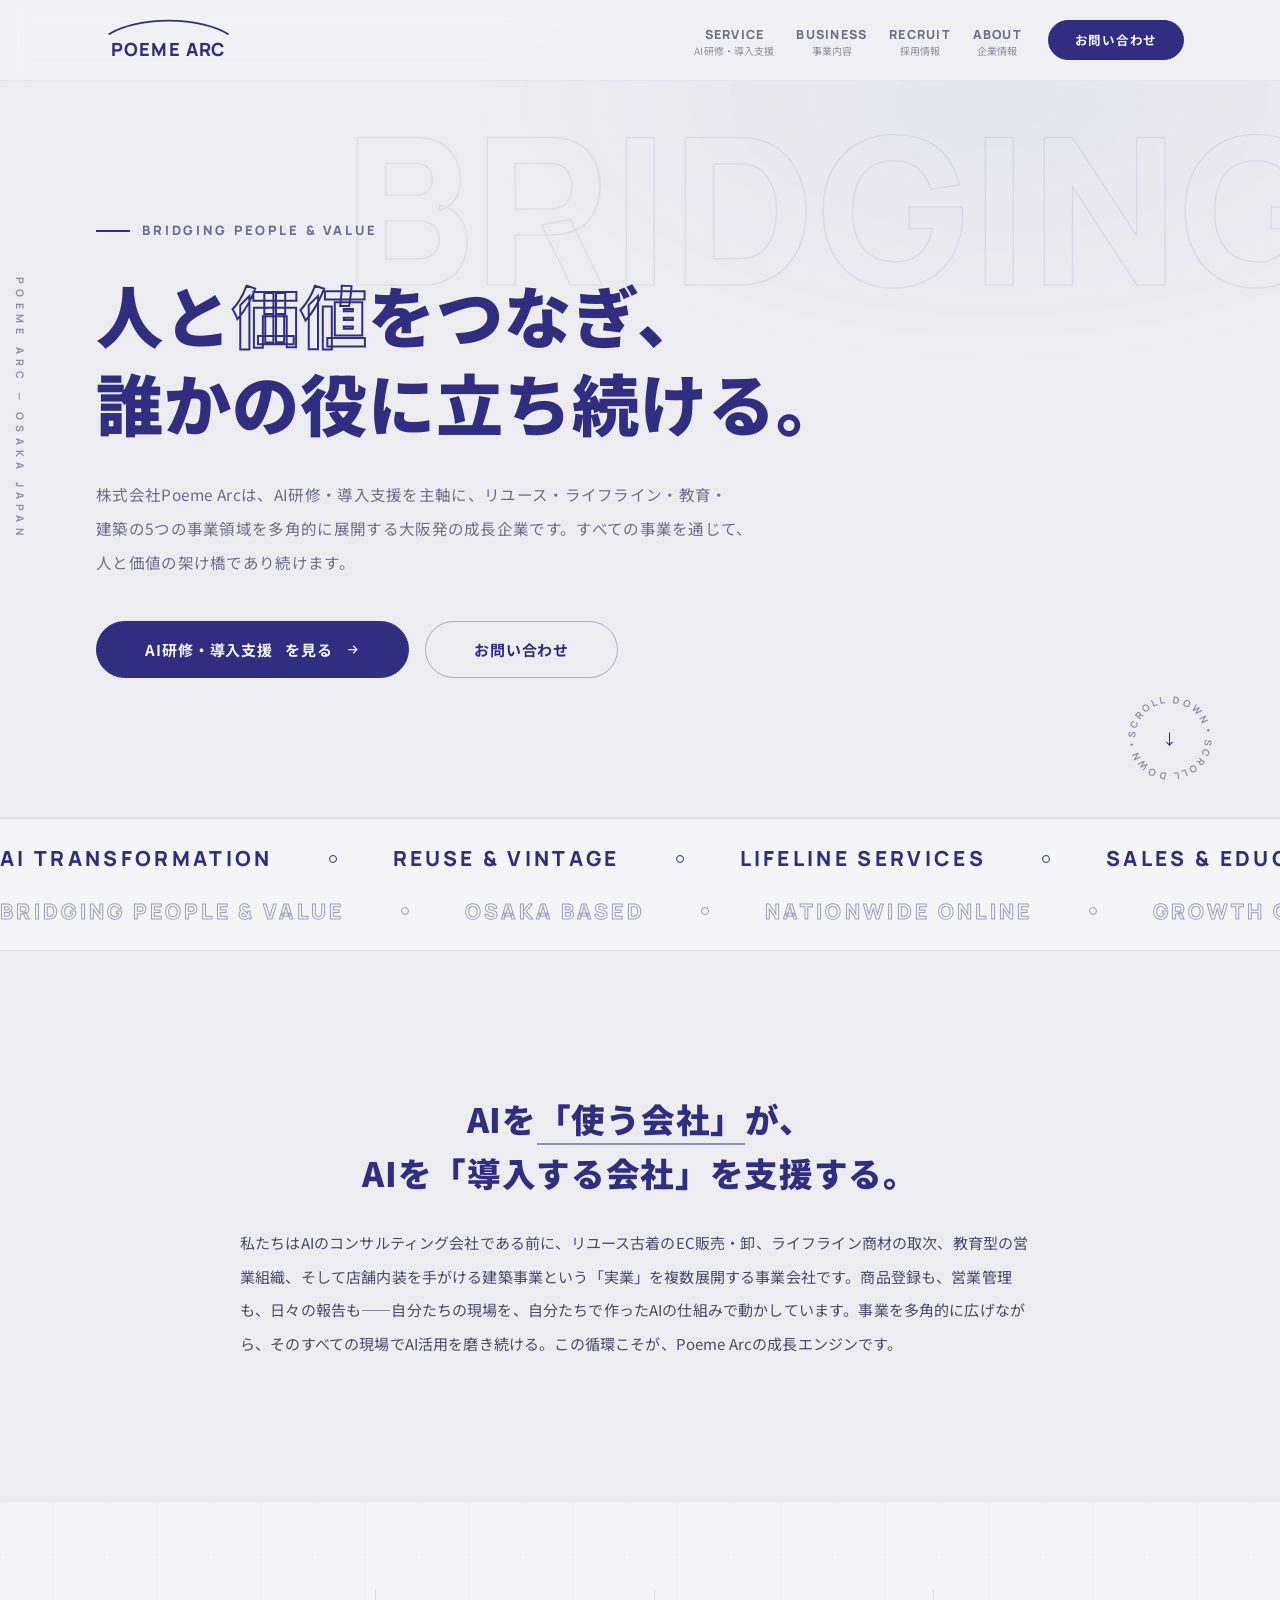
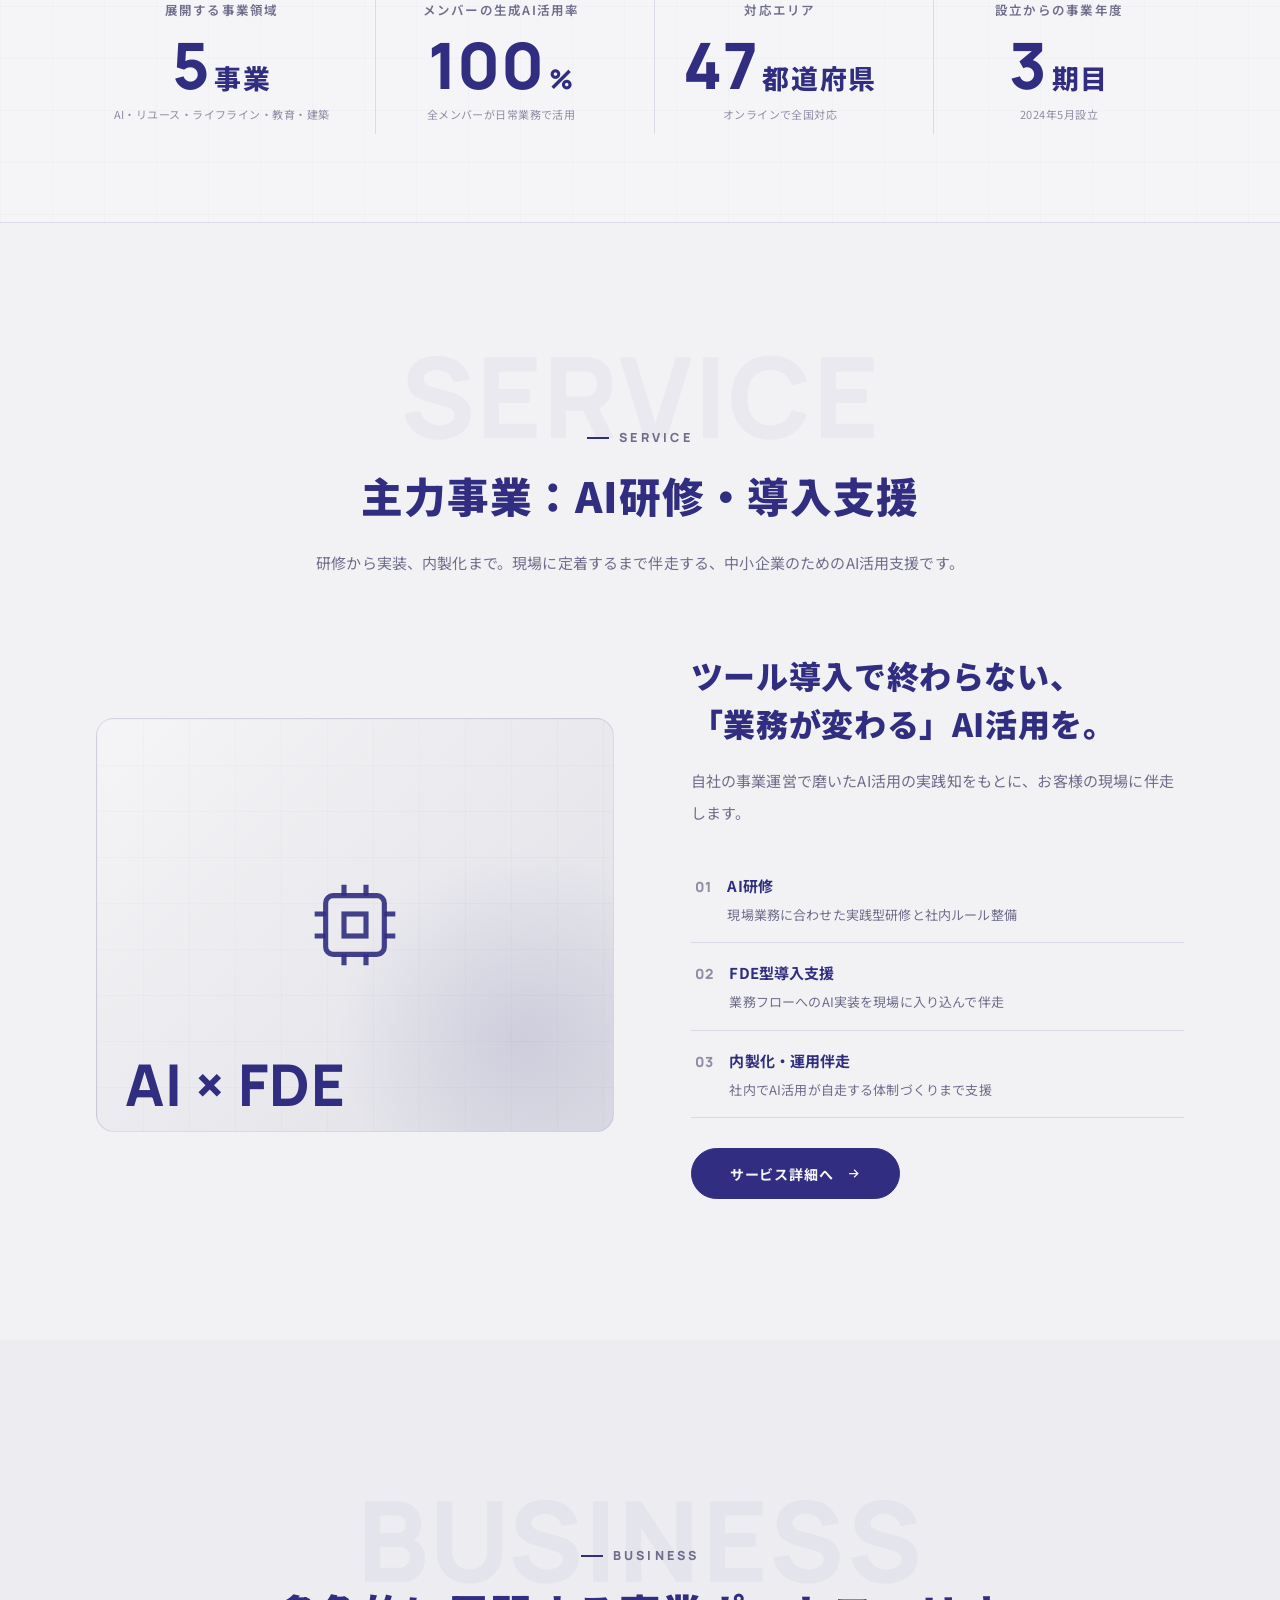
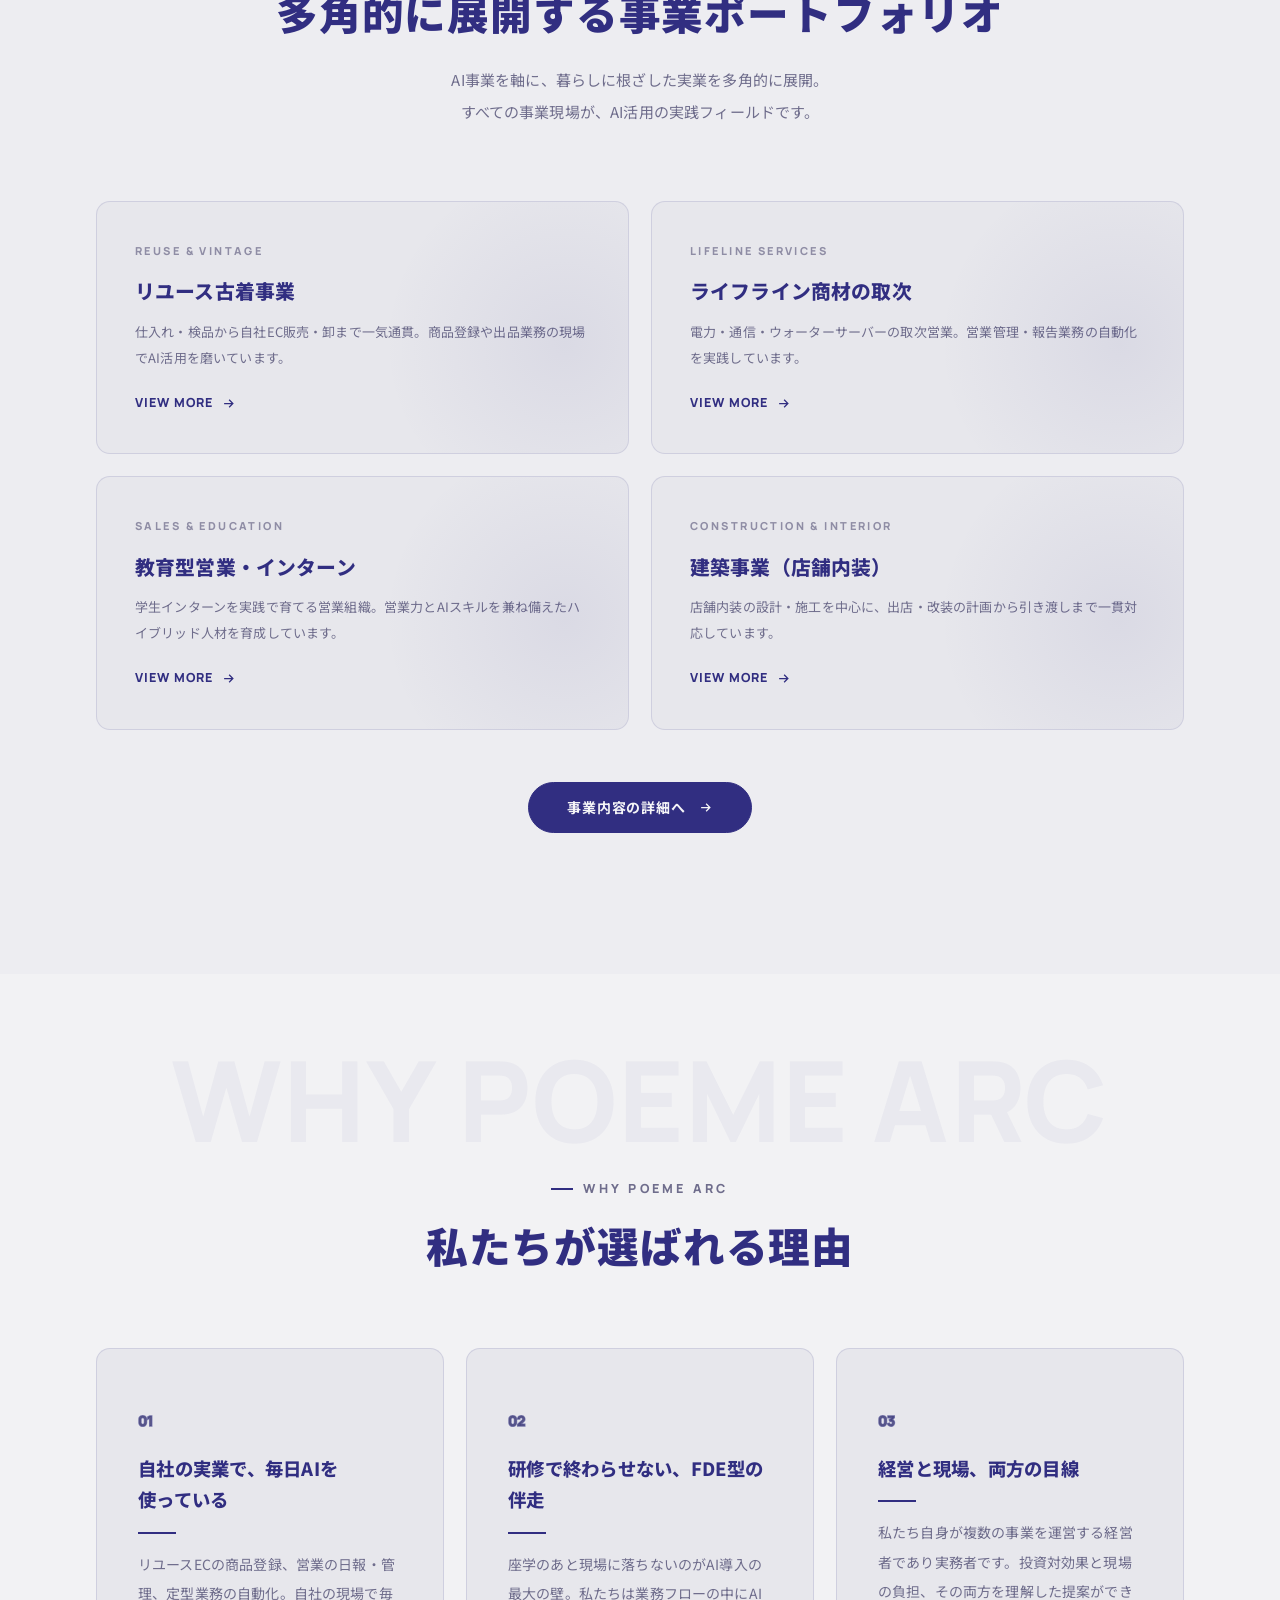
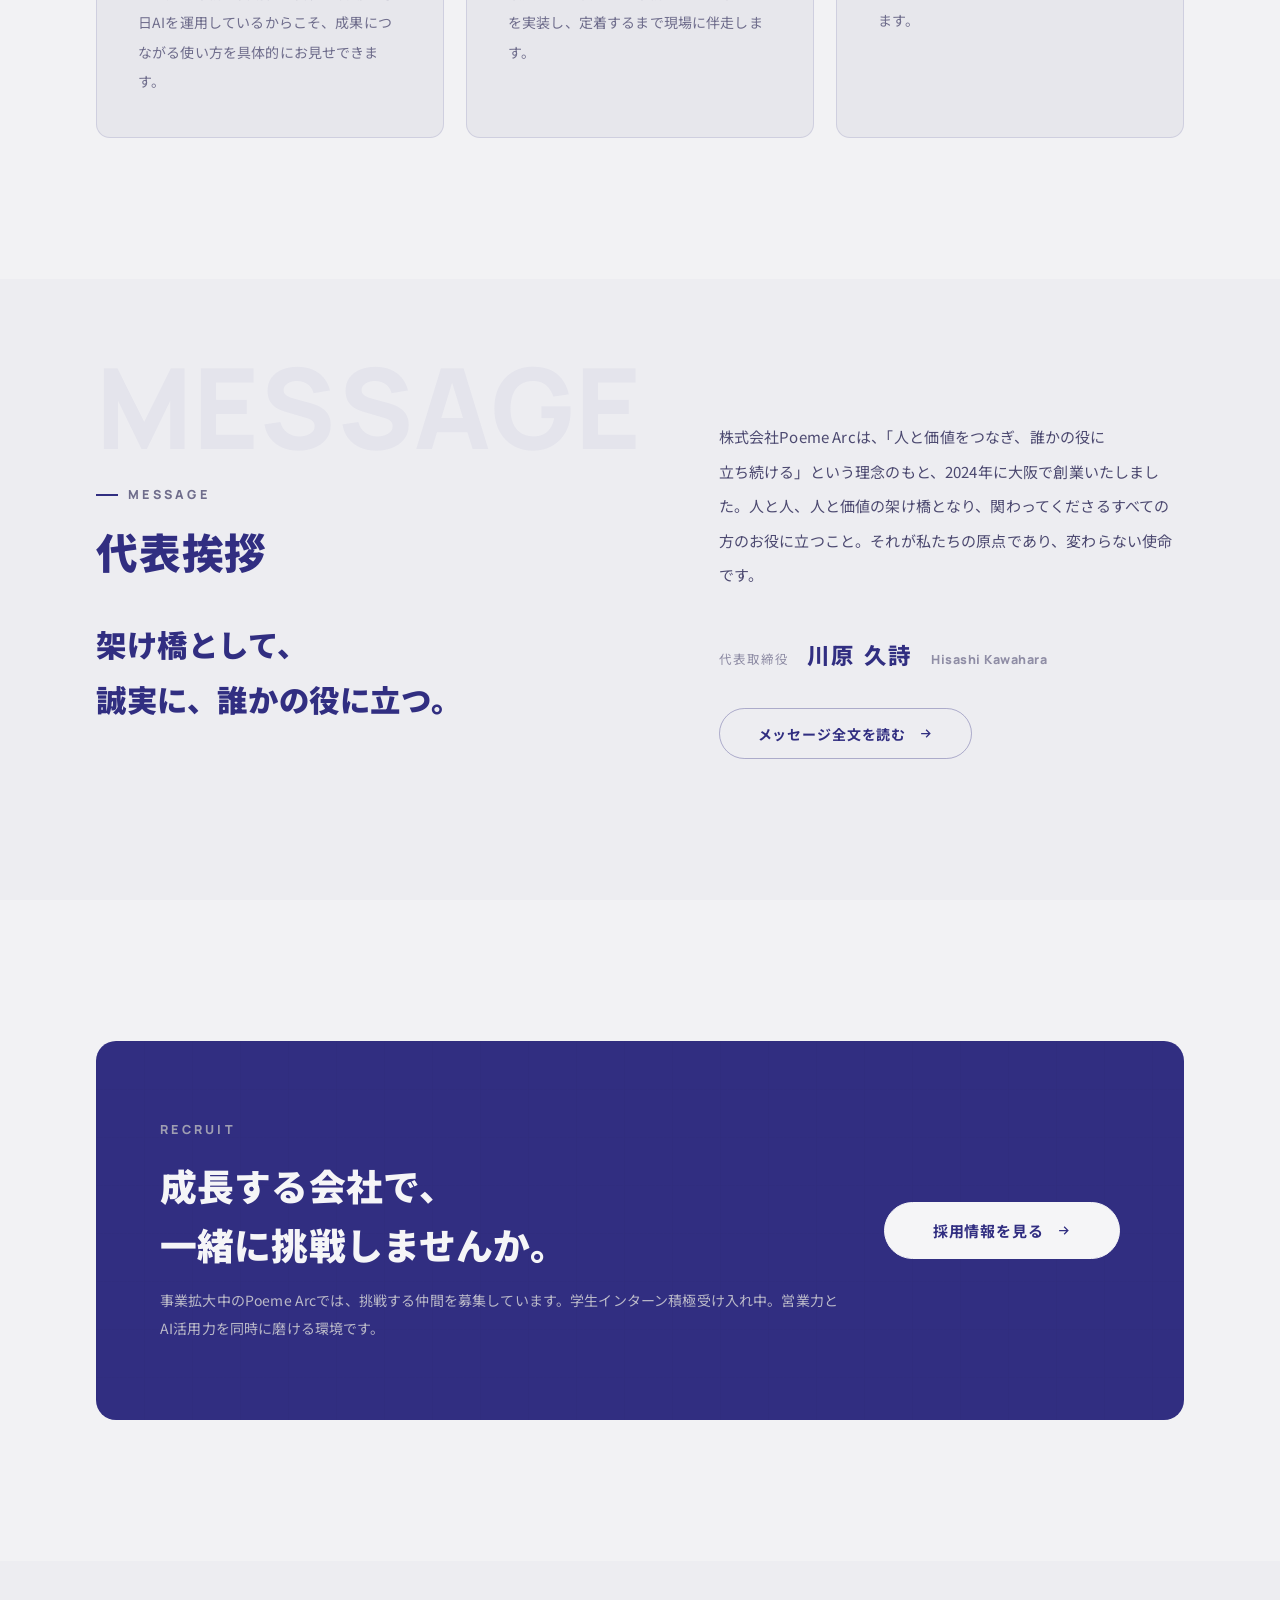
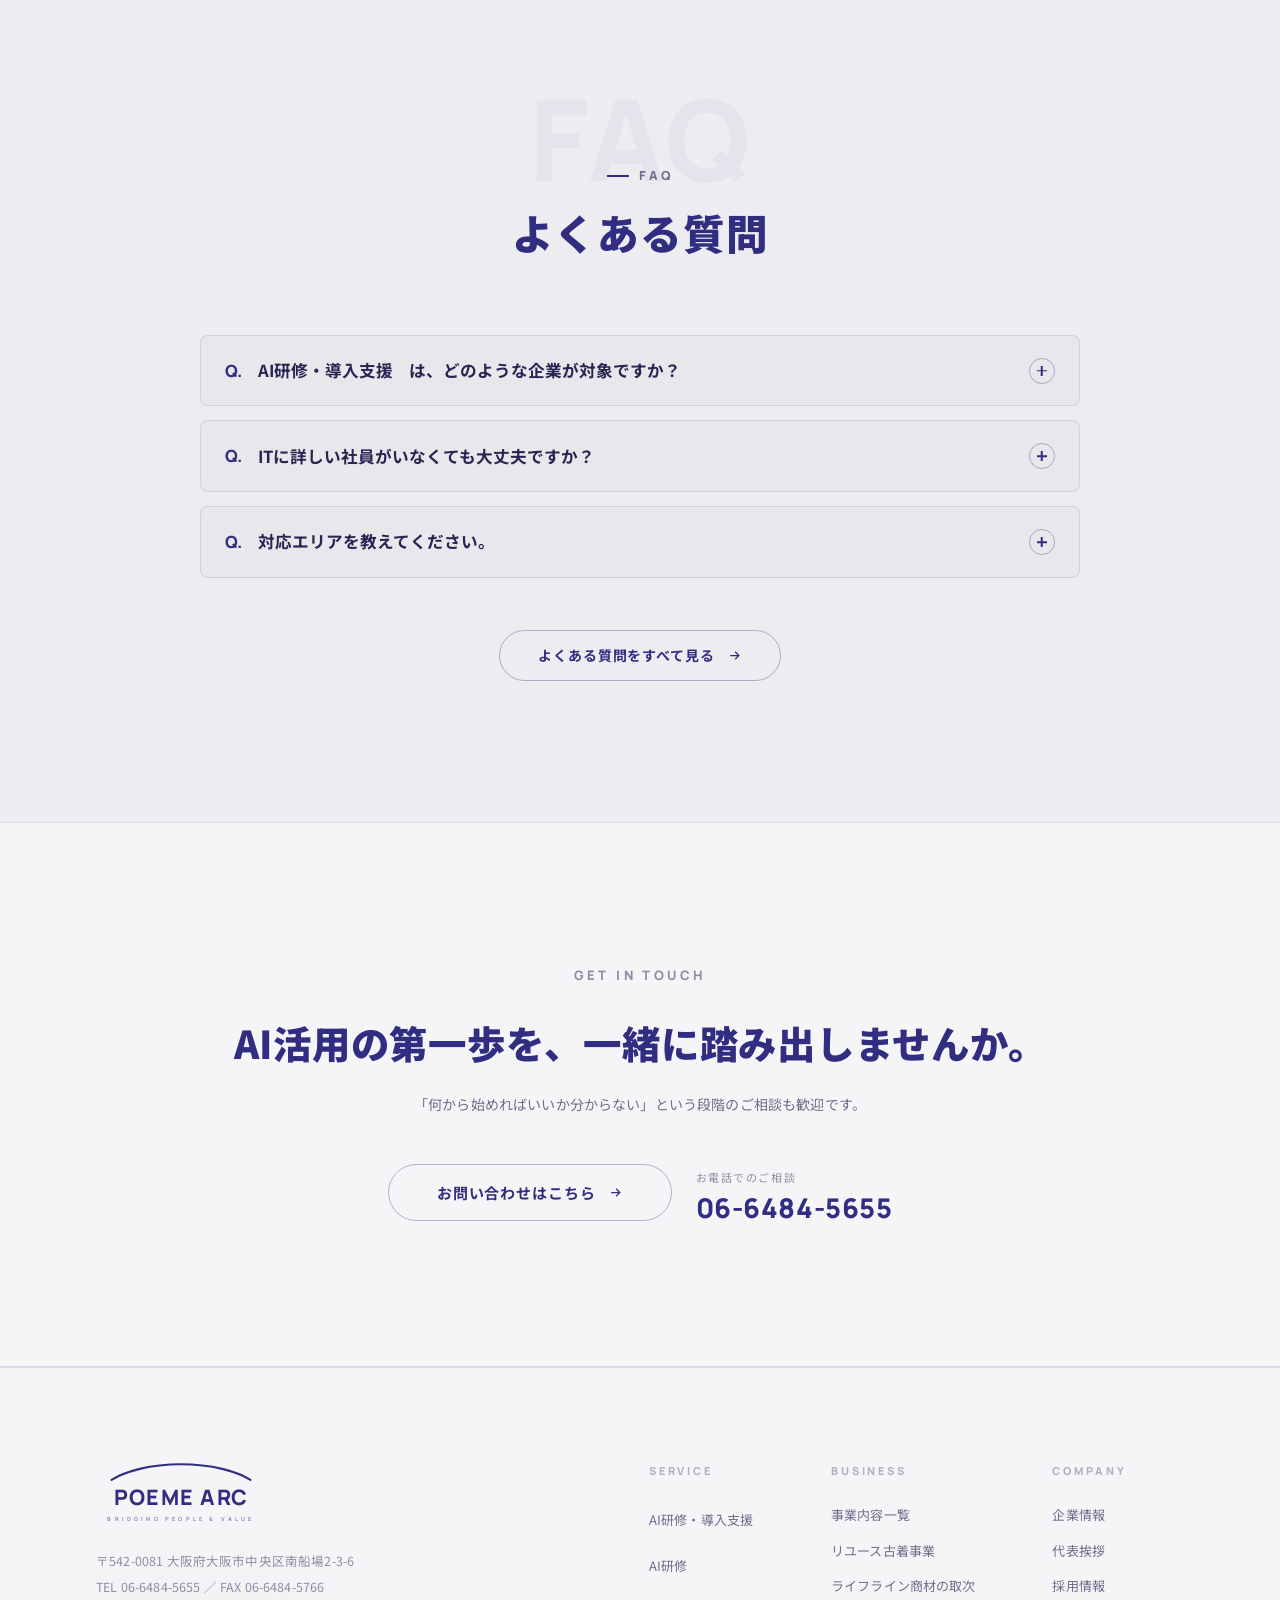
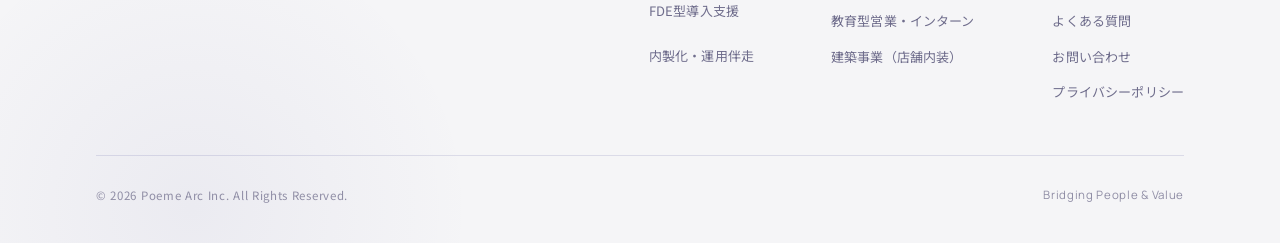
<file: index.html>
<!DOCTYPE html>
<html lang="ja">
<head>
  <meta charset="UTF-8" />
  <meta name="viewport" content="width=device-width, initial-scale=1.0" />
  <meta name="theme-color" content="#ededf1" />
  <link rel="icon" type="image/svg+xml" href="assets/favicon.svg" />
  <link rel="apple-touch-icon" href="assets/apple-touch-icon.png" />

  <title>株式会社Poeme Arc｜人と価値をつなぎ、誰かの役に立ち続ける</title>
  <meta name="description" content="株式会社Poeme Arcは、AI研修・FDE型導入支援を主軸に、リユース古着・ライフライン・教育型営業・店舗内装建築の5つの事業領域を多角的に展開する大阪発の成長企業です。" />
  <meta name="robots" content="index, follow" />
  <link rel="canonical" href="https://poeme-arc.com/" />

  <meta property="og:type" content="website" />
  <meta property="og:site_name" content="株式会社Poeme Arc" />
  <meta property="og:title" content="株式会社Poeme Arc｜人と価値をつなぎ、誰かの役に立ち続ける" />
  <meta property="og:description" content="株式会社Poeme Arcは、AI研修・FDE型導入支援を主軸に、リユース古着・ライフライン・教育型営業・店舗内装建築の5つの事業領域を多角的に展開する大阪発の成長企業です。" />
  <meta property="og:url" content="https://poeme-arc.com/" />
  <meta property="og:locale" content="ja_JP" />
  <meta property="og:image" content="https://poeme-arc.com/assets/ogp.png" />
  <meta property="og:image:width" content="1200" />
  <meta property="og:image:height" content="630" />
  <meta property="og:image:alt" content="株式会社Poeme Arc｜人と価値をつなぎ、誰かの役に立ち続ける。" />
  <meta name="twitter:card" content="summary_large_image" />

  <link rel="preconnect" href="https://fonts.googleapis.com" />
  <link rel="preconnect" href="https://fonts.gstatic.com" crossorigin />
  <link href="https://fonts.googleapis.com/css2?family=Manrope:wght@500;700;800&family=Noto+Sans+JP:wght@400;500;700;900&display=swap" rel="stylesheet" />
  <link rel="stylesheet" href="css/style.css" />

  <script type="application/ld+json">
  {
    "@context": "https://schema.org",
    "@type": "Organization",
    "name": "株式会社Poeme Arc",
    "alternateName": "Poeme Arc Inc.",
    "url": "https://poeme-arc.com/",
    "slogan": "Bridging People & Value",
    "description": "AI研修・FDE型導入支援を主軸に、リユース古着・ライフライン・教育型営業・店舗内装建築の5つの事業領域を多角的に展開する大阪の成長企業。",
    "foundingDate": "2024-05-10",
    "founder": { "@type": "Person", "name": "川原久詩" },
    "telephone": "+81-6-6484-5655",
    "faxNumber": "+81-6-6484-5766",
    "address": {
      "@type": "PostalAddress",
      "postalCode": "542-0081",
      "addressRegion": "大阪府",
      "addressLocality": "大阪市中央区",
      "streetAddress": "南船場2-3-6"
    }
  }
  </script>
</head>

<body>
  <a href="#main" class="skip-link">本文へスキップ</a>

  <!-- ===== HEADER ===== -->
  <header class="header" id="header">
    <div class="container header__inner">
      <a href="index.html" class="brand" aria-label="Poeme Arc ホーム">
        <svg class="brand__logo" viewBox="0 0 240 76" aria-hidden="true"><path d="M22 28 a120 52 0 0 1 196 0" fill="none" stroke="currentColor" stroke-width="3" stroke-linecap="round"/><text x="120" y="64" text-anchor="middle" font-family="Manrope, sans-serif" font-size="30" font-weight="800" letter-spacing="2" fill="currentColor">POEME ARC</text></svg>
      </a>
      <nav class="nav" aria-label="グローバルナビゲーション">
        <ul class="nav__list">
          <li><a href="service.html" class="nav__link"><span class="en">SERVICE</span><span class="jp"><span class="nowrap">AI研修・導入支援</span></span></a></li>
          <li><a href="fields.html" class="nav__link"><span class="en">BUSINESS</span><span class="jp">事業内容</span></a></li>
          <li><a href="recruit.html" class="nav__link"><span class="en">RECRUIT</span><span class="jp">採用情報</span></a></li>
          <li><a href="about.html" class="nav__link"><span class="en">ABOUT</span><span class="jp">企業情報</span></a></li>
        </ul>
        <a href="contact.html" class="btn nav__cta">お問い合わせ</a>
      </nav>
      <button class="nav-toggle" id="navToggle" aria-label="メニューを開く" aria-expanded="false"><span></span><span></span></button>
    </div>
  </header>

  <!-- ===== MOBILE MENU ===== -->
  <div class="mobile-menu" id="mobileMenu">
    <a href="index.html" class="m-link" data-menu-close><span class="en">01</span>ホーム</a>
    <a href="service.html" class="m-link" data-menu-close><span class="en">02</span><span class="nowrap">AI研修・導入支援</span></a>
    <a href="fields.html" class="m-link" data-menu-close><span class="en">03</span>事業内容</a>
    <a href="business-reuse.html" class="m-link" data-menu-close><span class="en">—</span>リユース古着事業</a>
    <a href="business-lifeline.html" class="m-link" data-menu-close><span class="en">—</span>ライフライン商材の取次</a>
    <a href="business-education.html" class="m-link" data-menu-close><span class="en">—</span>教育型営業・インターン</a>
    <a href="business-construction.html" class="m-link" data-menu-close><span class="en">—</span>建築事業（店舗内装）</a>
    <a href="recruit.html" class="m-link" data-menu-close><span class="en">04</span>採用情報</a>
    <a href="about.html" class="m-link" data-menu-close><span class="en">05</span>企業情報</a>
    <a href="faq.html" class="m-link" data-menu-close><span class="en">06</span>よくある質問</a>
    <a href="contact.html" class="m-link" data-menu-close><span class="en">07</span>お問い合わせ</a>
    <div class="m-foot">
      <a href="contact.html" class="btn btn--lg" data-menu-close>お問い合わせ</a>
    </div>
  </div>

  <main id="main">
    <span id="top"></span>

    <!-- ===== HERO ===== -->
    <section class="hero" aria-label="ファーストビュー">
      <p class="hero__deco" aria-hidden="true">BRIDGING</p>
      <div class="container">
        <div class="hero__inner reveal">
          <p class="hero__eyebrow">Bridging People &amp; Value</p>
          <h1 class="hero__title">人と<span class="stroke">価値</span>をつなぎ、<br>誰かの役に<span class="nowrap">立ち続ける</span>。</h1>
          <p class="hero__sub">株式会社<span class="nowrap">Poeme Arc</span>は、<span class="nowrap">AI研修・導入支援</span>を主軸に、リユース・ライフライン・教育・建築の<span class="nowrap">5つ</span>の事業領域を多角的に展開する大阪発の成長企業です。すべての事業を通じて、人と価値の架け橋であり続けます。</p>
          <div class="hero__actions">
            <a href="service.html" class="btn btn--lg"><span class="nowrap">AI研修・導入支援</span>を見る<svg width="15" height="15" viewBox="0 0 24 24" fill="none" stroke="currentColor" stroke-width="2"><path d="M5 12h14M13 6l6 6-6 6"/></svg></a>
            <a href="contact.html" class="btn btn--ghost btn--lg">お問い合わせ</a>
          </div>
        </div>
      </div>
      <p class="hero__side" aria-hidden="true">Poeme Arc — Osaka Japan</p>
      <div class="scroll-badge" aria-hidden="true">
        <svg viewBox="0 0 100 100"><defs><path id="circlePath" d="M50,50 m-38,0 a38,38 0 1,1 76,0 a38,38 0 1,1 -76,0"/></defs><text><textPath href="#circlePath">SCROLL DOWN・SCROLL DOWN・</textPath></text></svg>
        <span class="dot">↓</span>
      </div>
    </section>

    <!-- ===== MARQUEE ===== -->
    <div class="marquee" aria-hidden="true">
      <div class="marquee__track">
        <div class="marquee__seq"><span>AI Transformation</span><span>Reuse &amp; Vintage</span><span>Lifeline Services</span><span>Sales &amp; Education</span><span>Construction &amp; Interior</span></div>
        <div class="marquee__seq"><span>AI Transformation</span><span>Reuse &amp; Vintage</span><span>Lifeline Services</span><span>Sales &amp; Education</span><span>Construction &amp; Interior</span></div>
      </div>
      <div class="marquee__track marquee__track--rev">
        <div class="marquee__seq"><span>Bridging People &amp; Value</span><span>Osaka Based</span><span>Nationwide Online</span><span>Growth Company</span></div>
        <div class="marquee__seq"><span>Bridging People &amp; Value</span><span>Osaka Based</span><span>Nationwide Online</span><span>Growth Company</span></div>
      </div>
    </div>

    <!-- ===== ABOUT ===== -->
    <section class="section" aria-label="私たちについて">
      <div class="container">
        <div class="intro reveal">
          <h2>AIを<span class="blue">「使う会社」</span>が、<br>AIを「導入する会社」を支援する。</h2>
          <p>私たちはAIのコンサルティング会社である前に、リユース古着の<span class="nowrap">EC販売</span>・卸、ライフライン商材の取次、教育型の営業組織、そして店舗内装を手がける建築事業という「実業」を複数展開する事業会社です。商品登録も、営業管理も、日々の報告も——自分たちの現場を、自分たちで作ったAIの仕組みで動かしています。事業を多角的に広げながら、そのすべての現場で<span class="nowrap">AI活用</span>を磨き続ける。この循環こそが、<span class="nowrap">Poeme Arc</span>の成長エンジンです。</p>
        </div>
      </div>
    </section>

    <!-- ===== STATS ===== -->
    <div class="stats-band" aria-label="数字で見るPoeme Arc">
      <div class="container">
        <div class="stats reveal" data-stagger>
          <div class="stat">
            <span class="stat__label">展開する事業領域</span>
            <span class="stat__value"><span data-count="5">5</span><small>事業</small></span>
            <span class="stat__note">AI・リユース・ライフライン・教育・建築</span>
          </div>
          <div class="stat">
            <span class="stat__label">メンバーの<span class="nowrap">生成AI</span>活用率</span>
            <span class="stat__value"><span data-count="100">100</span><small>%</small></span>
            <span class="stat__note">全メンバーが日常業務で活用</span>
          </div>
          <div class="stat">
            <span class="stat__label">対応エリア</span>
            <span class="stat__value"><span data-count="47">47</span><small>都道府県</small></span>
            <span class="stat__note">オンラインで全国対応</span>
          </div>
          <div class="stat">
            <span class="stat__label">設立からの事業年度</span>
            <span class="stat__value"><span data-count="3">3</span><small>期目</small></span>
            <span class="stat__note"><span class="nowrap">2024年5月設立</span></span>
          </div>
        </div>
      </div>
    </div>

    <!-- ===== SERVICE（主力事業） ===== -->
    <section class="section section--soft" id="service" aria-label="主力事業">
      <div class="container">
        <div class="sec-head sec-head--center reveal">
          <span class="sec-ghost" aria-hidden="true">Service</span>
          <p class="sec-tag">Service</p>
          <h2 class="sec-title">主力事業：<span class="nowrap">AI研修・導入支援</span></h2>
          <p class="sec-lead">研修から実装、内製化まで。現場に定着するまで伴走する、中小企業のための<span class="nowrap">AI活用</span>支援です。</p>
        </div>
        <div class="feature reveal">
          <div class="feature__panel">
            <span class="icon" aria-hidden="true"><svg viewBox="0 0 24 24" fill="none" stroke="currentColor" stroke-width="1.4"><rect x="4" y="4" width="16" height="16" rx="2"/><rect x="9" y="9" width="6" height="6"/><path d="M9 1v3M15 1v3M9 20v3M15 20v3M1 9h3M1 15h3M20 9h3M20 15h3"/></svg></span>
            <span class="big" aria-hidden="true">AI &times; FDE</span>
          </div>
          <div class="feature__body">
            <h3>ツール導入で終わらない、<br>「業務が変わる」<span class="nowrap">AI活用</span>を。</h3>
            <p>自社の事業運営で磨いた<span class="nowrap">AI活用</span>の実践知をもとに、お客様の現場に伴走します。</p>
            <ul class="feature__menu">
              <li><span class="no">01</span><span class="t"><span class="nowrap">AI研修</span><span class="d">現場業務に合わせた実践型研修と社内ルール整備</span></span></li>
              <li><span class="no">02</span><span class="t"><span class="nowrap">FDE型導入支援</span><span class="d">業務フローへの<span class="nowrap">AI実装</span>を現場に入り込んで伴走</span></span></li>
              <li><span class="no">03</span><span class="t"><span class="nowrap">内製化・運用伴走</span><span class="d">社内で<span class="nowrap">AI活用</span>が自走する体制づくりまで支援</span></span></li>
            </ul>
            <div style="margin-top:30px;">
              <a href="service.html" class="btn">サービス詳細へ<svg width="15" height="15" viewBox="0 0 24 24" fill="none" stroke="currentColor" stroke-width="2"><path d="M5 12h14M13 6l6 6-6 6"/></svg></a>
            </div>
          </div>
        </div>
      </div>
    </section>

    <!-- ===== BUSINESS ===== -->
    <section class="section" id="business" aria-label="事業内容">
      <div class="container">
        <div class="sec-head sec-head--center reveal">
          <span class="sec-ghost" aria-hidden="true">Business</span>
          <p class="sec-tag">Business</p>
          <h2 class="sec-title">多角的に展開する事業ポートフォリオ</h2>
          <p class="sec-lead">AI事業を軸に、暮らしに根ざした実業を多角的に展開。すべての事業現場が、<span class="nowrap">AI活用</span>の実践フィールドです。</p>
        </div>
        <div class="fields reveal" data-stagger>
          <a href="business-reuse.html" class="field-card">
            <span class="field-card__en">Reuse &amp; Vintage</span>
            <h3>リユース古着事業</h3>
            <p>仕入れ・検品から自社<span class="nowrap">EC販売</span>・卸まで一気通貫。商品登録や出品業務の現場で<span class="nowrap">AI活用</span>を磨いています。</p>
            <span class="card__link">VIEW MORE <svg width="15" height="15" viewBox="0 0 24 24" fill="none" stroke="currentColor" stroke-width="2"><path d="M5 12h14M13 6l6 6-6 6"/></svg></span>
          </a>
          <a href="business-lifeline.html" class="field-card">
            <span class="field-card__en">Lifeline Services</span>
            <h3>ライフライン商材の取次</h3>
            <p>電力・通信・ウォーターサーバーの取次営業。営業管理・報告業務の自動化を実践しています。</p>
            <span class="card__link">VIEW MORE <svg width="15" height="15" viewBox="0 0 24 24" fill="none" stroke="currentColor" stroke-width="2"><path d="M5 12h14M13 6l6 6-6 6"/></svg></span>
          </a>
          <a href="business-education.html" class="field-card">
            <span class="field-card__en">Sales &amp; Education</span>
            <h3>教育型営業・インターン</h3>
            <p>学生インターンを実践で育てる営業組織。営業力と<span class="nowrap">AIスキル</span>を兼ね備えたハイブリッド人材を育成しています。</p>
            <span class="card__link">VIEW MORE <svg width="15" height="15" viewBox="0 0 24 24" fill="none" stroke="currentColor" stroke-width="2"><path d="M5 12h14M13 6l6 6-6 6"/></svg></span>
          </a>
          <a href="business-construction.html" class="field-card">
            <span class="field-card__en">Construction &amp; Interior</span>
            <h3>建築事業（店舗内装）</h3>
            <p>店舗内装の設計・施工を中心に、出店・改装の計画から引き渡しまで一貫対応しています。</p>
            <span class="card__link">VIEW MORE <svg width="15" height="15" viewBox="0 0 24 24" fill="none" stroke="currentColor" stroke-width="2"><path d="M5 12h14M13 6l6 6-6 6"/></svg></span>
          </a>
        </div>
        <div class="sec-more reveal">
          <a href="fields.html" class="btn">事業内容の詳細へ<svg width="15" height="15" viewBox="0 0 24 24" fill="none" stroke="currentColor" stroke-width="2"><path d="M5 12h14M13 6l6 6-6 6"/></svg></a>
        </div>
      </div>
    </section>

    <!-- ===== WHY ===== -->
    <section class="section section--soft" id="why" aria-label="選ばれる理由">
      <div class="container">
        <div class="sec-head sec-head--center reveal">
          <span class="sec-ghost" aria-hidden="true">Why Poeme Arc</span>
          <p class="sec-tag">Why Poeme Arc</p>
          <h2 class="sec-title">私たちが選ばれる理由</h2>
        </div>
        <div class="strengths reveal" data-stagger>
          <div class="strength">
            <p class="strength__no">01</p>
            <h3>自社の実業で、毎日AIを使っている</h3>
            <p>リユースECの商品登録、営業の日報・管理、定型業務の自動化。自社の現場で毎日AIを運用しているからこそ、成果につながる使い方を具体的にお見せできます。</p>
          </div>
          <div class="strength">
            <p class="strength__no">02</p>
            <h3>研修で終わらせない、<span class="nowrap">FDE型</span>の伴走</h3>
            <p>座学のあと現場に落ちないのが<span class="nowrap">AI導入</span>の最大の壁。私たちは業務フローの中にAIを実装し、定着するまで現場に伴走します。</p>
          </div>
          <div class="strength">
            <p class="strength__no">03</p>
            <h3>経営と現場、両方の目線</h3>
            <p>私たち自身が複数の事業を運営する経営者であり実務者です。投資対効果と現場の負担、その両方を理解した提案ができます。</p>
          </div>
        </div>
      </div>
    </section>

    <!-- ===== MESSAGE digest ===== -->
    <section class="section" id="message" aria-label="代表挨拶">
      <div class="container">
        <div class="message">
          <div class="message__head reveal">
            <div class="sec-head">
              <span class="sec-ghost" aria-hidden="true">Message</span>
              <p class="sec-tag">Message</p>
              <h2 class="sec-title">代表挨拶</h2>
            </div>
            <p class="message__title">架け橋として、<br>誠実に、誰かの役に立つ。</p>
          </div>
          <div class="message__body reveal">
            <p>株式会社<span class="nowrap">Poeme Arc</span>は、「人と価値をつなぎ、誰かの役に<span class="nowrap">立ち続ける</span>」という理念のもと、<span class="nowrap">2024年</span>に大阪で創業いたしました。人と人、人と価値の架け橋となり、関わってくださるすべての方のお役に立つこと。それが私たちの原点であり、変わらない使命です。</p>
            <div class="sign">
              <span class="sign__role">代表取締役</span>
              <span class="sign__name">川原 久詩</span>
              <span class="sign__en">Hisashi Kawahara</span>
            </div>
            <div style="margin-top:32px;">
              <a href="about.html#message" class="btn btn--ghost">メッセージ全文を読む<svg width="15" height="15" viewBox="0 0 24 24" fill="none" stroke="currentColor" stroke-width="2"><path d="M5 12h14M13 6l6 6-6 6"/></svg></a>
            </div>
          </div>
        </div>
      </div>
    </section>

    <!-- ===== RECRUIT ===== -->
    <section class="section section--soft" id="recruit" aria-label="採用情報">
      <div class="container">
        <div class="recruit-band reveal">
          <div>
            <p class="recruit-band__en">Recruit</p>
            <h2 class="recruit-band__title">成長する会社で、<br class="sp-only">一緒に挑戦しませんか。</h2>
            <p class="recruit-band__text">事業拡大中の<span class="nowrap">Poeme Arc</span>では、挑戦する仲間を募集しています。学生インターン積極受け入れ中。営業力と<span class="nowrap">AI活用力</span>を同時に磨ける環境です。</p>
          </div>
          <div class="recruit-band__action">
            <a href="recruit.html" class="btn btn--light btn--lg">採用情報を見る<svg width="15" height="15" viewBox="0 0 24 24" fill="none" stroke="currentColor" stroke-width="2"><path d="M5 12h14M13 6l6 6-6 6"/></svg></a>
          </div>
        </div>
      </div>
    </section>

    <!-- ===== FAQ digest ===== -->
    <section class="section" id="faq" aria-label="よくある質問">
      <div class="container">
        <div class="sec-head sec-head--center reveal">
          <span class="sec-ghost" aria-hidden="true">FAQ</span>
          <p class="sec-tag">FAQ</p>
          <h2 class="sec-title">よくある質問</h2>
        </div>
        <div class="faq reveal">
          <div class="faq__item">
            <button class="faq__q" aria-expanded="false"><span class="qm">Q.</span><span class="nowrap">AI研修・導入支援</span>は、どのような企業が対象ですか？<span class="faq__toggle" aria-hidden="true"></span></button>
            <div class="faq__a"><div class="faq__a-inner">業種・規模を問わずご相談いただけます。専任の<span class="nowrap">IT担当</span>がいない中小企業様でも、現場の業務内容に合わせて<span class="nowrap">AI活用</span>の設計から研修・定着までを伴走してご支援します。</div></div>
          </div>
          <div class="faq__item">
            <button class="faq__q" aria-expanded="false"><span class="qm">Q.</span>ITに詳しい社員がいなくても大丈夫ですか？<span class="faq__toggle" aria-hidden="true"></span></button>
            <div class="faq__a"><div class="faq__a-inner">はい。ツールの操作研修だけでなく、業務への落とし込みから社内に定着するまでを一緒に進めますのでご安心ください。</div></div>
          </div>
          <div class="faq__item">
            <button class="faq__q" aria-expanded="false"><span class="qm">Q.</span>対応エリアを教えてください。<span class="faq__toggle" aria-hidden="true"></span></button>
            <div class="faq__a"><div class="faq__a-inner">大阪を拠点としていますが、オンラインでのお打ち合わせ・ご支援に対応しており、全国からご相談いただけます。</div></div>
          </div>
        </div>
        <div class="sec-more reveal">
          <a href="faq.html" class="btn btn--ghost">よくある質問をすべて見る<svg width="15" height="15" viewBox="0 0 24 24" fill="none" stroke="currentColor" stroke-width="2"><path d="M5 12h14M13 6l6 6-6 6"/></svg></a>
        </div>
      </div>
    </section>

    <!-- ===== CTA BAND ===== -->
    <section class="section section--dark cta-band" aria-label="ご相談はこちら">
      <div class="container">
        <p class="cta-band__en reveal">Get in Touch</p>
        <h2 class="cta-band__title reveal"><span class="nowrap">AI活用</span>の第一歩を、<br class="sp-only">一緒に踏み出しませんか。</h2>
        <p class="cta-band__sub reveal">「何から始めればいいか分からない」という段階のご相談も歓迎です。</p>
        <div class="cta-band__actions reveal">
          <a href="contact.html" class="btn btn--light btn--lg">お問い合わせはこちら<svg width="15" height="15" viewBox="0 0 24 24" fill="none" stroke="currentColor" stroke-width="2"><path d="M5 12h14M13 6l6 6-6 6"/></svg></a>
          <p class="cta-band__tel">
            <span class="label">お電話でのご相談</span>
            <a href="tel:0664845655" class="num">06-6484-5655</a>
          </p>
        </div>
      </div>
    </section>
  </main>

  <!-- ===== FOOTER ===== -->
  <footer class="footer">
    <div class="container">
      <div class="footer__top">
        <div class="footer__brand">
          <a href="index.html" class="brand">
            <svg class="brand__logo brand__logo--full" viewBox="0 0 240 96" aria-hidden="true"><path d="M22 28 a120 52 0 0 1 196 0" fill="none" stroke="currentColor" stroke-width="3" stroke-linecap="round"/><text x="120" y="64" text-anchor="middle" font-family="Manrope, sans-serif" font-size="30" font-weight="800" letter-spacing="2" fill="currentColor">POEME ARC</text><text x="120" y="86" text-anchor="middle" font-family="Manrope, sans-serif" font-size="8" font-weight="700" letter-spacing="4.5" fill="currentColor" opacity=".55">BRIDGING PEOPLE &amp; VALUE</text></svg>
          </a>
          <p class="footer__info">〒542-0081 大阪府大阪市中央区南船場2-3-6<br>TEL 06-6484-5655 ／ FAX 06-6484-5766</p>
        </div>
        <div class="footer__cols">
          <div class="footer__col">
            <h4>Service</h4>
            <a href="service.html"><span class="nowrap">AI研修・導入支援</span></a>
            <a href="service.html#training"><span class="nowrap">AI研修</span></a>
            <a href="service.html#fde"><span class="nowrap">FDE型導入支援</span></a>
            <a href="service.html#internal"><span class="nowrap">内製化・運用伴走</span></a>
          </div>
          <div class="footer__col">
            <h4>Business</h4>
            <a href="fields.html">事業内容一覧</a>
            <a href="business-reuse.html">リユース古着事業</a>
            <a href="business-lifeline.html">ライフライン商材の取次</a>
            <a href="business-education.html">教育型営業・インターン</a>
            <a href="business-construction.html">建築事業（店舗内装）</a>
          </div>
          <div class="footer__col">
            <h4>Company</h4>
            <a href="about.html">企業情報</a>
            <a href="about.html#message">代表挨拶</a>
            <a href="recruit.html">採用情報</a>
            <a href="faq.html">よくある質問</a>
            <a href="contact.html">お問い合わせ</a>
            <a href="privacy.html">プライバシーポリシー</a>
          </div>
        </div>
      </div>
      <div class="footer__bottom">
        <small>&copy; 2026 Poeme Arc Inc. All Rights Reserved.</small>
        <small class="en">Bridging People &amp; Value</small>
      </div>
    </div>
  </footer>

  <button class="to-top" id="toTop" aria-label="ページ上部へ戻る"><svg width="18" height="18" viewBox="0 0 24 24" fill="none" stroke="currentColor" stroke-width="2"><path d="M12 19V5M5 12l7-7 7 7"/></svg></button>

  <script src="js/main.js" defer></script>
</body>
</html>
</file>
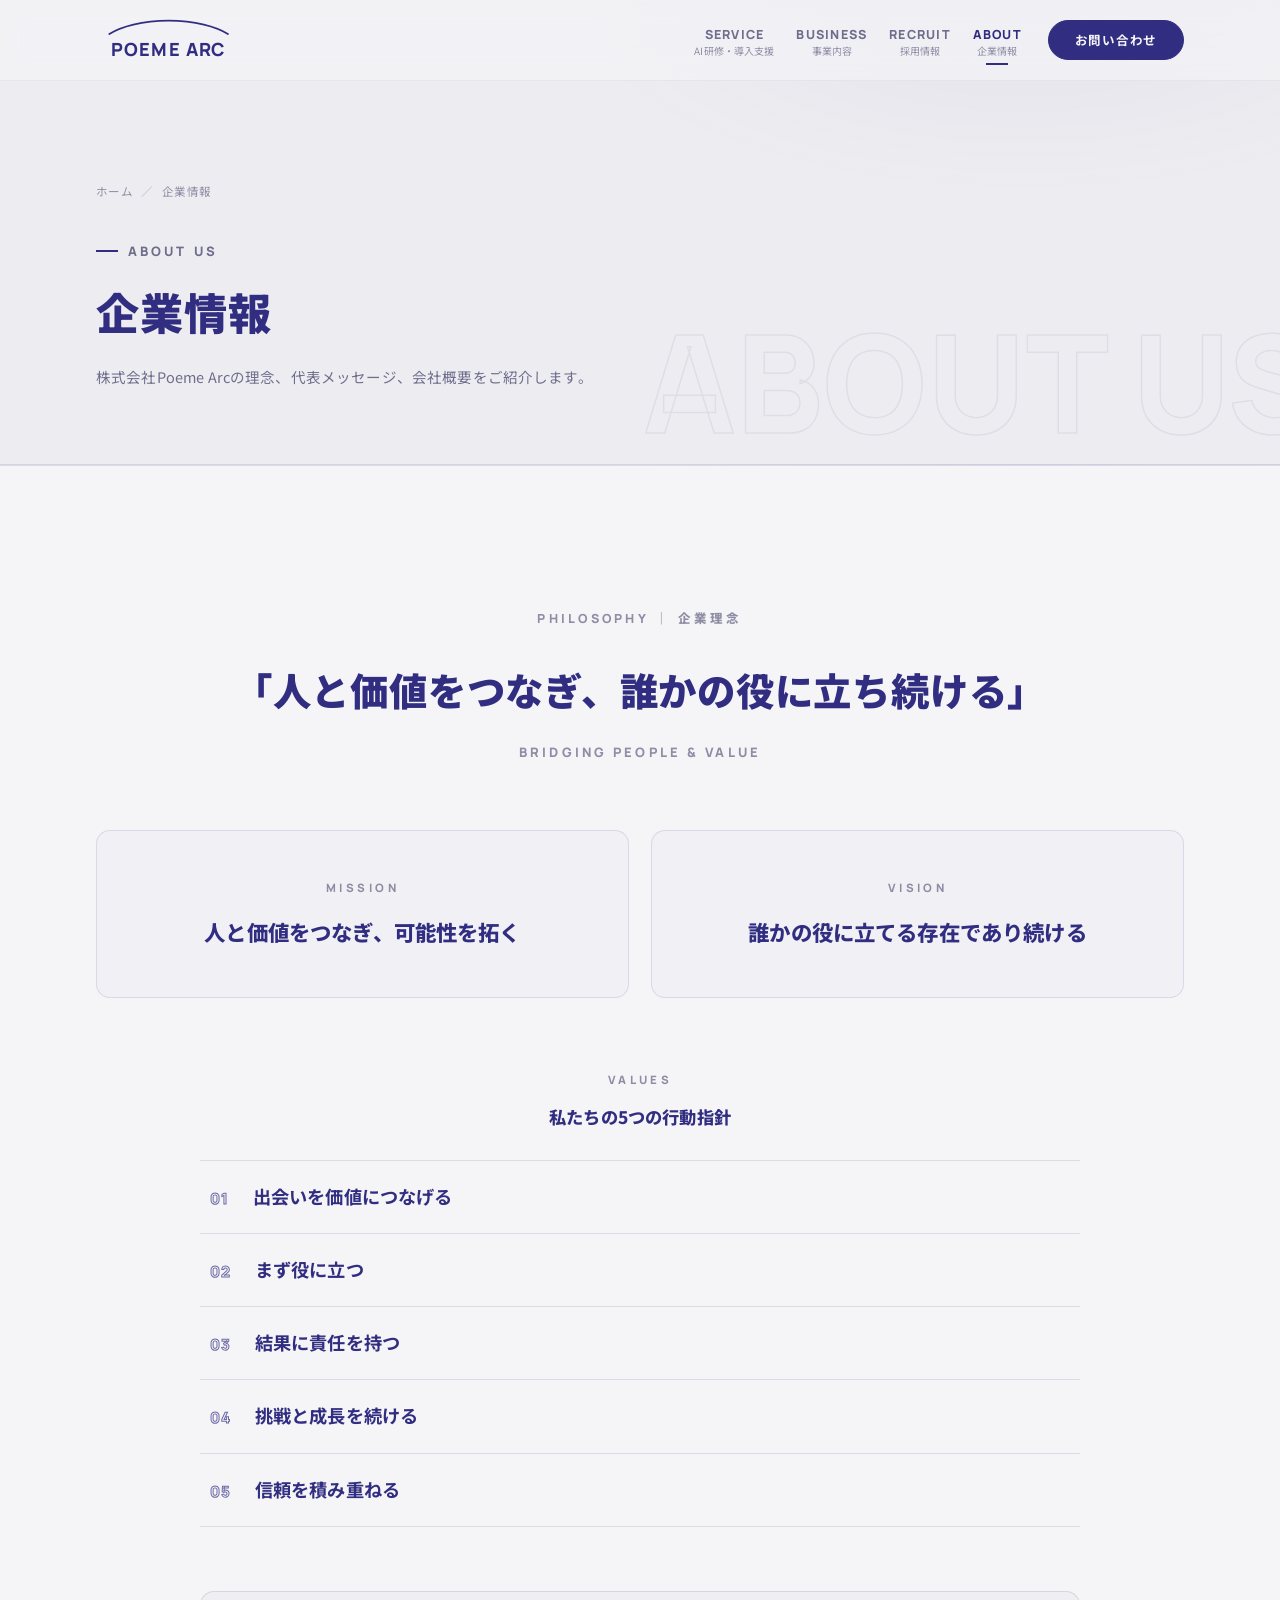
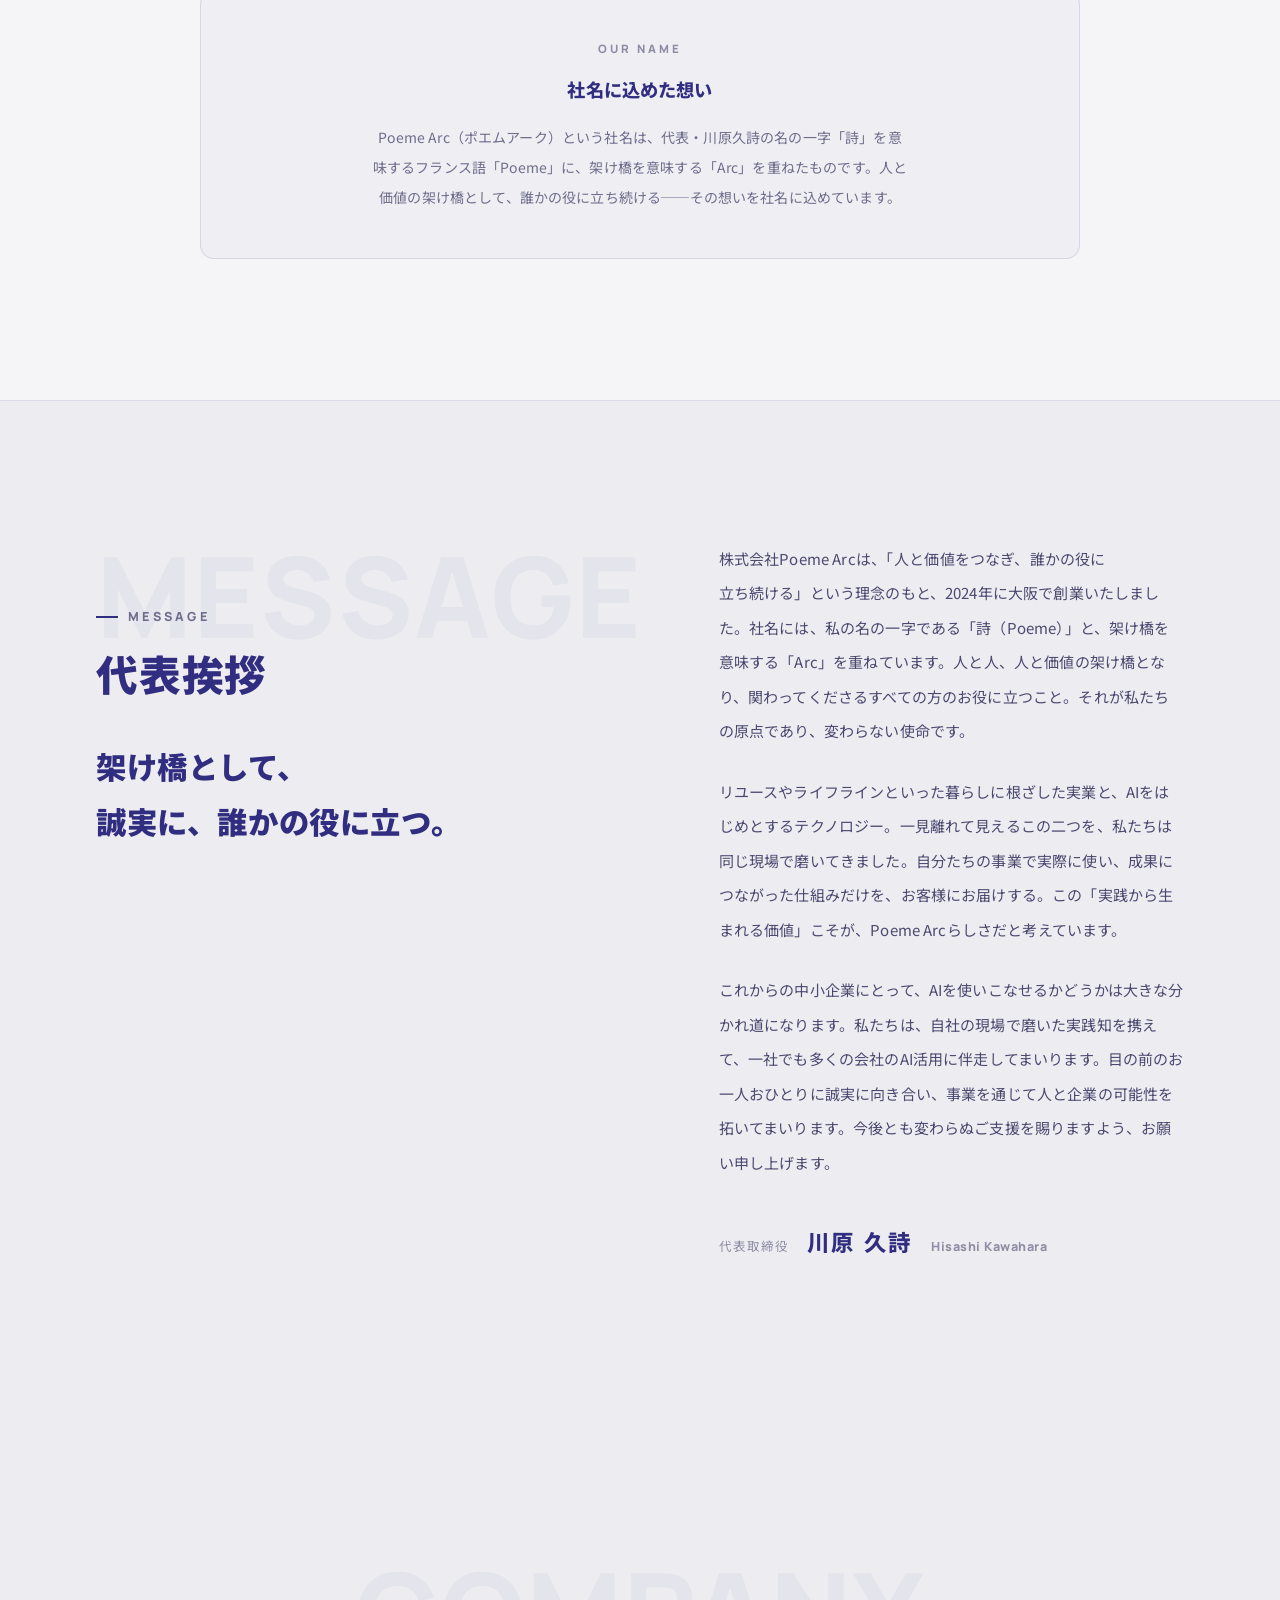
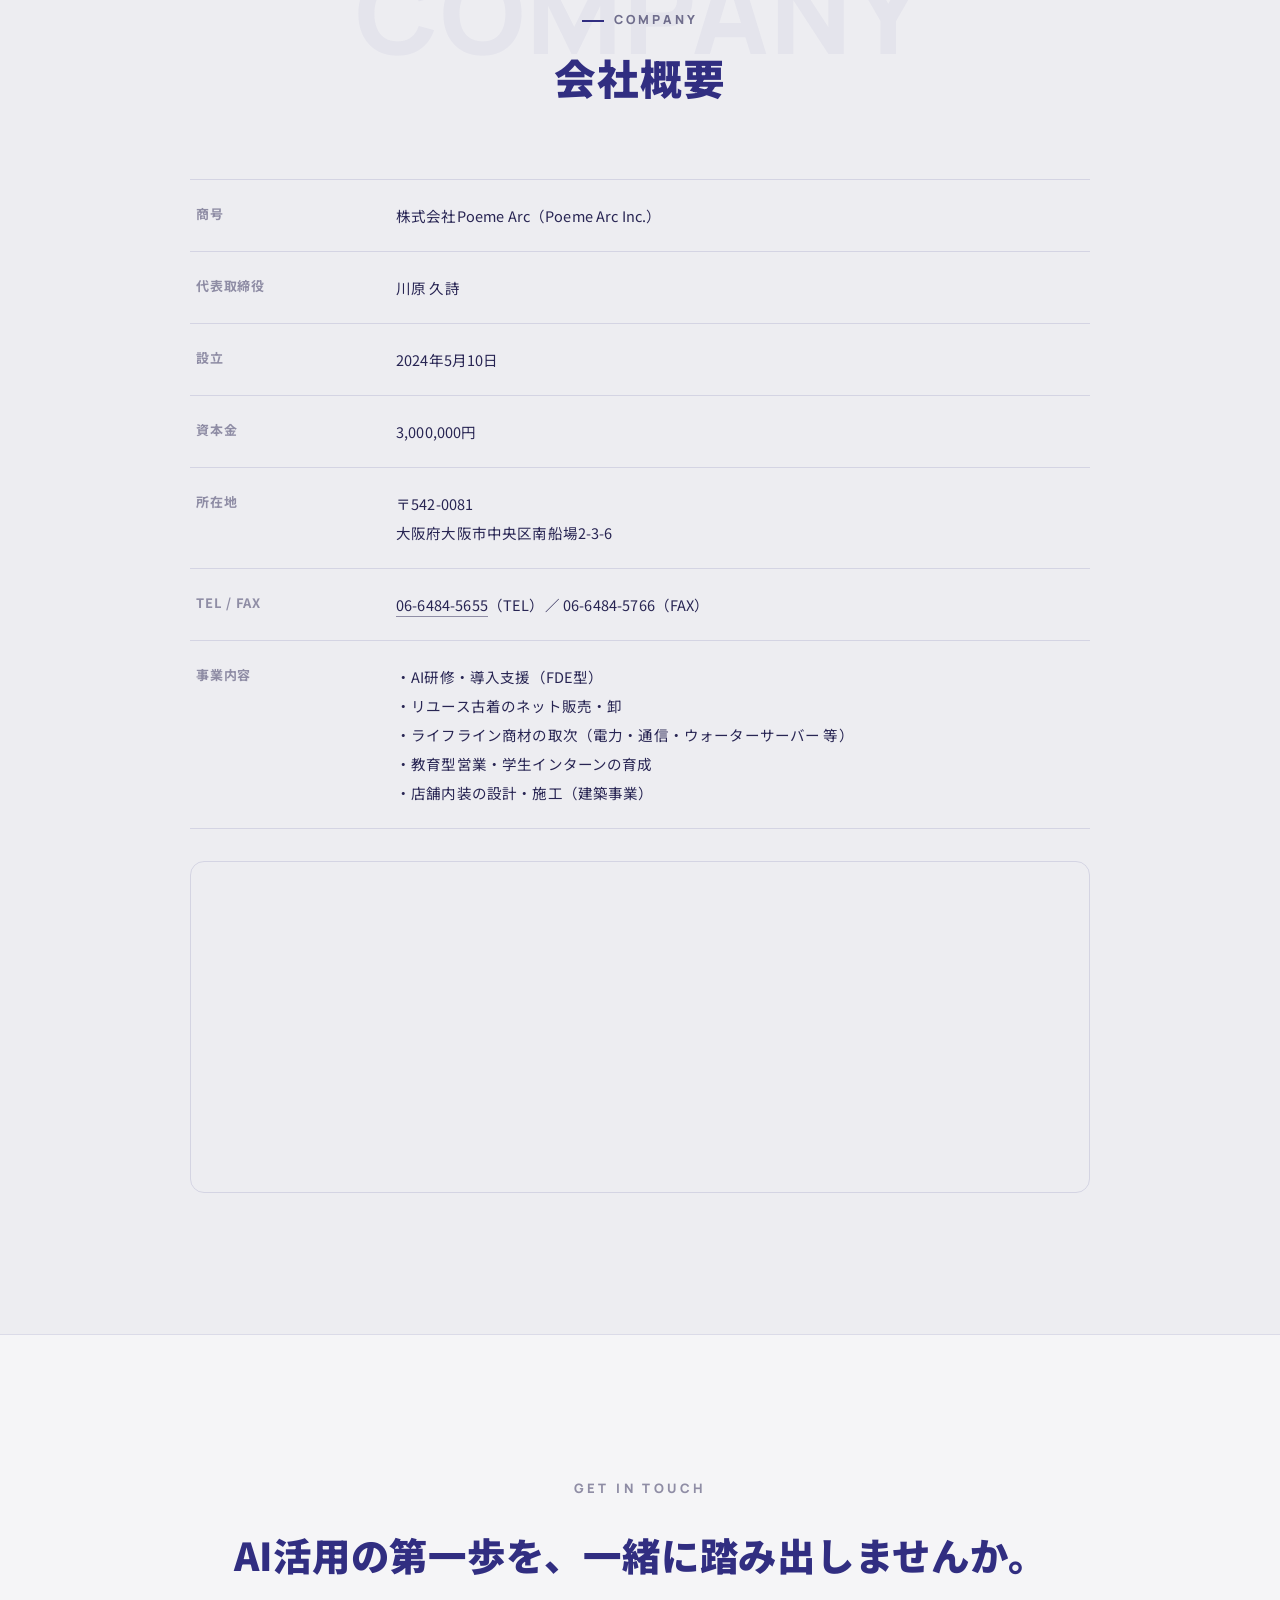
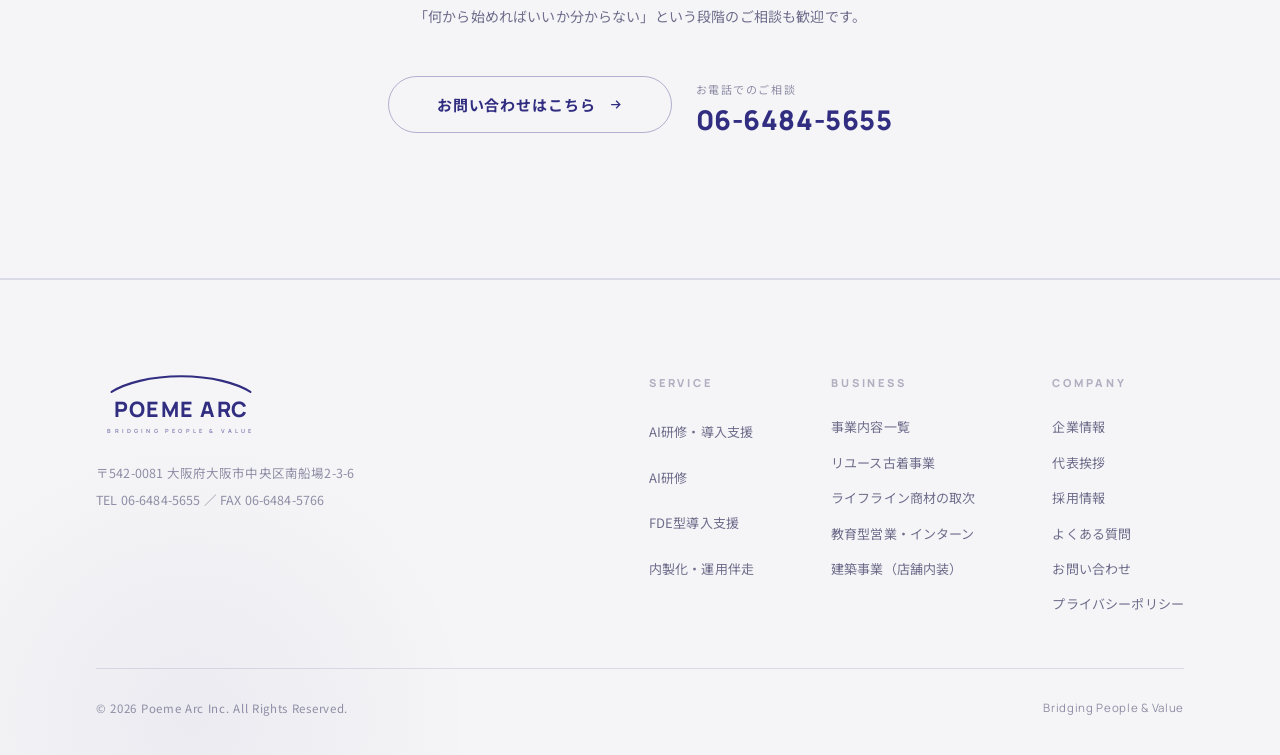
<file: about.html>
<!DOCTYPE html>
<html lang="ja">
<head>
  <meta charset="UTF-8" />
  <meta name="viewport" content="width=device-width, initial-scale=1.0" />
  <meta name="theme-color" content="#ededf1" />
  <link rel="icon" type="image/svg+xml" href="assets/favicon.svg" />
  <link rel="apple-touch-icon" href="assets/apple-touch-icon.png" />

  <title>企業情報｜株式会社Poeme Arc</title>
  <meta name="description" content="株式会社Poeme Arcの企業理念・代表挨拶・会社概要。理念「人と価値をつなぎ、誰かの役に立ち続ける」のもと、AIを軸とした事業を展開しています。" />
  <meta name="robots" content="index, follow" />
  <link rel="canonical" href="https://poeme-arc.com/about.html" />

  <meta property="og:type" content="website" />
  <meta property="og:site_name" content="株式会社Poeme Arc" />
  <meta property="og:title" content="企業情報｜株式会社Poeme Arc" />
  <meta property="og:description" content="株式会社Poeme Arcの企業理念・代表挨拶・会社概要。理念「人と価値をつなぎ、誰かの役に立ち続ける」のもと、AIを軸とした事業を展開しています。" />
  <meta property="og:url" content="https://poeme-arc.com/about.html" />
  <meta property="og:locale" content="ja_JP" />
  <meta property="og:image" content="https://poeme-arc.com/assets/ogp.png" />
  <meta property="og:image:width" content="1200" />
  <meta property="og:image:height" content="630" />
  <meta property="og:image:alt" content="株式会社Poeme Arc｜人と価値をつなぎ、誰かの役に立ち続ける。" />
  <meta name="twitter:card" content="summary_large_image" />

  <link rel="preconnect" href="https://fonts.googleapis.com" />
  <link rel="preconnect" href="https://fonts.gstatic.com" crossorigin />
  <link href="https://fonts.googleapis.com/css2?family=Manrope:wght@500;700;800&family=Noto+Sans+JP:wght@400;500;700;900&display=swap" rel="stylesheet" />
  <link rel="stylesheet" href="css/style.css" />

  <script type="application/ld+json">
  {
    "@context": "https://schema.org",
    "@type": "Organization",
    "name": "株式会社Poeme Arc",
    "alternateName": "Poeme Arc Inc.",
    "url": "https://poeme-arc.com/",
    "slogan": "Bridging People & Value",
    "description": "AI研修・FDE型導入支援を主軸に、リユース古着・ライフライン・教育型営業・店舗内装建築の5つの事業領域を多角的に展開する大阪の成長企業。",
    "foundingDate": "2024-05-10",
    "founder": { "@type": "Person", "name": "川原久詩" },
    "telephone": "+81-6-6484-5655",
    "faxNumber": "+81-6-6484-5766",
    "address": {
      "@type": "PostalAddress",
      "postalCode": "542-0081",
      "addressRegion": "大阪府",
      "addressLocality": "大阪市中央区",
      "streetAddress": "南船場2-3-6"
    }
  }
  </script>
</head>

<body>
  <a href="#main" class="skip-link">本文へスキップ</a>

  <!-- ===== HEADER ===== -->
  <header class="header" id="header">
    <div class="container header__inner">
      <a href="index.html" class="brand" aria-label="Poeme Arc ホーム">
        <svg class="brand__logo" viewBox="0 0 240 76" aria-hidden="true"><path d="M22 28 a120 52 0 0 1 196 0" fill="none" stroke="currentColor" stroke-width="3" stroke-linecap="round"/><text x="120" y="64" text-anchor="middle" font-family="Manrope, sans-serif" font-size="30" font-weight="800" letter-spacing="2" fill="currentColor">POEME ARC</text></svg>
      </a>
      <nav class="nav" aria-label="グローバルナビゲーション">
        <ul class="nav__list">
          <li><a href="service.html" class="nav__link"><span class="en">SERVICE</span><span class="jp"><span class="nowrap">AI研修・導入支援</span></span></a></li>
          <li><a href="fields.html" class="nav__link"><span class="en">BUSINESS</span><span class="jp">事業内容</span></a></li>
          <li><a href="recruit.html" class="nav__link"><span class="en">RECRUIT</span><span class="jp">採用情報</span></a></li>
          <li><a href="about.html" class="nav__link is-active"><span class="en">ABOUT</span><span class="jp">企業情報</span></a></li>
        </ul>
        <a href="contact.html" class="btn nav__cta">お問い合わせ</a>
      </nav>
      <button class="nav-toggle" id="navToggle" aria-label="メニューを開く" aria-expanded="false"><span></span><span></span></button>
    </div>
  </header>

  <!-- ===== MOBILE MENU ===== -->
  <div class="mobile-menu" id="mobileMenu">
    <a href="index.html" class="m-link" data-menu-close><span class="en">01</span>ホーム</a>
    <a href="service.html" class="m-link" data-menu-close><span class="en">02</span><span class="nowrap">AI研修・導入支援</span></a>
    <a href="fields.html" class="m-link" data-menu-close><span class="en">03</span>事業内容</a>
    <a href="business-reuse.html" class="m-link" data-menu-close><span class="en">—</span>リユース古着事業</a>
    <a href="business-lifeline.html" class="m-link" data-menu-close><span class="en">—</span>ライフライン商材の取次</a>
    <a href="business-education.html" class="m-link" data-menu-close><span class="en">—</span>教育型営業・インターン</a>
    <a href="business-construction.html" class="m-link" data-menu-close><span class="en">—</span>建築事業（店舗内装）</a>
    <a href="recruit.html" class="m-link" data-menu-close><span class="en">04</span>採用情報</a>
    <a href="about.html" class="m-link" data-menu-close><span class="en">05</span>企業情報</a>
    <a href="faq.html" class="m-link" data-menu-close><span class="en">06</span>よくある質問</a>
    <a href="contact.html" class="m-link" data-menu-close><span class="en">07</span>お問い合わせ</a>
    <div class="m-foot">
      <a href="contact.html" class="btn btn--lg" data-menu-close>お問い合わせ</a>
    </div>
  </div>

  <main id="main">
    <span id="top"></span>

    <!-- ===== PAGE HERO ===== -->
    <section class="page-hero" aria-label="ページタイトル">
      <p class="page-hero__ghost" aria-hidden="true">About Us</p>
      <div class="container">
        <nav class="breadcrumb" aria-label="パンくずリスト"><a href="index.html">ホーム</a><span class="sep">／</span><span>企業情報</span></nav>
        <p class="page-hero__en">About Us</p>
        <h1 class="page-hero__title">企業情報</h1>
        <p class="page-hero__lead">株式会社<span class="nowrap">Poeme Arc</span>の理念、代表メッセージ、会社概要をご紹介します。</p>
      </div>
    </section>

    <!-- ===== PHILOSOPHY ===== -->
    <section class="section section--dark" id="philosophy" aria-label="企業理念">
      <div class="container">
        <div class="creed reveal">
          <p class="creed__label">Philosophy ｜ 企業理念</p>
          <p class="creed__jp">「人と価値をつなぎ、<br class="sp-only">誰かの役に<span class="nowrap">立ち続ける</span>」</p>
          <p class="creed__en">Bridging People &amp; Value</p>
        </div>
        <div class="mvv reveal" data-stagger>
          <div class="mvv__card">
            <p class="mvv__label">MISSION</p>
            <p class="mvv__text">人と価値をつなぎ、可能性を拓く</p>
          </div>
          <div class="mvv__card">
            <p class="mvv__label">VISION</p>
            <p class="mvv__text">誰かの役に立てる存在であり続ける</p>
          </div>
        </div>
        <div class="values reveal">
          <div class="values__head">
            <span class="en">VALUES</span>
            <span class="jp">私たちの<span class="nowrap">5つ</span>の行動指針</span>
          </div>
          <ul data-stagger>
            <li><span class="no">01</span><span class="txt">出会いを価値につなげる</span></li>
            <li><span class="no">02</span><span class="txt">まず役に立つ</span></li>
            <li><span class="no">03</span><span class="txt">結果に責任を持つ</span></li>
            <li><span class="no">04</span><span class="txt">挑戦と成長を続ける</span></li>
            <li><span class="no">05</span><span class="txt">信頼を積み重ねる</span></li>
          </ul>
        </div>
        <div class="origin reveal">
          <p class="origin__label">OUR NAME</p>
          <p class="origin__title">社名に込めた想い</p>
          <p class="origin__text">Poeme Arc（ポエムアーク）という社名は、代表・川原久詩の名の一字「詩」を意味するフランス語「Poeme」に、架け橋を意味する「Arc」を重ねたものです。人と価値の架け橋として、誰かの役に<span class="nowrap">立ち続ける</span>──その想いを社名に込めています。</p>
        </div>
      </div>
    </section>

    <!-- ===== MESSAGE ===== -->
    <section class="section" id="message" aria-label="代表挨拶">
      <div class="container">
        <div class="message">
          <div class="message__head reveal">
            <div class="sec-head">
              <span class="sec-ghost" aria-hidden="true">Message</span>
              <p class="sec-tag">Message</p>
              <h2 class="sec-title">代表挨拶</h2>
            </div>
            <p class="message__title">架け橋として、<br>誠実に、誰かの役に立つ。</p>
          </div>
          <div class="message__body reveal">
            <p>株式会社<span class="nowrap">Poeme Arc</span>は、「人と価値をつなぎ、誰かの役に<span class="nowrap">立ち続ける</span>」という理念のもと、<span class="nowrap">2024年</span>に大阪で創業いたしました。社名には、私の名の一字である「詩（Poeme）」と、架け橋を意味する「Arc」を重ねています。人と人、人と価値の架け橋となり、関わってくださるすべての方のお役に立つこと。それが私たちの原点であり、変わらない使命です。</p>
            <p>リユースやライフラインといった暮らしに根ざした実業と、AIをはじめとするテクノロジー。一見離れて見えるこの二つを、私たちは同じ現場で磨いてきました。自分たちの事業で実際に使い、成果につながった仕組みだけを、お客様にお届けする。この「実践から生まれる価値」こそが、<span class="nowrap">Poeme Arc</span>らしさだと考えています。</p>
            <p>これからの中小企業にとって、AIを使いこなせるかどうかは大きな分かれ道になります。私たちは、自社の現場で磨いた実践知を携えて、一社でも多くの会社の<span class="nowrap">AI活用</span>に伴走してまいります。目の前のお一人おひとりに誠実に向き合い、事業を通じて人と企業の可能性を拓いてまいります。今後とも変わらぬご支援を賜りますよう、お願い申し上げます。</p>
            <div class="sign">
              <span class="sign__role">代表取締役</span>
              <span class="sign__name">川原 久詩</span>
              <span class="sign__en">Hisashi Kawahara</span>
            </div>
          </div>
        </div>
      </div>
    </section>

    <!-- ===== COMPANY ===== -->
    <section class="section" id="company" aria-label="会社概要">
      <div class="container">
        <div class="sec-head sec-head--center reveal">
          <span class="sec-ghost" aria-hidden="true">Company</span>
          <p class="sec-tag">Company</p>
          <h2 class="sec-title">会社概要</h2>
        </div>
        <div class="company reveal">
          <div class="datatable">
            <dl><dt>商号</dt><dd>株式会社Poeme Arc（Poeme Arc Inc.）</dd></dl>
            <dl><dt>代表取締役</dt><dd>川原 久詩</dd></dl>
            <dl><dt>設立</dt><dd><span class="nowrap">2024年5月10日</span></dd></dl>
            <dl><dt>資本金</dt><dd>3,000,000円</dd></dl>
            <dl><dt>所在地</dt><dd>〒542-0081<br>大阪府大阪市中央区南船場2-3-6</dd></dl>
            <dl><dt>TEL / FAX</dt><dd><a href="tel:0664845655">06-6484-5655</a>（TEL）／ 06-6484-5766（FAX）</dd></dl>
            <dl><dt>事業内容</dt><dd>・<span class="nowrap">AI研修・導入支援</span>（<span class="nowrap">FDE型</span>）<br>・リユース古着のネット販売・卸<br>・ライフライン商材の取次（電力・通信・ウォーターサーバー 等）<br>・教育型営業・学生インターンの育成<br>・店舗内装の設計・施工（建築事業）</dd></dl>
          </div>
          <div class="map">
            <iframe src="https://www.google.com/maps?q=%E5%A4%A7%E9%98%AA%E5%BA%9C%E5%A4%A7%E9%98%AA%E5%B8%82%E4%B8%AD%E5%A4%AE%E5%8C%BA%E5%8D%97%E8%88%B9%E5%A0%B42-3-6&output=embed" title="株式会社Poeme Arc 所在地の地図" loading="lazy" referrerpolicy="no-referrer-when-downgrade"></iframe>
          </div>
        </div>
      </div>
    </section>

    <!-- ===== CTA BAND ===== -->
    <section class="section section--dark cta-band" aria-label="ご相談はこちら">
      <div class="container">
        <p class="cta-band__en reveal">Get in Touch</p>
        <h2 class="cta-band__title reveal"><span class="nowrap">AI活用</span>の第一歩を、<br class="sp-only">一緒に踏み出しませんか。</h2>
        <p class="cta-band__sub reveal">「何から始めればいいか分からない」という段階のご相談も歓迎です。</p>
        <div class="cta-band__actions reveal">
          <a href="contact.html" class="btn btn--light btn--lg">お問い合わせはこちら<svg width="15" height="15" viewBox="0 0 24 24" fill="none" stroke="currentColor" stroke-width="2"><path d="M5 12h14M13 6l6 6-6 6"/></svg></a>
          <p class="cta-band__tel">
            <span class="label">お電話でのご相談</span>
            <a href="tel:0664845655" class="num">06-6484-5655</a>
          </p>
        </div>
      </div>
    </section>
  </main>

  <!-- ===== FOOTER ===== -->
  <footer class="footer">
    <div class="container">
      <div class="footer__top">
        <div class="footer__brand">
          <a href="index.html" class="brand">
            <svg class="brand__logo brand__logo--full" viewBox="0 0 240 96" aria-hidden="true"><path d="M22 28 a120 52 0 0 1 196 0" fill="none" stroke="currentColor" stroke-width="3" stroke-linecap="round"/><text x="120" y="64" text-anchor="middle" font-family="Manrope, sans-serif" font-size="30" font-weight="800" letter-spacing="2" fill="currentColor">POEME ARC</text><text x="120" y="86" text-anchor="middle" font-family="Manrope, sans-serif" font-size="8" font-weight="700" letter-spacing="4.5" fill="currentColor" opacity=".55">BRIDGING PEOPLE &amp; VALUE</text></svg>
          </a>
          <p class="footer__info">〒542-0081 大阪府大阪市中央区南船場2-3-6<br>TEL 06-6484-5655 ／ FAX 06-6484-5766</p>
        </div>
        <div class="footer__cols">
          <div class="footer__col">
            <h4>Service</h4>
            <a href="service.html"><span class="nowrap">AI研修・導入支援</span></a>
            <a href="service.html#training"><span class="nowrap">AI研修</span></a>
            <a href="service.html#fde"><span class="nowrap">FDE型導入支援</span></a>
            <a href="service.html#internal"><span class="nowrap">内製化・運用伴走</span></a>
          </div>
          <div class="footer__col">
            <h4>Business</h4>
            <a href="fields.html">事業内容一覧</a>
            <a href="business-reuse.html">リユース古着事業</a>
            <a href="business-lifeline.html">ライフライン商材の取次</a>
            <a href="business-education.html">教育型営業・インターン</a>
            <a href="business-construction.html">建築事業（店舗内装）</a>
          </div>
          <div class="footer__col">
            <h4>Company</h4>
            <a href="about.html">企業情報</a>
            <a href="about.html#message">代表挨拶</a>
            <a href="recruit.html">採用情報</a>
            <a href="faq.html">よくある質問</a>
            <a href="contact.html">お問い合わせ</a>
            <a href="privacy.html">プライバシーポリシー</a>
          </div>
        </div>
      </div>
      <div class="footer__bottom">
        <small>&copy; 2026 Poeme Arc Inc. All Rights Reserved.</small>
        <small class="en">Bridging People &amp; Value</small>
      </div>
    </div>
  </footer>

  <button class="to-top" id="toTop" aria-label="ページ上部へ戻る"><svg width="18" height="18" viewBox="0 0 24 24" fill="none" stroke="currentColor" stroke-width="2"><path d="M12 19V5M5 12l7-7 7 7"/></svg></button>

  <script src="js/main.js" defer></script>
</body>
</html>
</file>
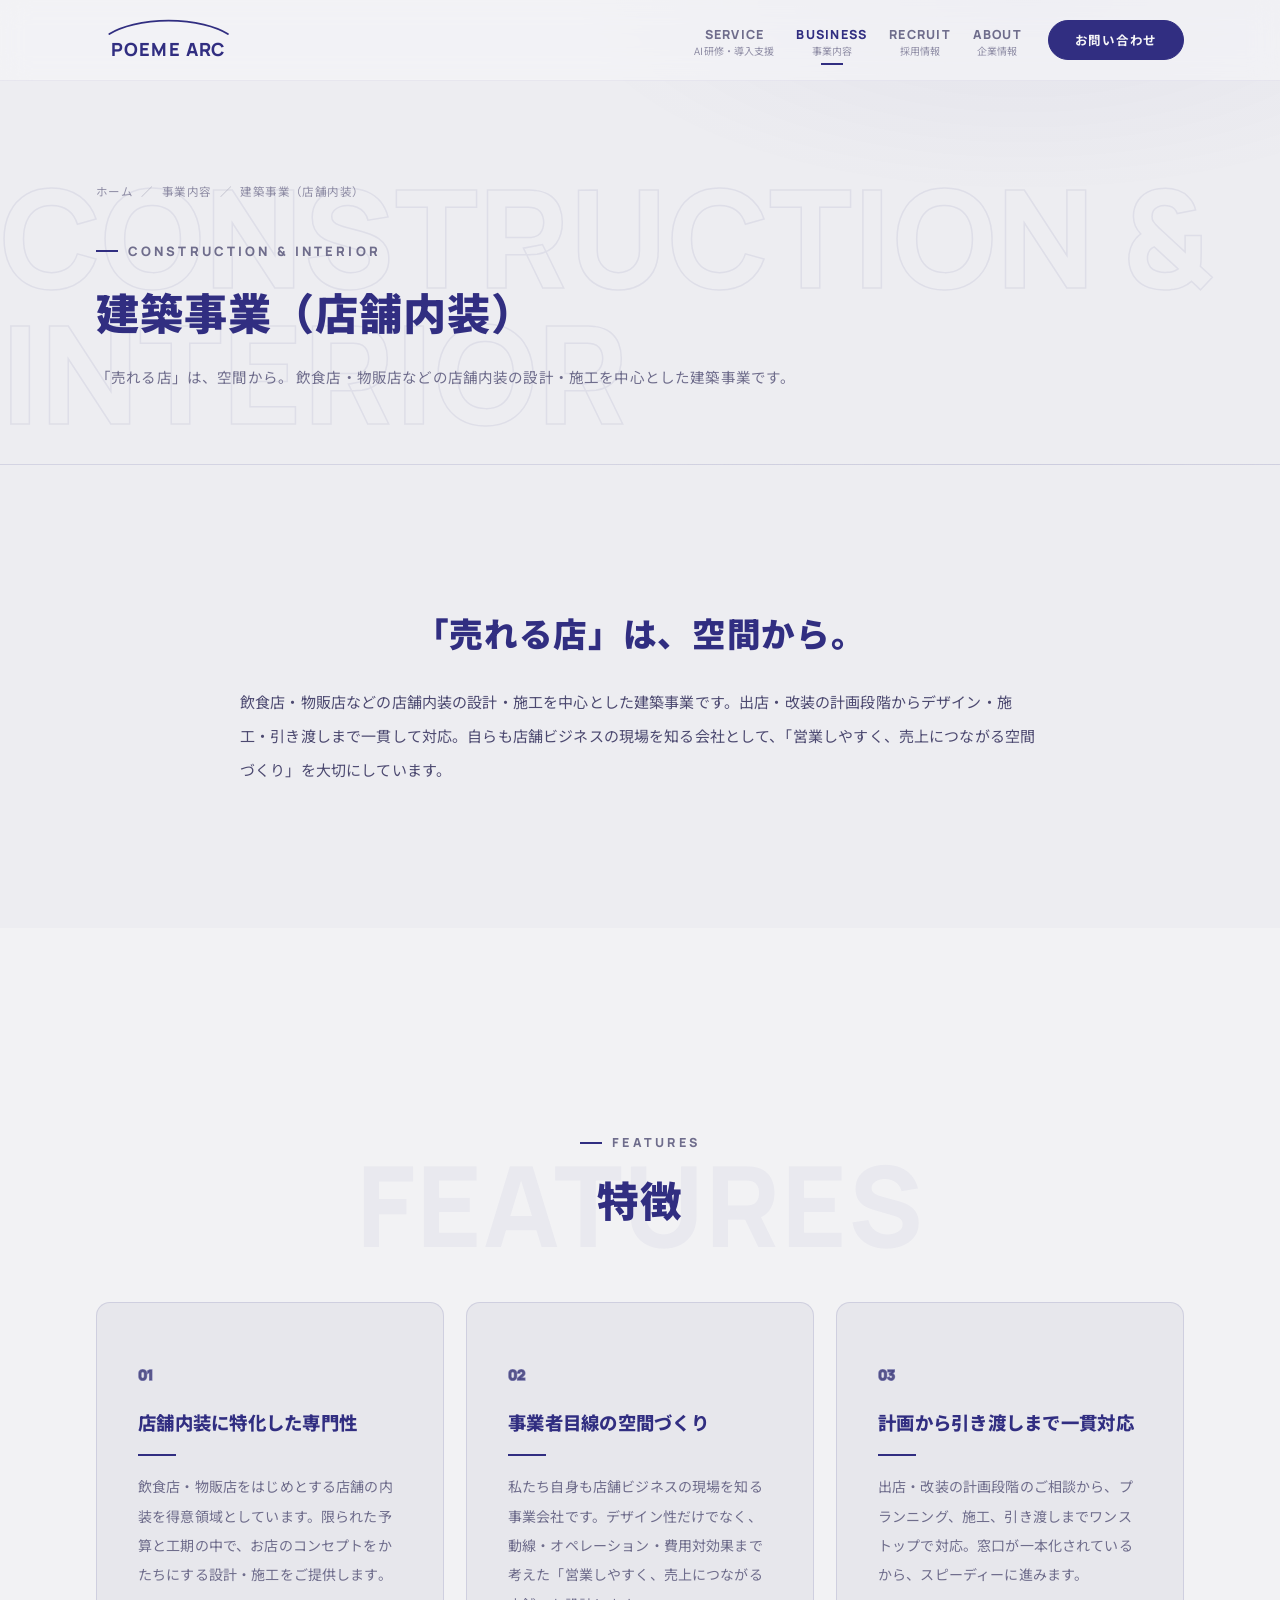
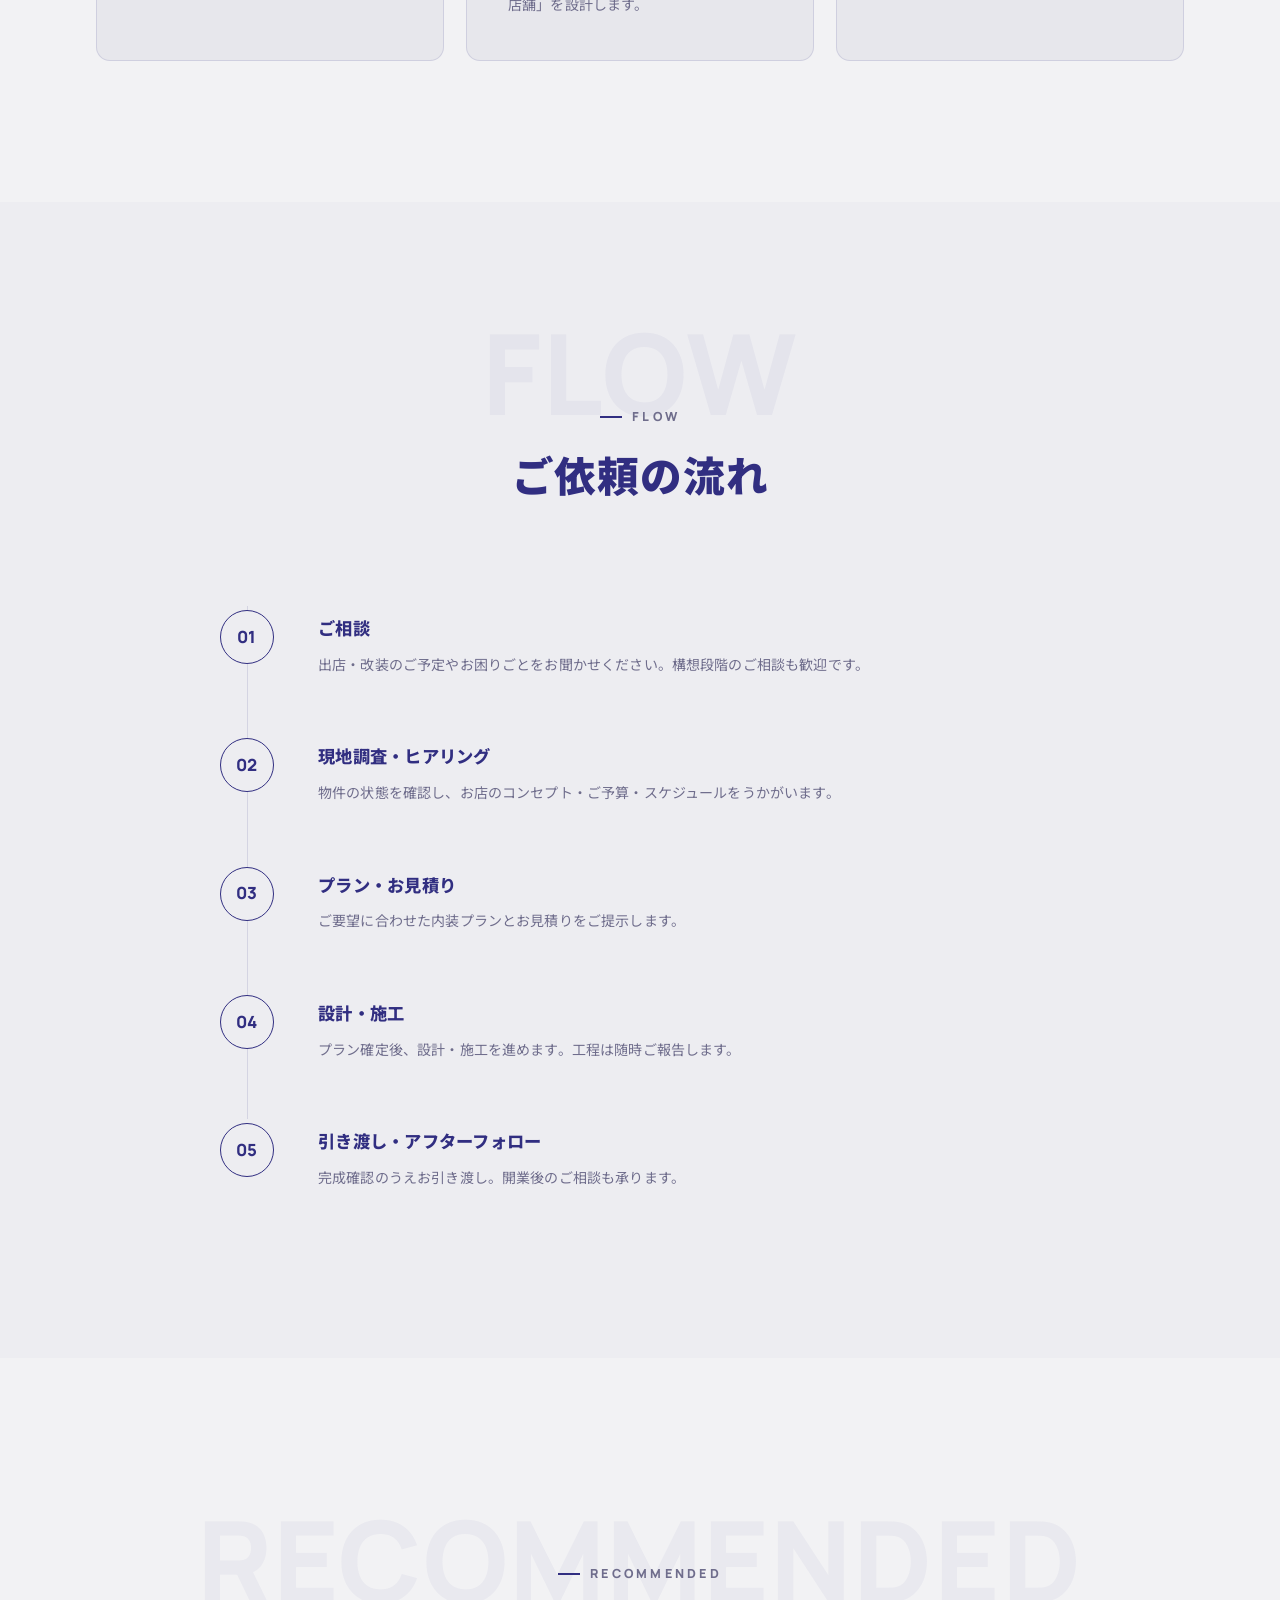
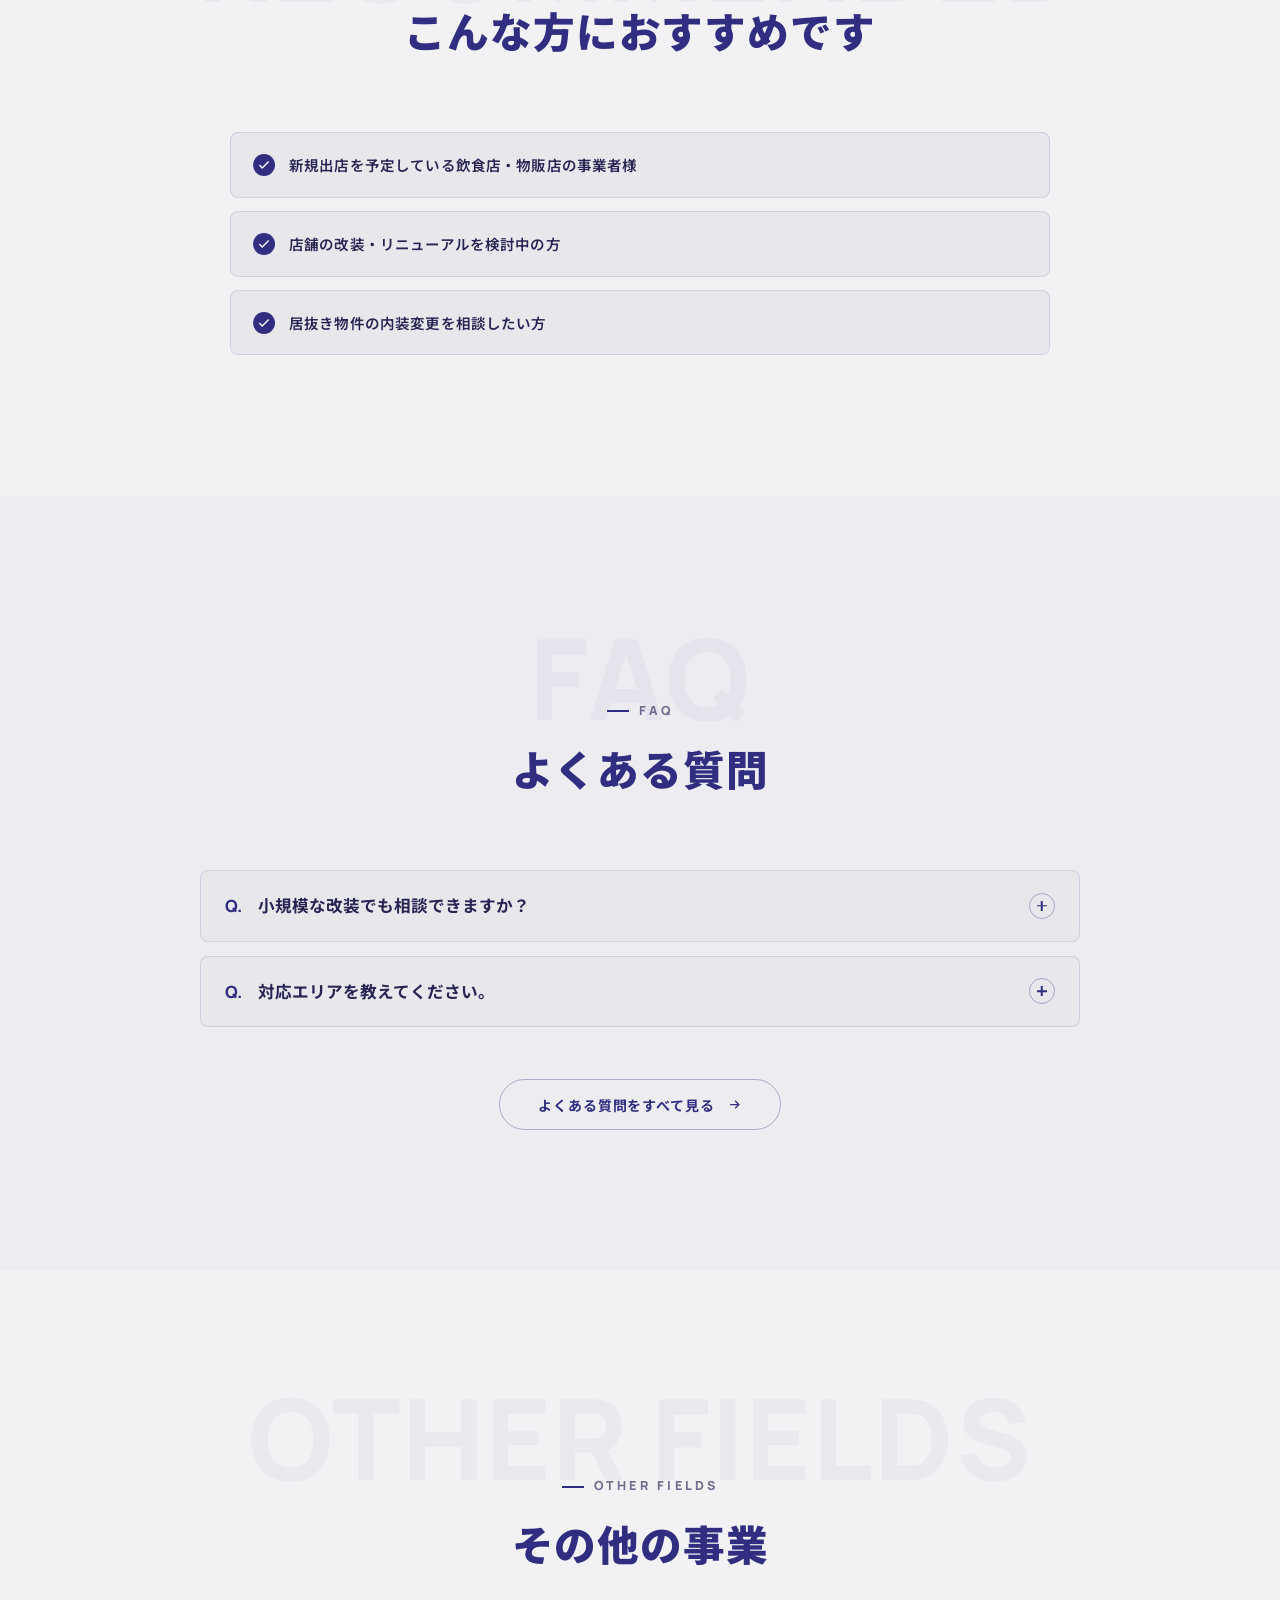
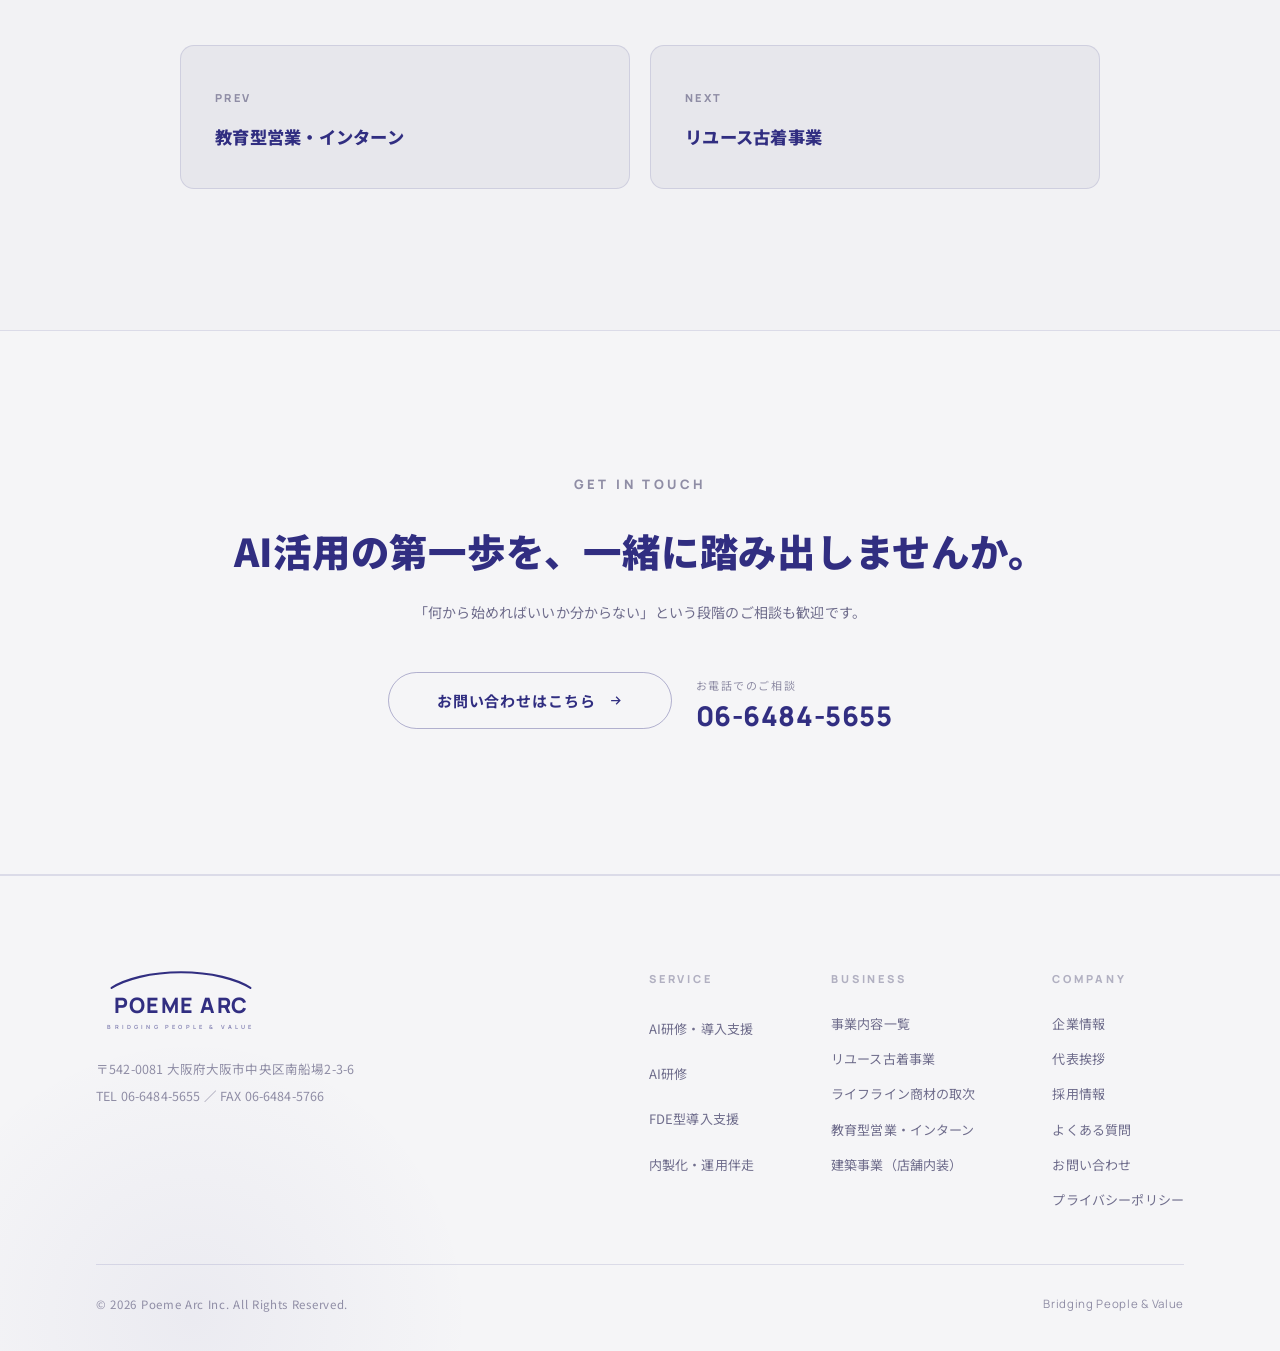
<file: business-construction.html>
<!DOCTYPE html>
<html lang="ja">
<head>
  <meta charset="UTF-8" />
  <meta name="viewport" content="width=device-width, initial-scale=1.0" />
  <meta name="theme-color" content="#ededf1" />
  <link rel="icon" type="image/svg+xml" href="assets/favicon.svg" />
  <link rel="apple-touch-icon" href="assets/apple-touch-icon.png" />

  <title>建築事業（店舗内装の設計・施工）｜株式会社Poeme Arc</title>
  <meta name="description" content="飲食店・物販店などの店舗内装の設計・施工を中心とした建築事業。出店・改装の計画から引き渡しまで一貫対応。事業者目線の「売れる店舗」づくりをご提案します。" />
  <meta name="robots" content="index, follow" />
  <link rel="canonical" href="https://poeme-arc.com/business-construction.html" />

  <meta property="og:type" content="website" />
  <meta property="og:site_name" content="株式会社Poeme Arc" />
  <meta property="og:title" content="建築事業（店舗内装の設計・施工）｜株式会社Poeme Arc" />
  <meta property="og:description" content="飲食店・物販店などの店舗内装の設計・施工を中心とした建築事業。出店・改装の計画から引き渡しまで一貫対応。事業者目線の「売れる店舗」づくりをご提案します。" />
  <meta property="og:url" content="https://poeme-arc.com/business-construction.html" />
  <meta property="og:locale" content="ja_JP" />
  <meta property="og:image" content="https://poeme-arc.com/assets/ogp.png" />
  <meta property="og:image:width" content="1200" />
  <meta property="og:image:height" content="630" />
  <meta property="og:image:alt" content="株式会社Poeme Arc｜人と価値をつなぎ、誰かの役に立ち続ける。" />
  <meta name="twitter:card" content="summary_large_image" />

  <link rel="preconnect" href="https://fonts.googleapis.com" />
  <link rel="preconnect" href="https://fonts.gstatic.com" crossorigin />
  <link href="https://fonts.googleapis.com/css2?family=Manrope:wght@500;700;800&family=Noto+Sans+JP:wght@400;500;700;900&display=swap" rel="stylesheet" />
  <link rel="stylesheet" href="css/style.css" />
</head>

<body>
  <a href="#main" class="skip-link">本文へスキップ</a>

  <!-- ===== HEADER ===== -->
  <header class="header" id="header">
    <div class="container header__inner">
      <a href="index.html" class="brand" aria-label="Poeme Arc ホーム">
        <svg class="brand__logo" viewBox="0 0 240 76" aria-hidden="true"><path d="M22 28 a120 52 0 0 1 196 0" fill="none" stroke="currentColor" stroke-width="3" stroke-linecap="round"/><text x="120" y="64" text-anchor="middle" font-family="Manrope, sans-serif" font-size="30" font-weight="800" letter-spacing="2" fill="currentColor">POEME ARC</text></svg>
      </a>
      <nav class="nav" aria-label="グローバルナビゲーション">
        <ul class="nav__list">
          <li><a href="service.html" class="nav__link"><span class="en">SERVICE</span><span class="jp"><span class="nowrap">AI研修・導入支援</span></span></a></li>
          <li><a href="fields.html" class="nav__link is-active"><span class="en">BUSINESS</span><span class="jp">事業内容</span></a></li>
          <li><a href="recruit.html" class="nav__link"><span class="en">RECRUIT</span><span class="jp">採用情報</span></a></li>
          <li><a href="about.html" class="nav__link"><span class="en">ABOUT</span><span class="jp">企業情報</span></a></li>
        </ul>
        <a href="contact.html" class="btn nav__cta">お問い合わせ</a>
      </nav>
      <button class="nav-toggle" id="navToggle" aria-label="メニューを開く" aria-expanded="false"><span></span><span></span></button>
    </div>
  </header>

  <!-- ===== MOBILE MENU ===== -->
  <div class="mobile-menu" id="mobileMenu">
    <a href="index.html" class="m-link" data-menu-close><span class="en">01</span>ホーム</a>
    <a href="service.html" class="m-link" data-menu-close><span class="en">02</span><span class="nowrap">AI研修・導入支援</span></a>
    <a href="fields.html" class="m-link" data-menu-close><span class="en">03</span>事業内容</a>
    <a href="business-reuse.html" class="m-link" data-menu-close><span class="en">—</span>リユース古着事業</a>
    <a href="business-lifeline.html" class="m-link" data-menu-close><span class="en">—</span>ライフライン商材の取次</a>
    <a href="business-education.html" class="m-link" data-menu-close><span class="en">—</span>教育型営業・インターン</a>
    <a href="business-construction.html" class="m-link" data-menu-close><span class="en">—</span>建築事業（店舗内装）</a>
    <a href="recruit.html" class="m-link" data-menu-close><span class="en">04</span>採用情報</a>
    <a href="about.html" class="m-link" data-menu-close><span class="en">05</span>企業情報</a>
    <a href="faq.html" class="m-link" data-menu-close><span class="en">06</span>よくある質問</a>
    <a href="contact.html" class="m-link" data-menu-close><span class="en">07</span>お問い合わせ</a>
    <div class="m-foot">
      <a href="contact.html" class="btn btn--lg" data-menu-close>お問い合わせ</a>
    </div>
  </div>

  <main id="main">
    <span id="top"></span>

    <!-- ===== PAGE HERO ===== -->
    <section class="page-hero" aria-label="ページタイトル">
      <p class="page-hero__ghost" aria-hidden="true">Construction & Interior</p>
      <div class="container">
        <nav class="breadcrumb" aria-label="パンくずリスト"><a href="index.html">ホーム</a><span class="sep">／</span><a href="fields.html">事業内容</a><span class="sep">／</span><span>建築事業（店舗内装）</span></nav>
        <p class="page-hero__en">Construction & Interior</p>
        <h1 class="page-hero__title">建築事業（店舗内装）</h1>
        <p class="page-hero__lead">「売れる店」は、空間から。 飲食店・物販店などの店舗内装の設計・施工を中心とした建築事業です。</p>
      </div>
    </section>

    <!-- ===== INTRO ===== -->
    <section class="section" aria-label="概要">
      <div class="container">
        <div class="intro reveal">
          <h2>「売れる店」は、空間から。</h2>
          <p>飲食店・物販店などの店舗内装の設計・施工を中心とした建築事業です。出店・改装の計画段階からデザイン・施工・引き渡しまで一貫して対応。自らも店舗ビジネスの現場を知る会社として、「営業しやすく、売上につながる空間づくり」を大切にしています。</p>
        </div>
      </div>
    </section>

    <!-- ===== FEATURES ===== -->
    <section class="section section--soft" aria-label="特徴">
      <div class="container">
        <div class="sec-head sec-head--center reveal">
          <span class="sec-ghost" aria-hidden="true">Features</span>
          <p class="sec-tag">Features</p>
          <h2 class="sec-title">特徴</h2>
        </div>
        <div class="strengths reveal" data-stagger>
          <div class="strength">
            <p class="strength__no">01</p>
            <h3>店舗内装に特化した専門性</h3>
            <p>飲食店・物販店をはじめとする店舗の内装を得意領域としています。限られた予算と工期の中で、お店のコンセプトをかたちにする設計・施工をご提供します。</p>
          </div>
          <div class="strength">
            <p class="strength__no">02</p>
            <h3>事業者目線の空間づくり</h3>
            <p>私たち自身も店舗ビジネスの現場を知る事業会社です。デザイン性だけでなく、動線・オペレーション・費用対効果まで考えた「営業しやすく、売上につながる店舗」を設計します。</p>
          </div>
          <div class="strength">
            <p class="strength__no">03</p>
            <h3>計画から引き渡しまで一貫対応</h3>
            <p>出店・改装の計画段階のご相談から、プランニング、施工、引き渡しまでワンストップで対応。窓口が一本化されているから、スピーディーに進みます。</p>
          </div>
        </div>
      </div>
    </section>

    <!-- ===== FLOW ===== -->
    <section class="section" aria-label="ご依頼の流れ">
      <div class="container">
        <div class="sec-head sec-head--center reveal">
          <span class="sec-ghost" aria-hidden="true">Flow</span>
          <p class="sec-tag">Flow</p>
          <h2 class="sec-title">ご依頼の流れ</h2>
        </div>
        <ol class="flow reveal" data-stagger>
          <li>
            <p class="no">01</p>
            <div>
              <h3>ご相談</h3>
              <p>出店・改装のご予定やお困りごとをお聞かせください。構想段階のご相談も歓迎です。</p>
            </div>
          </li>
          <li>
            <p class="no">02</p>
            <div>
              <h3>現地調査・ヒアリング</h3>
              <p>物件の状態を確認し、お店のコンセプト・ご予算・スケジュールをうかがいます。</p>
            </div>
          </li>
          <li>
            <p class="no">03</p>
            <div>
              <h3>プラン・お見積り</h3>
              <p>ご要望に合わせた内装プランとお見積りをご提示します。</p>
            </div>
          </li>
          <li>
            <p class="no">04</p>
            <div>
              <h3>設計・施工</h3>
              <p>プラン確定後、設計・施工を進めます。工程は随時ご報告します。</p>
            </div>
          </li>
          <li>
            <p class="no">05</p>
            <div>
              <h3>引き渡し・アフターフォロー</h3>
              <p>完成確認のうえお引き渡し。開業後のご相談も承ります。</p>
            </div>
          </li>
        </ol>
      </div>
    </section>

    <!-- ===== TARGET ===== -->
    <section class="section section--soft" aria-label="こんな方へ">
      <div class="container">
        <div class="sec-head sec-head--center reveal">
          <span class="sec-ghost" aria-hidden="true">Recommended</span>
          <p class="sec-tag">Recommended</p>
          <h2 class="sec-title">こんな方におすすめです</h2>
        </div>
        <ul class="target reveal" data-stagger>
          <li><svg viewBox="0 0 24 24" fill="none" stroke="currentColor" stroke-width="2.4"><path d="M20 6L9 17l-5-5"/></svg>新規出店を予定している飲食店・物販店の事業者様</li>
          <li><svg viewBox="0 0 24 24" fill="none" stroke="currentColor" stroke-width="2.4"><path d="M20 6L9 17l-5-5"/></svg>店舗の改装・リニューアルを検討中の方</li>
          <li><svg viewBox="0 0 24 24" fill="none" stroke="currentColor" stroke-width="2.4"><path d="M20 6L9 17l-5-5"/></svg>居抜き物件の内装変更を相談したい方</li>
        </ul>
      </div>
    </section>

    <!-- ===== FAQ ===== -->
    <section class="section" aria-label="よくある質問">
      <div class="container">
        <div class="sec-head sec-head--center reveal">
          <span class="sec-ghost" aria-hidden="true">FAQ</span>
          <p class="sec-tag">FAQ</p>
          <h2 class="sec-title">よくある質問</h2>
        </div>
        <div class="faq reveal">
          <div class="faq__item">
            <button class="faq__q" aria-expanded="false"><span class="qm">Q.</span>小規模な改装でも相談できますか？<span class="faq__toggle" aria-hidden="true"></span></button>
            <div class="faq__a"><div class="faq__a-inner">はい。部分的な改装や修繕のご相談も承っています。まずはご希望の内容をお聞かせください。</div></div>
          </div>
          <div class="faq__item">
            <button class="faq__q" aria-expanded="false"><span class="qm">Q.</span>対応エリアを教えてください。<span class="faq__toggle" aria-hidden="true"></span></button>
            <div class="faq__a"><div class="faq__a-inner">大阪を中心に対応しています。その他のエリアについては、内容に応じてご相談ください。</div></div>
          </div>
        </div>
        <div class="sec-more reveal">
          <a href="faq.html" class="btn btn--ghost">よくある質問をすべて見る<svg width="15" height="15" viewBox="0 0 24 24" fill="none" stroke="currentColor" stroke-width="2"><path d="M5 12h14M13 6l6 6-6 6"/></svg></a>
        </div>
      </div>
    </section>

    <!-- ===== NEXT ===== -->
    <section class="section section--soft" aria-label="その他の事業">
      <div class="container">
        <div class="sec-head sec-head--center reveal">
          <span class="sec-ghost" aria-hidden="true">Other Fields</span>
          <p class="sec-tag">Other Fields</p>
          <h2 class="sec-title">その他の事業</h2>
        </div>
        <div class="next-nav reveal">
          <a href="business-education.html">
            <span class="dir">Prev</span>
            <span class="ttl">教育型営業・インターン</span>
          </a>
          <a href="business-reuse.html">
            <span class="dir">Next</span>
            <span class="ttl">リユース古着事業</span>
          </a>
        </div>
      </div>
    </section>

    <!-- ===== CTA BAND ===== -->
    <section class="section section--dark cta-band" aria-label="ご相談はこちら">
      <div class="container">
        <p class="cta-band__en reveal">Get in Touch</p>
        <h2 class="cta-band__title reveal"><span class="nowrap">AI活用</span>の第一歩を、<br class="sp-only">一緒に踏み出しませんか。</h2>
        <p class="cta-band__sub reveal">「何から始めればいいか分からない」という段階のご相談も歓迎です。</p>
        <div class="cta-band__actions reveal">
          <a href="contact.html" class="btn btn--light btn--lg">お問い合わせはこちら<svg width="15" height="15" viewBox="0 0 24 24" fill="none" stroke="currentColor" stroke-width="2"><path d="M5 12h14M13 6l6 6-6 6"/></svg></a>
          <p class="cta-band__tel">
            <span class="label">お電話でのご相談</span>
            <a href="tel:0664845655" class="num">06-6484-5655</a>
          </p>
        </div>
      </div>
    </section>
  </main>

  <!-- ===== FOOTER ===== -->
  <footer class="footer">
    <div class="container">
      <div class="footer__top">
        <div class="footer__brand">
          <a href="index.html" class="brand">
            <svg class="brand__logo brand__logo--full" viewBox="0 0 240 96" aria-hidden="true"><path d="M22 28 a120 52 0 0 1 196 0" fill="none" stroke="currentColor" stroke-width="3" stroke-linecap="round"/><text x="120" y="64" text-anchor="middle" font-family="Manrope, sans-serif" font-size="30" font-weight="800" letter-spacing="2" fill="currentColor">POEME ARC</text><text x="120" y="86" text-anchor="middle" font-family="Manrope, sans-serif" font-size="8" font-weight="700" letter-spacing="4.5" fill="currentColor" opacity=".55">BRIDGING PEOPLE &amp; VALUE</text></svg>
          </a>
          <p class="footer__info">〒542-0081 大阪府大阪市中央区南船場2-3-6<br>TEL 06-6484-5655 ／ FAX 06-6484-5766</p>
        </div>
        <div class="footer__cols">
          <div class="footer__col">
            <h4>Service</h4>
            <a href="service.html"><span class="nowrap">AI研修・導入支援</span></a>
            <a href="service.html#training"><span class="nowrap">AI研修</span></a>
            <a href="service.html#fde"><span class="nowrap">FDE型導入支援</span></a>
            <a href="service.html#internal"><span class="nowrap">内製化・運用伴走</span></a>
          </div>
          <div class="footer__col">
            <h4>Business</h4>
            <a href="fields.html">事業内容一覧</a>
            <a href="business-reuse.html">リユース古着事業</a>
            <a href="business-lifeline.html">ライフライン商材の取次</a>
            <a href="business-education.html">教育型営業・インターン</a>
            <a href="business-construction.html">建築事業（店舗内装）</a>
          </div>
          <div class="footer__col">
            <h4>Company</h4>
            <a href="about.html">企業情報</a>
            <a href="about.html#message">代表挨拶</a>
            <a href="recruit.html">採用情報</a>
            <a href="faq.html">よくある質問</a>
            <a href="contact.html">お問い合わせ</a>
            <a href="privacy.html">プライバシーポリシー</a>
          </div>
        </div>
      </div>
      <div class="footer__bottom">
        <small>&copy; 2026 Poeme Arc Inc. All Rights Reserved.</small>
        <small class="en">Bridging People &amp; Value</small>
      </div>
    </div>
  </footer>

  <button class="to-top" id="toTop" aria-label="ページ上部へ戻る"><svg width="18" height="18" viewBox="0 0 24 24" fill="none" stroke="currentColor" stroke-width="2"><path d="M12 19V5M5 12l7-7 7 7"/></svg></button>

  <script src="js/main.js" defer></script>
</body>
</html>
</file>
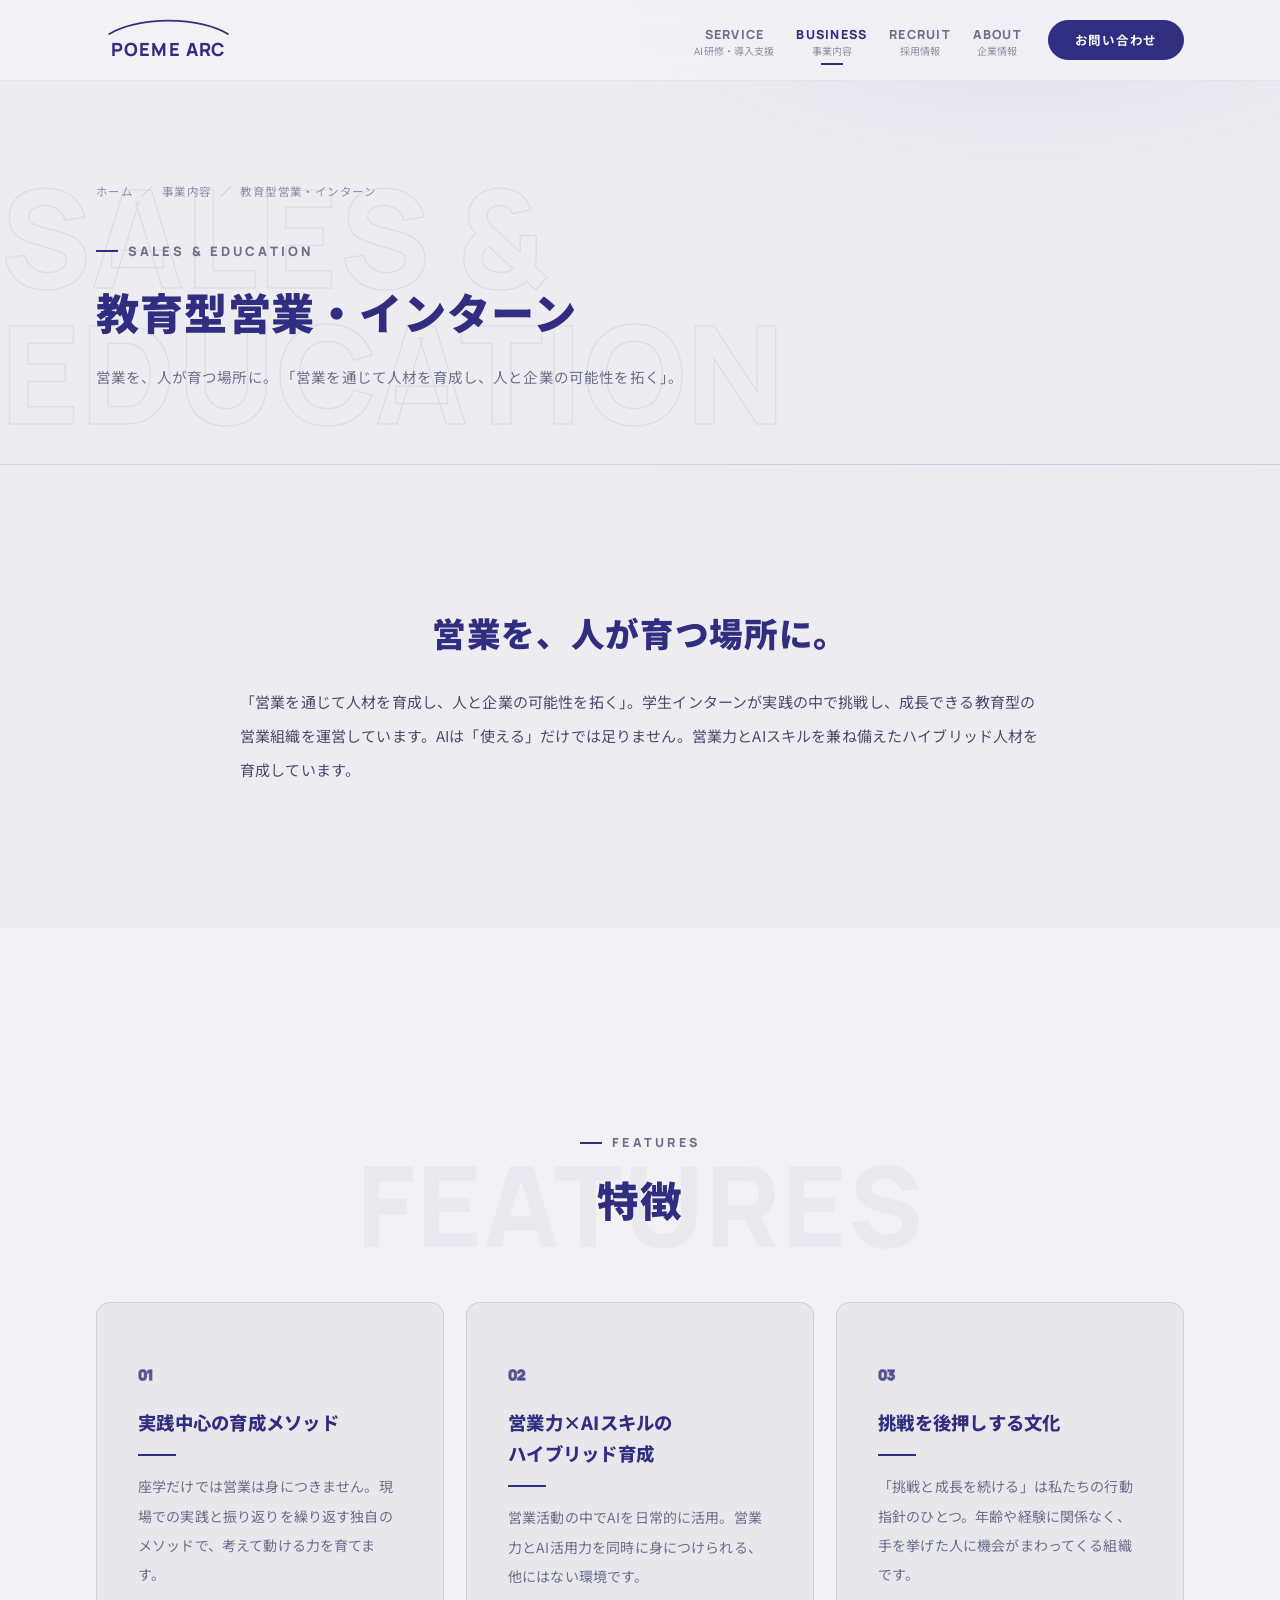
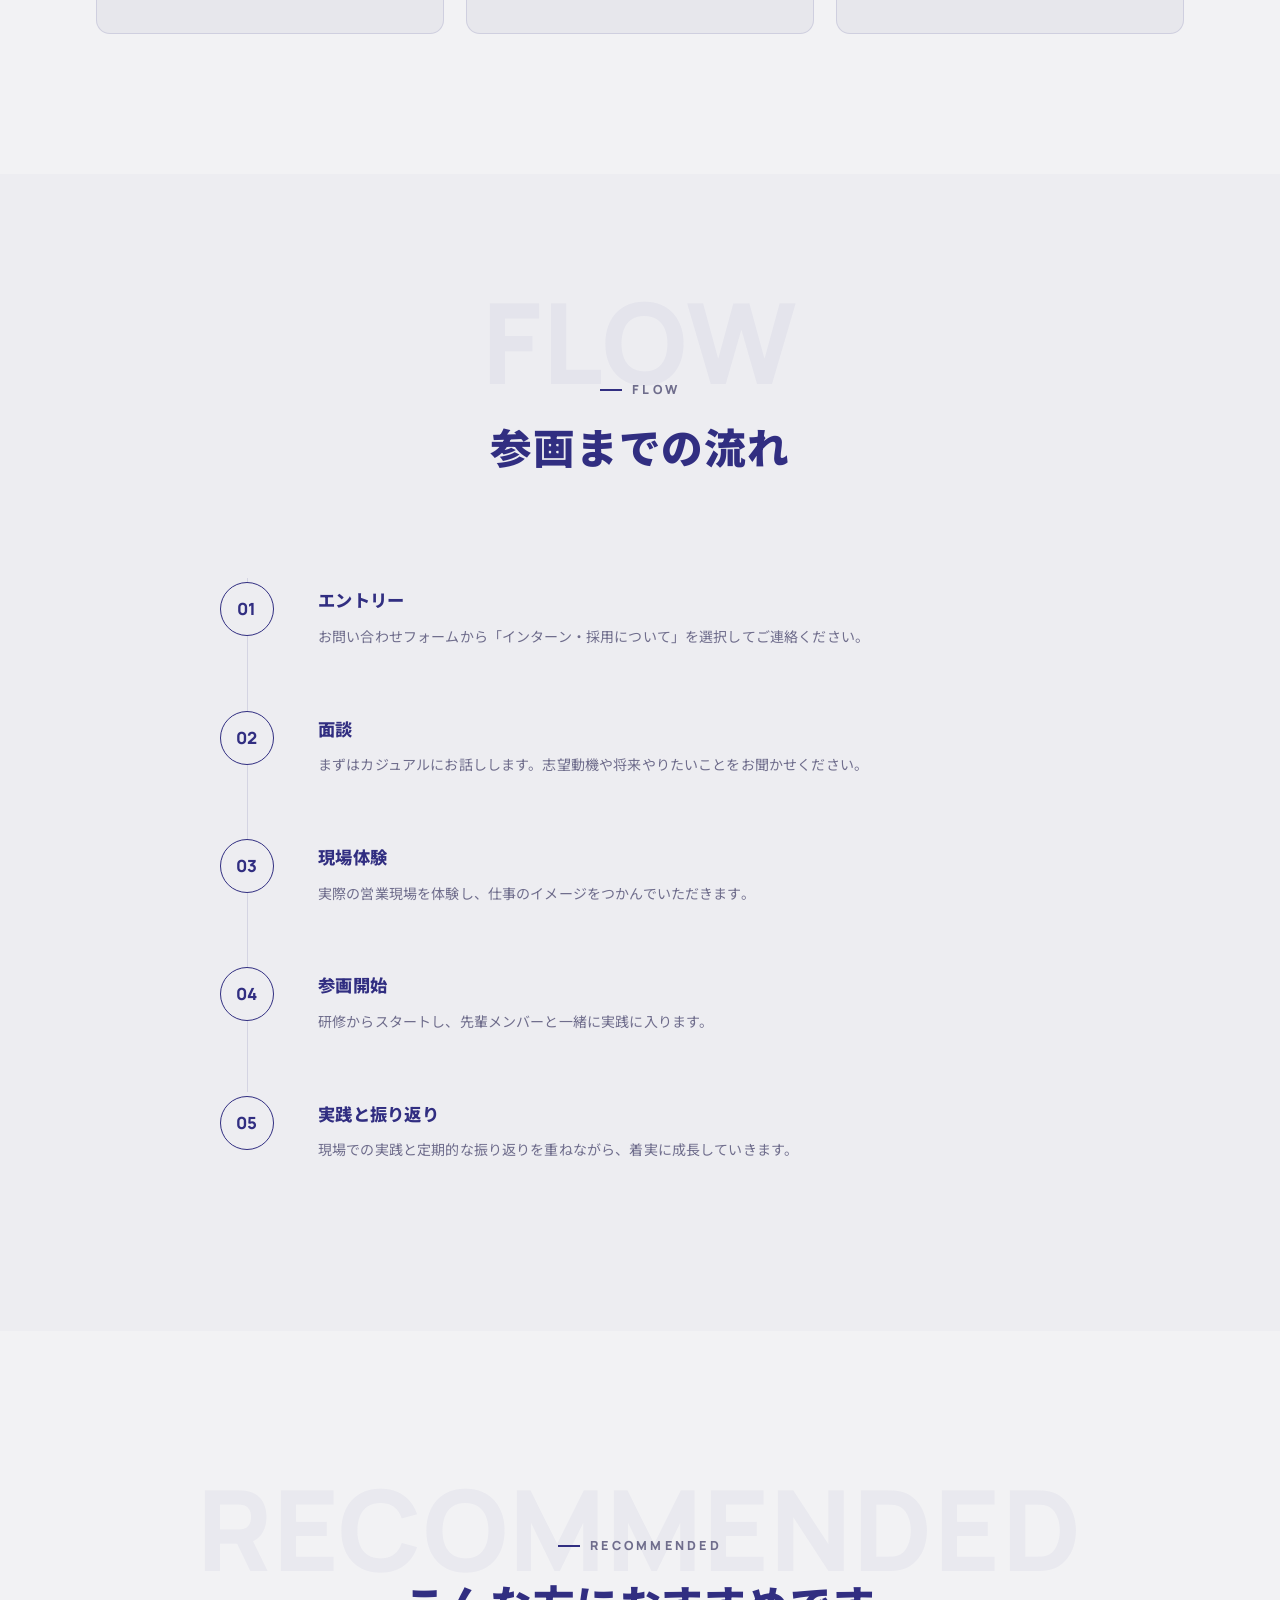
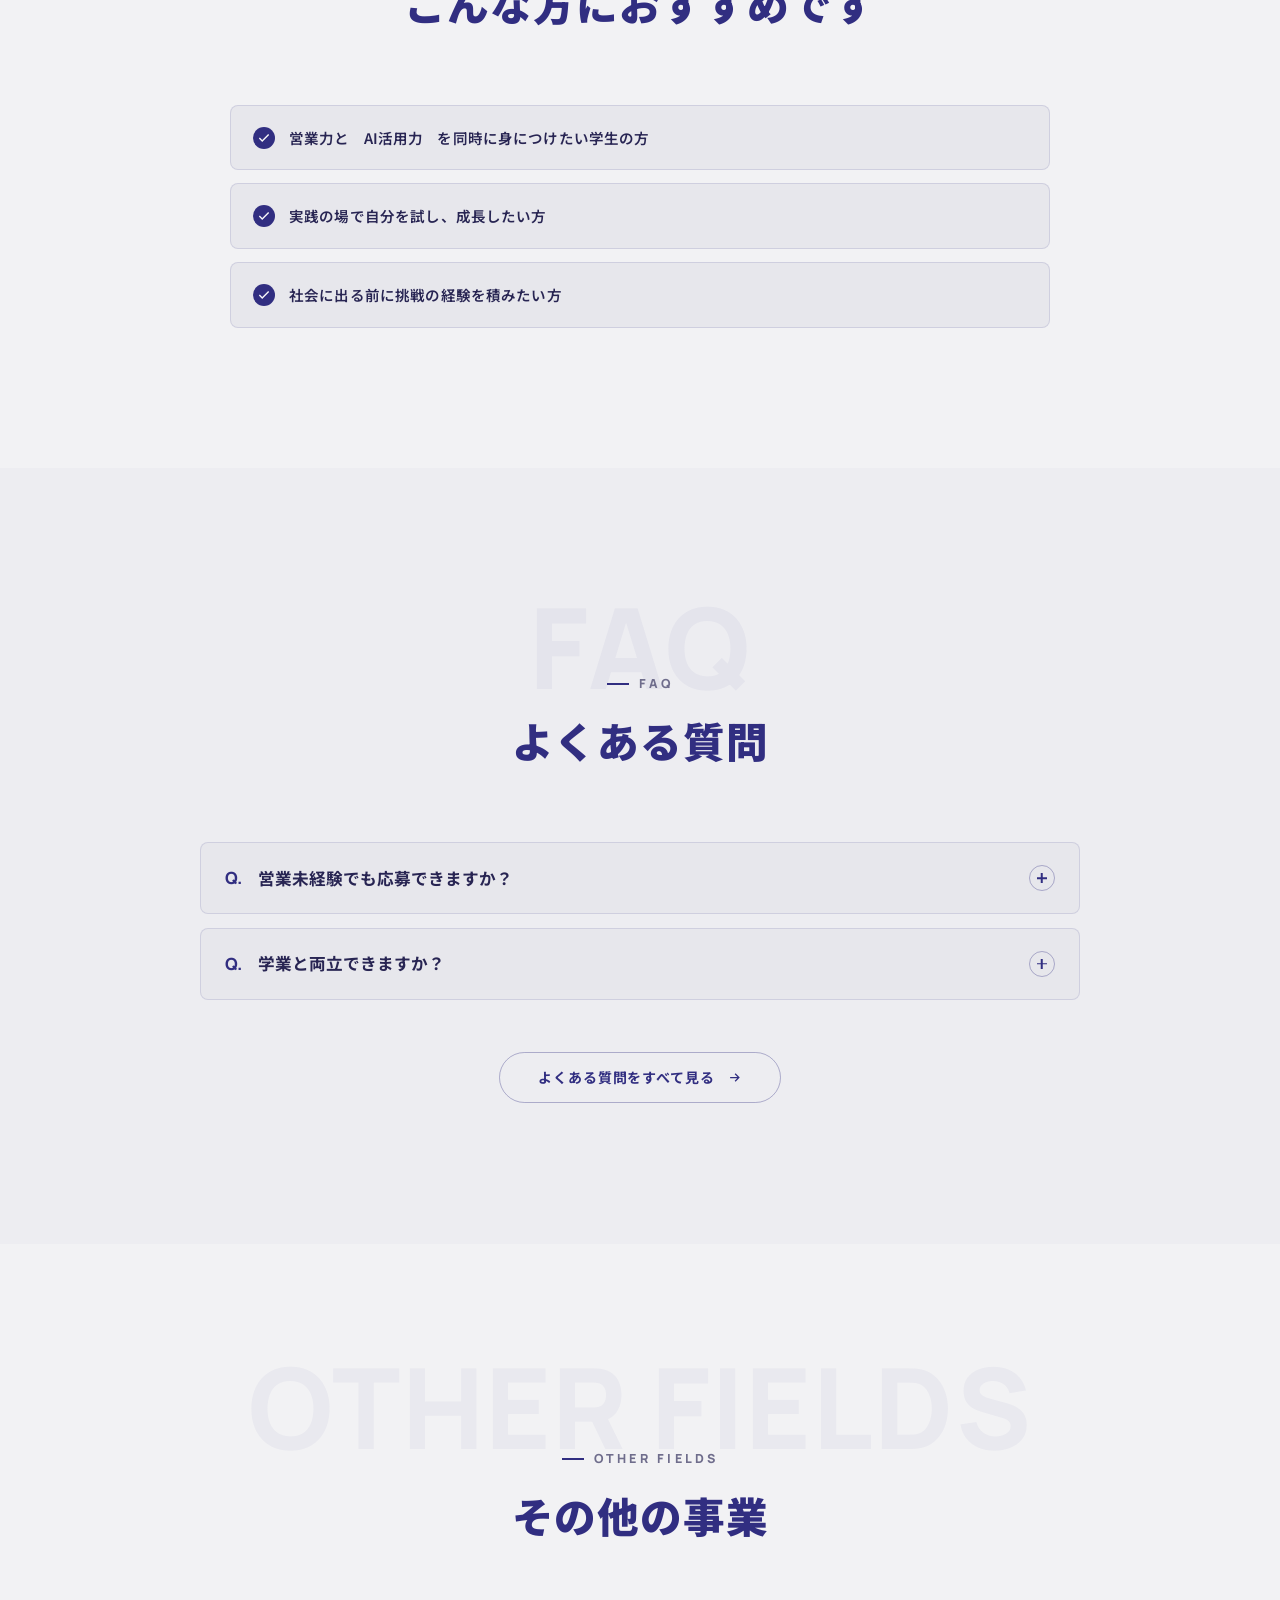
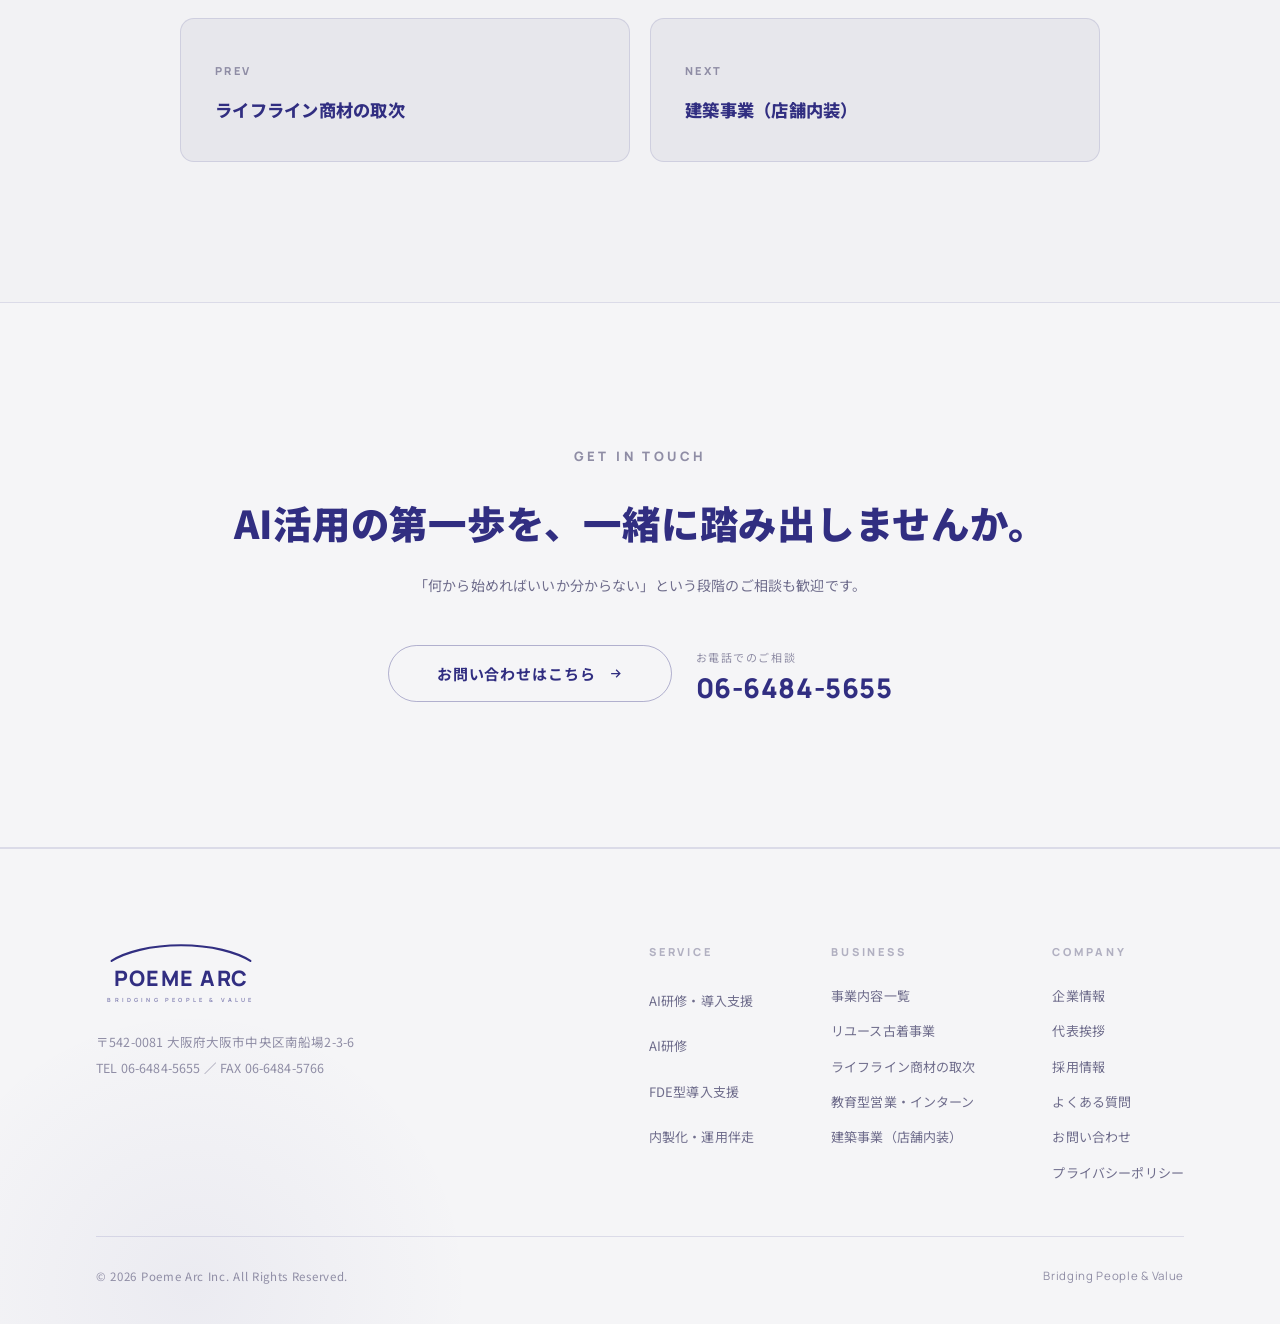
<file: business-education.html>
<!DOCTYPE html>
<html lang="ja">
<head>
  <meta charset="UTF-8" />
  <meta name="viewport" content="width=device-width, initial-scale=1.0" />
  <meta name="theme-color" content="#ededf1" />
  <link rel="icon" type="image/svg+xml" href="assets/favicon.svg" />
  <link rel="apple-touch-icon" href="assets/apple-touch-icon.png" />

  <title>教育型営業・インターン｜株式会社Poeme Arc</title>
  <meta name="description" content="「営業を通じて人材を育成し、人と企業の可能性を拓く」。営業力とAIスキルを兼ね備えたハイブリッド人材を実践の中で育てる、教育型の営業組織です。インターン募集中。" />
  <meta name="robots" content="index, follow" />
  <link rel="canonical" href="https://poeme-arc.com/business-education.html" />

  <meta property="og:type" content="website" />
  <meta property="og:site_name" content="株式会社Poeme Arc" />
  <meta property="og:title" content="教育型営業・インターン｜株式会社Poeme Arc" />
  <meta property="og:description" content="「営業を通じて人材を育成し、人と企業の可能性を拓く」。営業力とAIスキルを兼ね備えたハイブリッド人材を実践の中で育てる、教育型の営業組織です。インターン募集中。" />
  <meta property="og:url" content="https://poeme-arc.com/business-education.html" />
  <meta property="og:locale" content="ja_JP" />
  <meta property="og:image" content="https://poeme-arc.com/assets/ogp.png" />
  <meta property="og:image:width" content="1200" />
  <meta property="og:image:height" content="630" />
  <meta property="og:image:alt" content="株式会社Poeme Arc｜人と価値をつなぎ、誰かの役に立ち続ける。" />
  <meta name="twitter:card" content="summary_large_image" />

  <link rel="preconnect" href="https://fonts.googleapis.com" />
  <link rel="preconnect" href="https://fonts.gstatic.com" crossorigin />
  <link href="https://fonts.googleapis.com/css2?family=Manrope:wght@500;700;800&family=Noto+Sans+JP:wght@400;500;700;900&display=swap" rel="stylesheet" />
  <link rel="stylesheet" href="css/style.css" />
</head>

<body>
  <a href="#main" class="skip-link">本文へスキップ</a>

  <!-- ===== HEADER ===== -->
  <header class="header" id="header">
    <div class="container header__inner">
      <a href="index.html" class="brand" aria-label="Poeme Arc ホーム">
        <svg class="brand__logo" viewBox="0 0 240 76" aria-hidden="true"><path d="M22 28 a120 52 0 0 1 196 0" fill="none" stroke="currentColor" stroke-width="3" stroke-linecap="round"/><text x="120" y="64" text-anchor="middle" font-family="Manrope, sans-serif" font-size="30" font-weight="800" letter-spacing="2" fill="currentColor">POEME ARC</text></svg>
      </a>
      <nav class="nav" aria-label="グローバルナビゲーション">
        <ul class="nav__list">
          <li><a href="service.html" class="nav__link"><span class="en">SERVICE</span><span class="jp"><span class="nowrap">AI研修・導入支援</span></span></a></li>
          <li><a href="fields.html" class="nav__link is-active"><span class="en">BUSINESS</span><span class="jp">事業内容</span></a></li>
          <li><a href="recruit.html" class="nav__link"><span class="en">RECRUIT</span><span class="jp">採用情報</span></a></li>
          <li><a href="about.html" class="nav__link"><span class="en">ABOUT</span><span class="jp">企業情報</span></a></li>
        </ul>
        <a href="contact.html" class="btn nav__cta">お問い合わせ</a>
      </nav>
      <button class="nav-toggle" id="navToggle" aria-label="メニューを開く" aria-expanded="false"><span></span><span></span></button>
    </div>
  </header>

  <!-- ===== MOBILE MENU ===== -->
  <div class="mobile-menu" id="mobileMenu">
    <a href="index.html" class="m-link" data-menu-close><span class="en">01</span>ホーム</a>
    <a href="service.html" class="m-link" data-menu-close><span class="en">02</span><span class="nowrap">AI研修・導入支援</span></a>
    <a href="fields.html" class="m-link" data-menu-close><span class="en">03</span>事業内容</a>
    <a href="business-reuse.html" class="m-link" data-menu-close><span class="en">—</span>リユース古着事業</a>
    <a href="business-lifeline.html" class="m-link" data-menu-close><span class="en">—</span>ライフライン商材の取次</a>
    <a href="business-education.html" class="m-link" data-menu-close><span class="en">—</span>教育型営業・インターン</a>
    <a href="business-construction.html" class="m-link" data-menu-close><span class="en">—</span>建築事業（店舗内装）</a>
    <a href="recruit.html" class="m-link" data-menu-close><span class="en">04</span>採用情報</a>
    <a href="about.html" class="m-link" data-menu-close><span class="en">05</span>企業情報</a>
    <a href="faq.html" class="m-link" data-menu-close><span class="en">06</span>よくある質問</a>
    <a href="contact.html" class="m-link" data-menu-close><span class="en">07</span>お問い合わせ</a>
    <div class="m-foot">
      <a href="contact.html" class="btn btn--lg" data-menu-close>お問い合わせ</a>
    </div>
  </div>

  <main id="main">
    <span id="top"></span>

    <!-- ===== PAGE HERO ===== -->
    <section class="page-hero" aria-label="ページタイトル">
      <p class="page-hero__ghost" aria-hidden="true">Sales & Education</p>
      <div class="container">
        <nav class="breadcrumb" aria-label="パンくずリスト"><a href="index.html">ホーム</a><span class="sep">／</span><a href="fields.html">事業内容</a><span class="sep">／</span><span>教育型営業・インターン</span></nav>
        <p class="page-hero__en">Sales & Education</p>
        <h1 class="page-hero__title">教育型営業・インターン</h1>
        <p class="page-hero__lead">営業を、人が育つ場所に。 「営業を通じて人材を育成し、人と企業の可能性を拓く」。</p>
      </div>
    </section>

    <!-- ===== INTRO ===== -->
    <section class="section" aria-label="概要">
      <div class="container">
        <div class="intro reveal">
          <h2>営業を、人が育つ場所に。</h2>
          <p>「営業を通じて人材を育成し、人と企業の可能性を拓く」。学生インターンが実践の中で挑戦し、成長できる教育型の営業組織を運営しています。AIは「使える」だけでは足りません。営業力と<span class="nowrap">AIスキル</span>を兼ね備えたハイブリッド人材を育成しています。</p>
        </div>
      </div>
    </section>

    <!-- ===== FEATURES ===== -->
    <section class="section section--soft" aria-label="特徴">
      <div class="container">
        <div class="sec-head sec-head--center reveal">
          <span class="sec-ghost" aria-hidden="true">Features</span>
          <p class="sec-tag">Features</p>
          <h2 class="sec-title">特徴</h2>
        </div>
        <div class="strengths reveal" data-stagger>
          <div class="strength">
            <p class="strength__no">01</p>
            <h3>実践中心の育成メソッド</h3>
            <p>座学だけでは営業は身につきません。現場での実践と振り返りを繰り返す独自のメソッドで、考えて動ける力を育てます。</p>
          </div>
          <div class="strength">
            <p class="strength__no">02</p>
            <h3>営業力×AIスキルのハイブリッド育成</h3>
            <p>営業活動の中でAIを日常的に活用。営業力と<span class="nowrap">AI活用力</span>を同時に身につけられる、他にはない環境です。</p>
          </div>
          <div class="strength">
            <p class="strength__no">03</p>
            <h3>挑戦を後押しする文化</h3>
            <p>「挑戦と成長を続ける」は私たちの行動指針のひとつ。年齢や経験に関係なく、手を挙げた人に機会がまわってくる組織です。</p>
          </div>
        </div>
      </div>
    </section>

    <!-- ===== FLOW ===== -->
    <section class="section" aria-label="参画までの流れ">
      <div class="container">
        <div class="sec-head sec-head--center reveal">
          <span class="sec-ghost" aria-hidden="true">Flow</span>
          <p class="sec-tag">Flow</p>
          <h2 class="sec-title">参画までの流れ</h2>
        </div>
        <ol class="flow reveal" data-stagger>
          <li>
            <p class="no">01</p>
            <div>
              <h3>エントリー</h3>
              <p>お問い合わせフォームから「インターン・採用について」を選択してご連絡ください。</p>
            </div>
          </li>
          <li>
            <p class="no">02</p>
            <div>
              <h3>面談</h3>
              <p>まずはカジュアルにお話しします。志望動機や将来やりたいことをお聞かせください。</p>
            </div>
          </li>
          <li>
            <p class="no">03</p>
            <div>
              <h3>現場体験</h3>
              <p>実際の営業現場を体験し、仕事のイメージをつかんでいただきます。</p>
            </div>
          </li>
          <li>
            <p class="no">04</p>
            <div>
              <h3>参画開始</h3>
              <p>研修からスタートし、先輩メンバーと一緒に実践に入ります。</p>
            </div>
          </li>
          <li>
            <p class="no">05</p>
            <div>
              <h3>実践と振り返り</h3>
              <p>現場での実践と定期的な振り返りを重ねながら、着実に成長していきます。</p>
            </div>
          </li>
        </ol>
      </div>
    </section>

    <!-- ===== TARGET ===== -->
    <section class="section section--soft" aria-label="こんな方へ">
      <div class="container">
        <div class="sec-head sec-head--center reveal">
          <span class="sec-ghost" aria-hidden="true">Recommended</span>
          <p class="sec-tag">Recommended</p>
          <h2 class="sec-title">こんな方におすすめです</h2>
        </div>
        <ul class="target reveal" data-stagger>
          <li><svg viewBox="0 0 24 24" fill="none" stroke="currentColor" stroke-width="2.4"><path d="M20 6L9 17l-5-5"/></svg>営業力と<span class="nowrap">AI活用力</span>を同時に身につけたい学生の方</li>
          <li><svg viewBox="0 0 24 24" fill="none" stroke="currentColor" stroke-width="2.4"><path d="M20 6L9 17l-5-5"/></svg>実践の場で自分を試し、成長したい方</li>
          <li><svg viewBox="0 0 24 24" fill="none" stroke="currentColor" stroke-width="2.4"><path d="M20 6L9 17l-5-5"/></svg>社会に出る前に挑戦の経験を積みたい方</li>
        </ul>
      </div>
    </section>

    <!-- ===== FAQ ===== -->
    <section class="section" aria-label="よくある質問">
      <div class="container">
        <div class="sec-head sec-head--center reveal">
          <span class="sec-ghost" aria-hidden="true">FAQ</span>
          <p class="sec-tag">FAQ</p>
          <h2 class="sec-title">よくある質問</h2>
        </div>
        <div class="faq reveal">
          <div class="faq__item">
            <button class="faq__q" aria-expanded="false"><span class="qm">Q.</span>営業未経験でも応募できますか？<span class="faq__toggle" aria-hidden="true"></span></button>
            <div class="faq__a"><div class="faq__a-inner">はい。研修と現場でのサポート体制がありますので、未経験の方も安心してスタートできます。</div></div>
          </div>
          <div class="faq__item">
            <button class="faq__q" aria-expanded="false"><span class="qm">Q.</span>学業と両立できますか？<span class="faq__toggle" aria-hidden="true"></span></button>
            <div class="faq__a"><div class="faq__a-inner">学業との両立を前提に参画いただいています。稼働の仕方は面談時にご相談ください。</div></div>
          </div>
        </div>
        <div class="sec-more reveal">
          <a href="faq.html" class="btn btn--ghost">よくある質問をすべて見る<svg width="15" height="15" viewBox="0 0 24 24" fill="none" stroke="currentColor" stroke-width="2"><path d="M5 12h14M13 6l6 6-6 6"/></svg></a>
        </div>
      </div>
    </section>

    <!-- ===== NEXT ===== -->
    <section class="section section--soft" aria-label="その他の事業">
      <div class="container">
        <div class="sec-head sec-head--center reveal">
          <span class="sec-ghost" aria-hidden="true">Other Fields</span>
          <p class="sec-tag">Other Fields</p>
          <h2 class="sec-title">その他の事業</h2>
        </div>
        <div class="next-nav reveal">
          <a href="business-lifeline.html">
            <span class="dir">Prev</span>
            <span class="ttl">ライフライン商材の取次</span>
          </a>
          <a href="business-construction.html">
            <span class="dir">Next</span>
            <span class="ttl">建築事業（店舗内装）</span>
          </a>
        </div>
      </div>
    </section>

    <!-- ===== CTA BAND ===== -->
    <section class="section section--dark cta-band" aria-label="ご相談はこちら">
      <div class="container">
        <p class="cta-band__en reveal">Get in Touch</p>
        <h2 class="cta-band__title reveal"><span class="nowrap">AI活用</span>の第一歩を、<br class="sp-only">一緒に踏み出しませんか。</h2>
        <p class="cta-band__sub reveal">「何から始めればいいか分からない」という段階のご相談も歓迎です。</p>
        <div class="cta-band__actions reveal">
          <a href="contact.html" class="btn btn--light btn--lg">お問い合わせはこちら<svg width="15" height="15" viewBox="0 0 24 24" fill="none" stroke="currentColor" stroke-width="2"><path d="M5 12h14M13 6l6 6-6 6"/></svg></a>
          <p class="cta-band__tel">
            <span class="label">お電話でのご相談</span>
            <a href="tel:0664845655" class="num">06-6484-5655</a>
          </p>
        </div>
      </div>
    </section>
  </main>

  <!-- ===== FOOTER ===== -->
  <footer class="footer">
    <div class="container">
      <div class="footer__top">
        <div class="footer__brand">
          <a href="index.html" class="brand">
            <svg class="brand__logo brand__logo--full" viewBox="0 0 240 96" aria-hidden="true"><path d="M22 28 a120 52 0 0 1 196 0" fill="none" stroke="currentColor" stroke-width="3" stroke-linecap="round"/><text x="120" y="64" text-anchor="middle" font-family="Manrope, sans-serif" font-size="30" font-weight="800" letter-spacing="2" fill="currentColor">POEME ARC</text><text x="120" y="86" text-anchor="middle" font-family="Manrope, sans-serif" font-size="8" font-weight="700" letter-spacing="4.5" fill="currentColor" opacity=".55">BRIDGING PEOPLE &amp; VALUE</text></svg>
          </a>
          <p class="footer__info">〒542-0081 大阪府大阪市中央区南船場2-3-6<br>TEL 06-6484-5655 ／ FAX 06-6484-5766</p>
        </div>
        <div class="footer__cols">
          <div class="footer__col">
            <h4>Service</h4>
            <a href="service.html"><span class="nowrap">AI研修・導入支援</span></a>
            <a href="service.html#training"><span class="nowrap">AI研修</span></a>
            <a href="service.html#fde"><span class="nowrap">FDE型導入支援</span></a>
            <a href="service.html#internal"><span class="nowrap">内製化・運用伴走</span></a>
          </div>
          <div class="footer__col">
            <h4>Business</h4>
            <a href="fields.html">事業内容一覧</a>
            <a href="business-reuse.html">リユース古着事業</a>
            <a href="business-lifeline.html">ライフライン商材の取次</a>
            <a href="business-education.html">教育型営業・インターン</a>
            <a href="business-construction.html">建築事業（店舗内装）</a>
          </div>
          <div class="footer__col">
            <h4>Company</h4>
            <a href="about.html">企業情報</a>
            <a href="about.html#message">代表挨拶</a>
            <a href="recruit.html">採用情報</a>
            <a href="faq.html">よくある質問</a>
            <a href="contact.html">お問い合わせ</a>
            <a href="privacy.html">プライバシーポリシー</a>
          </div>
        </div>
      </div>
      <div class="footer__bottom">
        <small>&copy; 2026 Poeme Arc Inc. All Rights Reserved.</small>
        <small class="en">Bridging People &amp; Value</small>
      </div>
    </div>
  </footer>

  <button class="to-top" id="toTop" aria-label="ページ上部へ戻る"><svg width="18" height="18" viewBox="0 0 24 24" fill="none" stroke="currentColor" stroke-width="2"><path d="M12 19V5M5 12l7-7 7 7"/></svg></button>

  <script src="js/main.js" defer></script>
</body>
</html>
</file>
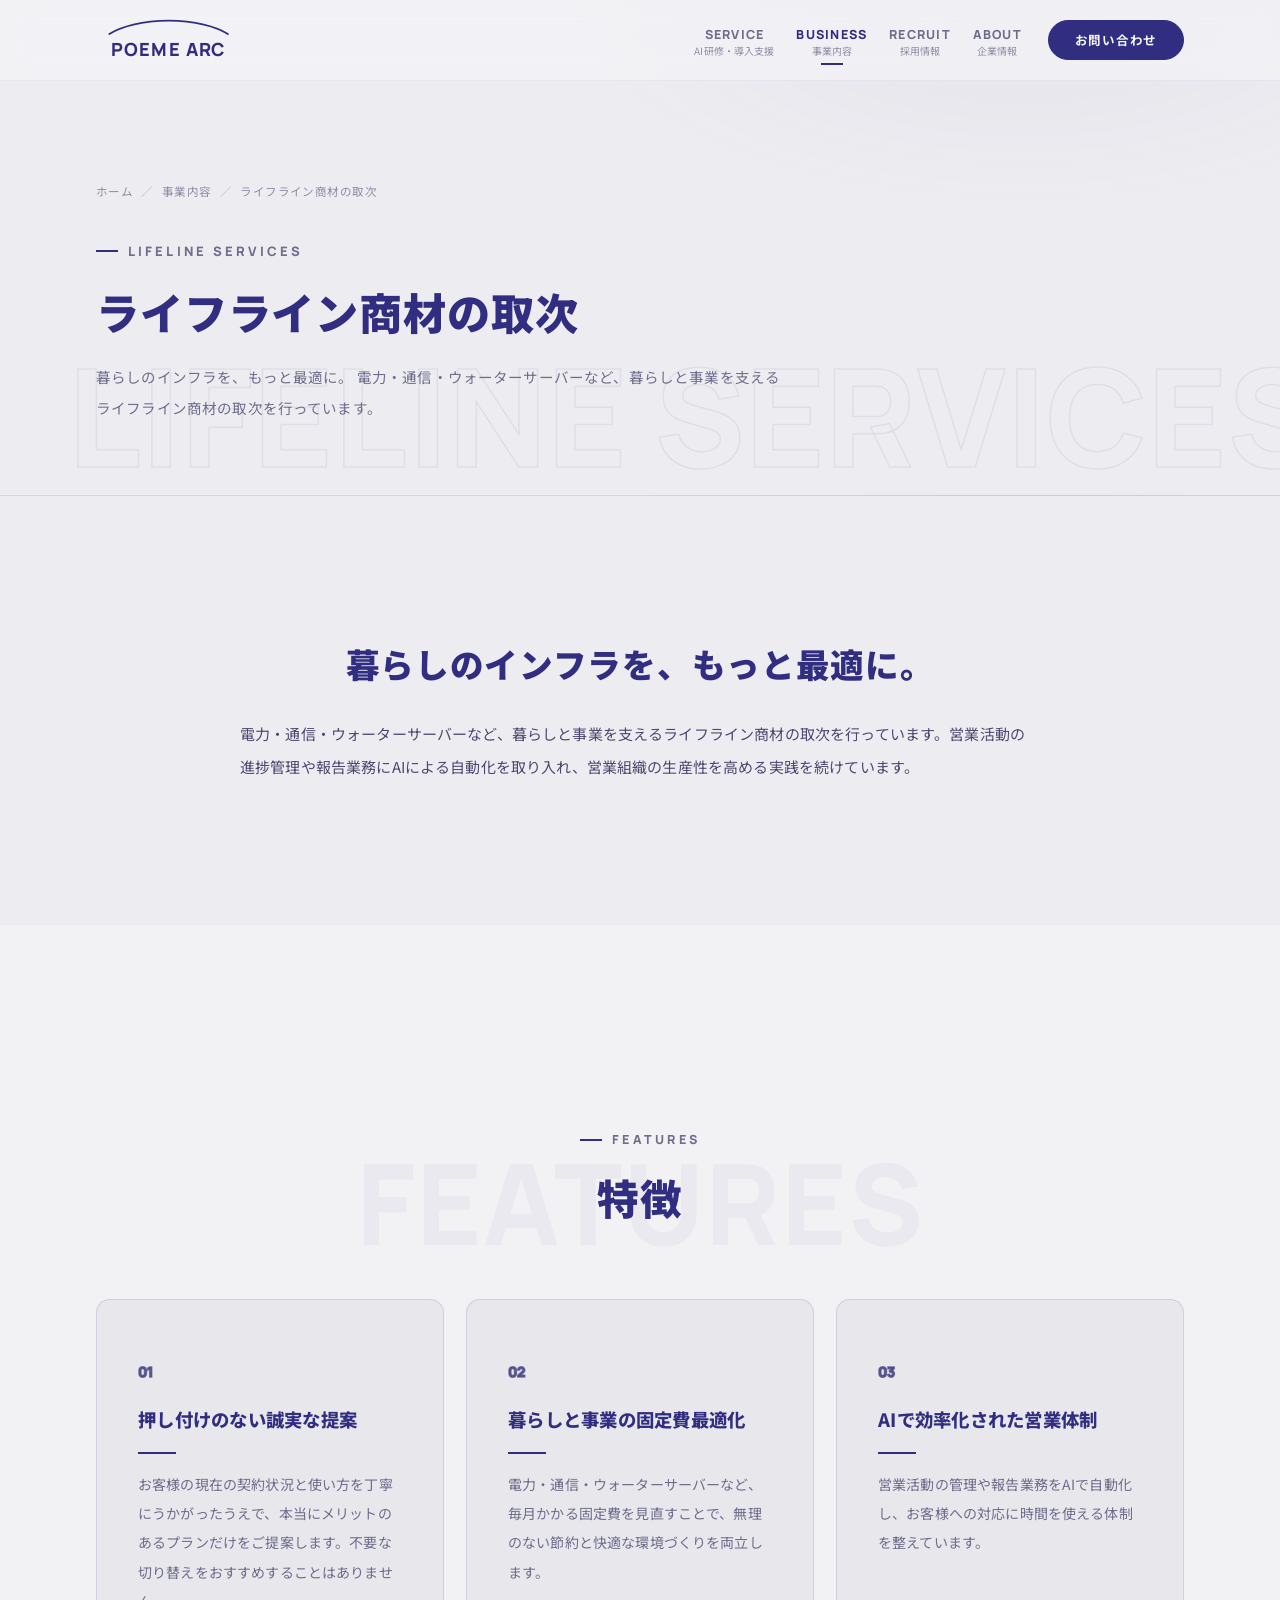
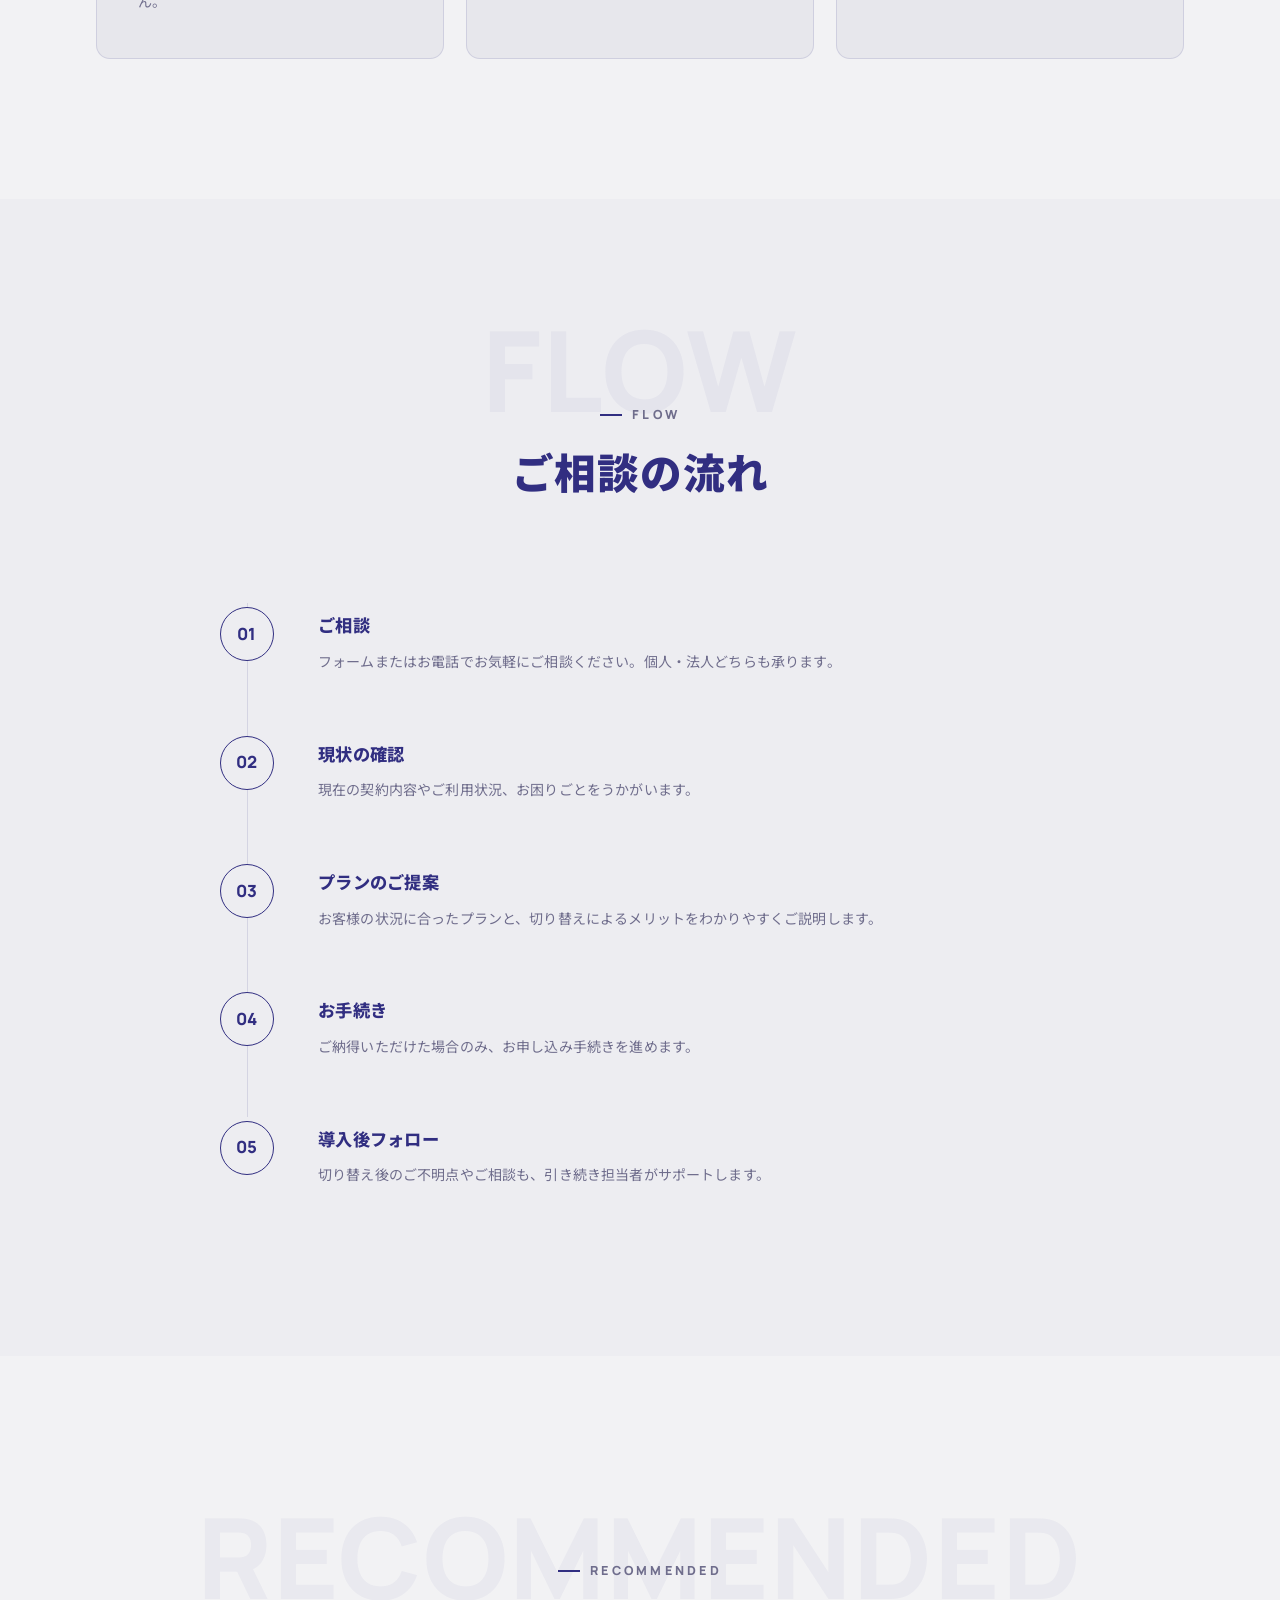
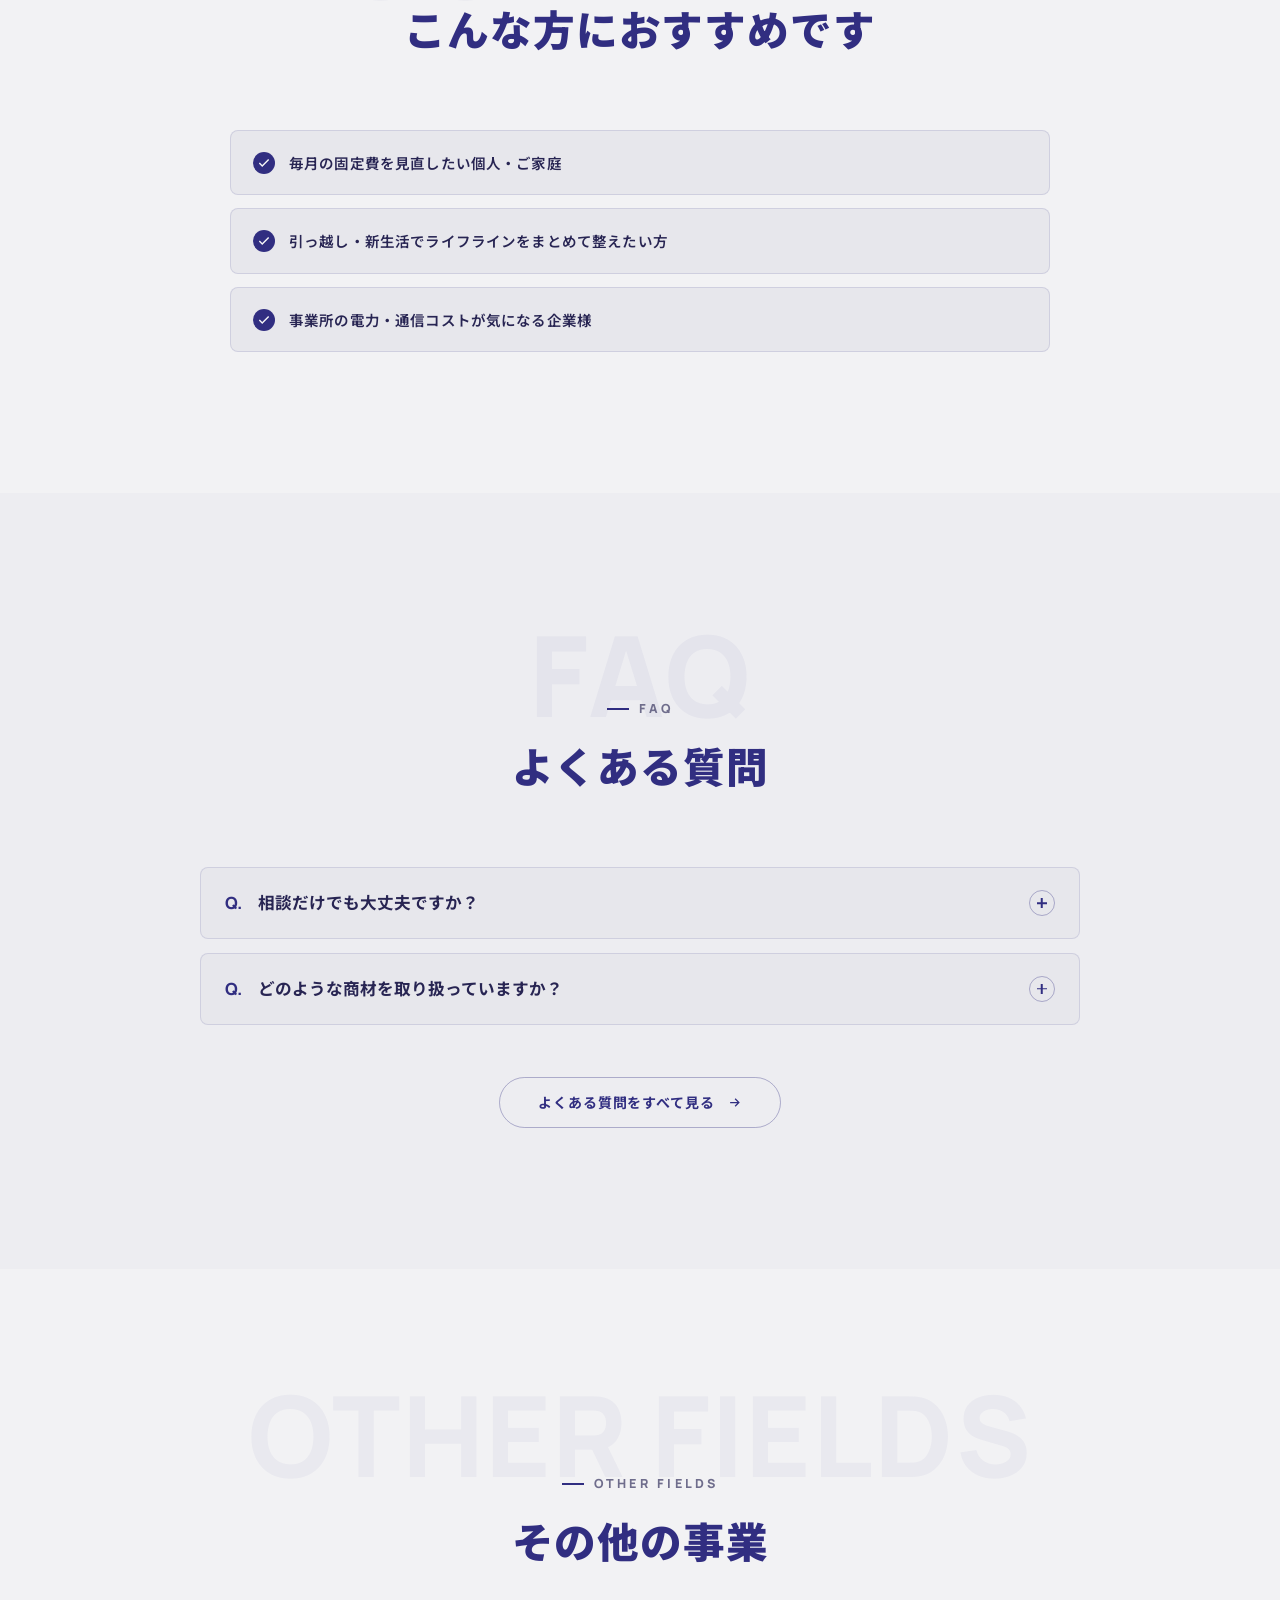
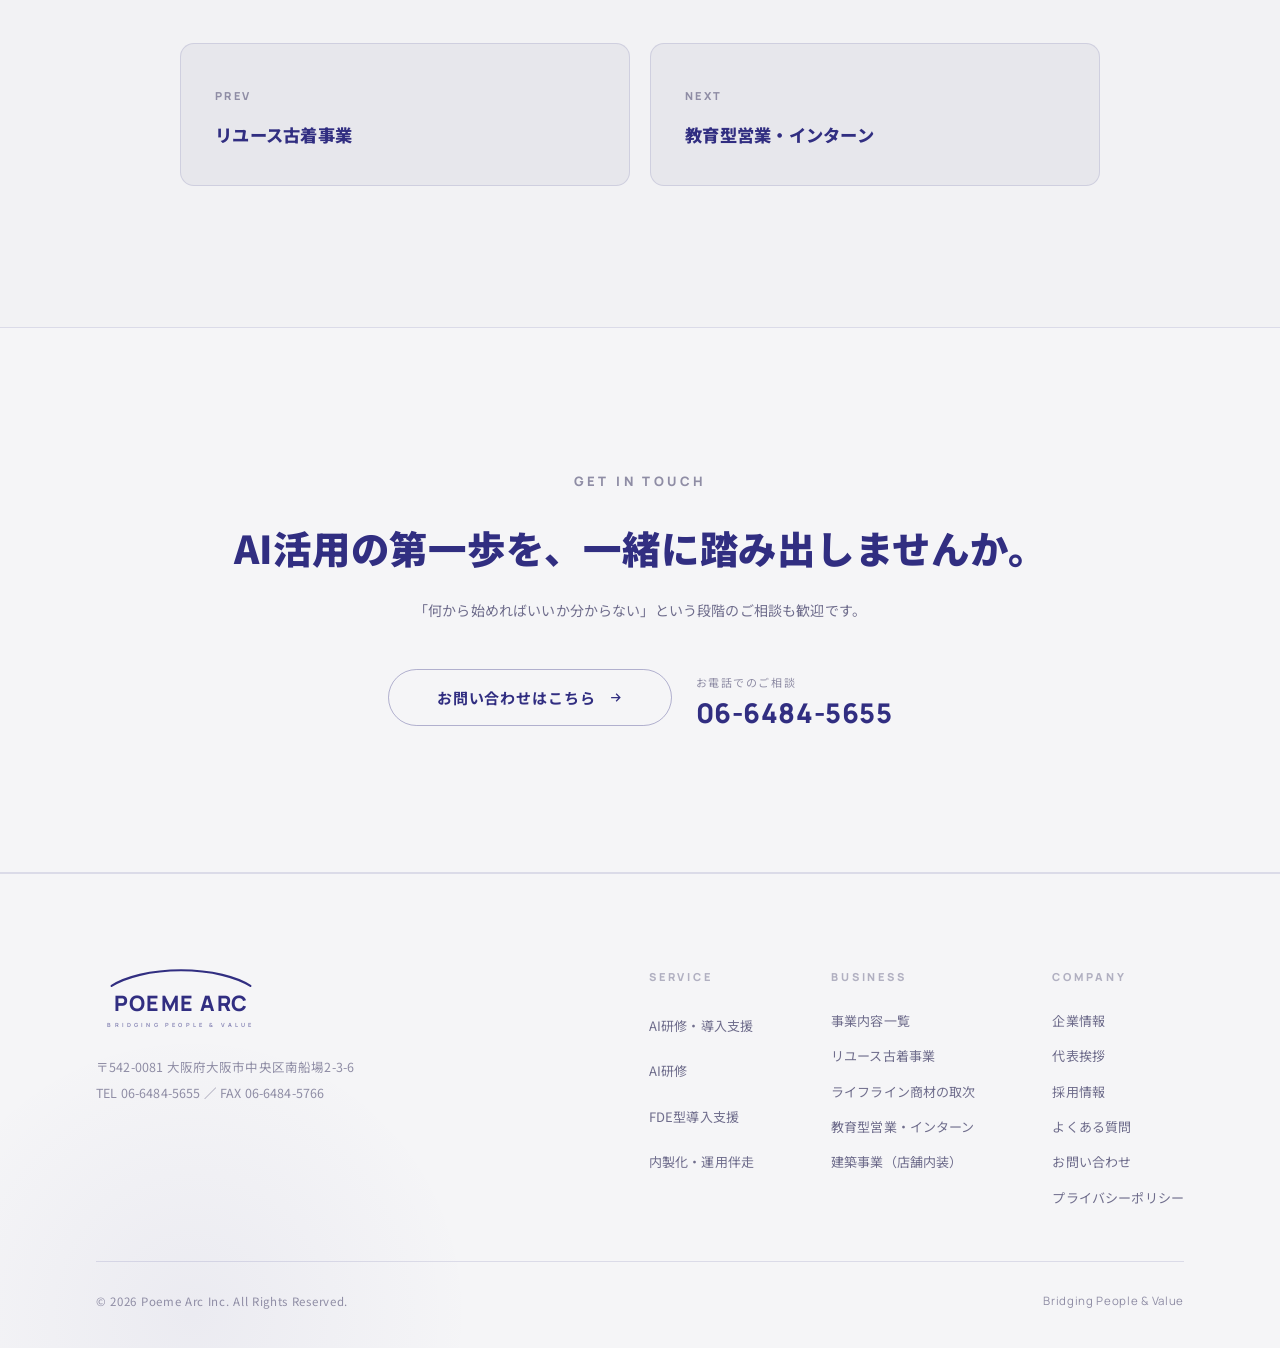
<file: business-lifeline.html>
<!DOCTYPE html>
<html lang="ja">
<head>
  <meta charset="UTF-8" />
  <meta name="viewport" content="width=device-width, initial-scale=1.0" />
  <meta name="theme-color" content="#ededf1" />
  <link rel="icon" type="image/svg+xml" href="assets/favicon.svg" />
  <link rel="apple-touch-icon" href="assets/apple-touch-icon.png" />

  <title>ライフライン商材の取次｜株式会社Poeme Arc</title>
  <meta name="description" content="電力・通信・ウォーターサーバーなど、暮らしと事業を支えるライフライン商材の取次。固定費の見直しから導入後のフォローまで、誠実にご提案します。" />
  <meta name="robots" content="index, follow" />
  <link rel="canonical" href="https://poeme-arc.com/business-lifeline.html" />

  <meta property="og:type" content="website" />
  <meta property="og:site_name" content="株式会社Poeme Arc" />
  <meta property="og:title" content="ライフライン商材の取次｜株式会社Poeme Arc" />
  <meta property="og:description" content="電力・通信・ウォーターサーバーなど、暮らしと事業を支えるライフライン商材の取次。固定費の見直しから導入後のフォローまで、誠実にご提案します。" />
  <meta property="og:url" content="https://poeme-arc.com/business-lifeline.html" />
  <meta property="og:locale" content="ja_JP" />
  <meta property="og:image" content="https://poeme-arc.com/assets/ogp.png" />
  <meta property="og:image:width" content="1200" />
  <meta property="og:image:height" content="630" />
  <meta property="og:image:alt" content="株式会社Poeme Arc｜人と価値をつなぎ、誰かの役に立ち続ける。" />
  <meta name="twitter:card" content="summary_large_image" />

  <link rel="preconnect" href="https://fonts.googleapis.com" />
  <link rel="preconnect" href="https://fonts.gstatic.com" crossorigin />
  <link href="https://fonts.googleapis.com/css2?family=Manrope:wght@500;700;800&family=Noto+Sans+JP:wght@400;500;700;900&display=swap" rel="stylesheet" />
  <link rel="stylesheet" href="css/style.css" />
</head>

<body>
  <a href="#main" class="skip-link">本文へスキップ</a>

  <!-- ===== HEADER ===== -->
  <header class="header" id="header">
    <div class="container header__inner">
      <a href="index.html" class="brand" aria-label="Poeme Arc ホーム">
        <svg class="brand__logo" viewBox="0 0 240 76" aria-hidden="true"><path d="M22 28 a120 52 0 0 1 196 0" fill="none" stroke="currentColor" stroke-width="3" stroke-linecap="round"/><text x="120" y="64" text-anchor="middle" font-family="Manrope, sans-serif" font-size="30" font-weight="800" letter-spacing="2" fill="currentColor">POEME ARC</text></svg>
      </a>
      <nav class="nav" aria-label="グローバルナビゲーション">
        <ul class="nav__list">
          <li><a href="service.html" class="nav__link"><span class="en">SERVICE</span><span class="jp"><span class="nowrap">AI研修・導入支援</span></span></a></li>
          <li><a href="fields.html" class="nav__link is-active"><span class="en">BUSINESS</span><span class="jp">事業内容</span></a></li>
          <li><a href="recruit.html" class="nav__link"><span class="en">RECRUIT</span><span class="jp">採用情報</span></a></li>
          <li><a href="about.html" class="nav__link"><span class="en">ABOUT</span><span class="jp">企業情報</span></a></li>
        </ul>
        <a href="contact.html" class="btn nav__cta">お問い合わせ</a>
      </nav>
      <button class="nav-toggle" id="navToggle" aria-label="メニューを開く" aria-expanded="false"><span></span><span></span></button>
    </div>
  </header>

  <!-- ===== MOBILE MENU ===== -->
  <div class="mobile-menu" id="mobileMenu">
    <a href="index.html" class="m-link" data-menu-close><span class="en">01</span>ホーム</a>
    <a href="service.html" class="m-link" data-menu-close><span class="en">02</span><span class="nowrap">AI研修・導入支援</span></a>
    <a href="fields.html" class="m-link" data-menu-close><span class="en">03</span>事業内容</a>
    <a href="business-reuse.html" class="m-link" data-menu-close><span class="en">—</span>リユース古着事業</a>
    <a href="business-lifeline.html" class="m-link" data-menu-close><span class="en">—</span>ライフライン商材の取次</a>
    <a href="business-education.html" class="m-link" data-menu-close><span class="en">—</span>教育型営業・インターン</a>
    <a href="business-construction.html" class="m-link" data-menu-close><span class="en">—</span>建築事業（店舗内装）</a>
    <a href="recruit.html" class="m-link" data-menu-close><span class="en">04</span>採用情報</a>
    <a href="about.html" class="m-link" data-menu-close><span class="en">05</span>企業情報</a>
    <a href="faq.html" class="m-link" data-menu-close><span class="en">06</span>よくある質問</a>
    <a href="contact.html" class="m-link" data-menu-close><span class="en">07</span>お問い合わせ</a>
    <div class="m-foot">
      <a href="contact.html" class="btn btn--lg" data-menu-close>お問い合わせ</a>
    </div>
  </div>

  <main id="main">
    <span id="top"></span>

    <!-- ===== PAGE HERO ===== -->
    <section class="page-hero" aria-label="ページタイトル">
      <p class="page-hero__ghost" aria-hidden="true">Lifeline Services</p>
      <div class="container">
        <nav class="breadcrumb" aria-label="パンくずリスト"><a href="index.html">ホーム</a><span class="sep">／</span><a href="fields.html">事業内容</a><span class="sep">／</span><span>ライフライン商材の取次</span></nav>
        <p class="page-hero__en">Lifeline Services</p>
        <h1 class="page-hero__title">ライフライン商材の取次</h1>
        <p class="page-hero__lead">暮らしのインフラを、もっと最適に。 電力・通信・ウォーターサーバーなど、暮らしと事業を支えるライフライン商材の取次を行っています。</p>
      </div>
    </section>

    <!-- ===== INTRO ===== -->
    <section class="section" aria-label="概要">
      <div class="container">
        <div class="intro reveal">
          <h2>暮らしのインフラを、もっと最適に。</h2>
          <p>電力・通信・ウォーターサーバーなど、暮らしと事業を支えるライフライン商材の取次を行っています。営業活動の進捗管理や報告業務にAIによる自動化を取り入れ、営業組織の生産性を高める実践を続けています。</p>
        </div>
      </div>
    </section>

    <!-- ===== FEATURES ===== -->
    <section class="section section--soft" aria-label="特徴">
      <div class="container">
        <div class="sec-head sec-head--center reveal">
          <span class="sec-ghost" aria-hidden="true">Features</span>
          <p class="sec-tag">Features</p>
          <h2 class="sec-title">特徴</h2>
        </div>
        <div class="strengths reveal" data-stagger>
          <div class="strength">
            <p class="strength__no">01</p>
            <h3>押し付けのない誠実な提案</h3>
            <p>お客様の現在の契約状況と使い方を丁寧にうかがったうえで、本当にメリットのあるプランだけをご提案します。不要な切り替えをおすすめすることはありません。</p>
          </div>
          <div class="strength">
            <p class="strength__no">02</p>
            <h3>暮らしと事業の固定費最適化</h3>
            <p>電力・通信・ウォーターサーバーなど、毎月かかる固定費を見直すことで、無理のない節約と快適な環境づくりを両立します。</p>
          </div>
          <div class="strength">
            <p class="strength__no">03</p>
            <h3>AIで効率化された営業体制</h3>
            <p>営業活動の管理や報告業務をAIで自動化し、お客様への対応に時間を使える体制を整えています。</p>
          </div>
        </div>
      </div>
    </section>

    <!-- ===== FLOW ===== -->
    <section class="section" aria-label="ご相談の流れ">
      <div class="container">
        <div class="sec-head sec-head--center reveal">
          <span class="sec-ghost" aria-hidden="true">Flow</span>
          <p class="sec-tag">Flow</p>
          <h2 class="sec-title">ご相談の流れ</h2>
        </div>
        <ol class="flow reveal" data-stagger>
          <li>
            <p class="no">01</p>
            <div>
              <h3>ご相談</h3>
              <p>フォームまたはお電話でお気軽にご相談ください。個人・法人どちらも承ります。</p>
            </div>
          </li>
          <li>
            <p class="no">02</p>
            <div>
              <h3>現状の確認</h3>
              <p>現在の契約内容やご利用状況、お困りごとをうかがいます。</p>
            </div>
          </li>
          <li>
            <p class="no">03</p>
            <div>
              <h3>プランのご提案</h3>
              <p>お客様の状況に合ったプランと、切り替えによるメリットをわかりやすくご説明します。</p>
            </div>
          </li>
          <li>
            <p class="no">04</p>
            <div>
              <h3>お手続き</h3>
              <p>ご納得いただけた場合のみ、お申し込み手続きを進めます。</p>
            </div>
          </li>
          <li>
            <p class="no">05</p>
            <div>
              <h3>導入後フォロー</h3>
              <p>切り替え後のご不明点やご相談も、引き続き担当者がサポートします。</p>
            </div>
          </li>
        </ol>
      </div>
    </section>

    <!-- ===== TARGET ===== -->
    <section class="section section--soft" aria-label="こんな方へ">
      <div class="container">
        <div class="sec-head sec-head--center reveal">
          <span class="sec-ghost" aria-hidden="true">Recommended</span>
          <p class="sec-tag">Recommended</p>
          <h2 class="sec-title">こんな方におすすめです</h2>
        </div>
        <ul class="target reveal" data-stagger>
          <li><svg viewBox="0 0 24 24" fill="none" stroke="currentColor" stroke-width="2.4"><path d="M20 6L9 17l-5-5"/></svg>毎月の固定費を見直したい個人・ご家庭</li>
          <li><svg viewBox="0 0 24 24" fill="none" stroke="currentColor" stroke-width="2.4"><path d="M20 6L9 17l-5-5"/></svg>引っ越し・新生活でライフラインをまとめて整えたい方</li>
          <li><svg viewBox="0 0 24 24" fill="none" stroke="currentColor" stroke-width="2.4"><path d="M20 6L9 17l-5-5"/></svg>事業所の電力・通信コストが気になる企業様</li>
        </ul>
      </div>
    </section>

    <!-- ===== FAQ ===== -->
    <section class="section" aria-label="よくある質問">
      <div class="container">
        <div class="sec-head sec-head--center reveal">
          <span class="sec-ghost" aria-hidden="true">FAQ</span>
          <p class="sec-tag">FAQ</p>
          <h2 class="sec-title">よくある質問</h2>
        </div>
        <div class="faq reveal">
          <div class="faq__item">
            <button class="faq__q" aria-expanded="false"><span class="qm">Q.</span>相談だけでも大丈夫ですか？<span class="faq__toggle" aria-hidden="true"></span></button>
            <div class="faq__a"><div class="faq__a-inner">はい。現状の確認とご提案までお気軽にご相談いただけます。ご納得いただけない場合に契約を進めることはありません。</div></div>
          </div>
          <div class="faq__item">
            <button class="faq__q" aria-expanded="false"><span class="qm">Q.</span>どのような商材を取り扱っていますか？<span class="faq__toggle" aria-hidden="true"></span></button>
            <div class="faq__a"><div class="faq__a-inner">電力・通信・ウォーターサーバーを中心に、暮らしと事業を支えるライフライン商材を取り扱っています。詳細はお問い合わせください。</div></div>
          </div>
        </div>
        <div class="sec-more reveal">
          <a href="faq.html" class="btn btn--ghost">よくある質問をすべて見る<svg width="15" height="15" viewBox="0 0 24 24" fill="none" stroke="currentColor" stroke-width="2"><path d="M5 12h14M13 6l6 6-6 6"/></svg></a>
        </div>
      </div>
    </section>

    <!-- ===== NEXT ===== -->
    <section class="section section--soft" aria-label="その他の事業">
      <div class="container">
        <div class="sec-head sec-head--center reveal">
          <span class="sec-ghost" aria-hidden="true">Other Fields</span>
          <p class="sec-tag">Other Fields</p>
          <h2 class="sec-title">その他の事業</h2>
        </div>
        <div class="next-nav reveal">
          <a href="business-reuse.html">
            <span class="dir">Prev</span>
            <span class="ttl">リユース古着事業</span>
          </a>
          <a href="business-education.html">
            <span class="dir">Next</span>
            <span class="ttl">教育型営業・インターン</span>
          </a>
        </div>
      </div>
    </section>

    <!-- ===== CTA BAND ===== -->
    <section class="section section--dark cta-band" aria-label="ご相談はこちら">
      <div class="container">
        <p class="cta-band__en reveal">Get in Touch</p>
        <h2 class="cta-band__title reveal"><span class="nowrap">AI活用</span>の第一歩を、<br class="sp-only">一緒に踏み出しませんか。</h2>
        <p class="cta-band__sub reveal">「何から始めればいいか分からない」という段階のご相談も歓迎です。</p>
        <div class="cta-band__actions reveal">
          <a href="contact.html" class="btn btn--light btn--lg">お問い合わせはこちら<svg width="15" height="15" viewBox="0 0 24 24" fill="none" stroke="currentColor" stroke-width="2"><path d="M5 12h14M13 6l6 6-6 6"/></svg></a>
          <p class="cta-band__tel">
            <span class="label">お電話でのご相談</span>
            <a href="tel:0664845655" class="num">06-6484-5655</a>
          </p>
        </div>
      </div>
    </section>
  </main>

  <!-- ===== FOOTER ===== -->
  <footer class="footer">
    <div class="container">
      <div class="footer__top">
        <div class="footer__brand">
          <a href="index.html" class="brand">
            <svg class="brand__logo brand__logo--full" viewBox="0 0 240 96" aria-hidden="true"><path d="M22 28 a120 52 0 0 1 196 0" fill="none" stroke="currentColor" stroke-width="3" stroke-linecap="round"/><text x="120" y="64" text-anchor="middle" font-family="Manrope, sans-serif" font-size="30" font-weight="800" letter-spacing="2" fill="currentColor">POEME ARC</text><text x="120" y="86" text-anchor="middle" font-family="Manrope, sans-serif" font-size="8" font-weight="700" letter-spacing="4.5" fill="currentColor" opacity=".55">BRIDGING PEOPLE &amp; VALUE</text></svg>
          </a>
          <p class="footer__info">〒542-0081 大阪府大阪市中央区南船場2-3-6<br>TEL 06-6484-5655 ／ FAX 06-6484-5766</p>
        </div>
        <div class="footer__cols">
          <div class="footer__col">
            <h4>Service</h4>
            <a href="service.html"><span class="nowrap">AI研修・導入支援</span></a>
            <a href="service.html#training"><span class="nowrap">AI研修</span></a>
            <a href="service.html#fde"><span class="nowrap">FDE型導入支援</span></a>
            <a href="service.html#internal"><span class="nowrap">内製化・運用伴走</span></a>
          </div>
          <div class="footer__col">
            <h4>Business</h4>
            <a href="fields.html">事業内容一覧</a>
            <a href="business-reuse.html">リユース古着事業</a>
            <a href="business-lifeline.html">ライフライン商材の取次</a>
            <a href="business-education.html">教育型営業・インターン</a>
            <a href="business-construction.html">建築事業（店舗内装）</a>
          </div>
          <div class="footer__col">
            <h4>Company</h4>
            <a href="about.html">企業情報</a>
            <a href="about.html#message">代表挨拶</a>
            <a href="recruit.html">採用情報</a>
            <a href="faq.html">よくある質問</a>
            <a href="contact.html">お問い合わせ</a>
            <a href="privacy.html">プライバシーポリシー</a>
          </div>
        </div>
      </div>
      <div class="footer__bottom">
        <small>&copy; 2026 Poeme Arc Inc. All Rights Reserved.</small>
        <small class="en">Bridging People &amp; Value</small>
      </div>
    </div>
  </footer>

  <button class="to-top" id="toTop" aria-label="ページ上部へ戻る"><svg width="18" height="18" viewBox="0 0 24 24" fill="none" stroke="currentColor" stroke-width="2"><path d="M12 19V5M5 12l7-7 7 7"/></svg></button>

  <script src="js/main.js" defer></script>
</body>
</html>
</file>
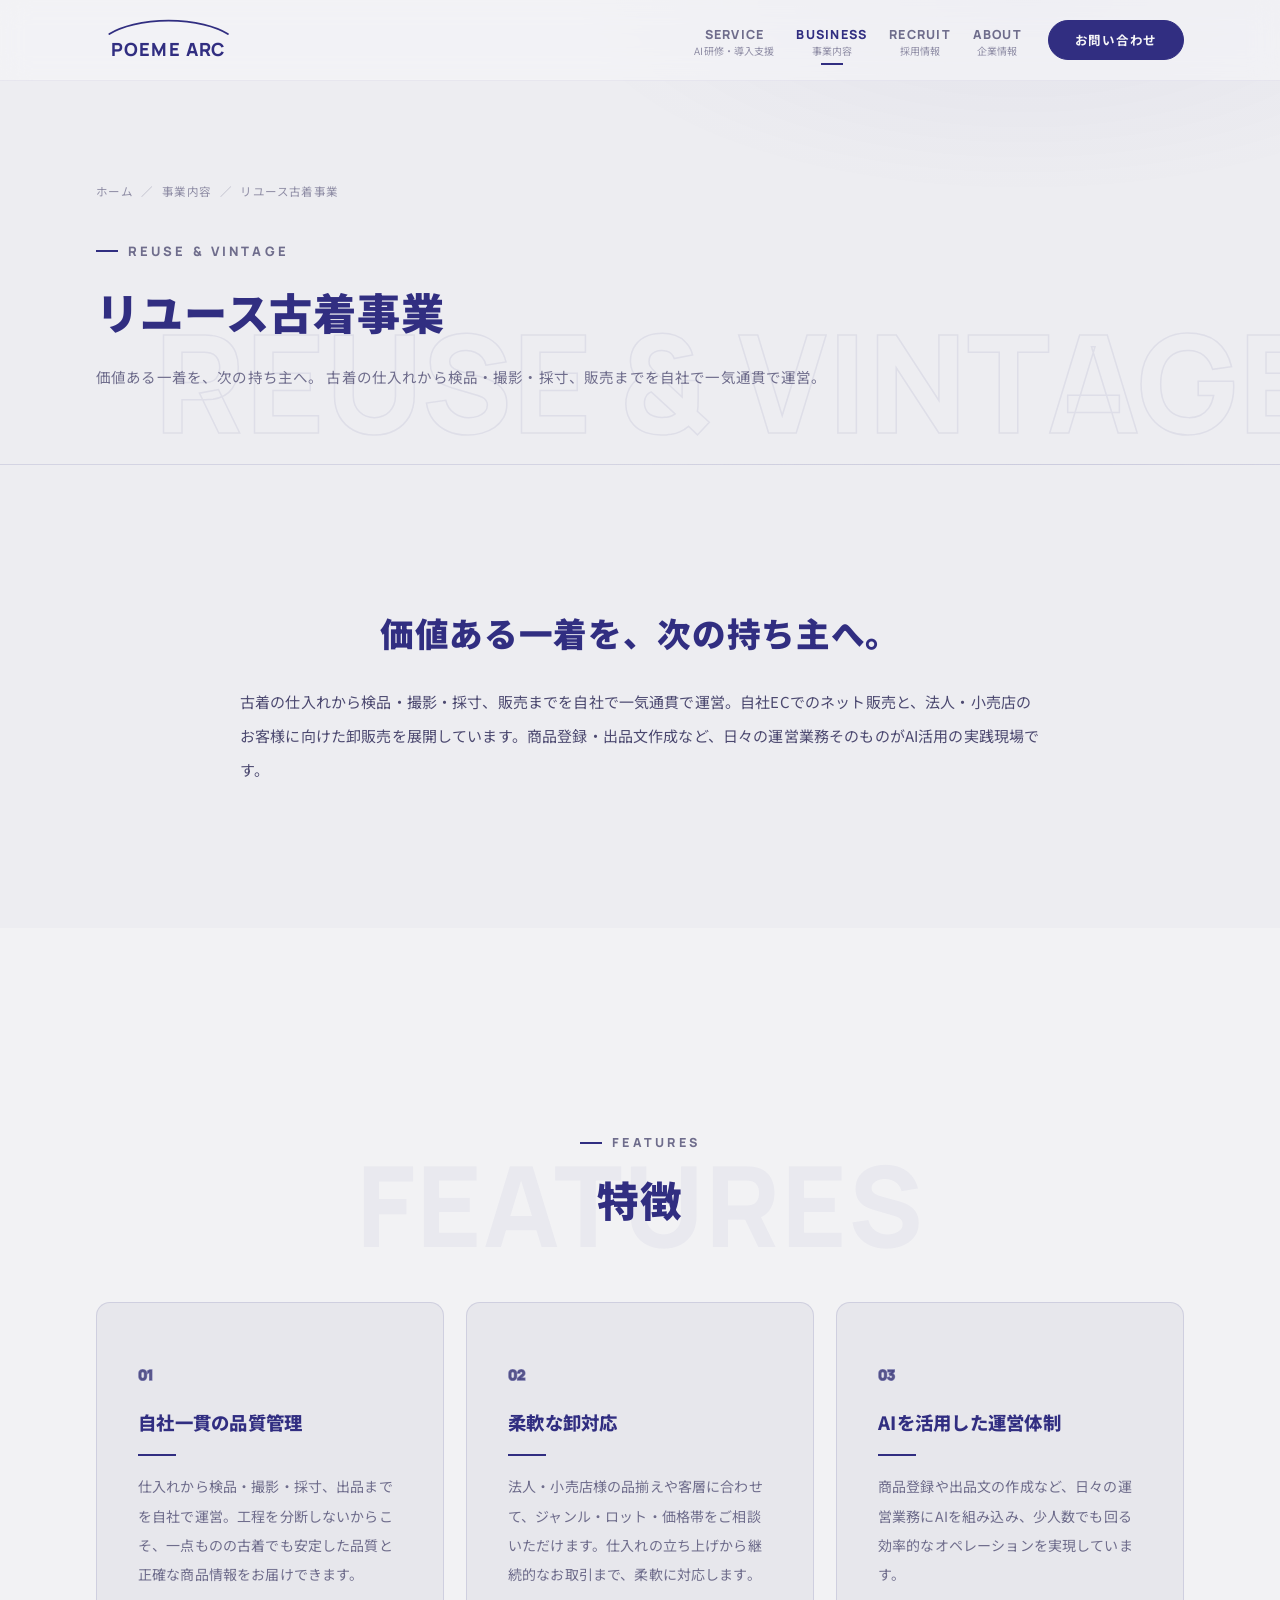
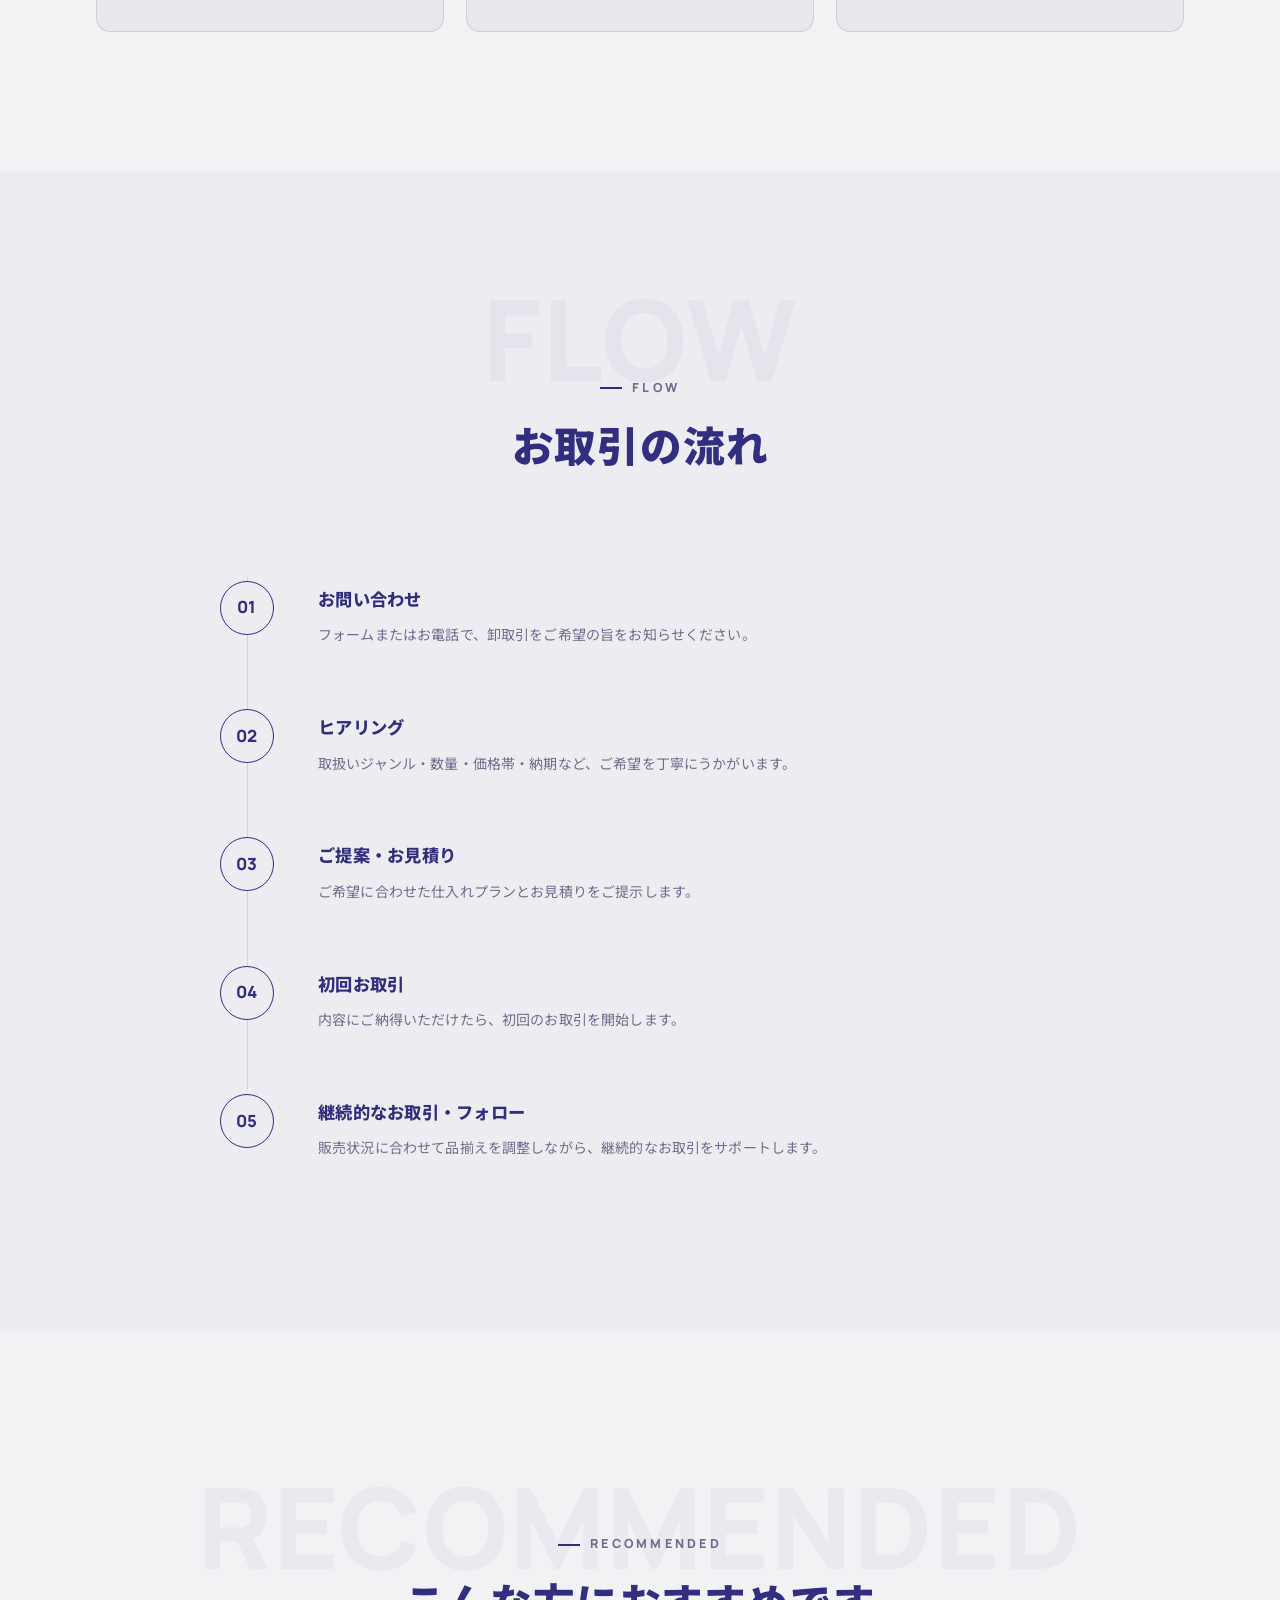
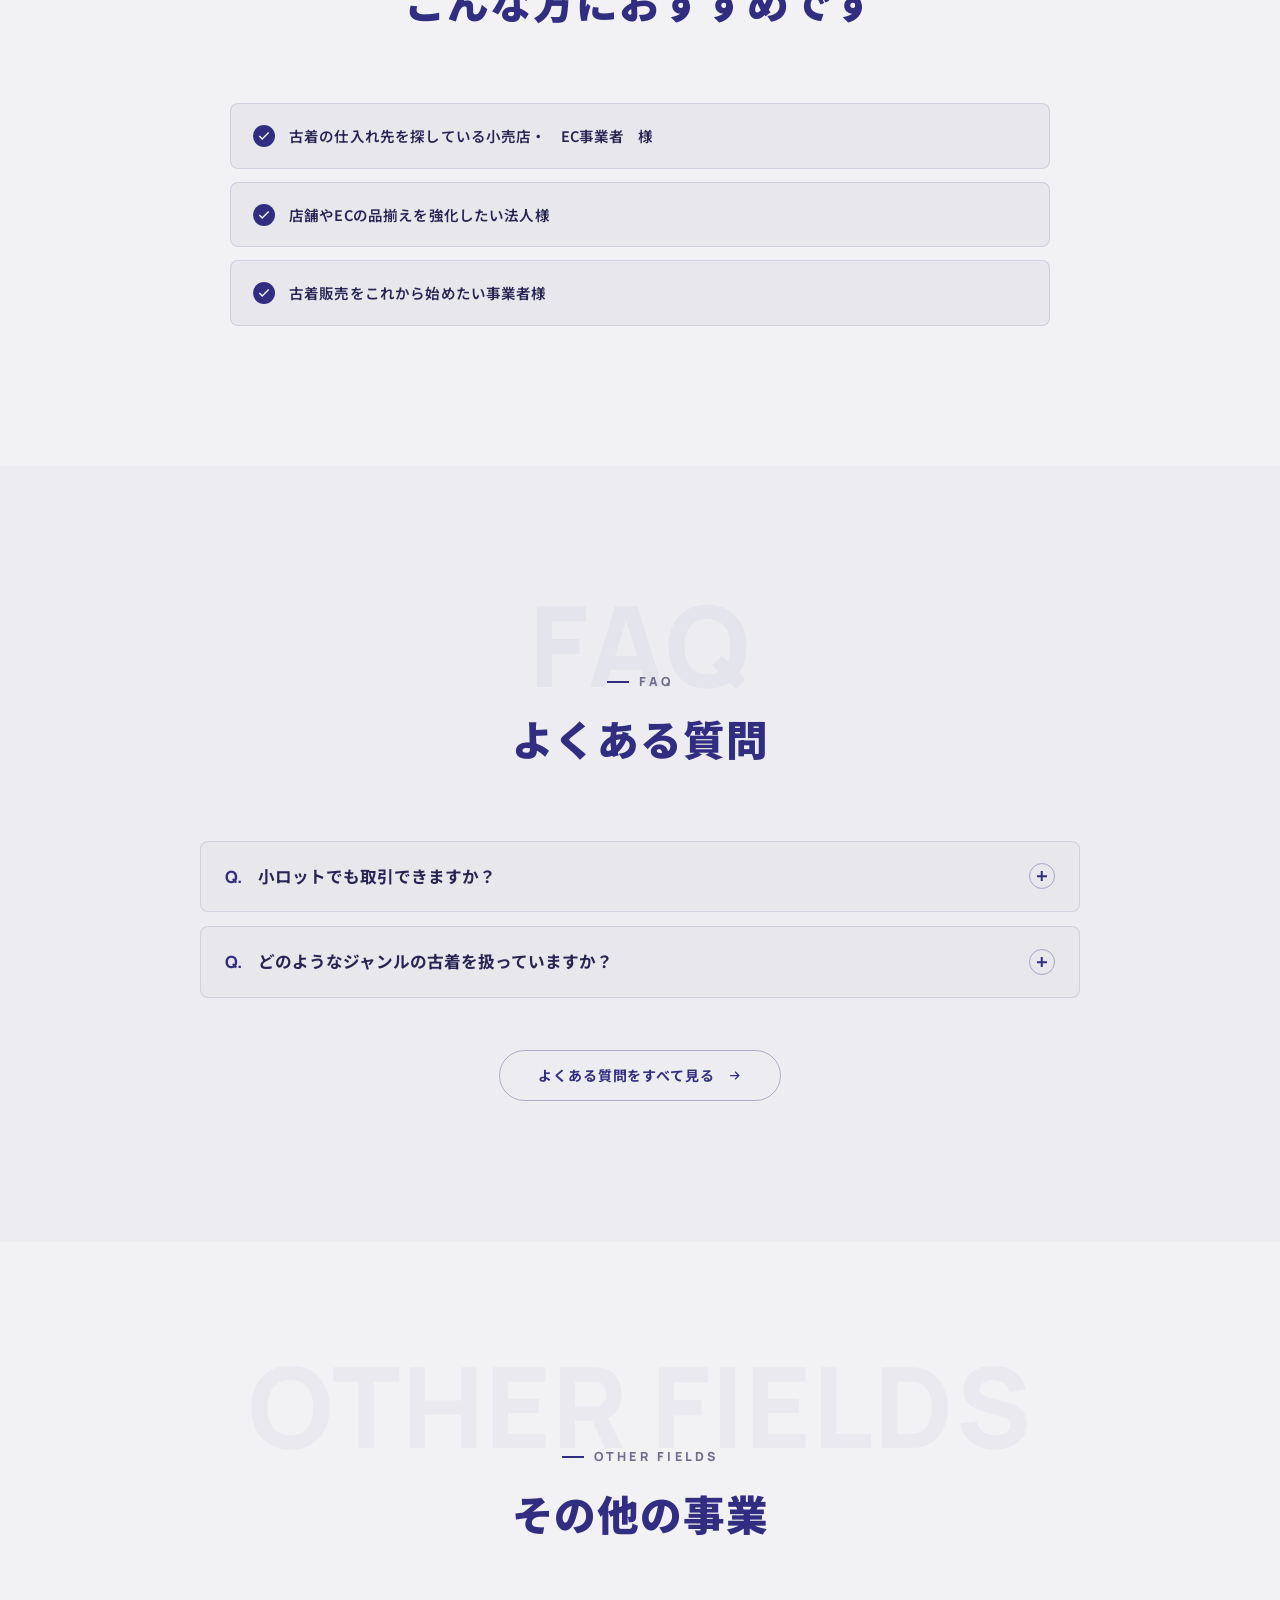
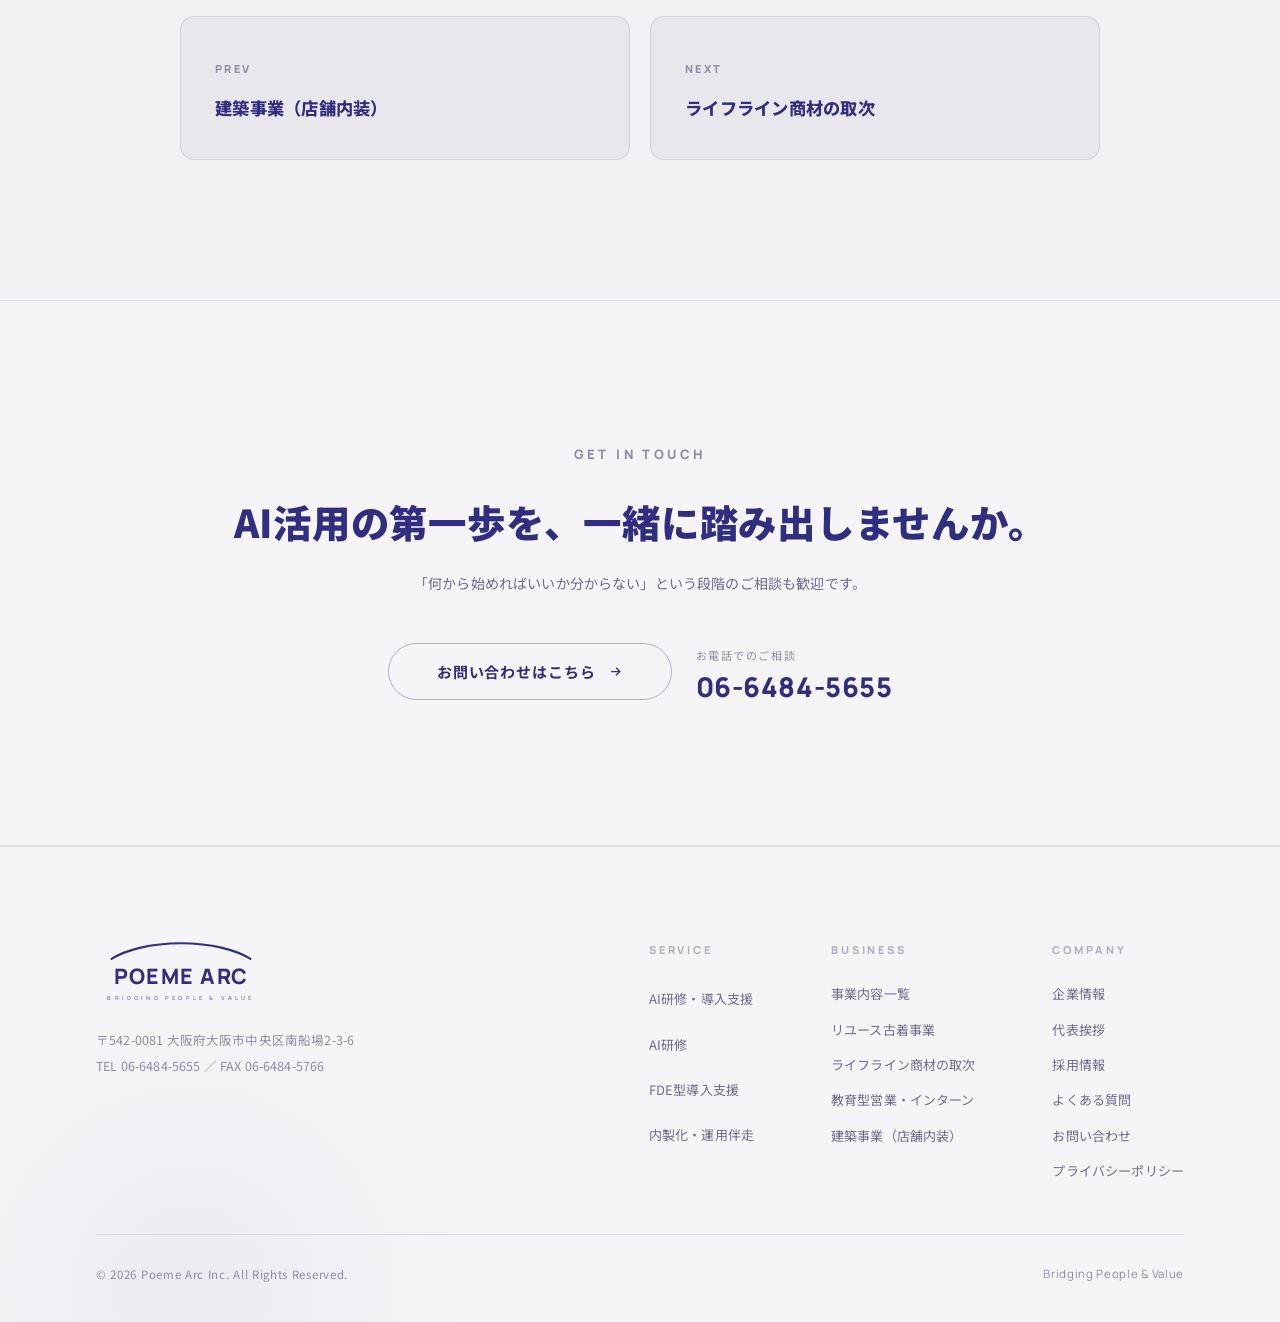
<file: business-reuse.html>
<!DOCTYPE html>
<html lang="ja">
<head>
  <meta charset="UTF-8" />
  <meta name="viewport" content="width=device-width, initial-scale=1.0" />
  <meta name="theme-color" content="#ededf1" />
  <link rel="icon" type="image/svg+xml" href="assets/favicon.svg" />
  <link rel="apple-touch-icon" href="assets/apple-touch-icon.png" />

  <title>リユース古着事業（ネット販売・卸）｜株式会社Poeme Arc</title>
  <meta name="description" content="古着の仕入れから検品・撮影・採寸、販売までを自社で一気通貫。自社ECでのネット販売と、法人・小売店様向けの卸販売を展開しています。卸取引のご相談を承ります。" />
  <meta name="robots" content="index, follow" />
  <link rel="canonical" href="https://poeme-arc.com/business-reuse.html" />

  <meta property="og:type" content="website" />
  <meta property="og:site_name" content="株式会社Poeme Arc" />
  <meta property="og:title" content="リユース古着事業（ネット販売・卸）｜株式会社Poeme Arc" />
  <meta property="og:description" content="古着の仕入れから検品・撮影・採寸、販売までを自社で一気通貫。自社ECでのネット販売と、法人・小売店様向けの卸販売を展開しています。卸取引のご相談を承ります。" />
  <meta property="og:url" content="https://poeme-arc.com/business-reuse.html" />
  <meta property="og:locale" content="ja_JP" />
  <meta property="og:image" content="https://poeme-arc.com/assets/ogp.png" />
  <meta property="og:image:width" content="1200" />
  <meta property="og:image:height" content="630" />
  <meta property="og:image:alt" content="株式会社Poeme Arc｜人と価値をつなぎ、誰かの役に立ち続ける。" />
  <meta name="twitter:card" content="summary_large_image" />

  <link rel="preconnect" href="https://fonts.googleapis.com" />
  <link rel="preconnect" href="https://fonts.gstatic.com" crossorigin />
  <link href="https://fonts.googleapis.com/css2?family=Manrope:wght@500;700;800&family=Noto+Sans+JP:wght@400;500;700;900&display=swap" rel="stylesheet" />
  <link rel="stylesheet" href="css/style.css" />
</head>

<body>
  <a href="#main" class="skip-link">本文へスキップ</a>

  <!-- ===== HEADER ===== -->
  <header class="header" id="header">
    <div class="container header__inner">
      <a href="index.html" class="brand" aria-label="Poeme Arc ホーム">
        <svg class="brand__logo" viewBox="0 0 240 76" aria-hidden="true"><path d="M22 28 a120 52 0 0 1 196 0" fill="none" stroke="currentColor" stroke-width="3" stroke-linecap="round"/><text x="120" y="64" text-anchor="middle" font-family="Manrope, sans-serif" font-size="30" font-weight="800" letter-spacing="2" fill="currentColor">POEME ARC</text></svg>
      </a>
      <nav class="nav" aria-label="グローバルナビゲーション">
        <ul class="nav__list">
          <li><a href="service.html" class="nav__link"><span class="en">SERVICE</span><span class="jp"><span class="nowrap">AI研修・導入支援</span></span></a></li>
          <li><a href="fields.html" class="nav__link is-active"><span class="en">BUSINESS</span><span class="jp">事業内容</span></a></li>
          <li><a href="recruit.html" class="nav__link"><span class="en">RECRUIT</span><span class="jp">採用情報</span></a></li>
          <li><a href="about.html" class="nav__link"><span class="en">ABOUT</span><span class="jp">企業情報</span></a></li>
        </ul>
        <a href="contact.html" class="btn nav__cta">お問い合わせ</a>
      </nav>
      <button class="nav-toggle" id="navToggle" aria-label="メニューを開く" aria-expanded="false"><span></span><span></span></button>
    </div>
  </header>

  <!-- ===== MOBILE MENU ===== -->
  <div class="mobile-menu" id="mobileMenu">
    <a href="index.html" class="m-link" data-menu-close><span class="en">01</span>ホーム</a>
    <a href="service.html" class="m-link" data-menu-close><span class="en">02</span><span class="nowrap">AI研修・導入支援</span></a>
    <a href="fields.html" class="m-link" data-menu-close><span class="en">03</span>事業内容</a>
    <a href="business-reuse.html" class="m-link" data-menu-close><span class="en">—</span>リユース古着事業</a>
    <a href="business-lifeline.html" class="m-link" data-menu-close><span class="en">—</span>ライフライン商材の取次</a>
    <a href="business-education.html" class="m-link" data-menu-close><span class="en">—</span>教育型営業・インターン</a>
    <a href="business-construction.html" class="m-link" data-menu-close><span class="en">—</span>建築事業（店舗内装）</a>
    <a href="recruit.html" class="m-link" data-menu-close><span class="en">04</span>採用情報</a>
    <a href="about.html" class="m-link" data-menu-close><span class="en">05</span>企業情報</a>
    <a href="faq.html" class="m-link" data-menu-close><span class="en">06</span>よくある質問</a>
    <a href="contact.html" class="m-link" data-menu-close><span class="en">07</span>お問い合わせ</a>
    <div class="m-foot">
      <a href="contact.html" class="btn btn--lg" data-menu-close>お問い合わせ</a>
    </div>
  </div>

  <main id="main">
    <span id="top"></span>

    <!-- ===== PAGE HERO ===== -->
    <section class="page-hero" aria-label="ページタイトル">
      <p class="page-hero__ghost" aria-hidden="true">Reuse & Vintage</p>
      <div class="container">
        <nav class="breadcrumb" aria-label="パンくずリスト"><a href="index.html">ホーム</a><span class="sep">／</span><a href="fields.html">事業内容</a><span class="sep">／</span><span>リユース古着事業</span></nav>
        <p class="page-hero__en">Reuse & Vintage</p>
        <h1 class="page-hero__title">リユース古着事業</h1>
        <p class="page-hero__lead">価値ある一着を、次の持ち主へ。 古着の仕入れから検品・撮影・採寸、販売までを自社で一気通貫で運営。</p>
      </div>
    </section>

    <!-- ===== INTRO ===== -->
    <section class="section" aria-label="概要">
      <div class="container">
        <div class="intro reveal">
          <h2>価値ある一着を、次の持ち主へ。</h2>
          <p>古着の仕入れから検品・撮影・採寸、販売までを自社で一気通貫で運営。自社ECでのネット販売と、法人・小売店のお客様に向けた卸販売を展開しています。商品登録・出品文作成など、日々の運営業務そのものが<span class="nowrap">AI活用</span>の実践現場です。</p>
        </div>
      </div>
    </section>

    <!-- ===== FEATURES ===== -->
    <section class="section section--soft" aria-label="特徴">
      <div class="container">
        <div class="sec-head sec-head--center reveal">
          <span class="sec-ghost" aria-hidden="true">Features</span>
          <p class="sec-tag">Features</p>
          <h2 class="sec-title">特徴</h2>
        </div>
        <div class="strengths reveal" data-stagger>
          <div class="strength">
            <p class="strength__no">01</p>
            <h3>自社一貫の品質管理</h3>
            <p>仕入れから検品・撮影・採寸、出品までを自社で運営。工程を分断しないからこそ、一点ものの古着でも安定した品質と正確な商品情報をお届けできます。</p>
          </div>
          <div class="strength">
            <p class="strength__no">02</p>
            <h3>柔軟な卸対応</h3>
            <p>法人・小売店様の品揃えや客層に合わせて、ジャンル・ロット・価格帯をご相談いただけます。仕入れの立ち上げから継続的なお取引まで、柔軟に対応します。</p>
          </div>
          <div class="strength">
            <p class="strength__no">03</p>
            <h3>AIを活用した運営体制</h3>
            <p>商品登録や出品文の作成など、日々の運営業務にAIを組み込み、少人数でも回る効率的なオペレーションを実現しています。</p>
          </div>
        </div>
      </div>
    </section>

    <!-- ===== FLOW ===== -->
    <section class="section" aria-label="お取引の流れ">
      <div class="container">
        <div class="sec-head sec-head--center reveal">
          <span class="sec-ghost" aria-hidden="true">Flow</span>
          <p class="sec-tag">Flow</p>
          <h2 class="sec-title">お取引の流れ</h2>
        </div>
        <ol class="flow reveal" data-stagger>
          <li>
            <p class="no">01</p>
            <div>
              <h3>お問い合わせ</h3>
              <p>フォームまたはお電話で、卸取引をご希望の旨をお知らせください。</p>
            </div>
          </li>
          <li>
            <p class="no">02</p>
            <div>
              <h3>ヒアリング</h3>
              <p>取扱いジャンル・数量・価格帯・納期など、ご希望を丁寧にうかがいます。</p>
            </div>
          </li>
          <li>
            <p class="no">03</p>
            <div>
              <h3>ご提案・お見積り</h3>
              <p>ご希望に合わせた仕入れプランとお見積りをご提示します。</p>
            </div>
          </li>
          <li>
            <p class="no">04</p>
            <div>
              <h3>初回お取引</h3>
              <p>内容にご納得いただけたら、初回のお取引を開始します。</p>
            </div>
          </li>
          <li>
            <p class="no">05</p>
            <div>
              <h3>継続的なお取引・フォロー</h3>
              <p>販売状況に合わせて品揃えを調整しながら、継続的なお取引をサポートします。</p>
            </div>
          </li>
        </ol>
      </div>
    </section>

    <!-- ===== TARGET ===== -->
    <section class="section section--soft" aria-label="こんな方へ">
      <div class="container">
        <div class="sec-head sec-head--center reveal">
          <span class="sec-ghost" aria-hidden="true">Recommended</span>
          <p class="sec-tag">Recommended</p>
          <h2 class="sec-title">こんな方におすすめです</h2>
        </div>
        <ul class="target reveal" data-stagger>
          <li><svg viewBox="0 0 24 24" fill="none" stroke="currentColor" stroke-width="2.4"><path d="M20 6L9 17l-5-5"/></svg>古着の仕入れ先を探している小売店・<span class="nowrap">EC事業者</span>様</li>
          <li><svg viewBox="0 0 24 24" fill="none" stroke="currentColor" stroke-width="2.4"><path d="M20 6L9 17l-5-5"/></svg>店舗やECの品揃えを強化したい法人様</li>
          <li><svg viewBox="0 0 24 24" fill="none" stroke="currentColor" stroke-width="2.4"><path d="M20 6L9 17l-5-5"/></svg>古着販売をこれから始めたい事業者様</li>
        </ul>
      </div>
    </section>

    <!-- ===== FAQ ===== -->
    <section class="section" aria-label="よくある質問">
      <div class="container">
        <div class="sec-head sec-head--center reveal">
          <span class="sec-ghost" aria-hidden="true">FAQ</span>
          <p class="sec-tag">FAQ</p>
          <h2 class="sec-title">よくある質問</h2>
        </div>
        <div class="faq reveal">
          <div class="faq__item">
            <button class="faq__q" aria-expanded="false"><span class="qm">Q.</span>小ロットでも取引できますか？<span class="faq__toggle" aria-hidden="true"></span></button>
            <div class="faq__a"><div class="faq__a-inner">数量・ジャンル・価格帯に応じて柔軟にご相談を承っています。まずはご希望の規模感をお問い合わせフォームからお知らせください。</div></div>
          </div>
          <div class="faq__item">
            <button class="faq__q" aria-expanded="false"><span class="qm">Q.</span>どのようなジャンルの古着を扱っていますか？<span class="faq__toggle" aria-hidden="true"></span></button>
            <div class="faq__a"><div class="faq__a-inner">メンズ・レディースを中心に幅広く取り扱っています。詳しい在庫状況やジャンルは、お問い合わせの際にご案内いたします。</div></div>
          </div>
        </div>
        <div class="sec-more reveal">
          <a href="faq.html" class="btn btn--ghost">よくある質問をすべて見る<svg width="15" height="15" viewBox="0 0 24 24" fill="none" stroke="currentColor" stroke-width="2"><path d="M5 12h14M13 6l6 6-6 6"/></svg></a>
        </div>
      </div>
    </section>

    <!-- ===== NEXT ===== -->
    <section class="section section--soft" aria-label="その他の事業">
      <div class="container">
        <div class="sec-head sec-head--center reveal">
          <span class="sec-ghost" aria-hidden="true">Other Fields</span>
          <p class="sec-tag">Other Fields</p>
          <h2 class="sec-title">その他の事業</h2>
        </div>
        <div class="next-nav reveal">
          <a href="business-construction.html">
            <span class="dir">Prev</span>
            <span class="ttl">建築事業（店舗内装）</span>
          </a>
          <a href="business-lifeline.html">
            <span class="dir">Next</span>
            <span class="ttl">ライフライン商材の取次</span>
          </a>
        </div>
      </div>
    </section>

    <!-- ===== CTA BAND ===== -->
    <section class="section section--dark cta-band" aria-label="ご相談はこちら">
      <div class="container">
        <p class="cta-band__en reveal">Get in Touch</p>
        <h2 class="cta-band__title reveal"><span class="nowrap">AI活用</span>の第一歩を、<br class="sp-only">一緒に踏み出しませんか。</h2>
        <p class="cta-band__sub reveal">「何から始めればいいか分からない」という段階のご相談も歓迎です。</p>
        <div class="cta-band__actions reveal">
          <a href="contact.html" class="btn btn--light btn--lg">お問い合わせはこちら<svg width="15" height="15" viewBox="0 0 24 24" fill="none" stroke="currentColor" stroke-width="2"><path d="M5 12h14M13 6l6 6-6 6"/></svg></a>
          <p class="cta-band__tel">
            <span class="label">お電話でのご相談</span>
            <a href="tel:0664845655" class="num">06-6484-5655</a>
          </p>
        </div>
      </div>
    </section>
  </main>

  <!-- ===== FOOTER ===== -->
  <footer class="footer">
    <div class="container">
      <div class="footer__top">
        <div class="footer__brand">
          <a href="index.html" class="brand">
            <svg class="brand__logo brand__logo--full" viewBox="0 0 240 96" aria-hidden="true"><path d="M22 28 a120 52 0 0 1 196 0" fill="none" stroke="currentColor" stroke-width="3" stroke-linecap="round"/><text x="120" y="64" text-anchor="middle" font-family="Manrope, sans-serif" font-size="30" font-weight="800" letter-spacing="2" fill="currentColor">POEME ARC</text><text x="120" y="86" text-anchor="middle" font-family="Manrope, sans-serif" font-size="8" font-weight="700" letter-spacing="4.5" fill="currentColor" opacity=".55">BRIDGING PEOPLE &amp; VALUE</text></svg>
          </a>
          <p class="footer__info">〒542-0081 大阪府大阪市中央区南船場2-3-6<br>TEL 06-6484-5655 ／ FAX 06-6484-5766</p>
        </div>
        <div class="footer__cols">
          <div class="footer__col">
            <h4>Service</h4>
            <a href="service.html"><span class="nowrap">AI研修・導入支援</span></a>
            <a href="service.html#training"><span class="nowrap">AI研修</span></a>
            <a href="service.html#fde"><span class="nowrap">FDE型導入支援</span></a>
            <a href="service.html#internal"><span class="nowrap">内製化・運用伴走</span></a>
          </div>
          <div class="footer__col">
            <h4>Business</h4>
            <a href="fields.html">事業内容一覧</a>
            <a href="business-reuse.html">リユース古着事業</a>
            <a href="business-lifeline.html">ライフライン商材の取次</a>
            <a href="business-education.html">教育型営業・インターン</a>
            <a href="business-construction.html">建築事業（店舗内装）</a>
          </div>
          <div class="footer__col">
            <h4>Company</h4>
            <a href="about.html">企業情報</a>
            <a href="about.html#message">代表挨拶</a>
            <a href="recruit.html">採用情報</a>
            <a href="faq.html">よくある質問</a>
            <a href="contact.html">お問い合わせ</a>
            <a href="privacy.html">プライバシーポリシー</a>
          </div>
        </div>
      </div>
      <div class="footer__bottom">
        <small>&copy; 2026 Poeme Arc Inc. All Rights Reserved.</small>
        <small class="en">Bridging People &amp; Value</small>
      </div>
    </div>
  </footer>

  <button class="to-top" id="toTop" aria-label="ページ上部へ戻る"><svg width="18" height="18" viewBox="0 0 24 24" fill="none" stroke="currentColor" stroke-width="2"><path d="M12 19V5M5 12l7-7 7 7"/></svg></button>

  <script src="js/main.js" defer></script>
</body>
</html>
</file>
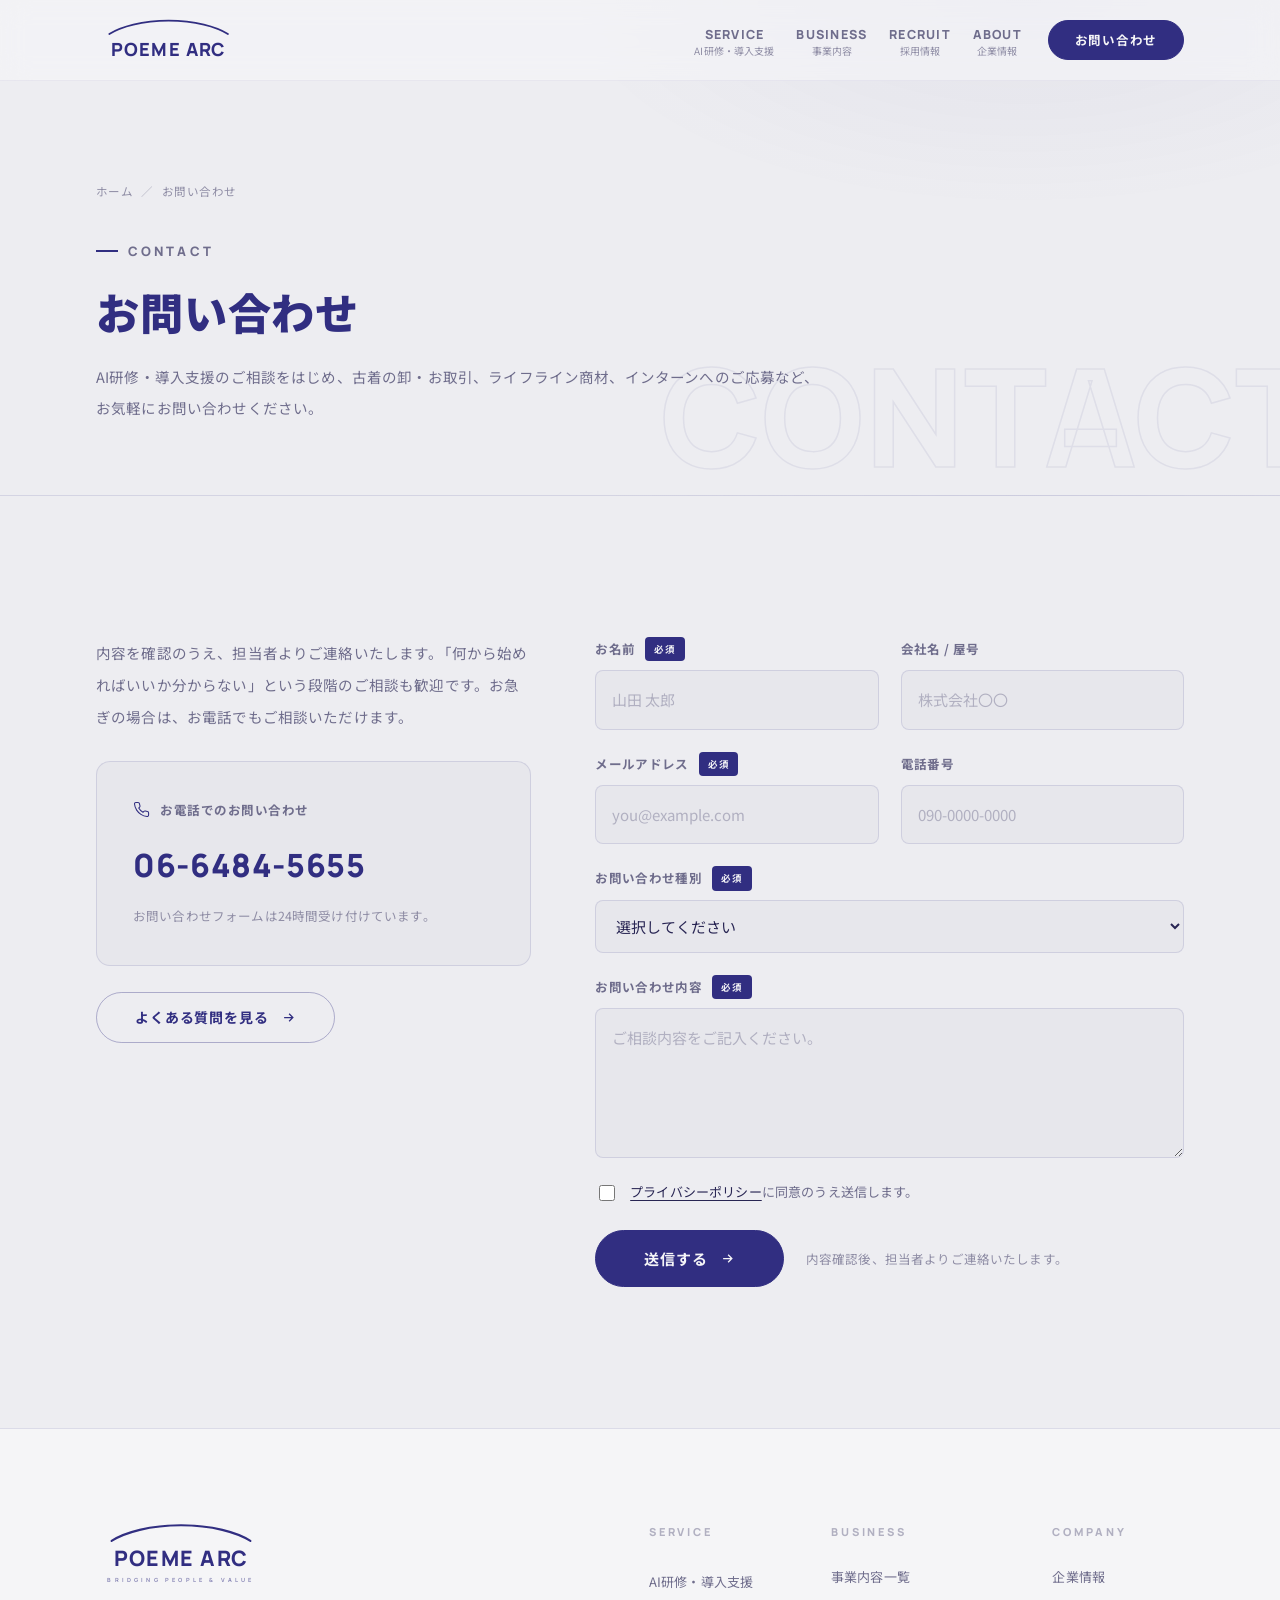
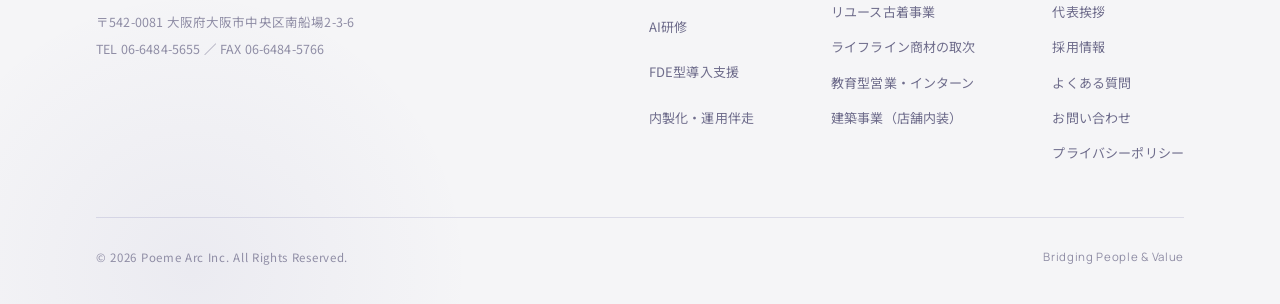
<file: contact.html>
<!DOCTYPE html>
<html lang="ja">
<head>
  <meta charset="UTF-8" />
  <meta name="viewport" content="width=device-width, initial-scale=1.0" />
  <meta name="theme-color" content="#ededf1" />
  <link rel="icon" type="image/svg+xml" href="assets/favicon.svg" />
  <link rel="apple-touch-icon" href="assets/apple-touch-icon.png" />

  <title>お問い合わせ｜株式会社Poeme Arc</title>
  <meta name="description" content="株式会社Poeme Arcへのお問い合わせ。AI研修・導入支援のご相談、古着の卸・お取引、ライフライン商材、インターンへのご応募など、お気軽にご相談ください。" />
  <meta name="robots" content="index, follow" />
  <link rel="canonical" href="https://poeme-arc.com/contact.html" />

  <meta property="og:type" content="website" />
  <meta property="og:site_name" content="株式会社Poeme Arc" />
  <meta property="og:title" content="お問い合わせ｜株式会社Poeme Arc" />
  <meta property="og:description" content="株式会社Poeme Arcへのお問い合わせ。AI研修・導入支援のご相談、古着の卸・お取引、ライフライン商材、インターンへのご応募など、お気軽にご相談ください。" />
  <meta property="og:url" content="https://poeme-arc.com/contact.html" />
  <meta property="og:locale" content="ja_JP" />
  <meta property="og:image" content="https://poeme-arc.com/assets/ogp.png" />
  <meta property="og:image:width" content="1200" />
  <meta property="og:image:height" content="630" />
  <meta property="og:image:alt" content="株式会社Poeme Arc｜人と価値をつなぎ、誰かの役に立ち続ける。" />
  <meta name="twitter:card" content="summary_large_image" />

  <link rel="preconnect" href="https://fonts.googleapis.com" />
  <link rel="preconnect" href="https://fonts.gstatic.com" crossorigin />
  <link href="https://fonts.googleapis.com/css2?family=Manrope:wght@500;700;800&family=Noto+Sans+JP:wght@400;500;700;900&display=swap" rel="stylesheet" />
  <link rel="stylesheet" href="css/style.css" />
</head>

<body>
  <a href="#main" class="skip-link">本文へスキップ</a>

  <!-- ===== HEADER ===== -->
  <header class="header" id="header">
    <div class="container header__inner">
      <a href="index.html" class="brand" aria-label="Poeme Arc ホーム">
        <svg class="brand__logo" viewBox="0 0 240 76" aria-hidden="true"><path d="M22 28 a120 52 0 0 1 196 0" fill="none" stroke="currentColor" stroke-width="3" stroke-linecap="round"/><text x="120" y="64" text-anchor="middle" font-family="Manrope, sans-serif" font-size="30" font-weight="800" letter-spacing="2" fill="currentColor">POEME ARC</text></svg>
      </a>
      <nav class="nav" aria-label="グローバルナビゲーション">
        <ul class="nav__list">
          <li><a href="service.html" class="nav__link"><span class="en">SERVICE</span><span class="jp"><span class="nowrap">AI研修・導入支援</span></span></a></li>
          <li><a href="fields.html" class="nav__link"><span class="en">BUSINESS</span><span class="jp">事業内容</span></a></li>
          <li><a href="recruit.html" class="nav__link"><span class="en">RECRUIT</span><span class="jp">採用情報</span></a></li>
          <li><a href="about.html" class="nav__link"><span class="en">ABOUT</span><span class="jp">企業情報</span></a></li>
        </ul>
        <a href="contact.html" class="btn nav__cta">お問い合わせ</a>
      </nav>
      <button class="nav-toggle" id="navToggle" aria-label="メニューを開く" aria-expanded="false"><span></span><span></span></button>
    </div>
  </header>

  <!-- ===== MOBILE MENU ===== -->
  <div class="mobile-menu" id="mobileMenu">
    <a href="index.html" class="m-link" data-menu-close><span class="en">01</span>ホーム</a>
    <a href="service.html" class="m-link" data-menu-close><span class="en">02</span><span class="nowrap">AI研修・導入支援</span></a>
    <a href="fields.html" class="m-link" data-menu-close><span class="en">03</span>事業内容</a>
    <a href="business-reuse.html" class="m-link" data-menu-close><span class="en">—</span>リユース古着事業</a>
    <a href="business-lifeline.html" class="m-link" data-menu-close><span class="en">—</span>ライフライン商材の取次</a>
    <a href="business-education.html" class="m-link" data-menu-close><span class="en">—</span>教育型営業・インターン</a>
    <a href="business-construction.html" class="m-link" data-menu-close><span class="en">—</span>建築事業（店舗内装）</a>
    <a href="recruit.html" class="m-link" data-menu-close><span class="en">04</span>採用情報</a>
    <a href="about.html" class="m-link" data-menu-close><span class="en">05</span>企業情報</a>
    <a href="faq.html" class="m-link" data-menu-close><span class="en">06</span>よくある質問</a>
    <a href="contact.html" class="m-link" data-menu-close><span class="en">07</span>お問い合わせ</a>
    <div class="m-foot">
      <a href="contact.html" class="btn btn--lg" data-menu-close>お問い合わせ</a>
    </div>
  </div>

  <main id="main">
    <span id="top"></span>

    <!-- ===== PAGE HERO ===== -->
    <section class="page-hero" aria-label="ページタイトル">
      <p class="page-hero__ghost" aria-hidden="true">Contact</p>
      <div class="container">
        <nav class="breadcrumb" aria-label="パンくずリスト"><a href="index.html">ホーム</a><span class="sep">／</span><span>お問い合わせ</span></nav>
        <p class="page-hero__en">Contact</p>
        <h1 class="page-hero__title">お問い合わせ</h1>
        <p class="page-hero__lead"><span class="nowrap">AI研修・導入支援</span>のご相談をはじめ、古着の卸・お取引、ライフライン商材、インターンへのご応募など、お気軽にお問い合わせください。</p>
      </div>
    </section>

    <section class="section" aria-label="お問い合わせフォーム">
      <div class="container">
        <div class="contact-grid reveal">
          <div class="contact-info">
            <p class="contact-info__lead">内容を確認のうえ、担当者よりご連絡いたします。「何から始めればいいか分からない」という段階のご相談も歓迎です。お急ぎの場合は、お電話でもご相談いただけます。</p>
            <div class="tel-card">
              <p class="tel-card__label"><svg viewBox="0 0 24 24" fill="none" stroke="currentColor" stroke-width="1.5"><path d="M22 16.92v3a2 2 0 0 1-2.18 2 19.79 19.79 0 0 1-8.63-3.07 19.5 19.5 0 0 1-6-6 19.79 19.79 0 0 1-3.07-8.67A2 2 0 0 1 4.11 2h3a2 2 0 0 1 2 1.72c.13.96.36 1.9.7 2.81a2 2 0 0 1-.45 2.11L8.09 9.91a16 16 0 0 0 6 6l1.27-1.27a2 2 0 0 1 2.11-.45c.91.34 1.85.57 2.81.7A2 2 0 0 1 22 16.92z"/></svg>お電話でのお問い合わせ</p>
              <a href="tel:0664845655" class="tel-card__number">06-6484-5655</a>
              <p class="tel-card__note">お問い合わせフォームは24時間受け付けています。</p>
            </div>
            <div style="margin-top:26px;">
              <a href="faq.html" class="btn btn--ghost">よくある質問を見る<svg width="15" height="15" viewBox="0 0 24 24" fill="none" stroke="currentColor" stroke-width="2"><path d="M5 12h14M13 6l6 6-6 6"/></svg></a>
            </div>
          </div>

          <form class="form" id="contactForm" action="https://formsubmit.co/ajax/k.hisashi0134@gmail.com" method="POST">
            <!-- FormSubmit 設定（宛先はform actionのメールアドレス） -->
            <input type="hidden" name="_subject" value="【Poeme Arc】ホームページからのお問い合わせ" />
            <input type="hidden" name="_template" value="table" />
            <input type="text" name="_honey" tabindex="-1" style="display:none;" aria-hidden="true" />

            <div class="form__row">
              <div class="field">
                <label for="name">お名前 <span class="req">必須</span></label>
                <input type="text" id="name" name="name" placeholder="山田 太郎" autocomplete="name" required />
              </div>
              <div class="field">
                <label for="company">会社名 / 屋号</label>
                <input type="text" id="company" name="company" placeholder="株式会社〇〇" autocomplete="organization" />
              </div>
            </div>
            <div class="form__row">
              <div class="field">
                <label for="email">メールアドレス <span class="req">必須</span></label>
                <input type="email" id="email" name="email" placeholder="you@example.com" autocomplete="email" required />
              </div>
              <div class="field">
                <label for="tel">電話番号</label>
                <input type="tel" id="tel" name="tel" placeholder="090-0000-0000" autocomplete="tel" />
              </div>
            </div>
            <div class="field">
              <label for="type">お問い合わせ種別 <span class="req">必須</span></label>
              <select id="type" name="type" required>
                <option value="" disabled selected>選択してください</option>
                <option><span class="nowrap">AI研修・導入支援</span>について</option>
                <option>古着の卸・お取引について</option>
                <option>ライフライン商材について</option>
                <option>店舗内装・建築について</option>
                <option>インターン・採用について</option>
                <option>その他</option>
              </select>
            </div>
            <div class="field">
              <label for="message">お問い合わせ内容 <span class="req">必須</span></label>
              <textarea id="message" name="message" placeholder="ご相談内容をご記入ください。" required></textarea>
            </div>
            <label class="consent">
              <input type="checkbox" id="consent" required />
              <span><a href="privacy.html">プライバシーポリシー</a>に同意のうえ送信します。</span>
            </label>
            <div class="form__submit">
              <button type="submit" class="btn btn--lg" id="submitBtn">送信する<svg width="15" height="15" viewBox="0 0 24 24" fill="none" stroke="currentColor" stroke-width="2"><path d="M5 12h14M13 6l6 6-6 6"/></svg></button>
              <p class="form__note">内容確認後、担当者よりご連絡いたします。</p>
            </div>
            <p class="form__status" id="formStatus" role="status" aria-live="polite"></p>
          </form>
        </div>
      </div>
    </section>
  </main>

  <!-- ===== FOOTER ===== -->
  <footer class="footer">
    <div class="container">
      <div class="footer__top">
        <div class="footer__brand">
          <a href="index.html" class="brand">
            <svg class="brand__logo brand__logo--full" viewBox="0 0 240 96" aria-hidden="true"><path d="M22 28 a120 52 0 0 1 196 0" fill="none" stroke="currentColor" stroke-width="3" stroke-linecap="round"/><text x="120" y="64" text-anchor="middle" font-family="Manrope, sans-serif" font-size="30" font-weight="800" letter-spacing="2" fill="currentColor">POEME ARC</text><text x="120" y="86" text-anchor="middle" font-family="Manrope, sans-serif" font-size="8" font-weight="700" letter-spacing="4.5" fill="currentColor" opacity=".55">BRIDGING PEOPLE &amp; VALUE</text></svg>
          </a>
          <p class="footer__info">〒542-0081 大阪府大阪市中央区南船場2-3-6<br>TEL 06-6484-5655 ／ FAX 06-6484-5766</p>
        </div>
        <div class="footer__cols">
          <div class="footer__col">
            <h4>Service</h4>
            <a href="service.html"><span class="nowrap">AI研修・導入支援</span></a>
            <a href="service.html#training"><span class="nowrap">AI研修</span></a>
            <a href="service.html#fde"><span class="nowrap">FDE型導入支援</span></a>
            <a href="service.html#internal"><span class="nowrap">内製化・運用伴走</span></a>
          </div>
          <div class="footer__col">
            <h4>Business</h4>
            <a href="fields.html">事業内容一覧</a>
            <a href="business-reuse.html">リユース古着事業</a>
            <a href="business-lifeline.html">ライフライン商材の取次</a>
            <a href="business-education.html">教育型営業・インターン</a>
            <a href="business-construction.html">建築事業（店舗内装）</a>
          </div>
          <div class="footer__col">
            <h4>Company</h4>
            <a href="about.html">企業情報</a>
            <a href="about.html#message">代表挨拶</a>
            <a href="recruit.html">採用情報</a>
            <a href="faq.html">よくある質問</a>
            <a href="contact.html">お問い合わせ</a>
            <a href="privacy.html">プライバシーポリシー</a>
          </div>
        </div>
      </div>
      <div class="footer__bottom">
        <small>&copy; 2026 Poeme Arc Inc. All Rights Reserved.</small>
        <small class="en">Bridging People &amp; Value</small>
      </div>
    </div>
  </footer>

  <button class="to-top" id="toTop" aria-label="ページ上部へ戻る"><svg width="18" height="18" viewBox="0 0 24 24" fill="none" stroke="currentColor" stroke-width="2"><path d="M12 19V5M5 12l7-7 7 7"/></svg></button>

  <script src="js/main.js" defer></script>
</body>
</html>
</file>
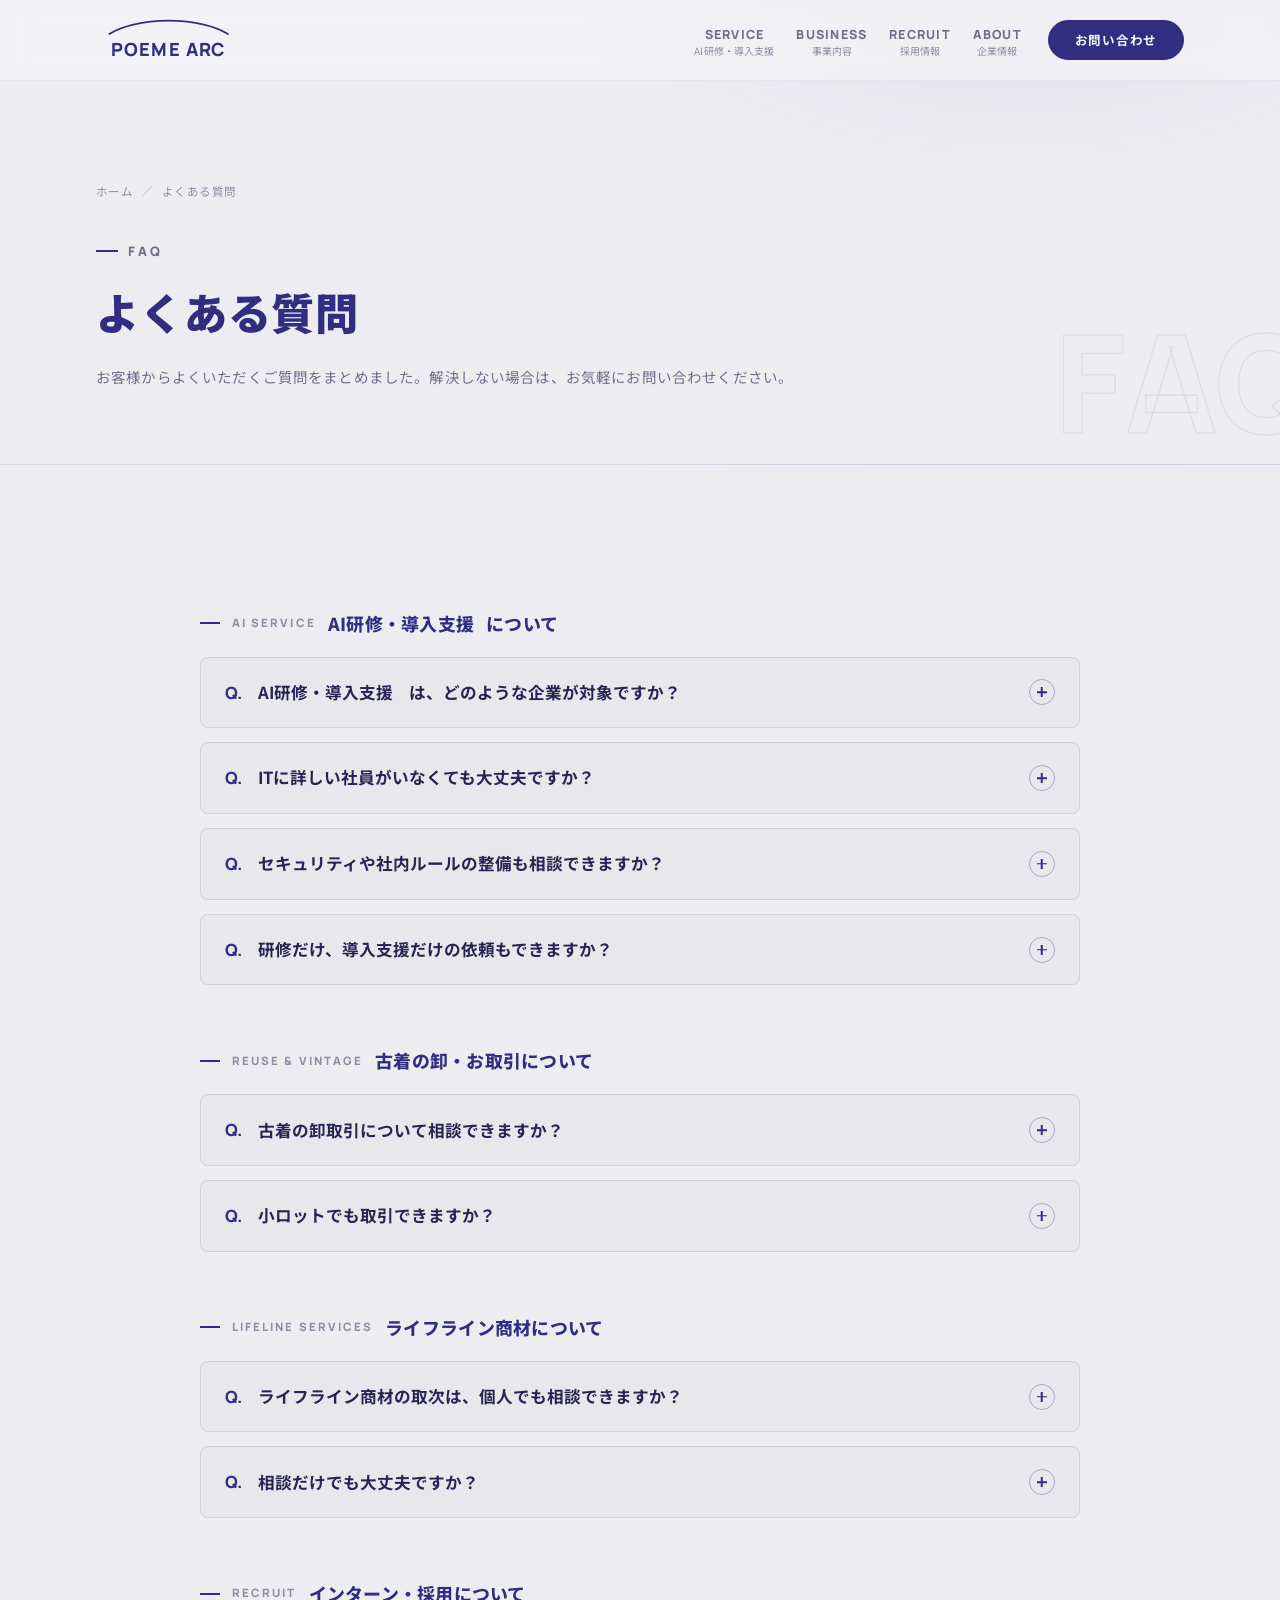
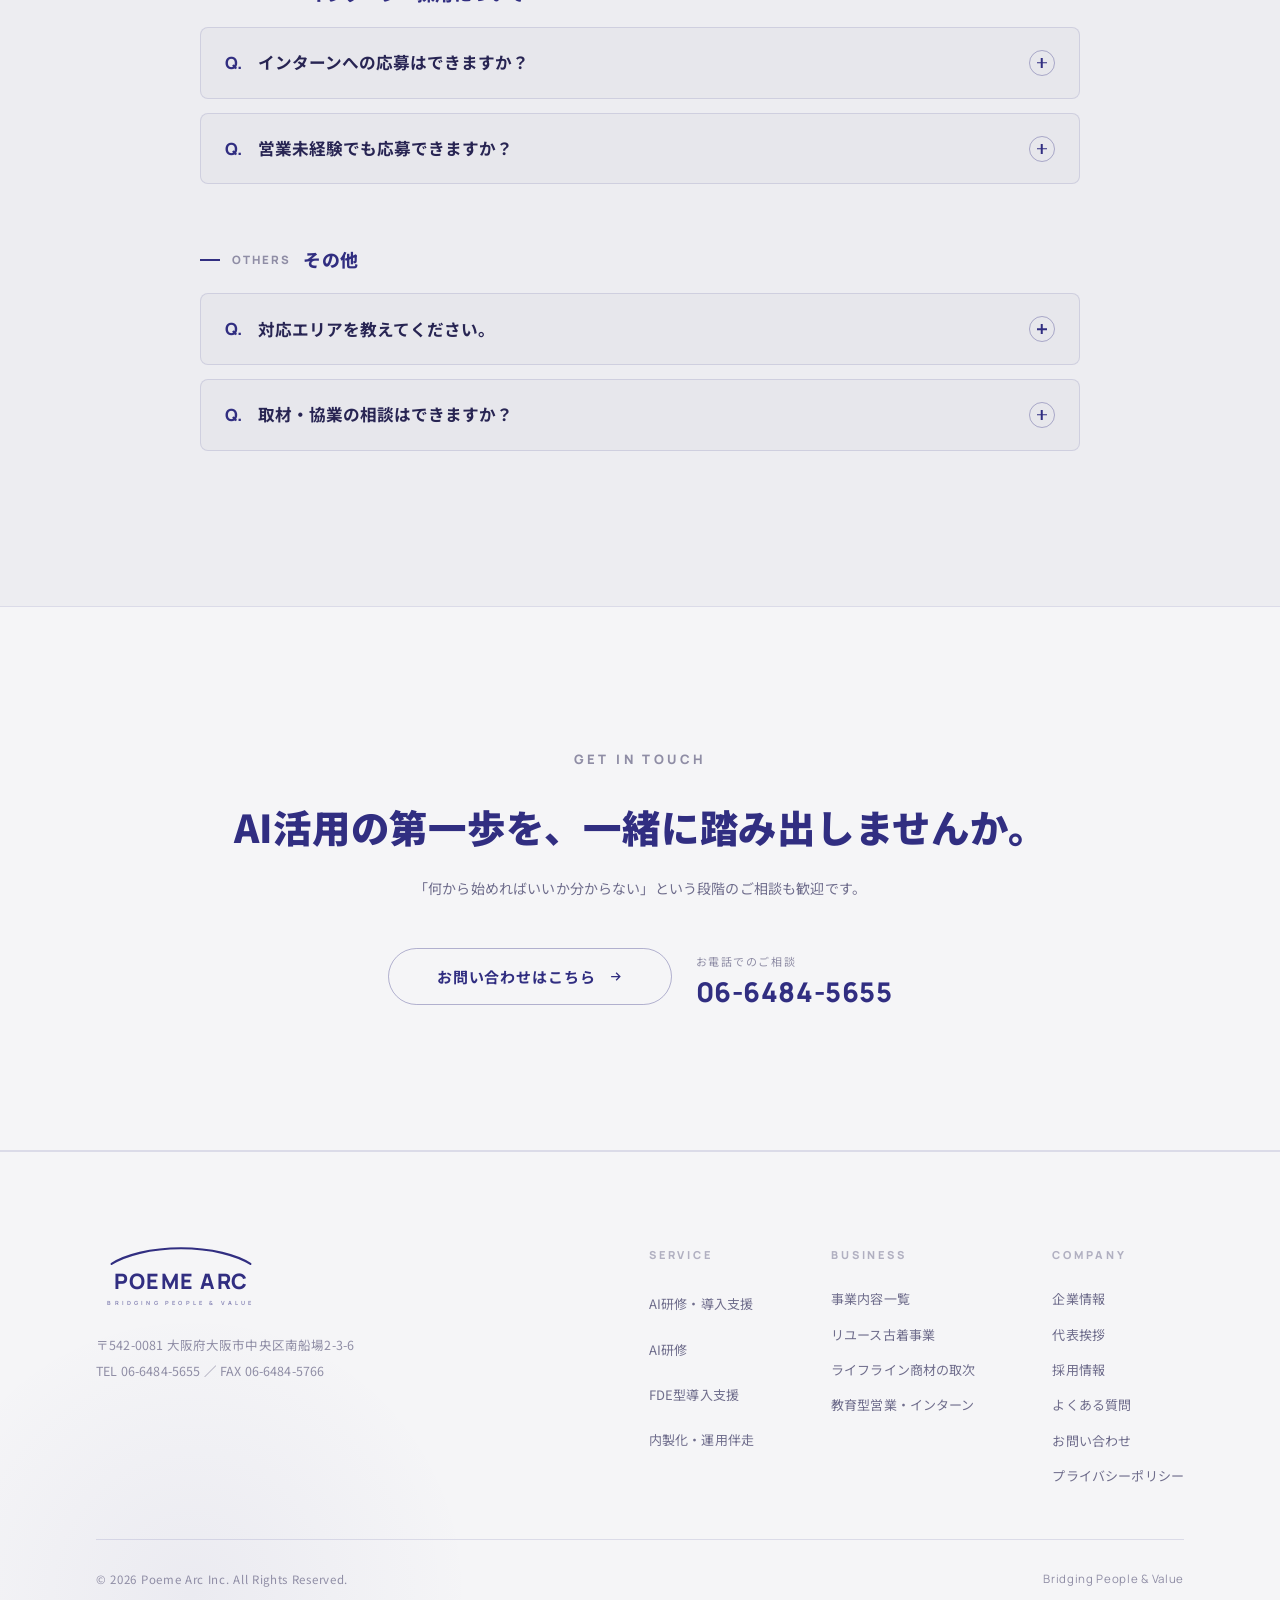
<file: faq.html>
<!DOCTYPE html>
<html lang="ja">
<head>
  <meta charset="UTF-8" />
  <meta name="viewport" content="width=device-width, initial-scale=1.0" />
  <meta name="theme-color" content="#ededf1" />
  <link rel="icon" type="image/svg+xml" href="assets/favicon.svg" />
  <link rel="apple-touch-icon" href="assets/apple-touch-icon.png" />

  <title>よくある質問｜株式会社Poeme Arc</title>
  <meta name="description" content="株式会社Poeme Arcへのよくあるご質問。AI研修・導入支援、古着の卸・お取引、ライフライン商材、インターン・採用に関するご質問にお答えします。" />
  <meta name="robots" content="index, follow" />
  <link rel="canonical" href="https://poeme-arc.com/faq.html" />

  <meta property="og:type" content="website" />
  <meta property="og:site_name" content="株式会社Poeme Arc" />
  <meta property="og:title" content="よくある質問｜株式会社Poeme Arc" />
  <meta property="og:description" content="株式会社Poeme Arcへのよくあるご質問。AI研修・導入支援、古着の卸・お取引、ライフライン商材、インターン・採用に関するご質問にお答えします。" />
  <meta property="og:url" content="https://poeme-arc.com/faq.html" />
  <meta property="og:locale" content="ja_JP" />
  <meta property="og:image" content="https://poeme-arc.com/assets/ogp.png" />
  <meta property="og:image:width" content="1200" />
  <meta property="og:image:height" content="630" />
  <meta property="og:image:alt" content="株式会社Poeme Arc｜人と価値をつなぎ、誰かの役に立ち続ける。" />
  <meta name="twitter:card" content="summary_large_image" />

  <link rel="preconnect" href="https://fonts.googleapis.com" />
  <link rel="preconnect" href="https://fonts.gstatic.com" crossorigin />
  <link href="https://fonts.googleapis.com/css2?family=Manrope:wght@500;700;800&family=Noto+Sans+JP:wght@400;500;700;900&display=swap" rel="stylesheet" />
  <link rel="stylesheet" href="css/style.css" />
</head>

<body>
  <a href="#main" class="skip-link">本文へスキップ</a>

  <!-- ===== HEADER ===== -->
  <header class="header" id="header">
    <div class="container header__inner">
      <a href="index.html" class="brand" aria-label="Poeme Arc ホーム">
        <svg class="brand__logo" viewBox="0 0 240 76" aria-hidden="true"><path d="M22 28 a120 52 0 0 1 196 0" fill="none" stroke="currentColor" stroke-width="3" stroke-linecap="round"/><text x="120" y="64" text-anchor="middle" font-family="Manrope, sans-serif" font-size="30" font-weight="800" letter-spacing="2" fill="currentColor">POEME ARC</text></svg>
      </a>
      <nav class="nav" aria-label="グローバルナビゲーション">
        <ul class="nav__list">
          <li><a href="service.html" class="nav__link"><span class="en">SERVICE</span><span class="jp"><span class="nowrap">AI研修・導入支援</span></span></a></li>
          <li><a href="fields.html" class="nav__link"><span class="en">BUSINESS</span><span class="jp">事業内容</span></a></li>
          <li><a href="recruit.html" class="nav__link"><span class="en">RECRUIT</span><span class="jp">採用情報</span></a></li>
          <li><a href="about.html" class="nav__link"><span class="en">ABOUT</span><span class="jp">企業情報</span></a></li>
        </ul>
        <a href="contact.html" class="btn nav__cta">お問い合わせ</a>
      </nav>
      <button class="nav-toggle" id="navToggle" aria-label="メニューを開く" aria-expanded="false"><span></span><span></span></button>
    </div>
  </header>

  <!-- ===== MOBILE MENU ===== -->
  <div class="mobile-menu" id="mobileMenu">
    <a href="index.html" class="m-link" data-menu-close><span class="en">01</span>ホーム</a>
    <a href="service.html" class="m-link" data-menu-close><span class="en">02</span><span class="nowrap">AI研修・導入支援</span></a>
    <a href="fields.html" class="m-link" data-menu-close><span class="en">03</span>事業内容</a>
    <a href="business-reuse.html" class="m-link" data-menu-close><span class="en">—</span>リユース古着事業</a>
    <a href="business-lifeline.html" class="m-link" data-menu-close><span class="en">—</span>ライフライン商材の取次</a>
    <a href="business-education.html" class="m-link" data-menu-close><span class="en">—</span>教育型営業・インターン</a>
    <a href="recruit.html" class="m-link" data-menu-close><span class="en">04</span>採用情報</a>
    <a href="about.html" class="m-link" data-menu-close><span class="en">05</span>企業情報</a>
    <a href="faq.html" class="m-link" data-menu-close><span class="en">06</span>よくある質問</a>
    <a href="contact.html" class="m-link" data-menu-close><span class="en">07</span>お問い合わせ</a>
    <div class="m-foot">
      <a href="contact.html" class="btn btn--lg" data-menu-close>お問い合わせ</a>
    </div>
  </div>

  <main id="main">
    <span id="top"></span>

    <!-- ===== PAGE HERO ===== -->
    <section class="page-hero" aria-label="ページタイトル">
      <p class="page-hero__ghost" aria-hidden="true">FAQ</p>
      <div class="container">
        <nav class="breadcrumb" aria-label="パンくずリスト"><a href="index.html">ホーム</a><span class="sep">／</span><span>よくある質問</span></nav>
        <p class="page-hero__en">FAQ</p>
        <h1 class="page-hero__title">よくある質問</h1>
        <p class="page-hero__lead">お客様からよくいただくご質問をまとめました。解決しない場合は、お気軽にお問い合わせください。</p>
      </div>
    </section>

    <section class="section" aria-label="よくある質問一覧">
      <div class="container">
        <div class="faq-cat reveal">
          <h3><span class="en">AI Service</span><span class="nowrap">AI研修・導入支援</span>について</h3>
          <div class="faq">
          <div class="faq__item">
            <button class="faq__q" aria-expanded="false"><span class="qm">Q.</span><span class="nowrap">AI研修・導入支援</span>は、どのような企業が対象ですか？<span class="faq__toggle" aria-hidden="true"></span></button>
            <div class="faq__a"><div class="faq__a-inner">業種・規模を問わずご相談いただけます。専任の<span class="nowrap">IT担当</span>がいない中小企業様でも、現場の業務内容に合わせて<span class="nowrap">AI活用</span>の設計から研修・定着までを伴走してご支援します。</div></div>
          </div>
          <div class="faq__item">
            <button class="faq__q" aria-expanded="false"><span class="qm">Q.</span>ITに詳しい社員がいなくても大丈夫ですか？<span class="faq__toggle" aria-hidden="true"></span></button>
            <div class="faq__a"><div class="faq__a-inner">はい。ツールの操作研修だけでなく、業務への落とし込みから社内に定着するまでを一緒に進めますのでご安心ください。</div></div>
          </div>
          <div class="faq__item">
            <button class="faq__q" aria-expanded="false"><span class="qm">Q.</span>セキュリティや社内ルールの整備も相談できますか？<span class="faq__toggle" aria-hidden="true"></span></button>
            <div class="faq__a"><div class="faq__a-inner">はい。<span class="nowrap">生成AI</span>の利用ルールや社内ガイドラインの整備も、ご支援の範囲に含まれます。安心して使える環境づくりからお手伝いします。</div></div>
          </div>
          <div class="faq__item">
            <button class="faq__q" aria-expanded="false"><span class="qm">Q.</span>研修だけ、導入支援だけの依頼もできますか？<span class="faq__toggle" aria-hidden="true"></span></button>
            <div class="faq__a"><div class="faq__a-inner">はい。メニューは組み合わせ自由です。まずは研修から、まずは1業務の実装からなど、スモールスタートでご相談ください。</div></div>
          </div>
          </div>
        </div>
        <div class="faq-cat reveal">
          <h3><span class="en">Reuse & Vintage</span>古着の卸・お取引について</h3>
          <div class="faq">
          <div class="faq__item">
            <button class="faq__q" aria-expanded="false"><span class="qm">Q.</span>古着の卸取引について相談できますか？<span class="faq__toggle" aria-hidden="true"></span></button>
            <div class="faq__a"><div class="faq__a-inner">はい。法人様・小売店様向けに古着の卸販売を行っています。数量・価格帯・ジャンルなどのご希望をお問い合わせフォームからお知らせください。</div></div>
          </div>
          <div class="faq__item">
            <button class="faq__q" aria-expanded="false"><span class="qm">Q.</span>小ロットでも取引できますか？<span class="faq__toggle" aria-hidden="true"></span></button>
            <div class="faq__a"><div class="faq__a-inner">数量・ジャンル・価格帯に応じて柔軟にご相談を承っています。まずはご希望の規模感をお知らせください。</div></div>
          </div>
          </div>
        </div>
        <div class="faq-cat reveal">
          <h3><span class="en">Lifeline Services</span>ライフライン商材について</h3>
          <div class="faq">
          <div class="faq__item">
            <button class="faq__q" aria-expanded="false"><span class="qm">Q.</span>ライフライン商材の取次は、個人でも相談できますか？<span class="faq__toggle" aria-hidden="true"></span></button>
            <div class="faq__a"><div class="faq__a-inner">はい。電力・通信・ウォーターサーバーなど、暮らしのライフラインの見直しは個人のお客様からもご相談いただけます。</div></div>
          </div>
          <div class="faq__item">
            <button class="faq__q" aria-expanded="false"><span class="qm">Q.</span>相談だけでも大丈夫ですか？<span class="faq__toggle" aria-hidden="true"></span></button>
            <div class="faq__a"><div class="faq__a-inner">はい。現状の確認とご提案までお気軽にご相談いただけます。ご納得いただけない場合に契約を進めることはありません。</div></div>
          </div>
          </div>
        </div>
        <div class="faq-cat reveal">
          <h3><span class="en">Recruit</span>インターン・採用について</h3>
          <div class="faq">
          <div class="faq__item">
            <button class="faq__q" aria-expanded="false"><span class="qm">Q.</span>インターンへの応募はできますか？<span class="faq__toggle" aria-hidden="true"></span></button>
            <div class="faq__a"><div class="faq__a-inner">学生インターンを随時受け入れています。お問い合わせフォームの種別で「インターン・採用について」を選択のうえ、ご連絡ください。</div></div>
          </div>
          <div class="faq__item">
            <button class="faq__q" aria-expanded="false"><span class="qm">Q.</span>営業未経験でも応募できますか？<span class="faq__toggle" aria-hidden="true"></span></button>
            <div class="faq__a"><div class="faq__a-inner">はい。研修と現場でのサポート体制がありますので、未経験の方も安心してスタートできます。</div></div>
          </div>
          </div>
        </div>
        <div class="faq-cat reveal">
          <h3><span class="en">Others</span>その他</h3>
          <div class="faq">
          <div class="faq__item">
            <button class="faq__q" aria-expanded="false"><span class="qm">Q.</span>対応エリアを教えてください。<span class="faq__toggle" aria-hidden="true"></span></button>
            <div class="faq__a"><div class="faq__a-inner">大阪を拠点としていますが、オンラインでのお打ち合わせ・ご支援に対応しており、全国からご相談いただけます。</div></div>
          </div>
          <div class="faq__item">
            <button class="faq__q" aria-expanded="false"><span class="qm">Q.</span>取材・協業の相談はできますか？<span class="faq__toggle" aria-hidden="true"></span></button>
            <div class="faq__a"><div class="faq__a-inner">はい。お問い合わせフォームの種別で「その他」を選択のうえ、内容をお知らせください。</div></div>
          </div>
          </div>
        </div>
      </div>
    </section>

    <!-- ===== CTA BAND ===== -->
    <section class="section section--dark cta-band" aria-label="ご相談はこちら">
      <div class="container">
        <p class="cta-band__en reveal">Get in Touch</p>
        <h2 class="cta-band__title reveal"><span class="nowrap">AI活用</span>の第一歩を、<br class="sp-only">一緒に踏み出しませんか。</h2>
        <p class="cta-band__sub reveal">「何から始めればいいか分からない」という段階のご相談も歓迎です。</p>
        <div class="cta-band__actions reveal">
          <a href="contact.html" class="btn btn--light btn--lg">お問い合わせはこちら<svg width="15" height="15" viewBox="0 0 24 24" fill="none" stroke="currentColor" stroke-width="2"><path d="M5 12h14M13 6l6 6-6 6"/></svg></a>
          <p class="cta-band__tel">
            <span class="label">お電話でのご相談</span>
            <a href="tel:0664845655" class="num">06-6484-5655</a>
          </p>
        </div>
      </div>
    </section>
  </main>

  <!-- ===== FOOTER ===== -->
  <footer class="footer">
    <div class="container">
      <div class="footer__top">
        <div class="footer__brand">
          <a href="index.html" class="brand">
            <svg class="brand__logo brand__logo--full" viewBox="0 0 240 96" aria-hidden="true"><path d="M22 28 a120 52 0 0 1 196 0" fill="none" stroke="currentColor" stroke-width="3" stroke-linecap="round"/><text x="120" y="64" text-anchor="middle" font-family="Manrope, sans-serif" font-size="30" font-weight="800" letter-spacing="2" fill="currentColor">POEME ARC</text><text x="120" y="86" text-anchor="middle" font-family="Manrope, sans-serif" font-size="8" font-weight="700" letter-spacing="4.5" fill="currentColor" opacity=".55">BRIDGING PEOPLE &amp; VALUE</text></svg>
          </a>
          <p class="footer__info">〒542-0081 大阪府大阪市中央区南船場2-3-6<br>TEL 06-6484-5655 ／ FAX 06-6484-5766</p>
        </div>
        <div class="footer__cols">
          <div class="footer__col">
            <h4>Service</h4>
            <a href="service.html"><span class="nowrap">AI研修・導入支援</span></a>
            <a href="service.html#training"><span class="nowrap">AI研修</span></a>
            <a href="service.html#fde"><span class="nowrap">FDE型導入支援</span></a>
            <a href="service.html#internal"><span class="nowrap">内製化・運用伴走</span></a>
          </div>
          <div class="footer__col">
            <h4>Business</h4>
            <a href="fields.html">事業内容一覧</a>
            <a href="business-reuse.html">リユース古着事業</a>
            <a href="business-lifeline.html">ライフライン商材の取次</a>
            <a href="business-education.html">教育型営業・インターン</a>
          </div>
          <div class="footer__col">
            <h4>Company</h4>
            <a href="about.html">企業情報</a>
            <a href="about.html#message">代表挨拶</a>
            <a href="recruit.html">採用情報</a>
            <a href="faq.html">よくある質問</a>
            <a href="contact.html">お問い合わせ</a>
            <a href="privacy.html">プライバシーポリシー</a>
          </div>
        </div>
      </div>
      <div class="footer__bottom">
        <small>&copy; 2026 Poeme Arc Inc. All Rights Reserved.</small>
        <small class="en">Bridging People &amp; Value</small>
      </div>
    </div>
  </footer>

  <button class="to-top" id="toTop" aria-label="ページ上部へ戻る"><svg width="18" height="18" viewBox="0 0 24 24" fill="none" stroke="currentColor" stroke-width="2"><path d="M12 19V5M5 12l7-7 7 7"/></svg></button>

  <script src="js/main.js" defer></script>
</body>
</html>
</file>
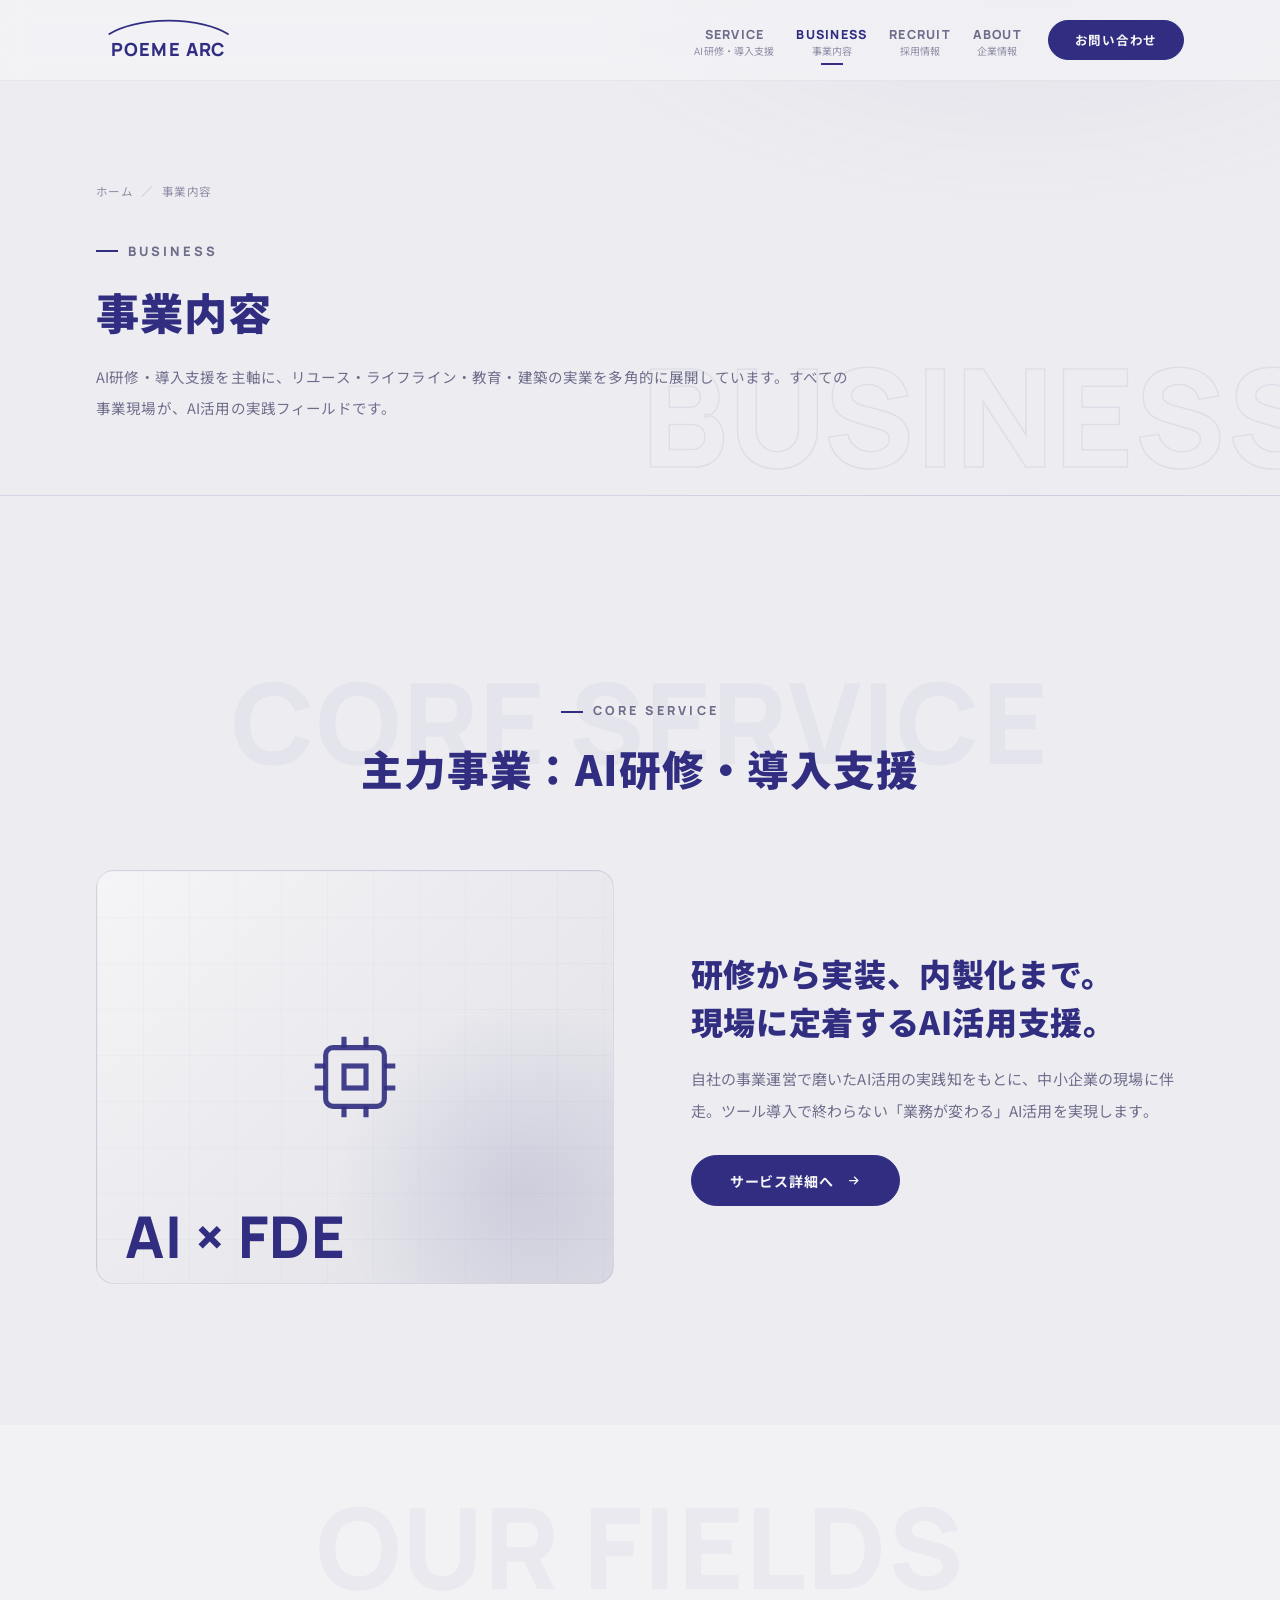
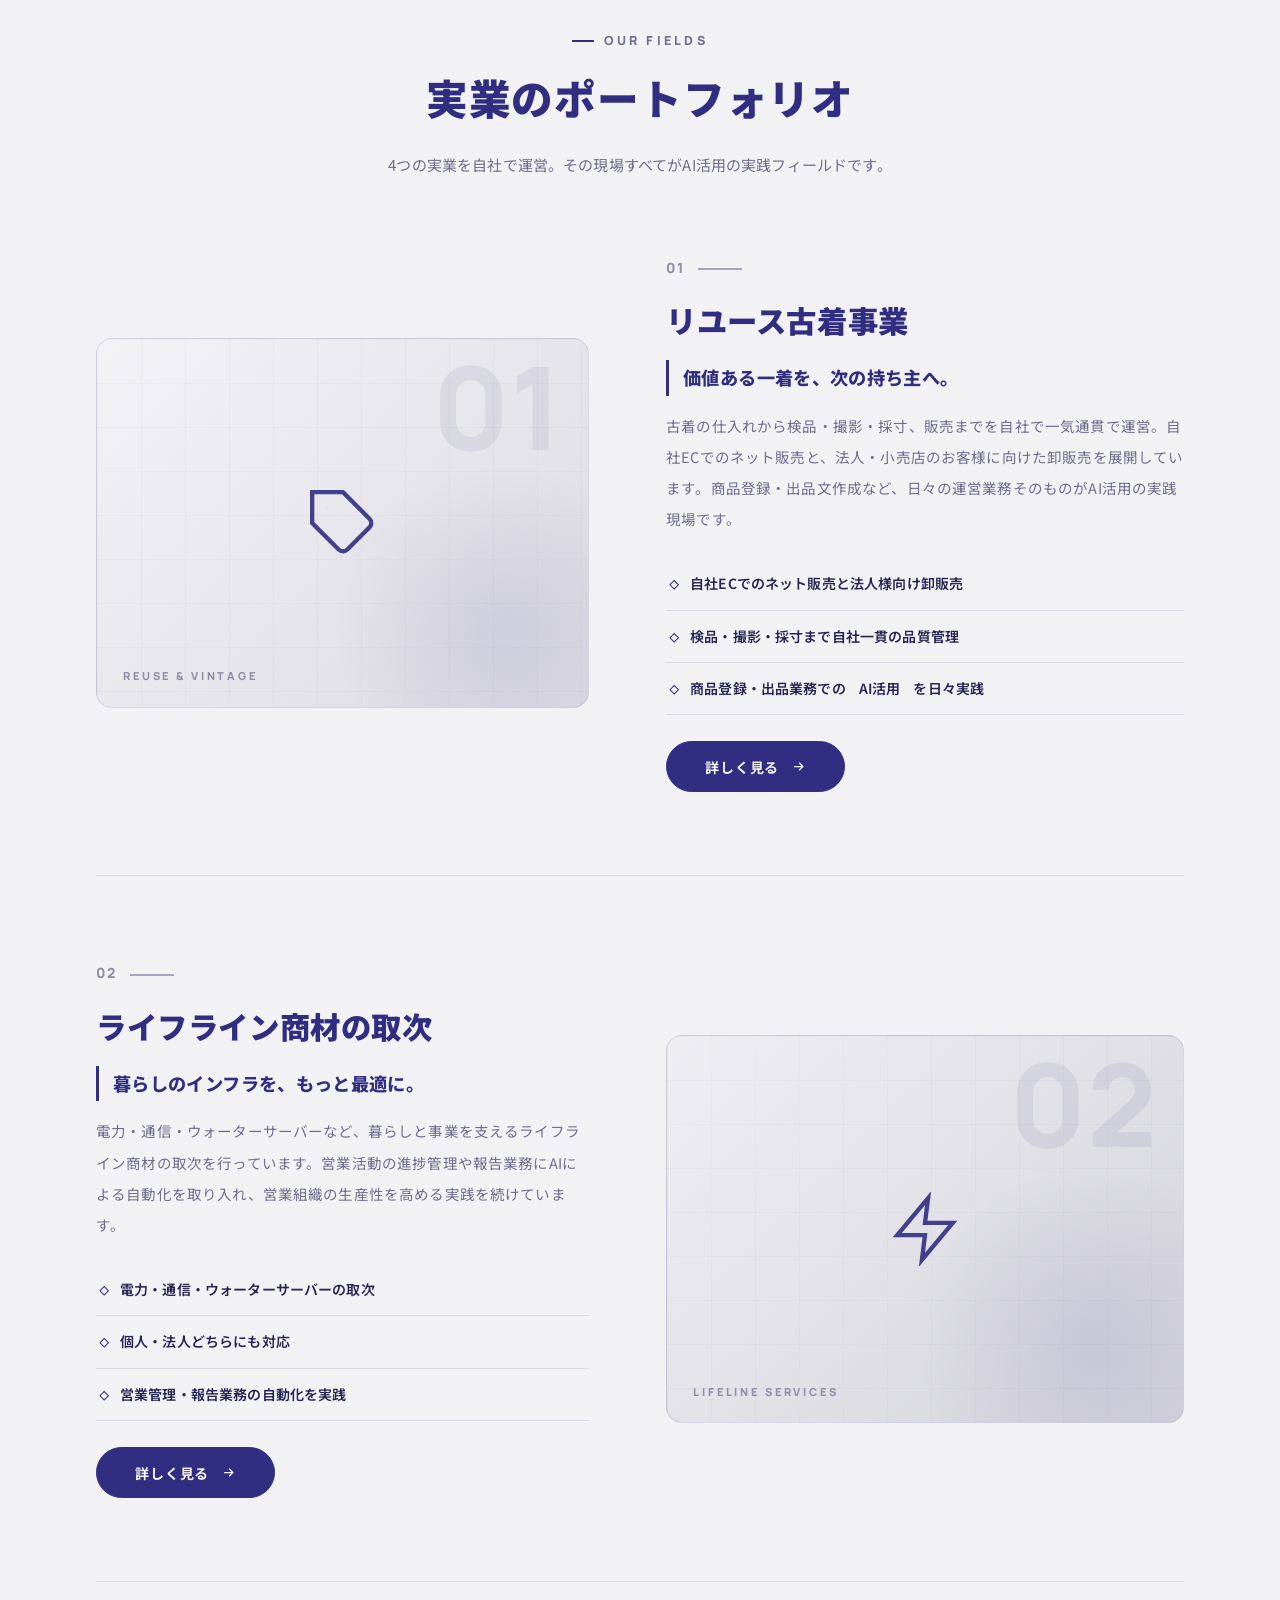
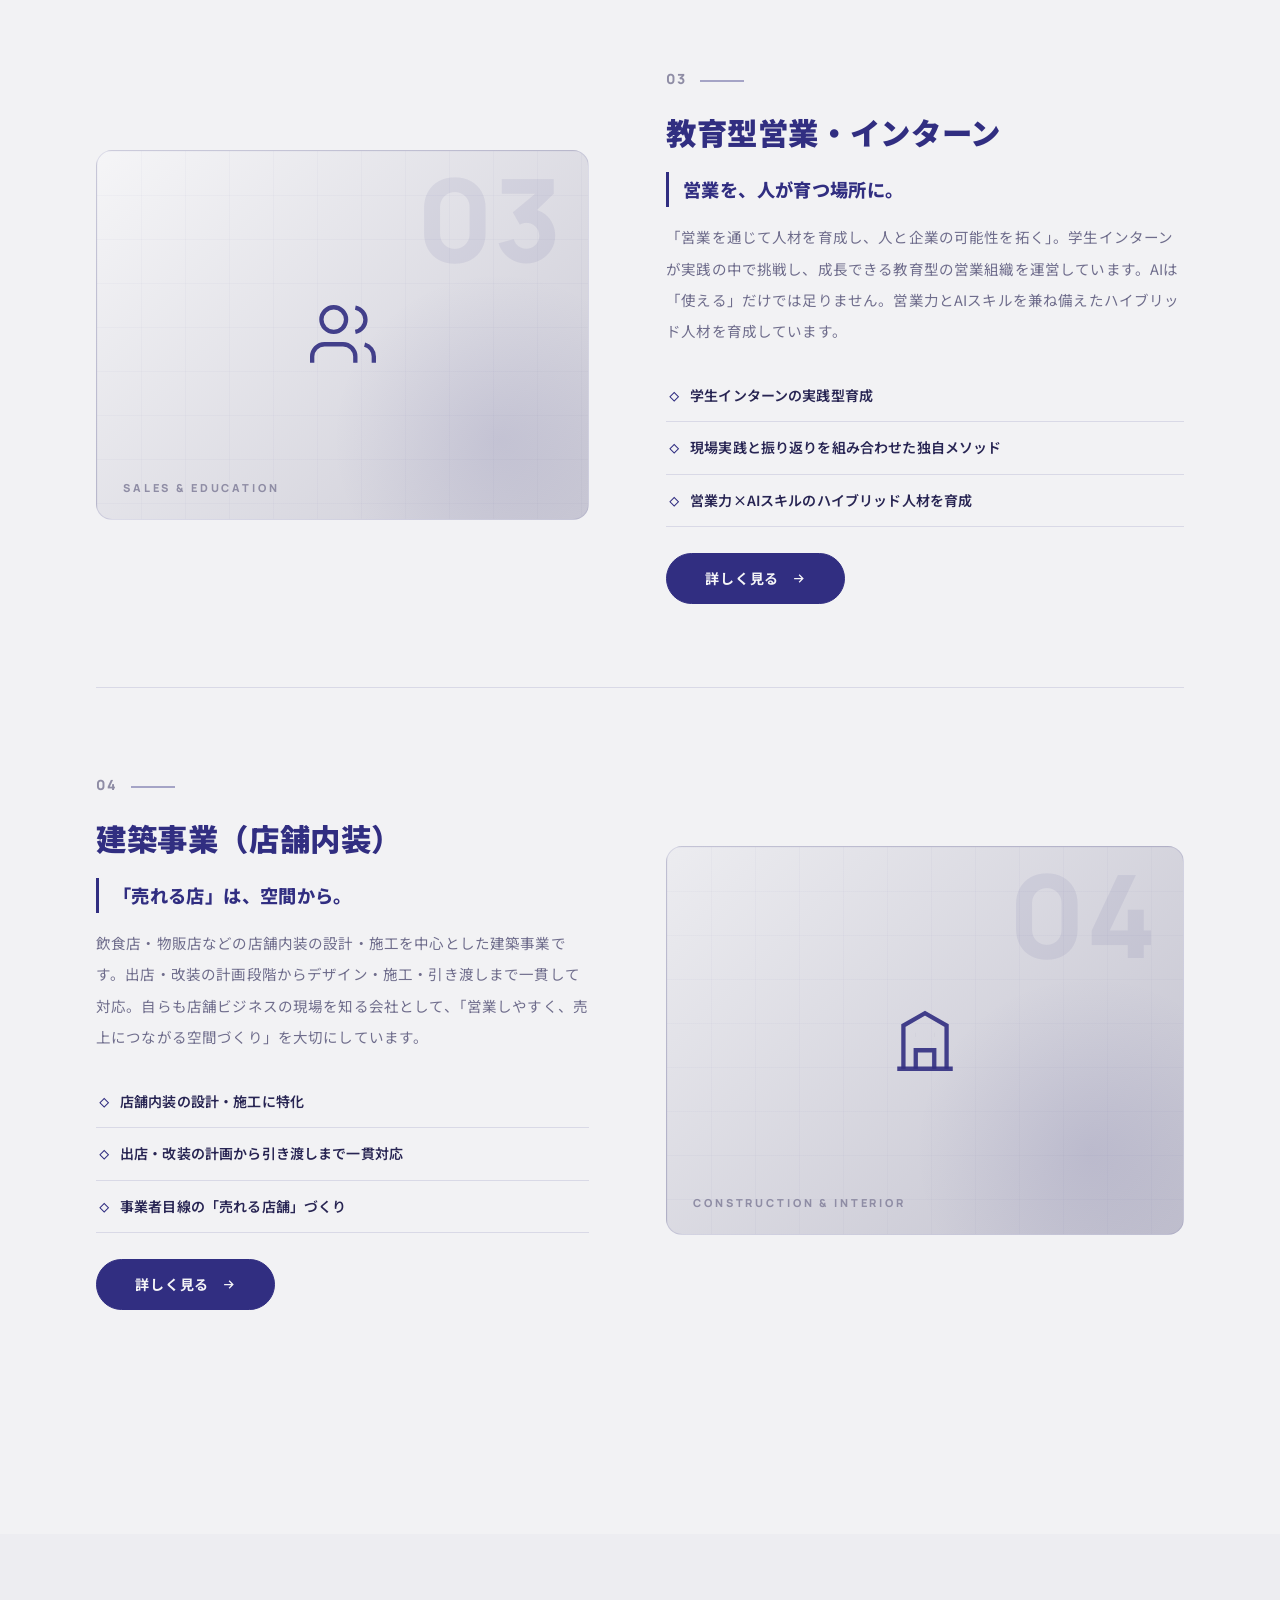
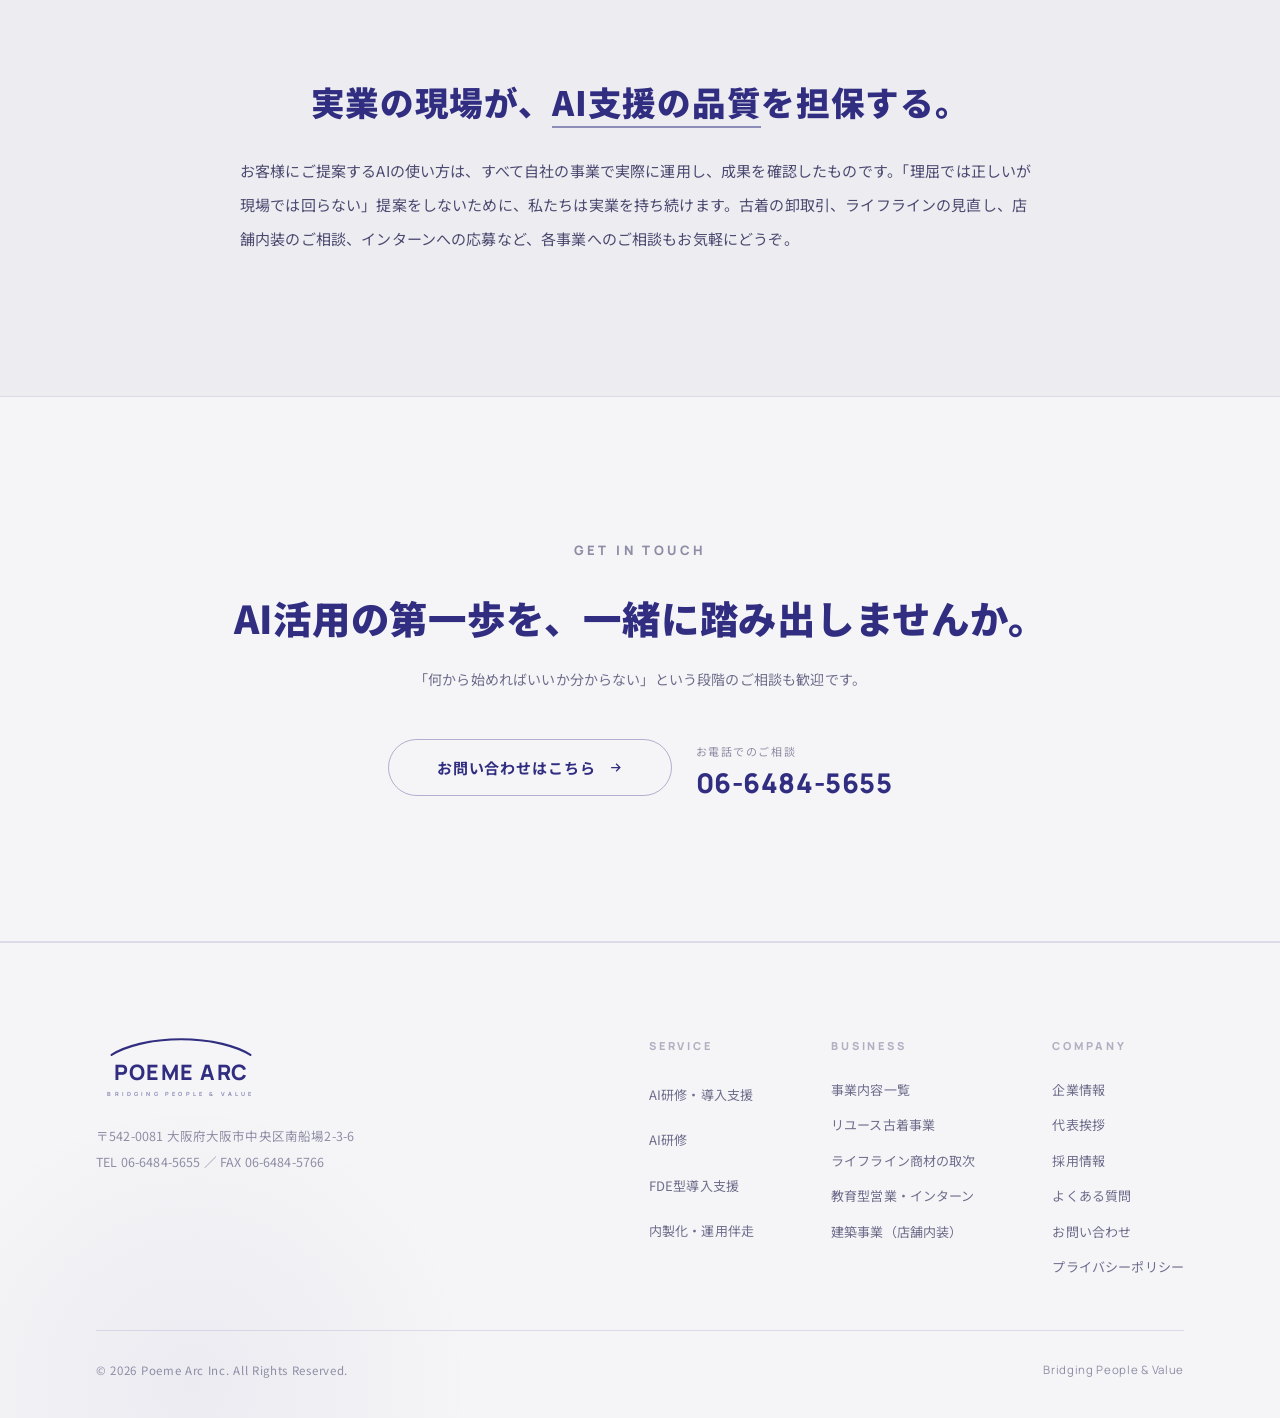
<file: fields.html>
<!DOCTYPE html>
<html lang="ja">
<head>
  <meta charset="UTF-8" />
  <meta name="viewport" content="width=device-width, initial-scale=1.0" />
  <meta name="theme-color" content="#ededf1" />
  <link rel="icon" type="image/svg+xml" href="assets/favicon.svg" />
  <link rel="apple-touch-icon" href="assets/apple-touch-icon.png" />

  <title>事業内容｜株式会社Poeme Arc</title>
  <meta name="description" content="AI研修・導入支援を主軸に、リユース古着のネット販売・卸、ライフライン商材の取次、営業力とAIスキルを兼ね備えたハイブリッド人材の育成、店舗内装の建築事業を多角的に展開しています。" />
  <meta name="robots" content="index, follow" />
  <link rel="canonical" href="https://poeme-arc.com/fields.html" />

  <meta property="og:type" content="website" />
  <meta property="og:site_name" content="株式会社Poeme Arc" />
  <meta property="og:title" content="事業内容｜株式会社Poeme Arc" />
  <meta property="og:description" content="AI研修・導入支援を主軸に、リユース古着のネット販売・卸、ライフライン商材の取次、営業力とAIスキルを兼ね備えたハイブリッド人材の育成、店舗内装の建築事業を多角的に展開しています。" />
  <meta property="og:url" content="https://poeme-arc.com/fields.html" />
  <meta property="og:locale" content="ja_JP" />
  <meta property="og:image" content="https://poeme-arc.com/assets/ogp.png" />
  <meta property="og:image:width" content="1200" />
  <meta property="og:image:height" content="630" />
  <meta property="og:image:alt" content="株式会社Poeme Arc｜人と価値をつなぎ、誰かの役に立ち続ける。" />
  <meta name="twitter:card" content="summary_large_image" />

  <link rel="preconnect" href="https://fonts.googleapis.com" />
  <link rel="preconnect" href="https://fonts.gstatic.com" crossorigin />
  <link href="https://fonts.googleapis.com/css2?family=Manrope:wght@500;700;800&family=Noto+Sans+JP:wght@400;500;700;900&display=swap" rel="stylesheet" />
  <link rel="stylesheet" href="css/style.css" />
</head>

<body>
  <a href="#main" class="skip-link">本文へスキップ</a>

  <!-- ===== HEADER ===== -->
  <header class="header" id="header">
    <div class="container header__inner">
      <a href="index.html" class="brand" aria-label="Poeme Arc ホーム">
        <svg class="brand__logo" viewBox="0 0 240 76" aria-hidden="true"><path d="M22 28 a120 52 0 0 1 196 0" fill="none" stroke="currentColor" stroke-width="3" stroke-linecap="round"/><text x="120" y="64" text-anchor="middle" font-family="Manrope, sans-serif" font-size="30" font-weight="800" letter-spacing="2" fill="currentColor">POEME ARC</text></svg>
      </a>
      <nav class="nav" aria-label="グローバルナビゲーション">
        <ul class="nav__list">
          <li><a href="service.html" class="nav__link"><span class="en">SERVICE</span><span class="jp"><span class="nowrap">AI研修・導入支援</span></span></a></li>
          <li><a href="fields.html" class="nav__link is-active"><span class="en">BUSINESS</span><span class="jp">事業内容</span></a></li>
          <li><a href="recruit.html" class="nav__link"><span class="en">RECRUIT</span><span class="jp">採用情報</span></a></li>
          <li><a href="about.html" class="nav__link"><span class="en">ABOUT</span><span class="jp">企業情報</span></a></li>
        </ul>
        <a href="contact.html" class="btn nav__cta">お問い合わせ</a>
      </nav>
      <button class="nav-toggle" id="navToggle" aria-label="メニューを開く" aria-expanded="false"><span></span><span></span></button>
    </div>
  </header>

  <!-- ===== MOBILE MENU ===== -->
  <div class="mobile-menu" id="mobileMenu">
    <a href="index.html" class="m-link" data-menu-close><span class="en">01</span>ホーム</a>
    <a href="service.html" class="m-link" data-menu-close><span class="en">02</span><span class="nowrap">AI研修・導入支援</span></a>
    <a href="fields.html" class="m-link" data-menu-close><span class="en">03</span>事業内容</a>
    <a href="business-reuse.html" class="m-link" data-menu-close><span class="en">—</span>リユース古着事業</a>
    <a href="business-lifeline.html" class="m-link" data-menu-close><span class="en">—</span>ライフライン商材の取次</a>
    <a href="business-education.html" class="m-link" data-menu-close><span class="en">—</span>教育型営業・インターン</a>
    <a href="business-construction.html" class="m-link" data-menu-close><span class="en">—</span>建築事業（店舗内装）</a>
    <a href="recruit.html" class="m-link" data-menu-close><span class="en">04</span>採用情報</a>
    <a href="about.html" class="m-link" data-menu-close><span class="en">05</span>企業情報</a>
    <a href="faq.html" class="m-link" data-menu-close><span class="en">06</span>よくある質問</a>
    <a href="contact.html" class="m-link" data-menu-close><span class="en">07</span>お問い合わせ</a>
    <div class="m-foot">
      <a href="contact.html" class="btn btn--lg" data-menu-close>お問い合わせ</a>
    </div>
  </div>

  <main id="main">
    <span id="top"></span>

    <!-- ===== PAGE HERO ===== -->
    <section class="page-hero" aria-label="ページタイトル">
      <p class="page-hero__ghost" aria-hidden="true">Business</p>
      <div class="container">
        <nav class="breadcrumb" aria-label="パンくずリスト"><a href="index.html">ホーム</a><span class="sep">／</span><span>事業内容</span></nav>
        <p class="page-hero__en">Business</p>
        <h1 class="page-hero__title">事業内容</h1>
        <p class="page-hero__lead"><span class="nowrap">AI研修・導入支援</span>を主軸に、リユース・ライフライン・教育・建築の実業を多角的に展開しています。すべての事業現場が、<span class="nowrap">AI活用</span>の実践フィールドです。</p>
      </div>
    </section>

    <!-- ===== 主力事業 ===== -->
    <section class="section" aria-label="主力事業">
      <div class="container">
        <div class="sec-head sec-head--center reveal">
          <span class="sec-ghost" aria-hidden="true">Core Service</span>
          <p class="sec-tag">Core Service</p>
          <h2 class="sec-title">主力事業：<span class="nowrap">AI研修・導入支援</span></h2>
        </div>
        <div class="feature reveal">
          <div class="feature__panel">
            <span class="icon" aria-hidden="true"><svg viewBox="0 0 24 24" fill="none" stroke="currentColor" stroke-width="1.4"><rect x="4" y="4" width="16" height="16" rx="2"/><rect x="9" y="9" width="6" height="6"/><path d="M9 1v3M15 1v3M9 20v3M15 20v3M1 9h3M1 15h3M20 9h3M20 15h3"/></svg></span>
            <span class="big" aria-hidden="true">AI &times; FDE</span>
          </div>
          <div class="feature__body">
            <h3>研修から実装、内製化まで。<br>現場に定着する<span class="nowrap">AI活用</span>支援。</h3>
            <p>自社の事業運営で磨いた<span class="nowrap">AI活用</span>の実践知をもとに、中小企業の現場に伴走。ツール導入で終わらない「業務が変わる」<span class="nowrap">AI活用</span>を実現します。</p>
            <div style="margin-top:28px;">
              <a href="service.html" class="btn">サービス詳細へ<svg width="15" height="15" viewBox="0 0 24 24" fill="none" stroke="currentColor" stroke-width="2"><path d="M5 12h14M13 6l6 6-6 6"/></svg></a>
            </div>
          </div>
        </div>
      </div>
    </section>

    <!-- ===== 実業一覧 ===== -->
    <section class="section section--soft" aria-label="事業一覧">
      <div class="container">
        <div class="sec-head sec-head--center reveal">
          <span class="sec-ghost" aria-hidden="true">Our Fields</span>
          <p class="sec-tag">Our Fields</p>
          <h2 class="sec-title">実業のポートフォリオ</h2>
          <p class="sec-lead"><span class="nowrap">4つ</span>の実業を自社で運営。その現場すべてが<span class="nowrap">AI活用</span>の実践フィールドです。</p>
        </div>
        <div class="biz-list">
          <article class="biz reveal">
            <div class="biz__visual">
              <span class="num" aria-hidden="true">01</span>
              <span class="icon" aria-hidden="true"><svg viewBox="0 0 24 24" fill="none" stroke="currentColor" stroke-width="1.4"><path d="M20.59 13.41l-7.17 7.17a2 2 0 0 1-2.83 0L2 12V2h10l8.59 8.59a2 2 0 0 1 0 2.83z"/><line x1="7" y1="7" x2="7.01" y2="7"/></svg></span>
              <span class="tag">Reuse &amp; Vintage</span>
            </div>
            <div class="biz__body">
              <p class="biz__no">01</p>
              <h3 class="biz__title">リユース古着事業</h3>
              <p class="biz__catch">価値ある一着を、次の持ち主へ。</p>
              <p class="biz__text">古着の仕入れから検品・撮影・採寸、販売までを自社で一気通貫で運営。自社ECでのネット販売と、法人・小売店のお客様に向けた卸販売を展開しています。商品登録・出品文作成など、日々の運営業務そのものが<span class="nowrap">AI活用</span>の実践現場です。</p>
              <ul class="biz__points">
                <li>自社ECでのネット販売と法人様向け卸販売</li>
                <li>検品・撮影・採寸まで自社一貫の品質管理</li>
                <li>商品登録・出品業務での<span class="nowrap">AI活用</span>を日々実践</li>
              </ul>
              <div style="margin-top:26px;">
                <a href="business-reuse.html" class="btn">詳しく見る<svg width="15" height="15" viewBox="0 0 24 24" fill="none" stroke="currentColor" stroke-width="2"><path d="M5 12h14M13 6l6 6-6 6"/></svg></a>
              </div>
            </div>
          </article>
          <article class="biz biz--rev reveal">
            <div class="biz__visual biz__visual--v2">
              <span class="num" aria-hidden="true">02</span>
              <span class="icon" aria-hidden="true"><svg viewBox="0 0 24 24" fill="none" stroke="currentColor" stroke-width="1.4"><polygon points="13 2 3 14 12 14 11 22 21 10 12 10 13 2"/></svg></span>
              <span class="tag">Lifeline Services</span>
            </div>
            <div class="biz__body">
              <p class="biz__no">02</p>
              <h3 class="biz__title">ライフライン商材の取次</h3>
              <p class="biz__catch">暮らしのインフラを、もっと最適に。</p>
              <p class="biz__text">電力・通信・ウォーターサーバーなど、暮らしと事業を支えるライフライン商材の取次を行っています。営業活動の進捗管理や報告業務にAIによる自動化を取り入れ、営業組織の生産性を高める実践を続けています。</p>
              <ul class="biz__points">
                <li>電力・通信・ウォーターサーバーの取次</li>
                <li>個人・法人どちらにも対応</li>
                <li>営業管理・報告業務の自動化を実践</li>
              </ul>
              <div style="margin-top:26px;">
                <a href="business-lifeline.html" class="btn">詳しく見る<svg width="15" height="15" viewBox="0 0 24 24" fill="none" stroke="currentColor" stroke-width="2"><path d="M5 12h14M13 6l6 6-6 6"/></svg></a>
              </div>
            </div>
          </article>
          <article class="biz reveal">
            <div class="biz__visual biz__visual--v3">
              <span class="num" aria-hidden="true">03</span>
              <span class="icon" aria-hidden="true"><svg viewBox="0 0 24 24" fill="none" stroke="currentColor" stroke-width="1.4"><path d="M16 21v-2a4 4 0 0 0-4-4H6a4 4 0 0 0-4 4v2"/><circle cx="9" cy="7" r="4"/><path d="M22 21v-2a4 4 0 0 0-3-3.87M16 3.13A4 4 0 0 1 16 11"/></svg></span>
              <span class="tag">Sales &amp; Education</span>
            </div>
            <div class="biz__body">
              <p class="biz__no">03</p>
              <h3 class="biz__title">教育型営業・インターン</h3>
              <p class="biz__catch">営業を、人が育つ場所に。</p>
              <p class="biz__text">「営業を通じて人材を育成し、人と企業の可能性を拓く」。学生インターンが実践の中で挑戦し、成長できる教育型の営業組織を運営しています。AIは「使える」だけでは足りません。営業力と<span class="nowrap">AIスキル</span>を兼ね備えたハイブリッド人材を育成しています。</p>
              <ul class="biz__points">
                <li>学生インターンの実践型育成</li>
                <li>現場実践と振り返りを組み合わせた独自メソッド</li>
                <li>営業力×AIスキルのハイブリッド人材を育成</li>
              </ul>
              <div style="margin-top:26px;">
                <a href="business-education.html" class="btn">詳しく見る<svg width="15" height="15" viewBox="0 0 24 24" fill="none" stroke="currentColor" stroke-width="2"><path d="M5 12h14M13 6l6 6-6 6"/></svg></a>
              </div>
            </div>
          </article>
          <article class="biz biz--rev reveal">
            <div class="biz__visual biz__visual--v4">
              <span class="num" aria-hidden="true">04</span>
              <span class="icon" aria-hidden="true"><svg viewBox="0 0 24 24" fill="none" stroke="currentColor" stroke-width="1.4"><path d="M3 21h18"/><path d="M5 21V7l7-4 7 4v14"/><path d="M9 21v-6h6v6"/><path d="M9 10h.01M15 10h.01"/></svg></span>
              <span class="tag">Construction &amp; Interior</span>
            </div>
            <div class="biz__body">
              <p class="biz__no">04</p>
              <h3 class="biz__title">建築事業（店舗内装）</h3>
              <p class="biz__catch">「売れる店」は、空間から。</p>
              <p class="biz__text">飲食店・物販店などの店舗内装の設計・施工を中心とした建築事業です。出店・改装の計画段階からデザイン・施工・引き渡しまで一貫して対応。自らも店舗ビジネスの現場を知る会社として、「営業しやすく、売上につながる空間づくり」を大切にしています。</p>
              <ul class="biz__points">
                <li>店舗内装の設計・施工に特化</li>
                <li>出店・改装の計画から引き渡しまで一貫対応</li>
                <li>事業者目線の「売れる店舗」づくり</li>
              </ul>
              <div style="margin-top:26px;">
                <a href="business-construction.html" class="btn">詳しく見る<svg width="15" height="15" viewBox="0 0 24 24" fill="none" stroke="currentColor" stroke-width="2"><path d="M5 12h14M13 6l6 6-6 6"/></svg></a>
              </div>
            </div>
          </article>
        </div>
      </div>
    </section>

    <section class="section" aria-label="事業とAI支援の関係">
      <div class="container">
        <div class="intro reveal">
          <h2>実業の現場が、<span class="blue"><span class="nowrap">AI支援</span>の品質</span>を担保する。</h2>
          <p>お客様にご提案するAIの使い方は、すべて自社の事業で実際に運用し、成果を確認したものです。「理屈では正しいが現場では回らない」提案をしないために、私たちは実業を持ち続けます。古着の卸取引、ライフラインの見直し、店舗内装のご相談、インターンへの応募など、各事業へのご相談もお気軽にどうぞ。</p>
        </div>
      </div>
    </section>

    <!-- ===== CTA BAND ===== -->
    <section class="section section--dark cta-band" aria-label="ご相談はこちら">
      <div class="container">
        <p class="cta-band__en reveal">Get in Touch</p>
        <h2 class="cta-band__title reveal"><span class="nowrap">AI活用</span>の第一歩を、<br class="sp-only">一緒に踏み出しませんか。</h2>
        <p class="cta-band__sub reveal">「何から始めればいいか分からない」という段階のご相談も歓迎です。</p>
        <div class="cta-band__actions reveal">
          <a href="contact.html" class="btn btn--light btn--lg">お問い合わせはこちら<svg width="15" height="15" viewBox="0 0 24 24" fill="none" stroke="currentColor" stroke-width="2"><path d="M5 12h14M13 6l6 6-6 6"/></svg></a>
          <p class="cta-band__tel">
            <span class="label">お電話でのご相談</span>
            <a href="tel:0664845655" class="num">06-6484-5655</a>
          </p>
        </div>
      </div>
    </section>
  </main>

  <!-- ===== FOOTER ===== -->
  <footer class="footer">
    <div class="container">
      <div class="footer__top">
        <div class="footer__brand">
          <a href="index.html" class="brand">
            <svg class="brand__logo brand__logo--full" viewBox="0 0 240 96" aria-hidden="true"><path d="M22 28 a120 52 0 0 1 196 0" fill="none" stroke="currentColor" stroke-width="3" stroke-linecap="round"/><text x="120" y="64" text-anchor="middle" font-family="Manrope, sans-serif" font-size="30" font-weight="800" letter-spacing="2" fill="currentColor">POEME ARC</text><text x="120" y="86" text-anchor="middle" font-family="Manrope, sans-serif" font-size="8" font-weight="700" letter-spacing="4.5" fill="currentColor" opacity=".55">BRIDGING PEOPLE &amp; VALUE</text></svg>
          </a>
          <p class="footer__info">〒542-0081 大阪府大阪市中央区南船場2-3-6<br>TEL 06-6484-5655 ／ FAX 06-6484-5766</p>
        </div>
        <div class="footer__cols">
          <div class="footer__col">
            <h4>Service</h4>
            <a href="service.html"><span class="nowrap">AI研修・導入支援</span></a>
            <a href="service.html#training"><span class="nowrap">AI研修</span></a>
            <a href="service.html#fde"><span class="nowrap">FDE型導入支援</span></a>
            <a href="service.html#internal"><span class="nowrap">内製化・運用伴走</span></a>
          </div>
          <div class="footer__col">
            <h4>Business</h4>
            <a href="fields.html">事業内容一覧</a>
            <a href="business-reuse.html">リユース古着事業</a>
            <a href="business-lifeline.html">ライフライン商材の取次</a>
            <a href="business-education.html">教育型営業・インターン</a>
            <a href="business-construction.html">建築事業（店舗内装）</a>
          </div>
          <div class="footer__col">
            <h4>Company</h4>
            <a href="about.html">企業情報</a>
            <a href="about.html#message">代表挨拶</a>
            <a href="recruit.html">採用情報</a>
            <a href="faq.html">よくある質問</a>
            <a href="contact.html">お問い合わせ</a>
            <a href="privacy.html">プライバシーポリシー</a>
          </div>
        </div>
      </div>
      <div class="footer__bottom">
        <small>&copy; 2026 Poeme Arc Inc. All Rights Reserved.</small>
        <small class="en">Bridging People &amp; Value</small>
      </div>
    </div>
  </footer>

  <button class="to-top" id="toTop" aria-label="ページ上部へ戻る"><svg width="18" height="18" viewBox="0 0 24 24" fill="none" stroke="currentColor" stroke-width="2"><path d="M12 19V5M5 12l7-7 7 7"/></svg></button>

  <script src="js/main.js" defer></script>
</body>
</html>
</file>
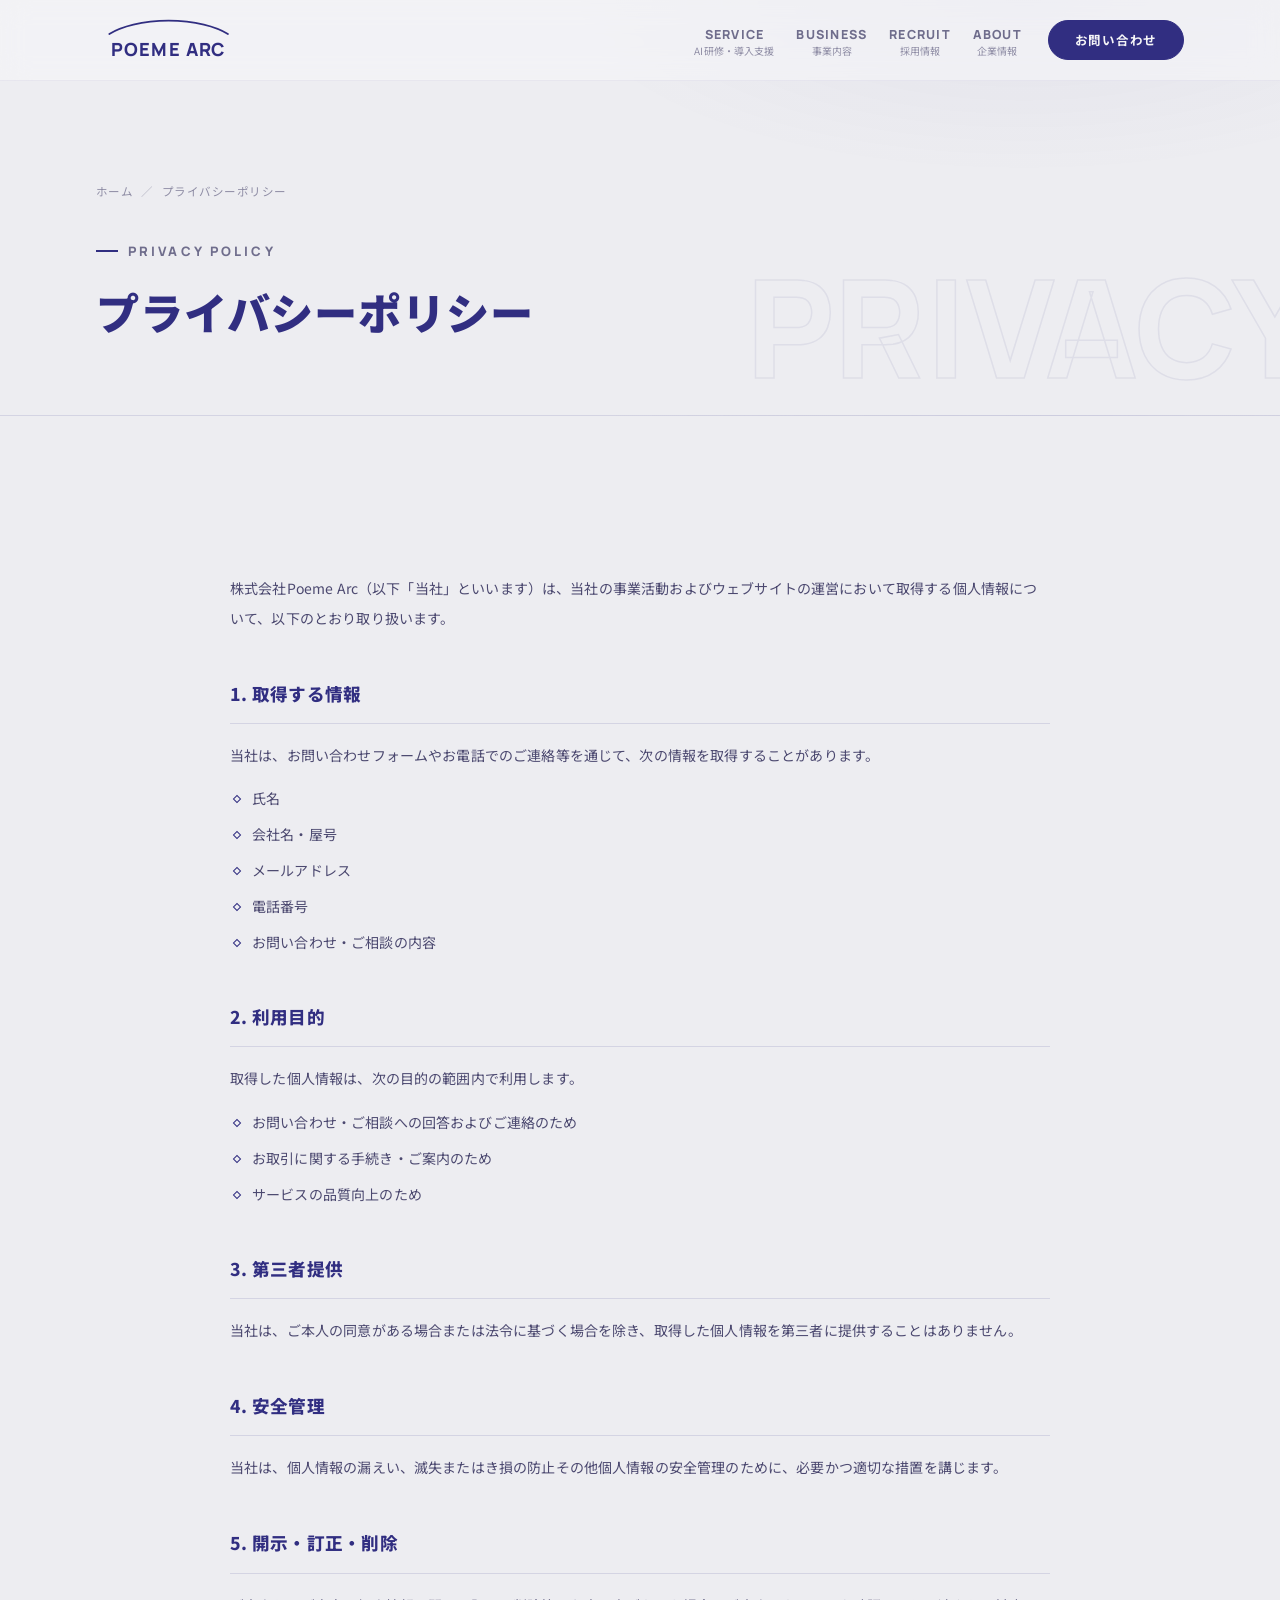
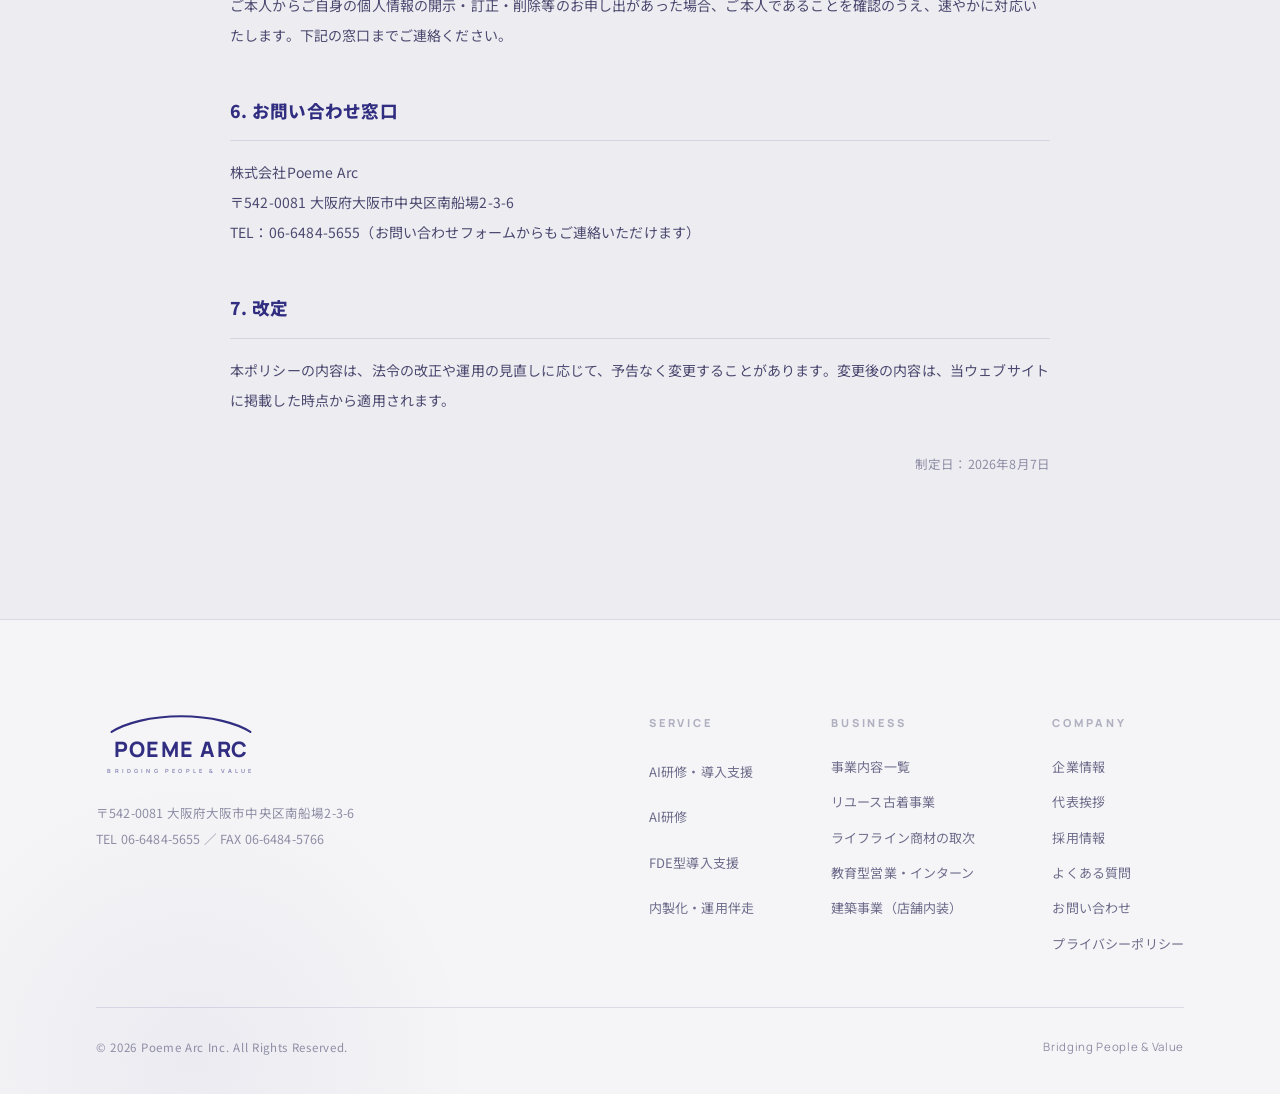
<file: privacy.html>
<!DOCTYPE html>
<html lang="ja">
<head>
  <meta charset="UTF-8" />
  <meta name="viewport" content="width=device-width, initial-scale=1.0" />
  <meta name="theme-color" content="#ededf1" />
  <link rel="icon" type="image/svg+xml" href="assets/favicon.svg" />
  <link rel="apple-touch-icon" href="assets/apple-touch-icon.png" />

  <title>プライバシーポリシー｜株式会社Poeme Arc</title>
  <meta name="description" content="株式会社Poeme Arcのプライバシーポリシー。当社が取得する個人情報の利用目的と取り扱いについてご案内します。" />
  <meta name="robots" content="index, follow" />
  <link rel="canonical" href="https://poeme-arc.com/privacy.html" />

  <meta property="og:type" content="website" />
  <meta property="og:site_name" content="株式会社Poeme Arc" />
  <meta property="og:title" content="プライバシーポリシー｜株式会社Poeme Arc" />
  <meta property="og:description" content="株式会社Poeme Arcのプライバシーポリシー。当社が取得する個人情報の利用目的と取り扱いについてご案内します。" />
  <meta property="og:url" content="https://poeme-arc.com/privacy.html" />
  <meta property="og:locale" content="ja_JP" />
  <meta property="og:image" content="https://poeme-arc.com/assets/ogp.png" />
  <meta property="og:image:width" content="1200" />
  <meta property="og:image:height" content="630" />
  <meta property="og:image:alt" content="株式会社Poeme Arc｜人と価値をつなぎ、誰かの役に立ち続ける。" />
  <meta name="twitter:card" content="summary_large_image" />

  <link rel="preconnect" href="https://fonts.googleapis.com" />
  <link rel="preconnect" href="https://fonts.gstatic.com" crossorigin />
  <link href="https://fonts.googleapis.com/css2?family=Manrope:wght@500;700;800&family=Noto+Sans+JP:wght@400;500;700;900&display=swap" rel="stylesheet" />
  <link rel="stylesheet" href="css/style.css" />
</head>

<body>
  <a href="#main" class="skip-link">本文へスキップ</a>

  <!-- ===== HEADER ===== -->
  <header class="header" id="header">
    <div class="container header__inner">
      <a href="index.html" class="brand" aria-label="Poeme Arc ホーム">
        <svg class="brand__logo" viewBox="0 0 240 76" aria-hidden="true"><path d="M22 28 a120 52 0 0 1 196 0" fill="none" stroke="currentColor" stroke-width="3" stroke-linecap="round"/><text x="120" y="64" text-anchor="middle" font-family="Manrope, sans-serif" font-size="30" font-weight="800" letter-spacing="2" fill="currentColor">POEME ARC</text></svg>
      </a>
      <nav class="nav" aria-label="グローバルナビゲーション">
        <ul class="nav__list">
          <li><a href="service.html" class="nav__link"><span class="en">SERVICE</span><span class="jp"><span class="nowrap">AI研修・導入支援</span></span></a></li>
          <li><a href="fields.html" class="nav__link"><span class="en">BUSINESS</span><span class="jp">事業内容</span></a></li>
          <li><a href="recruit.html" class="nav__link"><span class="en">RECRUIT</span><span class="jp">採用情報</span></a></li>
          <li><a href="about.html" class="nav__link"><span class="en">ABOUT</span><span class="jp">企業情報</span></a></li>
        </ul>
        <a href="contact.html" class="btn nav__cta">お問い合わせ</a>
      </nav>
      <button class="nav-toggle" id="navToggle" aria-label="メニューを開く" aria-expanded="false"><span></span><span></span></button>
    </div>
  </header>

  <!-- ===== MOBILE MENU ===== -->
  <div class="mobile-menu" id="mobileMenu">
    <a href="index.html" class="m-link" data-menu-close><span class="en">01</span>ホーム</a>
    <a href="service.html" class="m-link" data-menu-close><span class="en">02</span><span class="nowrap">AI研修・導入支援</span></a>
    <a href="fields.html" class="m-link" data-menu-close><span class="en">03</span>事業内容</a>
    <a href="business-reuse.html" class="m-link" data-menu-close><span class="en">—</span>リユース古着事業</a>
    <a href="business-lifeline.html" class="m-link" data-menu-close><span class="en">—</span>ライフライン商材の取次</a>
    <a href="business-education.html" class="m-link" data-menu-close><span class="en">—</span>教育型営業・インターン</a>
    <a href="business-construction.html" class="m-link" data-menu-close><span class="en">—</span>建築事業（店舗内装）</a>
    <a href="recruit.html" class="m-link" data-menu-close><span class="en">04</span>採用情報</a>
    <a href="about.html" class="m-link" data-menu-close><span class="en">05</span>企業情報</a>
    <a href="faq.html" class="m-link" data-menu-close><span class="en">06</span>よくある質問</a>
    <a href="contact.html" class="m-link" data-menu-close><span class="en">07</span>お問い合わせ</a>
    <div class="m-foot">
      <a href="contact.html" class="btn btn--lg" data-menu-close>お問い合わせ</a>
    </div>
  </div>

  <main id="main">
    <span id="top"></span>

    <!-- ===== PAGE HERO ===== -->
    <section class="page-hero" aria-label="ページタイトル">
      <p class="page-hero__ghost" aria-hidden="true">Privacy</p>
      <div class="container">
        <nav class="breadcrumb" aria-label="パンくずリスト"><a href="index.html">ホーム</a><span class="sep">／</span><span>プライバシーポリシー</span></nav>
        <p class="page-hero__en">Privacy Policy</p>
        <h1 class="page-hero__title">プライバシーポリシー</h1>
      </div>
    </section>

    <section class="section" aria-label="プライバシーポリシー本文">
      <div class="container">
        <div class="prose reveal">
          <p>株式会社Poeme Arc（以下「当社」といいます）は、当社の事業活動およびウェブサイトの運営において取得する個人情報について、以下のとおり取り扱います。</p>

          <h3>1. 取得する情報</h3>
          <p>当社は、お問い合わせフォームやお電話でのご連絡等を通じて、次の情報を取得することがあります。</p>
          <ul>
            <li>氏名</li>
            <li>会社名・屋号</li>
            <li>メールアドレス</li>
            <li>電話番号</li>
            <li>お問い合わせ・ご相談の内容</li>
          </ul>

          <h3>2. 利用目的</h3>
          <p>取得した個人情報は、次の目的の範囲内で利用します。</p>
          <ul>
            <li>お問い合わせ・ご相談への回答およびご連絡のため</li>
            <li>お取引に関する手続き・ご案内のため</li>
            <li>サービスの品質向上のため</li>
          </ul>

          <h3>3. 第三者提供</h3>
          <p>当社は、ご本人の同意がある場合または法令に基づく場合を除き、取得した個人情報を第三者に提供することはありません。</p>

          <h3>4. 安全管理</h3>
          <p>当社は、個人情報の漏えい、滅失またはき損の防止その他個人情報の安全管理のために、必要かつ適切な措置を講じます。</p>

          <h3>5. 開示・訂正・削除</h3>
          <p>ご本人からご自身の個人情報の開示・訂正・削除等のお申し出があった場合、ご本人であることを確認のうえ、速やかに対応いたします。下記の窓口までご連絡ください。</p>

          <h3>6. お問い合わせ窓口</h3>
          <p>株式会社Poeme Arc<br>〒542-0081 大阪府大阪市中央区南船場2-3-6<br>TEL：06-6484-5655（お問い合わせフォームからもご連絡いただけます）</p>

          <h3>7. 改定</h3>
          <p>本ポリシーの内容は、法令の改正や運用の見直しに応じて、予告なく変更することがあります。変更後の内容は、当ウェブサイトに掲載した時点から適用されます。</p>

          <p class="updated">制定日：2026年8月7日</p>
        </div>
      </div>
    </section>
  </main>

  <!-- ===== FOOTER ===== -->
  <footer class="footer">
    <div class="container">
      <div class="footer__top">
        <div class="footer__brand">
          <a href="index.html" class="brand">
            <svg class="brand__logo brand__logo--full" viewBox="0 0 240 96" aria-hidden="true"><path d="M22 28 a120 52 0 0 1 196 0" fill="none" stroke="currentColor" stroke-width="3" stroke-linecap="round"/><text x="120" y="64" text-anchor="middle" font-family="Manrope, sans-serif" font-size="30" font-weight="800" letter-spacing="2" fill="currentColor">POEME ARC</text><text x="120" y="86" text-anchor="middle" font-family="Manrope, sans-serif" font-size="8" font-weight="700" letter-spacing="4.5" fill="currentColor" opacity=".55">BRIDGING PEOPLE &amp; VALUE</text></svg>
          </a>
          <p class="footer__info">〒542-0081 大阪府大阪市中央区南船場2-3-6<br>TEL 06-6484-5655 ／ FAX 06-6484-5766</p>
        </div>
        <div class="footer__cols">
          <div class="footer__col">
            <h4>Service</h4>
            <a href="service.html"><span class="nowrap">AI研修・導入支援</span></a>
            <a href="service.html#training"><span class="nowrap">AI研修</span></a>
            <a href="service.html#fde"><span class="nowrap">FDE型導入支援</span></a>
            <a href="service.html#internal"><span class="nowrap">内製化・運用伴走</span></a>
          </div>
          <div class="footer__col">
            <h4>Business</h4>
            <a href="fields.html">事業内容一覧</a>
            <a href="business-reuse.html">リユース古着事業</a>
            <a href="business-lifeline.html">ライフライン商材の取次</a>
            <a href="business-education.html">教育型営業・インターン</a>
            <a href="business-construction.html">建築事業（店舗内装）</a>
          </div>
          <div class="footer__col">
            <h4>Company</h4>
            <a href="about.html">企業情報</a>
            <a href="about.html#message">代表挨拶</a>
            <a href="recruit.html">採用情報</a>
            <a href="faq.html">よくある質問</a>
            <a href="contact.html">お問い合わせ</a>
            <a href="privacy.html">プライバシーポリシー</a>
          </div>
        </div>
      </div>
      <div class="footer__bottom">
        <small>&copy; 2026 Poeme Arc Inc. All Rights Reserved.</small>
        <small class="en">Bridging People &amp; Value</small>
      </div>
    </div>
  </footer>

  <button class="to-top" id="toTop" aria-label="ページ上部へ戻る"><svg width="18" height="18" viewBox="0 0 24 24" fill="none" stroke="currentColor" stroke-width="2"><path d="M12 19V5M5 12l7-7 7 7"/></svg></button>

  <script src="js/main.js" defer></script>
</body>
</html>
</file>
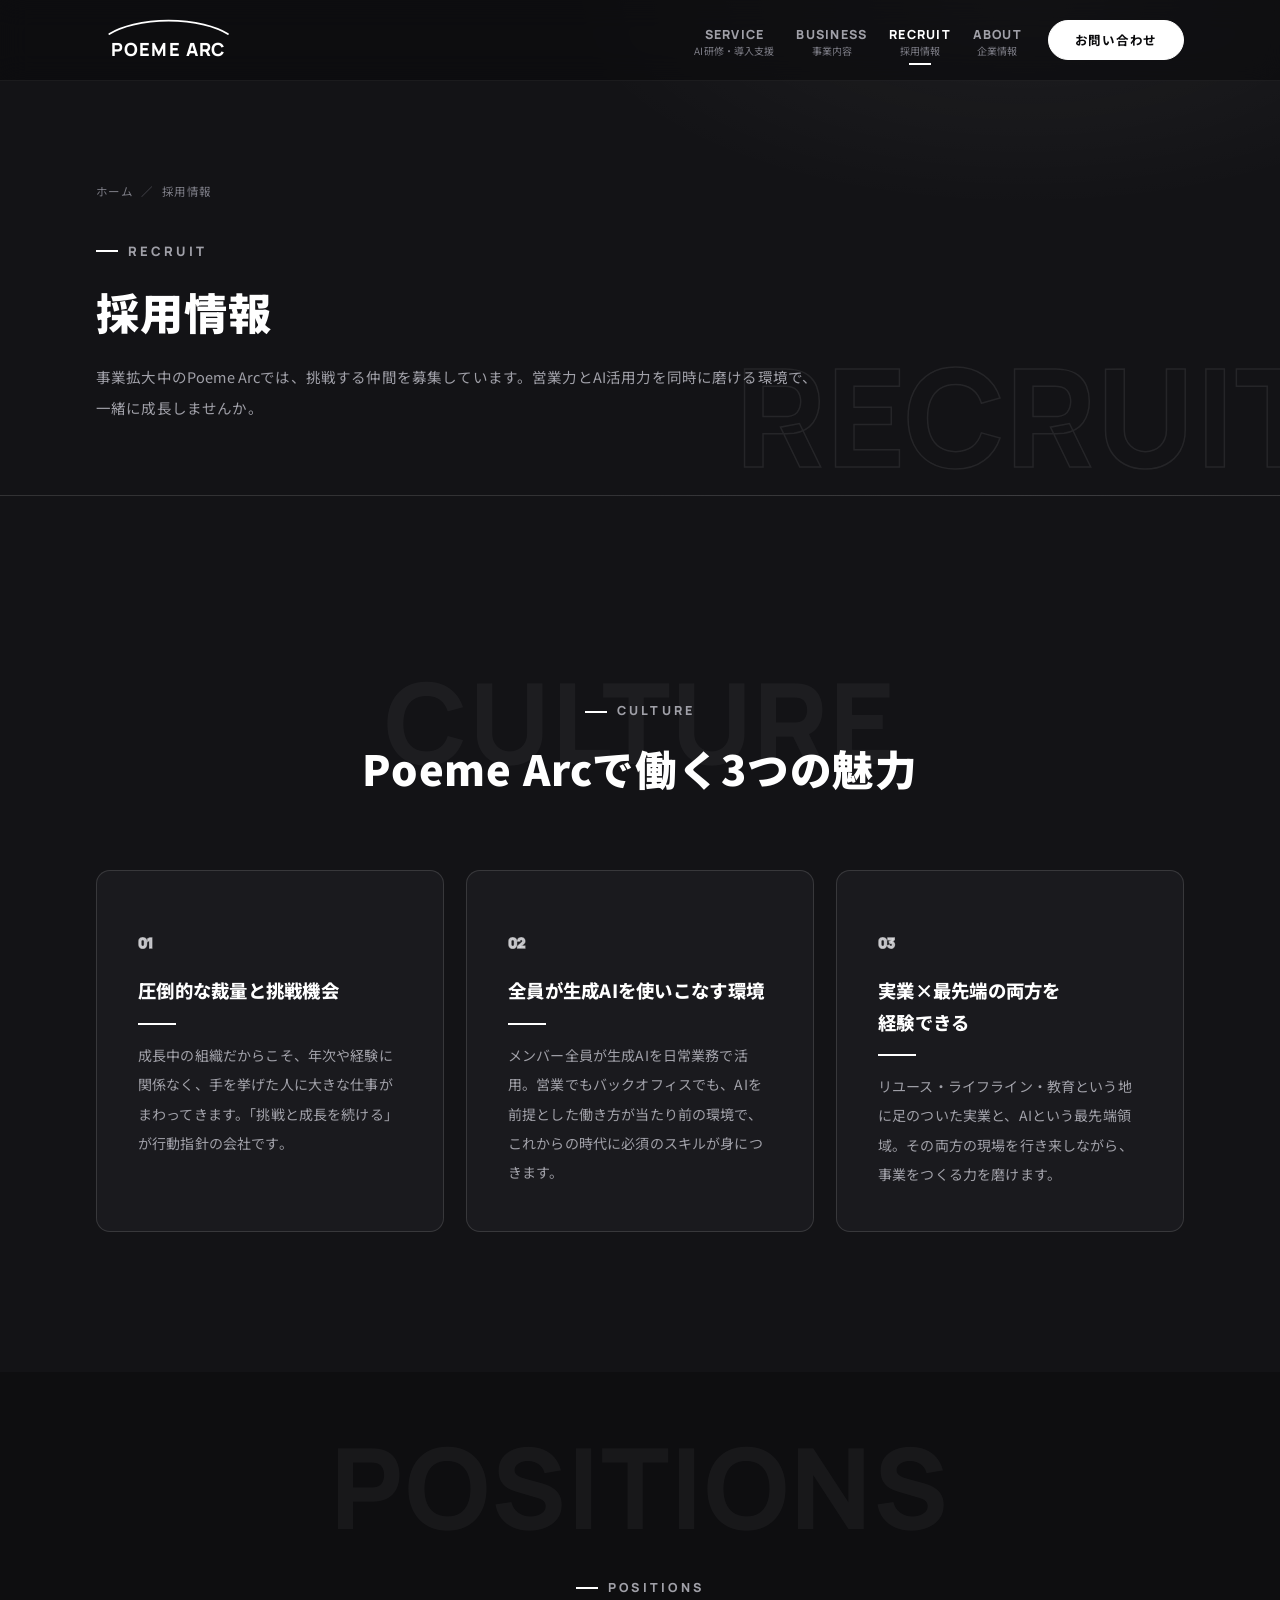
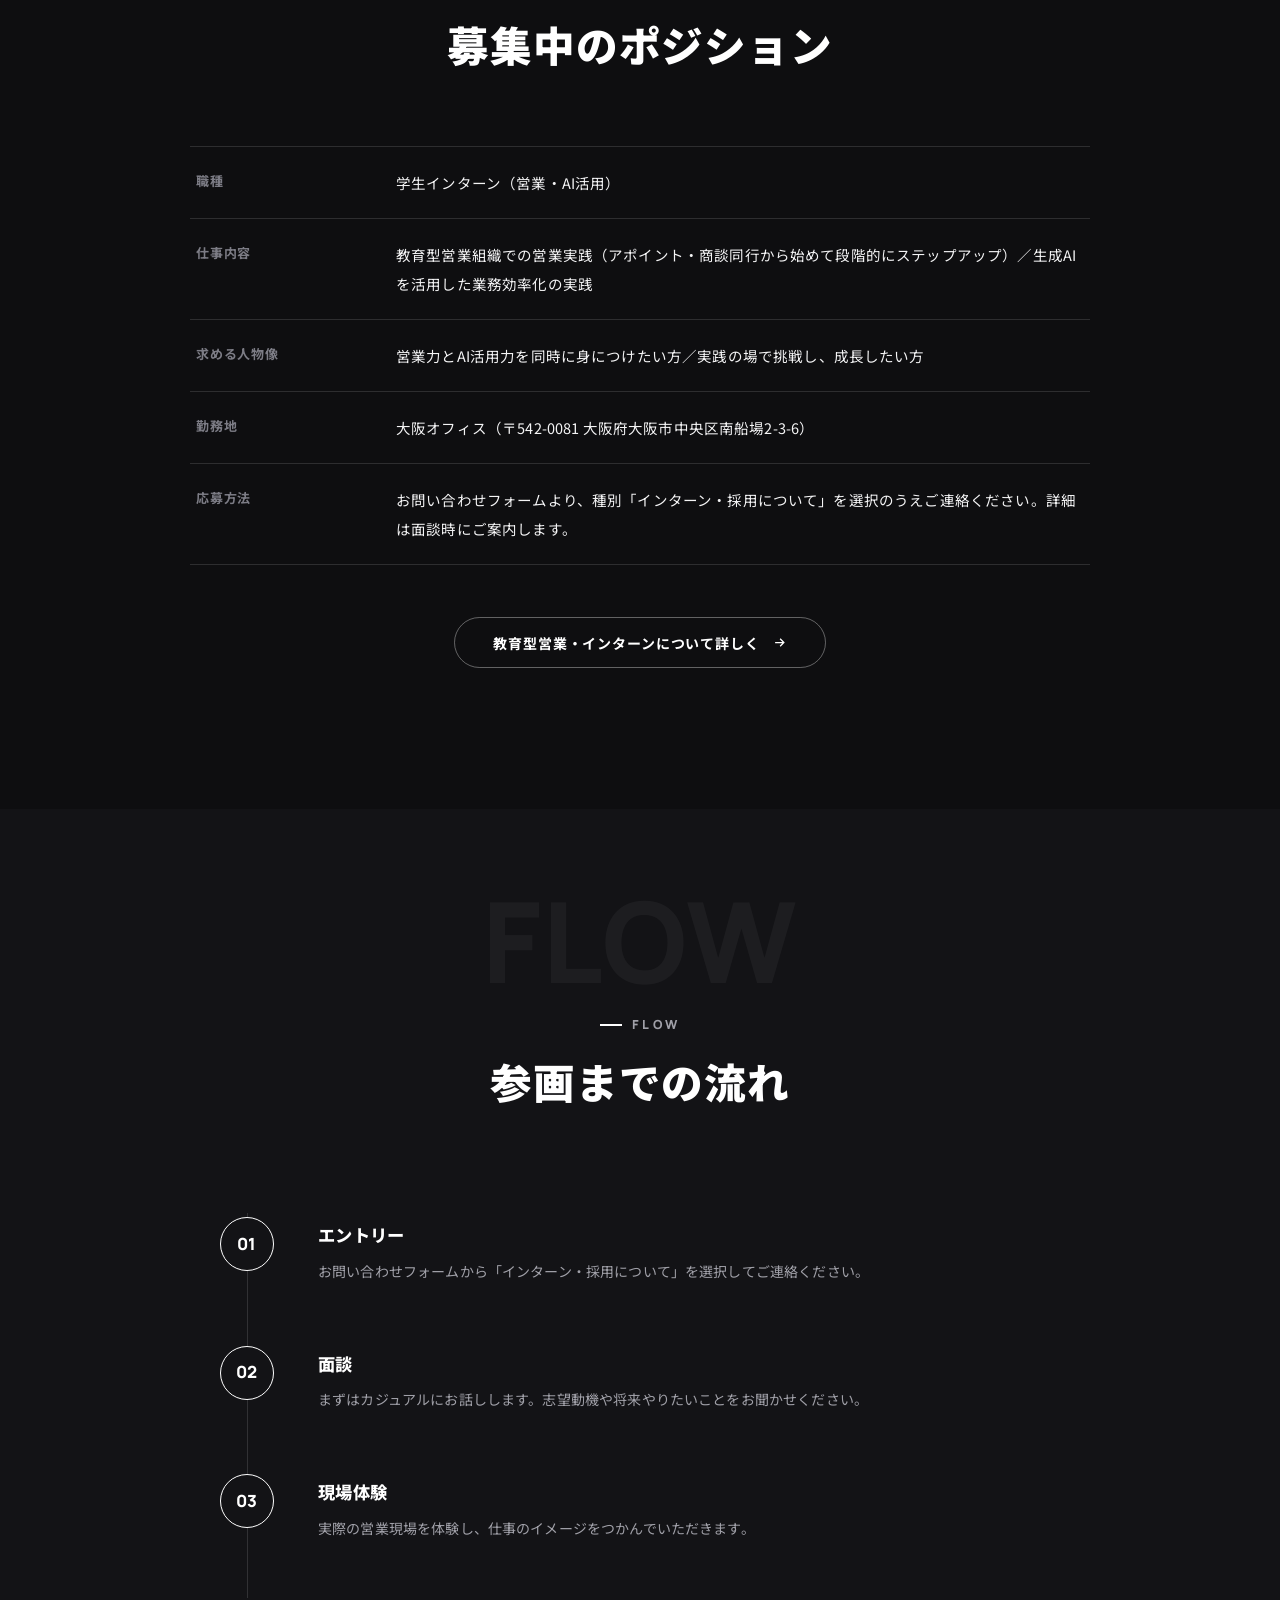
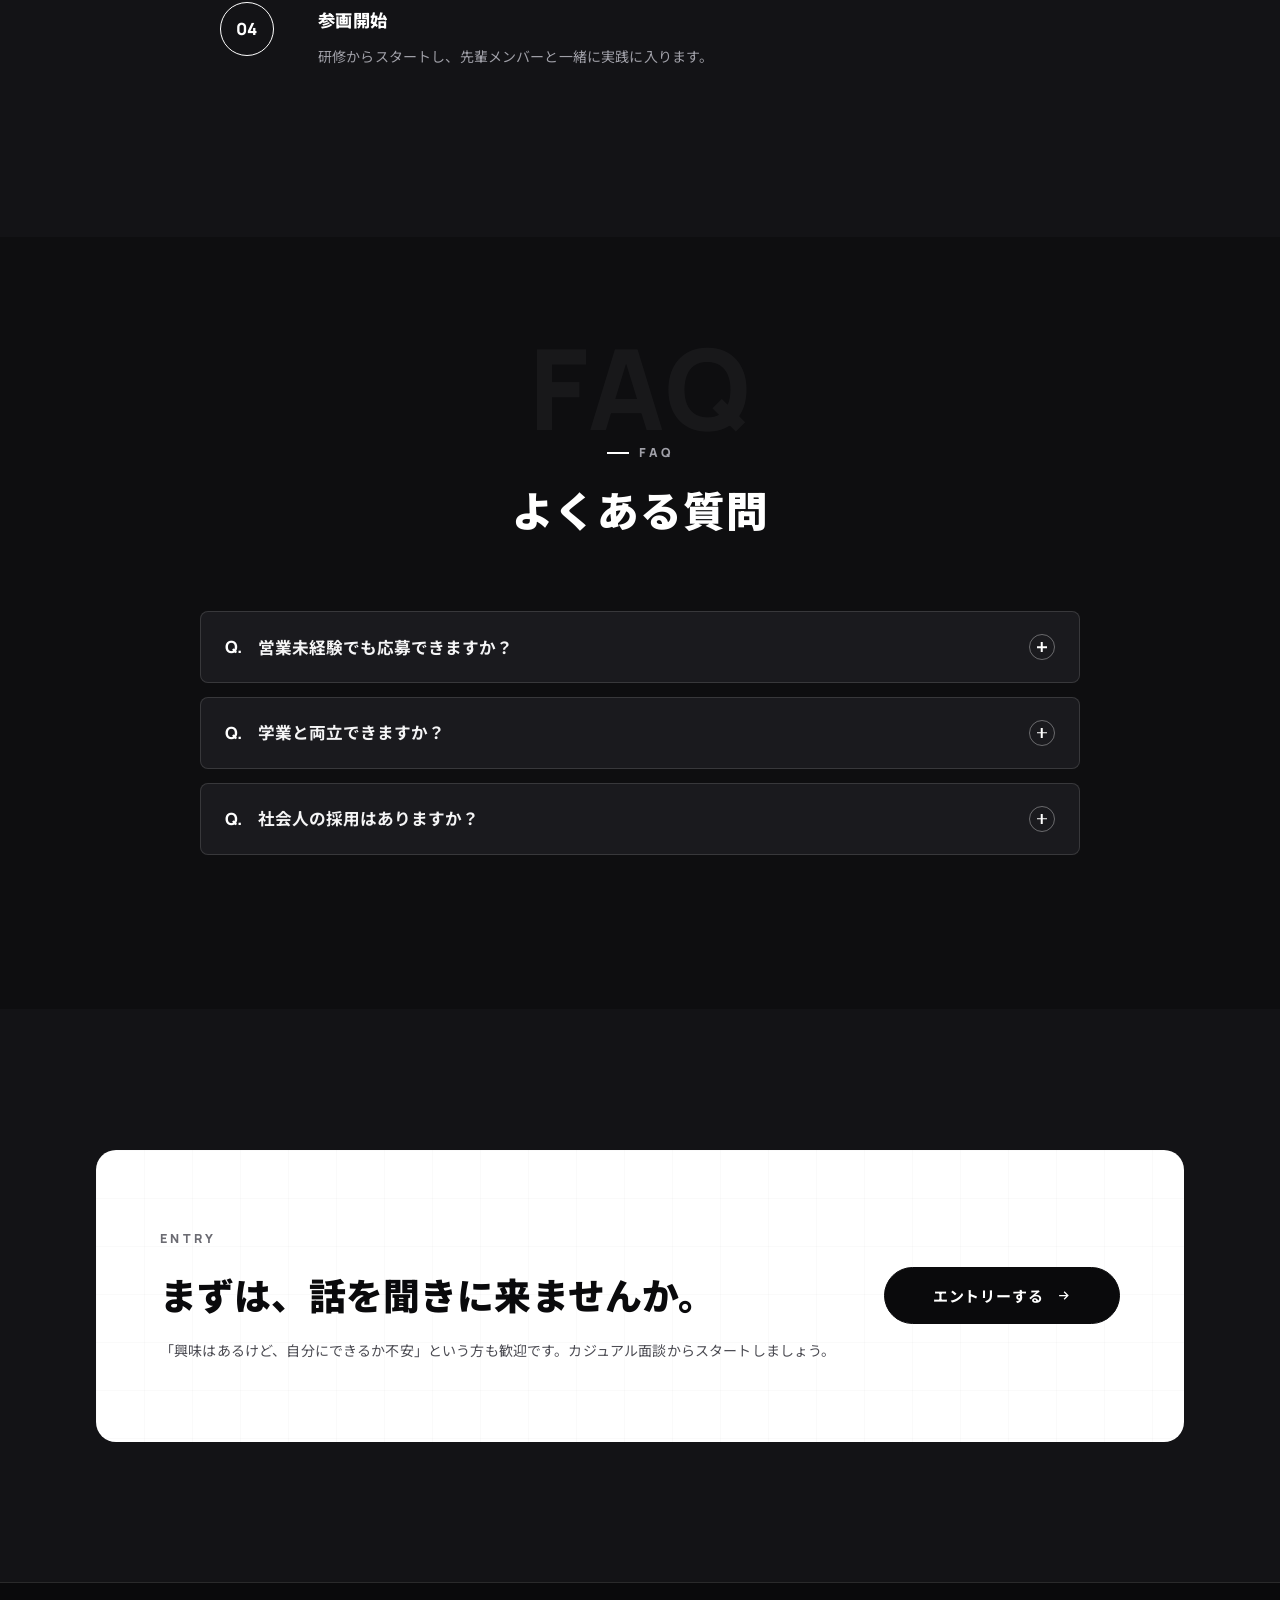
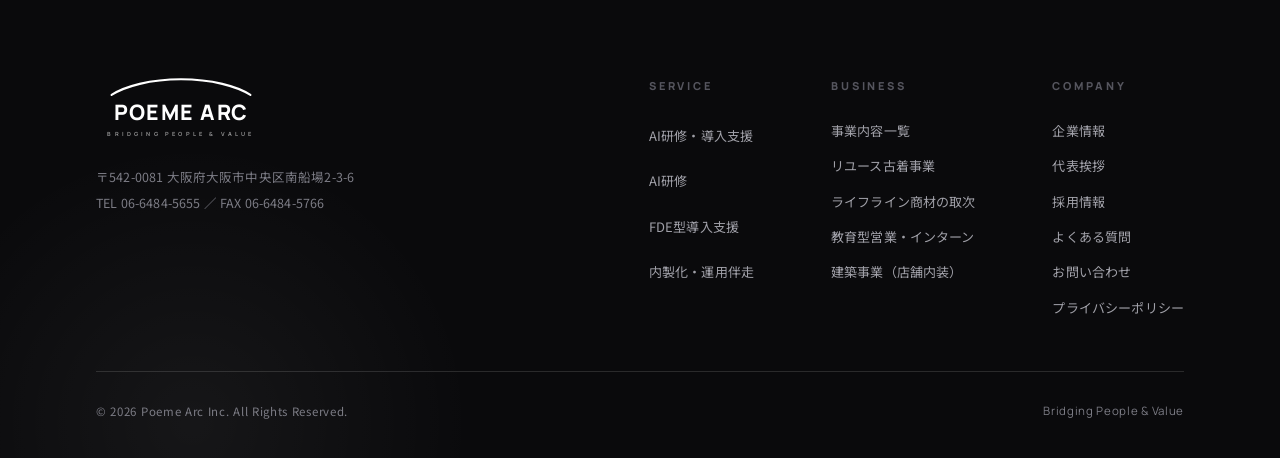
<file: recruit.html>
<!DOCTYPE html>
<html lang="ja" data-theme="dark">
<head>
  <meta charset="UTF-8" />
  <meta name="viewport" content="width=device-width, initial-scale=1.0" />
  <meta name="theme-color" content="#131316" />
  <link rel="icon" type="image/svg+xml" href="assets/favicon.svg" />
  <link rel="apple-touch-icon" href="assets/apple-touch-icon.png" />

  <title>採用情報｜株式会社Poeme Arc</title>
  <meta name="description" content="事業拡大中のPoeme Arcでは、挑戦する仲間を募集しています。営業力とAI活用力を同時に磨ける環境。学生インターン積極受け入れ中。" />
  <meta name="robots" content="index, follow" />
  <link rel="canonical" href="https://poeme-arc.com/recruit.html" />

  <meta property="og:type" content="website" />
  <meta property="og:site_name" content="株式会社Poeme Arc" />
  <meta property="og:title" content="採用情報｜株式会社Poeme Arc" />
  <meta property="og:description" content="事業拡大中のPoeme Arcでは、挑戦する仲間を募集しています。営業力とAI活用力を同時に磨ける環境。学生インターン積極受け入れ中。" />
  <meta property="og:url" content="https://poeme-arc.com/recruit.html" />
  <meta property="og:locale" content="ja_JP" />
  <meta property="og:image" content="https://poeme-arc.com/assets/ogp.png" />
  <meta property="og:image:width" content="1200" />
  <meta property="og:image:height" content="630" />
  <meta property="og:image:alt" content="株式会社Poeme Arc｜人と価値をつなぎ、誰かの役に立ち続ける。" />
  <meta name="twitter:card" content="summary_large_image" />

  <link rel="preconnect" href="https://fonts.googleapis.com" />
  <link rel="preconnect" href="https://fonts.gstatic.com" crossorigin />
  <link href="https://fonts.googleapis.com/css2?family=Manrope:wght@500;700;800&family=Noto+Sans+JP:wght@400;500;700;900&display=swap" rel="stylesheet" />
  <link rel="stylesheet" href="css/style.css" />
</head>

<body>
  <a href="#main" class="skip-link">本文へスキップ</a>

  <!-- ===== HEADER ===== -->
  <header class="header" id="header">
    <div class="container header__inner">
      <a href="index.html" class="brand" aria-label="Poeme Arc ホーム">
        <svg class="brand__logo" viewBox="0 0 240 76" aria-hidden="true"><path d="M22 28 a120 52 0 0 1 196 0" fill="none" stroke="currentColor" stroke-width="3" stroke-linecap="round"/><text x="120" y="64" text-anchor="middle" font-family="Manrope, sans-serif" font-size="30" font-weight="800" letter-spacing="2" fill="currentColor">POEME ARC</text></svg>
      </a>
      <nav class="nav" aria-label="グローバルナビゲーション">
        <ul class="nav__list">
          <li><a href="service.html" class="nav__link"><span class="en">SERVICE</span><span class="jp"><span class="nowrap">AI研修・導入支援</span></span></a></li>
          <li><a href="fields.html" class="nav__link"><span class="en">BUSINESS</span><span class="jp">事業内容</span></a></li>
          <li><a href="recruit.html" class="nav__link is-active"><span class="en">RECRUIT</span><span class="jp">採用情報</span></a></li>
          <li><a href="about.html" class="nav__link"><span class="en">ABOUT</span><span class="jp">企業情報</span></a></li>
        </ul>
        <a href="contact.html" class="btn nav__cta">お問い合わせ</a>
      </nav>
      <button class="nav-toggle" id="navToggle" aria-label="メニューを開く" aria-expanded="false"><span></span><span></span></button>
    </div>
  </header>

  <!-- ===== MOBILE MENU ===== -->
  <div class="mobile-menu" id="mobileMenu">
    <a href="index.html" class="m-link" data-menu-close><span class="en">01</span>ホーム</a>
    <a href="service.html" class="m-link" data-menu-close><span class="en">02</span><span class="nowrap">AI研修・導入支援</span></a>
    <a href="fields.html" class="m-link" data-menu-close><span class="en">03</span>事業内容</a>
    <a href="business-reuse.html" class="m-link" data-menu-close><span class="en">—</span>リユース古着事業</a>
    <a href="business-lifeline.html" class="m-link" data-menu-close><span class="en">—</span>ライフライン商材の取次</a>
    <a href="business-education.html" class="m-link" data-menu-close><span class="en">—</span>教育型営業・インターン</a>
    <a href="business-construction.html" class="m-link" data-menu-close><span class="en">—</span>建築事業（店舗内装）</a>
    <a href="recruit.html" class="m-link" data-menu-close><span class="en">04</span>採用情報</a>
    <a href="about.html" class="m-link" data-menu-close><span class="en">05</span>企業情報</a>
    <a href="faq.html" class="m-link" data-menu-close><span class="en">06</span>よくある質問</a>
    <a href="contact.html" class="m-link" data-menu-close><span class="en">07</span>お問い合わせ</a>
    <div class="m-foot">
      <a href="contact.html" class="btn btn--lg" data-menu-close>お問い合わせ</a>
    </div>
  </div>

  <main id="main">
    <span id="top"></span>

    <!-- ===== PAGE HERO ===== -->
    <section class="page-hero" aria-label="ページタイトル">
      <p class="page-hero__ghost" aria-hidden="true">Recruit</p>
      <div class="container">
        <nav class="breadcrumb" aria-label="パンくずリスト"><a href="index.html">ホーム</a><span class="sep">／</span><span>採用情報</span></nav>
        <p class="page-hero__en">Recruit</p>
        <h1 class="page-hero__title">採用情報</h1>
        <p class="page-hero__lead">事業拡大中の<span class="nowrap">Poeme Arc</span>では、挑戦する仲間を募集しています。営業力と<span class="nowrap">AI活用力</span>を同時に磨ける環境で、一緒に成長しませんか。</p>
      </div>
    </section>

    <!-- ===== 働く魅力 ===== -->
    <section class="section" aria-label="働く魅力">
      <div class="container">
        <div class="sec-head sec-head--center reveal">
          <span class="sec-ghost" aria-hidden="true">Culture</span>
          <p class="sec-tag">Culture</p>
          <h2 class="sec-title"><span class="nowrap">Poeme Arc</span>で働く<span class="nowrap">3つ</span>の魅力</h2>
        </div>
        <div class="strengths reveal" data-stagger>
          <div class="strength">
            <p class="strength__no">01</p>
            <h3>圧倒的な裁量と挑戦機会</h3>
            <p>成長中の組織だからこそ、年次や経験に関係なく、手を挙げた人に大きな仕事がまわってきます。「挑戦と成長を続ける」が行動指針の会社です。</p>
          </div>
          <div class="strength">
            <p class="strength__no">02</p>
            <h3>全員が<span class="nowrap">生成AI</span>を使いこなす環境</h3>
            <p>メンバー全員が<span class="nowrap">生成AI</span>を日常業務で活用。営業でもバックオフィスでも、AIを前提とした働き方が当たり前の環境で、これからの時代に必須のスキルが身につきます。</p>
          </div>
          <div class="strength">
            <p class="strength__no">03</p>
            <h3>実業×最先端の両方を経験できる</h3>
            <p>リユース・ライフライン・教育という地に足のついた実業と、AIという最先端領域。その両方の現場を行き来しながら、事業をつくる力を磨けます。</p>
          </div>
        </div>
      </div>
    </section>

    <!-- ===== 募集 ===== -->
    <section class="section section--soft" aria-label="募集情報">
      <div class="container">
        <div class="sec-head sec-head--center reveal">
          <span class="sec-ghost" aria-hidden="true">Positions</span>
          <p class="sec-tag">Positions</p>
          <h2 class="sec-title">募集中のポジション</h2>
        </div>
        <div class="company reveal">
          <div class="datatable">
            <dl><dt>職種</dt><dd>学生インターン（営業・<span class="nowrap">AI活用</span>）</dd></dl>
            <dl><dt>仕事内容</dt><dd>教育型営業組織での営業実践（アポイント・商談同行から始めて段階的にステップアップ）／<span class="nowrap">生成AI</span>を活用した業務効率化の実践</dd></dl>
            <dl><dt>求める人物像</dt><dd>営業力と<span class="nowrap">AI活用力</span>を同時に身につけたい方／実践の場で挑戦し、成長したい方</dd></dl>
            <dl><dt>勤務地</dt><dd>大阪オフィス（〒542-0081 大阪府大阪市中央区南船場2-3-6）</dd></dl>
            <dl><dt>応募方法</dt><dd>お問い合わせフォームより、種別「インターン・採用について」を選択のうえご連絡ください。詳細は面談時にご案内します。</dd></dl>
          </div>
        </div>
        <div class="sec-more reveal">
          <a href="business-education.html" class="btn btn--ghost">教育型営業・インターンについて詳しく<svg width="15" height="15" viewBox="0 0 24 24" fill="none" stroke="currentColor" stroke-width="2"><path d="M5 12h14M13 6l6 6-6 6"/></svg></a>
        </div>
      </div>
    </section>

    <!-- ===== 参画までの流れ ===== -->
    <section class="section" aria-label="参画までの流れ">
      <div class="container">
        <div class="sec-head sec-head--center reveal">
          <span class="sec-ghost" aria-hidden="true">Flow</span>
          <p class="sec-tag">Flow</p>
          <h2 class="sec-title">参画までの流れ</h2>
        </div>
        <ol class="flow reveal" data-stagger>
          <li>
            <p class="no">01</p>
            <div>
              <h3>エントリー</h3>
              <p>お問い合わせフォームから「インターン・採用について」を選択してご連絡ください。</p>
            </div>
          </li>
          <li>
            <p class="no">02</p>
            <div>
              <h3>面談</h3>
              <p>まずはカジュアルにお話しします。志望動機や将来やりたいことをお聞かせください。</p>
            </div>
          </li>
          <li>
            <p class="no">03</p>
            <div>
              <h3>現場体験</h3>
              <p>実際の営業現場を体験し、仕事のイメージをつかんでいただきます。</p>
            </div>
          </li>
          <li>
            <p class="no">04</p>
            <div>
              <h3>参画開始</h3>
              <p>研修からスタートし、先輩メンバーと一緒に実践に入ります。</p>
            </div>
          </li>
        </ol>
      </div>
    </section>

    <!-- ===== FAQ ===== -->
    <section class="section section--soft" aria-label="よくある質問">
      <div class="container">
        <div class="sec-head sec-head--center reveal">
          <span class="sec-ghost" aria-hidden="true">FAQ</span>
          <p class="sec-tag">FAQ</p>
          <h2 class="sec-title">よくある質問</h2>
        </div>
        <div class="faq reveal">
          <div class="faq__item">
            <button class="faq__q" aria-expanded="false"><span class="qm">Q.</span>営業未経験でも応募できますか？<span class="faq__toggle" aria-hidden="true"></span></button>
            <div class="faq__a"><div class="faq__a-inner">はい。研修と現場でのサポート体制がありますので、未経験の方も安心してスタートできます。</div></div>
          </div>
          <div class="faq__item">
            <button class="faq__q" aria-expanded="false"><span class="qm">Q.</span>学業と両立できますか？<span class="faq__toggle" aria-hidden="true"></span></button>
            <div class="faq__a"><div class="faq__a-inner">学業との両立を前提に参画いただいています。稼働の仕方は面談時にご相談ください。</div></div>
          </div>
          <div class="faq__item">
            <button class="faq__q" aria-expanded="false"><span class="qm">Q.</span>社会人の採用はありますか？<span class="faq__toggle" aria-hidden="true"></span></button>
            <div class="faq__a"><div class="faq__a-inner">現在は学生インターンを中心に募集していますが、ご経験によってはご相談を承ります。お問い合わせフォームよりご連絡ください。</div></div>
          </div>
        </div>
      </div>
    </section>

    <!-- ===== RECRUIT CTA ===== -->
    <section class="section" aria-label="応募はこちら">
      <div class="container">
        <div class="recruit-band reveal">
          <div>
            <p class="recruit-band__en">Entry</p>
            <h2 class="recruit-band__title">まずは、話を聞きに来ませんか。</h2>
            <p class="recruit-band__text">「興味はあるけど、自分にできるか不安」という方も歓迎です。カジュアル面談からスタートしましょう。</p>
          </div>
          <div class="recruit-band__action">
            <a href="contact.html" class="btn btn--light btn--lg">エントリーする<svg width="15" height="15" viewBox="0 0 24 24" fill="none" stroke="currentColor" stroke-width="2"><path d="M5 12h14M13 6l6 6-6 6"/></svg></a>
          </div>
        </div>
      </div>
    </section>
  </main>

  <!-- ===== FOOTER ===== -->
  <footer class="footer">
    <div class="container">
      <div class="footer__top">
        <div class="footer__brand">
          <a href="index.html" class="brand">
            <svg class="brand__logo brand__logo--full" viewBox="0 0 240 96" aria-hidden="true"><path d="M22 28 a120 52 0 0 1 196 0" fill="none" stroke="currentColor" stroke-width="3" stroke-linecap="round"/><text x="120" y="64" text-anchor="middle" font-family="Manrope, sans-serif" font-size="30" font-weight="800" letter-spacing="2" fill="currentColor">POEME ARC</text><text x="120" y="86" text-anchor="middle" font-family="Manrope, sans-serif" font-size="8" font-weight="700" letter-spacing="4.5" fill="currentColor" opacity=".55">BRIDGING PEOPLE &amp; VALUE</text></svg>
          </a>
          <p class="footer__info">〒542-0081 大阪府大阪市中央区南船場2-3-6<br>TEL 06-6484-5655 ／ FAX 06-6484-5766</p>
        </div>
        <div class="footer__cols">
          <div class="footer__col">
            <h4>Service</h4>
            <a href="service.html"><span class="nowrap">AI研修・導入支援</span></a>
            <a href="service.html#training"><span class="nowrap">AI研修</span></a>
            <a href="service.html#fde"><span class="nowrap">FDE型導入支援</span></a>
            <a href="service.html#internal"><span class="nowrap">内製化・運用伴走</span></a>
          </div>
          <div class="footer__col">
            <h4>Business</h4>
            <a href="fields.html">事業内容一覧</a>
            <a href="business-reuse.html">リユース古着事業</a>
            <a href="business-lifeline.html">ライフライン商材の取次</a>
            <a href="business-education.html">教育型営業・インターン</a>
            <a href="business-construction.html">建築事業（店舗内装）</a>
          </div>
          <div class="footer__col">
            <h4>Company</h4>
            <a href="about.html">企業情報</a>
            <a href="about.html#message">代表挨拶</a>
            <a href="recruit.html">採用情報</a>
            <a href="faq.html">よくある質問</a>
            <a href="contact.html">お問い合わせ</a>
            <a href="privacy.html">プライバシーポリシー</a>
          </div>
        </div>
      </div>
      <div class="footer__bottom">
        <small>&copy; 2026 Poeme Arc Inc. All Rights Reserved.</small>
        <small class="en">Bridging People &amp; Value</small>
      </div>
    </div>
  </footer>

  <button class="to-top" id="toTop" aria-label="ページ上部へ戻る"><svg width="18" height="18" viewBox="0 0 24 24" fill="none" stroke="currentColor" stroke-width="2"><path d="M12 19V5M5 12l7-7 7 7"/></svg></button>

  <script src="js/main.js" defer></script>
</body>
</html>
</file>
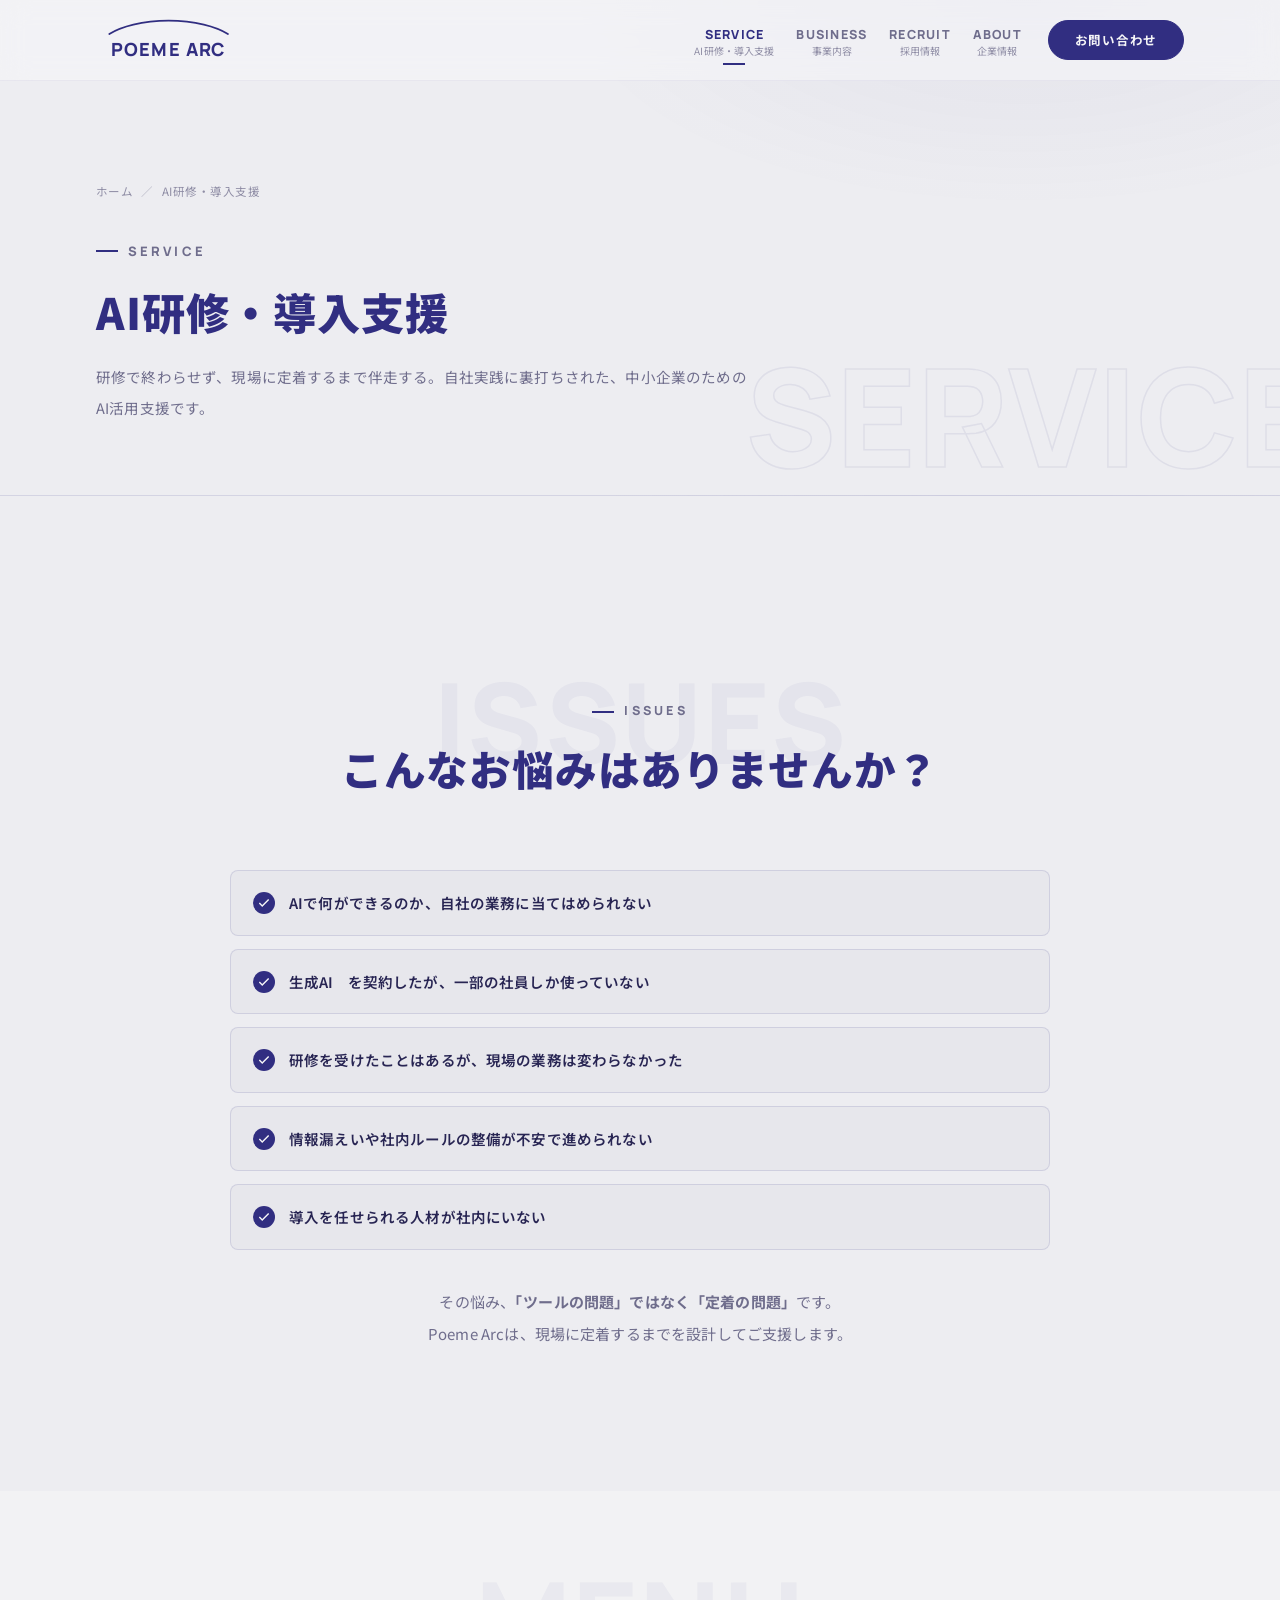
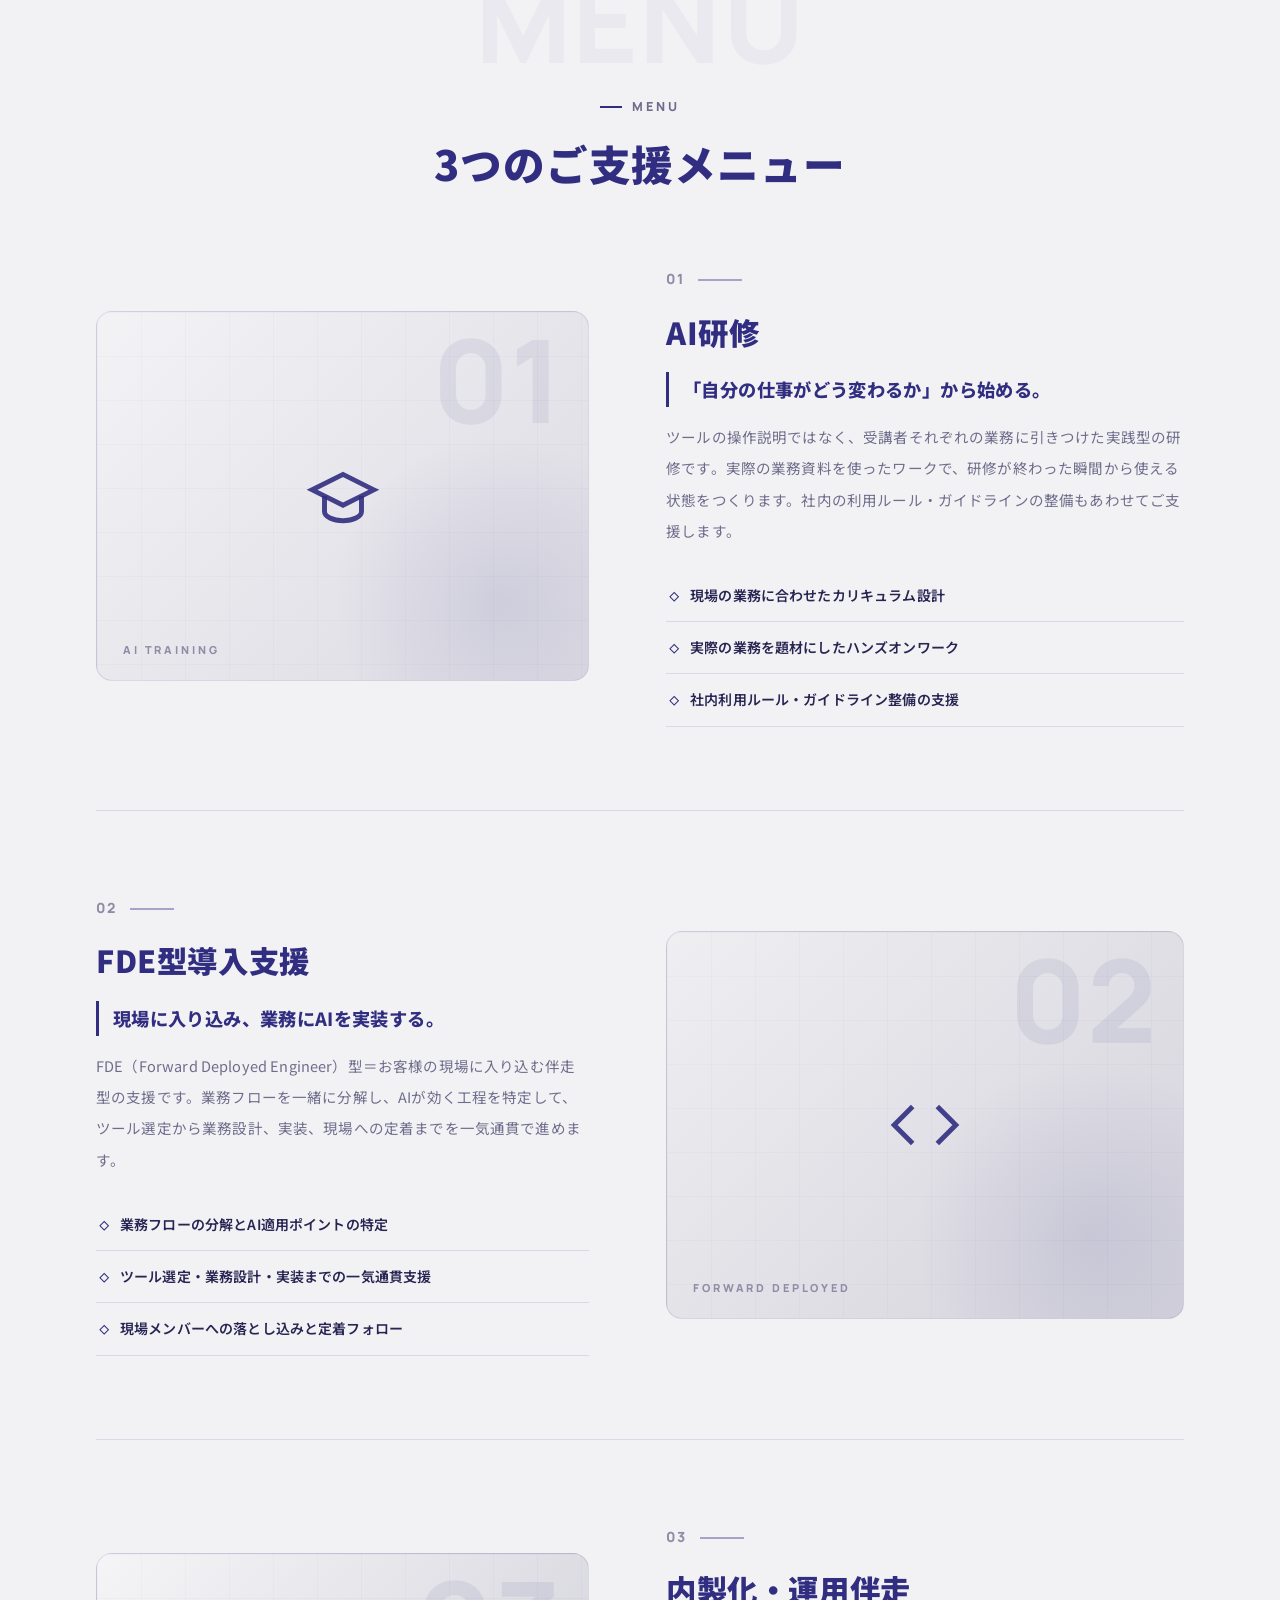
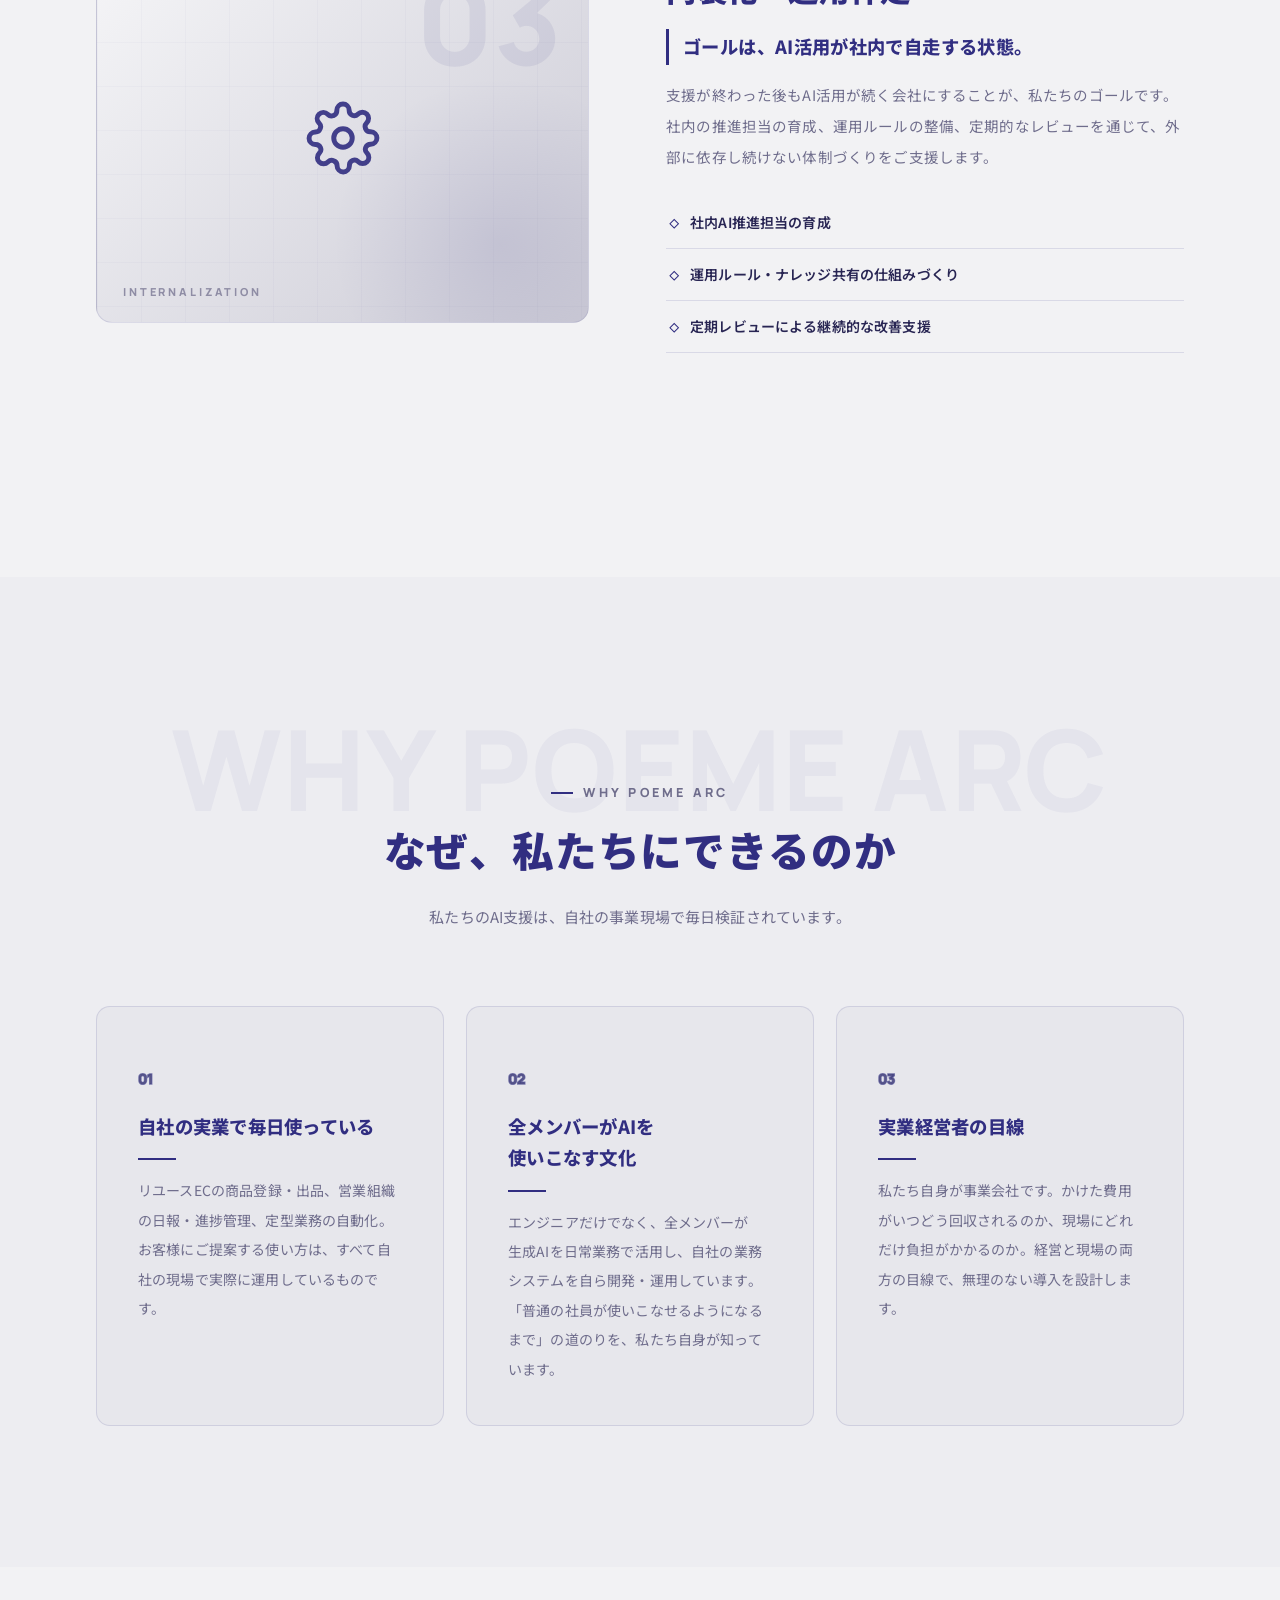
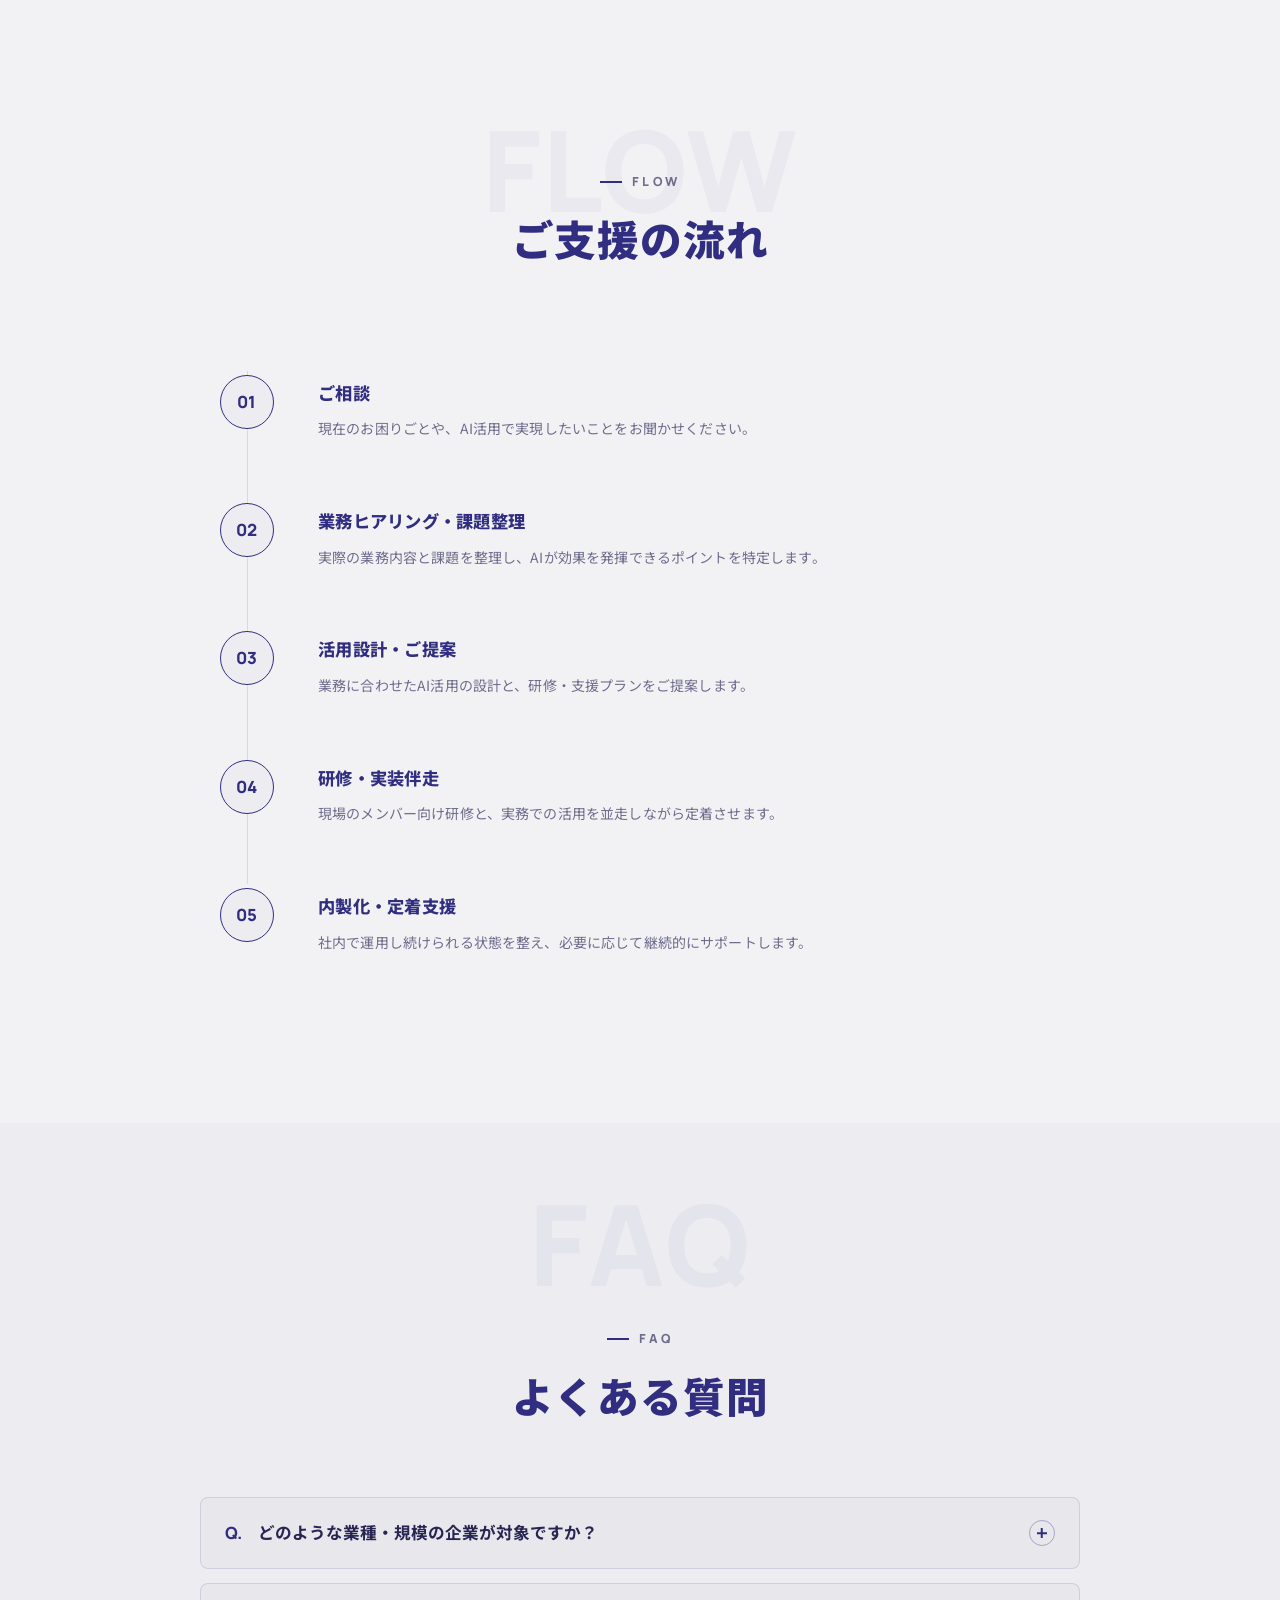
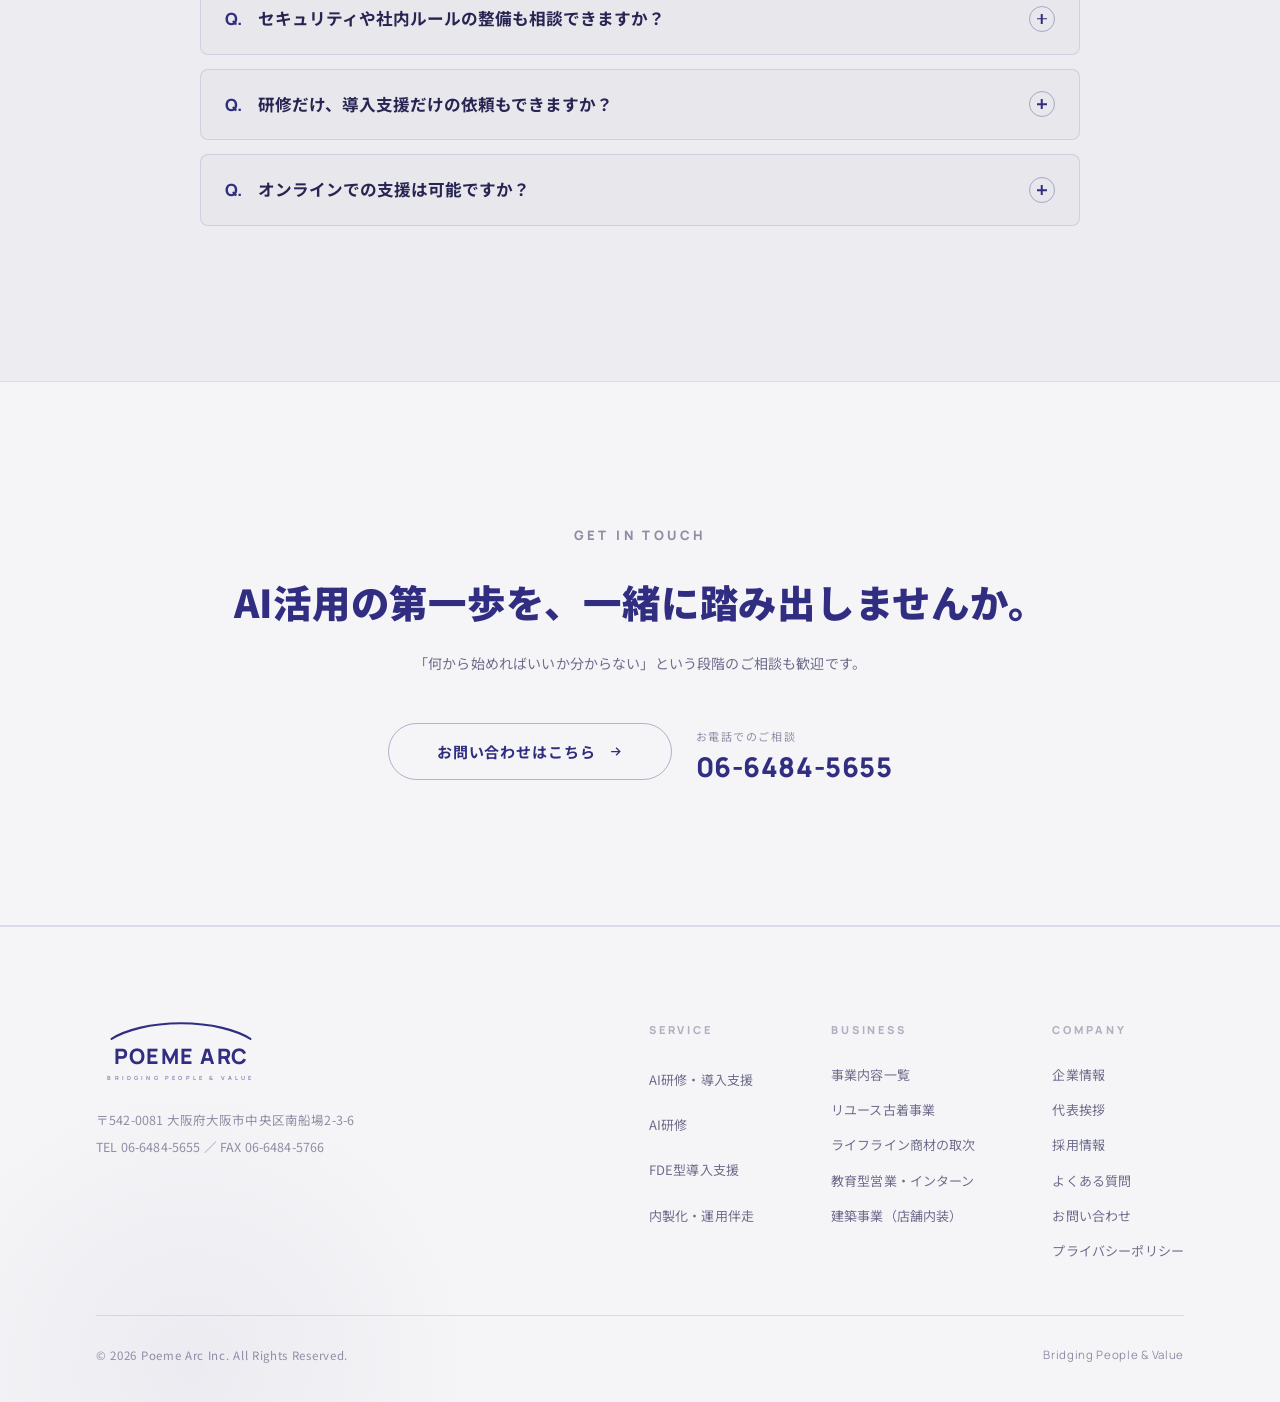
<file: service.html>
<!DOCTYPE html>
<html lang="ja">
<head>
  <meta charset="UTF-8" />
  <meta name="viewport" content="width=device-width, initial-scale=1.0" />
  <meta name="theme-color" content="#ededf1" />
  <link rel="icon" type="image/svg+xml" href="assets/favicon.svg" />
  <link rel="apple-touch-icon" href="assets/apple-touch-icon.png" />

  <title>AI研修・導入支援（FDE型）｜株式会社Poeme Arc</title>
  <meta name="description" content="AI研修・FDE型導入支援・内製化伴走の3つのメニューで、中小企業のAI活用を現場に定着するまで支援します。自社事業でのAI運用実践に裏打ちされたご提案。" />
  <meta name="robots" content="index, follow" />
  <link rel="canonical" href="https://poeme-arc.com/service.html" />

  <meta property="og:type" content="website" />
  <meta property="og:site_name" content="株式会社Poeme Arc" />
  <meta property="og:title" content="AI研修・導入支援（FDE型）｜株式会社Poeme Arc" />
  <meta property="og:description" content="AI研修・FDE型導入支援・内製化伴走の3つのメニューで、中小企業のAI活用を現場に定着するまで支援します。自社事業でのAI運用実践に裏打ちされたご提案。" />
  <meta property="og:url" content="https://poeme-arc.com/service.html" />
  <meta property="og:locale" content="ja_JP" />
  <meta property="og:image" content="https://poeme-arc.com/assets/ogp.png" />
  <meta property="og:image:width" content="1200" />
  <meta property="og:image:height" content="630" />
  <meta property="og:image:alt" content="株式会社Poeme Arc｜人と価値をつなぎ、誰かの役に立ち続ける。" />
  <meta name="twitter:card" content="summary_large_image" />

  <link rel="preconnect" href="https://fonts.googleapis.com" />
  <link rel="preconnect" href="https://fonts.gstatic.com" crossorigin />
  <link href="https://fonts.googleapis.com/css2?family=Manrope:wght@500;700;800&family=Noto+Sans+JP:wght@400;500;700;900&display=swap" rel="stylesheet" />
  <link rel="stylesheet" href="css/style.css" />
</head>

<body>
  <a href="#main" class="skip-link">本文へスキップ</a>

  <!-- ===== HEADER ===== -->
  <header class="header" id="header">
    <div class="container header__inner">
      <a href="index.html" class="brand" aria-label="Poeme Arc ホーム">
        <svg class="brand__logo" viewBox="0 0 240 76" aria-hidden="true"><path d="M22 28 a120 52 0 0 1 196 0" fill="none" stroke="currentColor" stroke-width="3" stroke-linecap="round"/><text x="120" y="64" text-anchor="middle" font-family="Manrope, sans-serif" font-size="30" font-weight="800" letter-spacing="2" fill="currentColor">POEME ARC</text></svg>
      </a>
      <nav class="nav" aria-label="グローバルナビゲーション">
        <ul class="nav__list">
          <li><a href="service.html" class="nav__link is-active"><span class="en">SERVICE</span><span class="jp"><span class="nowrap">AI研修・導入支援</span></span></a></li>
          <li><a href="fields.html" class="nav__link"><span class="en">BUSINESS</span><span class="jp">事業内容</span></a></li>
          <li><a href="recruit.html" class="nav__link"><span class="en">RECRUIT</span><span class="jp">採用情報</span></a></li>
          <li><a href="about.html" class="nav__link"><span class="en">ABOUT</span><span class="jp">企業情報</span></a></li>
        </ul>
        <a href="contact.html" class="btn nav__cta">お問い合わせ</a>
      </nav>
      <button class="nav-toggle" id="navToggle" aria-label="メニューを開く" aria-expanded="false"><span></span><span></span></button>
    </div>
  </header>

  <!-- ===== MOBILE MENU ===== -->
  <div class="mobile-menu" id="mobileMenu">
    <a href="index.html" class="m-link" data-menu-close><span class="en">01</span>ホーム</a>
    <a href="service.html" class="m-link" data-menu-close><span class="en">02</span><span class="nowrap">AI研修・導入支援</span></a>
    <a href="fields.html" class="m-link" data-menu-close><span class="en">03</span>事業内容</a>
    <a href="business-reuse.html" class="m-link" data-menu-close><span class="en">—</span>リユース古着事業</a>
    <a href="business-lifeline.html" class="m-link" data-menu-close><span class="en">—</span>ライフライン商材の取次</a>
    <a href="business-education.html" class="m-link" data-menu-close><span class="en">—</span>教育型営業・インターン</a>
    <a href="business-construction.html" class="m-link" data-menu-close><span class="en">—</span>建築事業（店舗内装）</a>
    <a href="recruit.html" class="m-link" data-menu-close><span class="en">04</span>採用情報</a>
    <a href="about.html" class="m-link" data-menu-close><span class="en">05</span>企業情報</a>
    <a href="faq.html" class="m-link" data-menu-close><span class="en">06</span>よくある質問</a>
    <a href="contact.html" class="m-link" data-menu-close><span class="en">07</span>お問い合わせ</a>
    <div class="m-foot">
      <a href="contact.html" class="btn btn--lg" data-menu-close>お問い合わせ</a>
    </div>
  </div>

  <main id="main">
    <span id="top"></span>

    <!-- ===== PAGE HERO ===== -->
    <section class="page-hero" aria-label="ページタイトル">
      <p class="page-hero__ghost" aria-hidden="true">Service</p>
      <div class="container">
        <nav class="breadcrumb" aria-label="パンくずリスト"><a href="index.html">ホーム</a><span class="sep">／</span><span><span class="nowrap">AI研修・導入支援</span></span></nav>
        <p class="page-hero__en">Service</p>
        <h1 class="page-hero__title"><span class="nowrap">AI研修・導入支援</span></h1>
        <p class="page-hero__lead">研修で終わらせず、現場に定着するまで伴走する。自社実践に裏打ちされた、中小企業のための<span class="nowrap">AI活用</span>支援です。</p>
      </div>
    </section>

    <!-- ===== 課題 ===== -->
    <section class="section" aria-label="こんなお悩みはありませんか">
      <div class="container">
        <div class="sec-head sec-head--center reveal">
          <span class="sec-ghost" aria-hidden="true">Issues</span>
          <p class="sec-tag">Issues</p>
          <h2 class="sec-title">こんなお悩みはありませんか？</h2>
        </div>
        <ul class="target reveal" data-stagger>
          <li><svg viewBox="0 0 24 24" fill="none" stroke="currentColor" stroke-width="2.4"><path d="M20 6L9 17l-5-5"/></svg>AIで何ができるのか、自社の業務に当てはめられない</li>
          <li><svg viewBox="0 0 24 24" fill="none" stroke="currentColor" stroke-width="2.4"><path d="M20 6L9 17l-5-5"/></svg><span class="nowrap">生成AI</span>を契約したが、一部の社員しか使っていない</li>
          <li><svg viewBox="0 0 24 24" fill="none" stroke="currentColor" stroke-width="2.4"><path d="M20 6L9 17l-5-5"/></svg>研修を受けたことはあるが、現場の業務は変わらなかった</li>
          <li><svg viewBox="0 0 24 24" fill="none" stroke="currentColor" stroke-width="2.4"><path d="M20 6L9 17l-5-5"/></svg>情報漏えいや社内ルールの整備が不安で進められない</li>
          <li><svg viewBox="0 0 24 24" fill="none" stroke="currentColor" stroke-width="2.4"><path d="M20 6L9 17l-5-5"/></svg>導入を任せられる人材が社内にいない</li>
        </ul>
        <p class="sec-lead reveal" style="text-align:center;margin:36px auto 0;">その悩み、<strong>「ツールの問題」ではなく「定着の問題」</strong>です。<br><span class="nowrap">Poeme Arc</span>は、現場に定着するまでを設計してご支援します。</p>
      </div>
    </section>

    <!-- ===== 3サービス ===== -->
    <section class="section section--soft" aria-label="サービス内容">
      <div class="container">
        <div class="sec-head sec-head--center reveal">
          <span class="sec-ghost" aria-hidden="true">Menu</span>
          <p class="sec-tag">Menu</p>
          <h2 class="sec-title"><span class="nowrap">3つ</span>のご支援メニュー</h2>
        </div>
        <div class="biz-list">
          <article class="biz reveal" id="training">
            <div class="biz__visual">
              <span class="num" aria-hidden="true">01</span>
              <span class="icon" aria-hidden="true"><svg viewBox="0 0 24 24" fill="none" stroke="currentColor" stroke-width="1.6"><path d="M22 10L12 5 2 10l10 5 10-5z"/><path d="M6 12v5c0 1.7 2.7 3 6 3s6-1.3 6-3v-5"/></svg></span>
              <span class="tag">AI Training</span>
            </div>
            <div class="biz__body">
              <p class="biz__no">01</p>
              <h3 class="biz__title"><span class="nowrap">AI研修</span></h3>
              <p class="biz__catch">「自分の仕事がどう変わるか」から始める。</p>
              <p class="biz__text">ツールの操作説明ではなく、受講者それぞれの業務に引きつけた実践型の研修です。実際の業務資料を使ったワークで、研修が終わった瞬間から使える状態をつくります。社内の利用ルール・ガイドラインの整備もあわせてご支援します。</p>
              <ul class="biz__points">
                <li>現場の業務に合わせたカリキュラム設計</li>
                <li>実際の業務を題材にしたハンズオンワーク</li>
                <li>社内利用ルール・ガイドライン整備の支援</li>
              </ul>
            </div>
          </article>

          <article class="biz biz--rev reveal" id="fde">
            <div class="biz__visual biz__visual--v2">
              <span class="num" aria-hidden="true">02</span>
              <span class="icon" aria-hidden="true"><svg viewBox="0 0 24 24" fill="none" stroke="currentColor" stroke-width="1.6"><polyline points="16 18 22 12 16 6"/><polyline points="8 6 2 12 8 18"/></svg></span>
              <span class="tag">Forward Deployed</span>
            </div>
            <div class="biz__body">
              <p class="biz__no">02</p>
              <h3 class="biz__title"><span class="nowrap">FDE型導入支援</span></h3>
              <p class="biz__catch">現場に入り込み、業務にAIを実装する。</p>
              <p class="biz__text">FDE（Forward Deployed Engineer）型＝お客様の現場に入り込む伴走型の支援です。業務フローを一緒に分解し、AIが効く工程を特定して、ツール選定から業務設計、実装、現場への定着までを一気通貫で進めます。</p>
              <ul class="biz__points">
                <li>業務フローの分解とAI適用ポイントの特定</li>
                <li>ツール選定・業務設計・実装までの一気通貫支援</li>
                <li>現場メンバーへの落とし込みと定着フォロー</li>
              </ul>
            </div>
          </article>

          <article class="biz reveal" id="internal">
            <div class="biz__visual biz__visual--v3">
              <span class="num" aria-hidden="true">03</span>
              <span class="icon" aria-hidden="true"><svg viewBox="0 0 24 24" fill="none" stroke="currentColor" stroke-width="1.6"><circle cx="12" cy="12" r="3"/><path d="M19.4 15a1.65 1.65 0 0 0 .33 1.82l.06.06a2 2 0 1 1-2.83 2.83l-.06-.06a1.65 1.65 0 0 0-1.82-.33 1.65 1.65 0 0 0-1 1.51V21a2 2 0 1 1-4 0v-.09A1.65 1.65 0 0 0 9 19.4a1.65 1.65 0 0 0-1.82.33l-.06.06a2 2 0 1 1-2.83-2.83l.06-.06a1.65 1.65 0 0 0 .33-1.82 1.65 1.65 0 0 0-1.51-1H3a2 2 0 1 1 0-4h.09A1.65 1.65 0 0 0 4.6 9a1.65 1.65 0 0 0-.33-1.82l-.06-.06a2 2 0 1 1 2.83-2.83l.06.06a1.65 1.65 0 0 0 1.82.33H9a1.65 1.65 0 0 0 1-1.51V3a2 2 0 1 1 4 0v.09a1.65 1.65 0 0 0 1 1.51 1.65 1.65 0 0 0 1.82-.33l.06-.06a2 2 0 1 1 2.83 2.83l-.06.06a1.65 1.65 0 0 0-.33 1.82V9a1.65 1.65 0 0 0 1.51 1H21a2 2 0 1 1 0 4h-.09a1.65 1.65 0 0 0-1.51 1z"/></svg></span>
              <span class="tag">Internalization</span>
            </div>
            <div class="biz__body">
              <p class="biz__no">03</p>
              <h3 class="biz__title"><span class="nowrap">内製化・運用伴走</span></h3>
              <p class="biz__catch">ゴールは、<span class="nowrap">AI活用</span>が社内で自走する状態。</p>
              <p class="biz__text">支援が終わった後も<span class="nowrap">AI活用</span>が続く会社にすることが、私たちのゴールです。社内の推進担当の育成、運用ルールの整備、定期的なレビューを通じて、外部に依存し続けない体制づくりをご支援します。</p>
              <ul class="biz__points">
                <li>社内AI推進担当の育成</li>
                <li>運用ルール・ナレッジ共有の仕組みづくり</li>
                <li>定期レビューによる継続的な改善支援</li>
              </ul>
            </div>
          </article>
        </div>
      </div>
    </section>

    <!-- ===== WHY ===== -->
    <section class="section" aria-label="なぜPoeme Arcか">
      <div class="container">
        <div class="sec-head sec-head--center reveal">
          <span class="sec-ghost" aria-hidden="true">Why Poeme Arc</span>
          <p class="sec-tag">Why Poeme Arc</p>
          <h2 class="sec-title">なぜ、私たちにできるのか</h2>
          <p class="sec-lead">私たちの<span class="nowrap">AI支援</span>は、自社の事業現場で毎日検証されています。</p>
        </div>
        <div class="strengths reveal" data-stagger>
          <div class="strength">
            <p class="strength__no">01</p>
            <h3>自社の実業で毎日使っている</h3>
            <p>リユースECの商品登録・出品、営業組織の日報・進捗管理、定型業務の自動化。お客様にご提案する使い方は、すべて自社の現場で実際に運用しているものです。</p>
          </div>
          <div class="strength">
            <p class="strength__no">02</p>
            <h3>全メンバーがAIを使いこなす文化</h3>
            <p>エンジニアだけでなく、全メンバーが<span class="nowrap">生成AI</span>を日常業務で活用し、自社の業務システムを自ら開発・運用しています。「普通の社員が使いこなせるようになるまで」の道のりを、私たち自身が知っています。</p>
          </div>
          <div class="strength">
            <p class="strength__no">03</p>
            <h3>実業経営者の目線</h3>
            <p>私たち自身が事業会社です。かけた費用がいつどう回収されるのか、現場にどれだけ負担がかかるのか。経営と現場の両方の目線で、無理のない導入を設計します。</p>
          </div>
        </div>
      </div>
    </section>

    <!-- ===== FLOW ===== -->
    <section class="section section--soft" aria-label="ご支援の流れ">
      <div class="container">
        <div class="sec-head sec-head--center reveal">
          <span class="sec-ghost" aria-hidden="true">Flow</span>
          <p class="sec-tag">Flow</p>
          <h2 class="sec-title">ご支援の流れ</h2>
        </div>
        <ol class="flow reveal" data-stagger>
          <li>
            <p class="no">01</p>
            <div>
              <h3>ご相談</h3>
              <p>現在のお困りごとや、<span class="nowrap">AI活用</span>で実現したいことをお聞かせください。</p>
            </div>
          </li>
          <li>
            <p class="no">02</p>
            <div>
              <h3>業務ヒアリング・課題整理</h3>
              <p>実際の業務内容と課題を整理し、AIが効果を発揮できるポイントを特定します。</p>
            </div>
          </li>
          <li>
            <p class="no">03</p>
            <div>
              <h3>活用設計・ご提案</h3>
              <p>業務に合わせた<span class="nowrap">AI活用</span>の設計と、研修・支援プランをご提案します。</p>
            </div>
          </li>
          <li>
            <p class="no">04</p>
            <div>
              <h3>研修・実装伴走</h3>
              <p>現場のメンバー向け研修と、実務での活用を並走しながら定着させます。</p>
            </div>
          </li>
          <li>
            <p class="no">05</p>
            <div>
              <h3>内製化・定着支援</h3>
              <p>社内で運用し続けられる状態を整え、必要に応じて継続的にサポートします。</p>
            </div>
          </li>
        </ol>
      </div>
    </section>

    <!-- ===== FAQ ===== -->
    <section class="section" aria-label="よくある質問">
      <div class="container">
        <div class="sec-head sec-head--center reveal">
          <span class="sec-ghost" aria-hidden="true">FAQ</span>
          <p class="sec-tag">FAQ</p>
          <h2 class="sec-title">よくある質問</h2>
        </div>
        <div class="faq reveal">
          <div class="faq__item">
            <button class="faq__q" aria-expanded="false"><span class="qm">Q.</span>どのような業種・規模の企業が対象ですか？<span class="faq__toggle" aria-hidden="true"></span></button>
            <div class="faq__a"><div class="faq__a-inner">業種・規模を問わずご相談いただけます。特に「専任の<span class="nowrap">IT担当</span>がいない」「何から始めればいいか分からない」という中小企業様のご支援を得意としています。</div></div>
          </div>
          <div class="faq__item">
            <button class="faq__q" aria-expanded="false"><span class="qm">Q.</span>セキュリティや社内ルールの整備も相談できますか？<span class="faq__toggle" aria-hidden="true"></span></button>
            <div class="faq__a"><div class="faq__a-inner">はい。<span class="nowrap">生成AI</span>の利用ルールや社内ガイドラインの整備も、ご支援の範囲に含まれます。安心して使える環境づくりからお手伝いします。</div></div>
          </div>
          <div class="faq__item">
            <button class="faq__q" aria-expanded="false"><span class="qm">Q.</span>研修だけ、導入支援だけの依頼もできますか？<span class="faq__toggle" aria-hidden="true"></span></button>
            <div class="faq__a"><div class="faq__a-inner">はい。<span class="nowrap">3つ</span>のメニューは組み合わせ自由です。まずは研修から、まずは1業務の実装からなど、スモールスタートでご相談ください。</div></div>
          </div>
          <div class="faq__item">
            <button class="faq__q" aria-expanded="false"><span class="qm">Q.</span>オンラインでの支援は可能ですか？<span class="faq__toggle" aria-hidden="true"></span></button>
            <div class="faq__a"><div class="faq__a-inner">はい。大阪を拠点としていますが、オンラインでのお打ち合わせ・研修・伴走支援に対応しており、全国からご相談いただけます。</div></div>
          </div>
        </div>
      </div>
    </section>

    <!-- ===== CTA BAND ===== -->
    <section class="section section--dark cta-band" aria-label="ご相談はこちら">
      <div class="container">
        <p class="cta-band__en reveal">Get in Touch</p>
        <h2 class="cta-band__title reveal"><span class="nowrap">AI活用</span>の第一歩を、<br class="sp-only">一緒に踏み出しませんか。</h2>
        <p class="cta-band__sub reveal">「何から始めればいいか分からない」という段階のご相談も歓迎です。</p>
        <div class="cta-band__actions reveal">
          <a href="contact.html" class="btn btn--light btn--lg">お問い合わせはこちら<svg width="15" height="15" viewBox="0 0 24 24" fill="none" stroke="currentColor" stroke-width="2"><path d="M5 12h14M13 6l6 6-6 6"/></svg></a>
          <p class="cta-band__tel">
            <span class="label">お電話でのご相談</span>
            <a href="tel:0664845655" class="num">06-6484-5655</a>
          </p>
        </div>
      </div>
    </section>
  </main>

  <!-- ===== FOOTER ===== -->
  <footer class="footer">
    <div class="container">
      <div class="footer__top">
        <div class="footer__brand">
          <a href="index.html" class="brand">
            <svg class="brand__logo brand__logo--full" viewBox="0 0 240 96" aria-hidden="true"><path d="M22 28 a120 52 0 0 1 196 0" fill="none" stroke="currentColor" stroke-width="3" stroke-linecap="round"/><text x="120" y="64" text-anchor="middle" font-family="Manrope, sans-serif" font-size="30" font-weight="800" letter-spacing="2" fill="currentColor">POEME ARC</text><text x="120" y="86" text-anchor="middle" font-family="Manrope, sans-serif" font-size="8" font-weight="700" letter-spacing="4.5" fill="currentColor" opacity=".55">BRIDGING PEOPLE &amp; VALUE</text></svg>
          </a>
          <p class="footer__info">〒542-0081 大阪府大阪市中央区南船場2-3-6<br>TEL 06-6484-5655 ／ FAX 06-6484-5766</p>
        </div>
        <div class="footer__cols">
          <div class="footer__col">
            <h4>Service</h4>
            <a href="service.html"><span class="nowrap">AI研修・導入支援</span></a>
            <a href="service.html#training"><span class="nowrap">AI研修</span></a>
            <a href="service.html#fde"><span class="nowrap">FDE型導入支援</span></a>
            <a href="service.html#internal"><span class="nowrap">内製化・運用伴走</span></a>
          </div>
          <div class="footer__col">
            <h4>Business</h4>
            <a href="fields.html">事業内容一覧</a>
            <a href="business-reuse.html">リユース古着事業</a>
            <a href="business-lifeline.html">ライフライン商材の取次</a>
            <a href="business-education.html">教育型営業・インターン</a>
            <a href="business-construction.html">建築事業（店舗内装）</a>
          </div>
          <div class="footer__col">
            <h4>Company</h4>
            <a href="about.html">企業情報</a>
            <a href="about.html#message">代表挨拶</a>
            <a href="recruit.html">採用情報</a>
            <a href="faq.html">よくある質問</a>
            <a href="contact.html">お問い合わせ</a>
            <a href="privacy.html">プライバシーポリシー</a>
          </div>
        </div>
      </div>
      <div class="footer__bottom">
        <small>&copy; 2026 Poeme Arc Inc. All Rights Reserved.</small>
        <small class="en">Bridging People &amp; Value</small>
      </div>
    </div>
  </footer>

  <button class="to-top" id="toTop" aria-label="ページ上部へ戻る"><svg width="18" height="18" viewBox="0 0 24 24" fill="none" stroke="currentColor" stroke-width="2"><path d="M12 19V5M5 12l7-7 7 7"/></svg></button>

  <script src="js/main.js" defer></script>
</body>
</html>
</file>
<file: css/style.css>
/* =========================================================
   Poeme Arc — Corporate Site (Crisp White × Deep Indigo)
   純白地×ディープインディゴ #312e81。骨太タイポ×薄いヘアラインは従来のまま、
   ダークモノクロから明度写像で変換した配色（design-archive/indigo-light 案03-A）。
   ========================================================= */

/* ---------- Reset ---------- */
*,*::before,*::after { box-sizing: border-box; }
html { -webkit-text-size-adjust: 100%; scroll-behavior: smooth; }
body,h1,h2,h3,h4,h5,h6,p,figure,dl,dd,ul,ol { margin: 0; }
ul,ol { padding: 0; list-style: none; }
img,svg,iframe { display: block; max-width: 100%; }
a { color: inherit; text-decoration: none; }
button { font: inherit; color: inherit; background: none; border: none; cursor: pointer; }
input,textarea,select { font: inherit; color: inherit; }

/* ---------- Tokens ---------- */
:root {
  --bg: #ededf1;
  --bg-soft: #f2f2f4;
  --bg-panel: #e7e7ec;
  --ink: #282553;
  --gray-700: #4c4970;
  --gray-600: #6f6d8c;
  --gray-500: #8f8da5;
  --gray-400: #b1b0c1;
  --line: rgba(var(--accent-rgb),.13);
  --line-strong: rgba(var(--accent-rgb),.3);
  --ghost: rgba(var(--accent-rgb),.045);
  /* --accent はブランド主色（藍）、--band は帯・パネルの下地。
     dark テーマではこの2つが白と黒に入れ替わる。
     *-rgb は rgba() で透明度を掛けるための分解値。 */
  --accent: #312e81;
  --accent-rgb: 49,46,129;
  --band: #f5f5f7;
  --band-rgb: 245,245,247;
  --shadow-rgb: 28,26,50;

  --container: 1200px;
  --gutter: clamp(20px, 5vw, 56px);
  --section-y: clamp(88px, 11vw, 150px);
  --radius: 14px;
  --radius-sm: 8px;

  --font-jp: "Noto Sans JP","Hiragino Kaku Gothic ProN","Hiragino Sans","Yu Gothic",Meiryo,sans-serif;
  --font-en: "Manrope","Inter",var(--font-jp);
  --ease: cubic-bezier(0.22, 1, 0.36, 1);
}

/* ---------- Base ---------- */
body {
  font-family: var(--font-jp);
  color: var(--ink);
  background: var(--bg);
  line-height: 1.95;
  font-size: 15.5px;
  letter-spacing: 0.01em;
  -webkit-font-smoothing: antialiased;
  -moz-osx-font-smoothing: grayscale;
  overflow-x: hidden;
}
body.is-locked { overflow: hidden; }
::selection { background: var(--accent); color: var(--band); }

.container { width: 100%; max-width: var(--container); margin-inline: auto; padding-inline: var(--gutter); }
.section { padding-block: var(--section-y); position: relative; }
.section--soft { background: var(--bg-soft); }
.section--dark { background: var(--band); position: relative; overflow: hidden; }
.en { font-family: var(--font-en); }
.sp-only { display: none; }
.nowrap { white-space: nowrap; }

/* 中央寄せの短文は行バランスを取り、最終行のぶら下がりを防ぐ */
.origin__text, .cta-band__sub, .sec-head--center .sec-lead, .creed__jp,
.cta-band__title, .recruit-band__title, .intro h2 {
  text-wrap: balance;
}

/* 日本語見出しを文節単位で改行（対応ブラウザのみ・非対応は従来通り） */
.hero__title, .hero__sub, .page-hero__title, .page-hero__lead, .sec-title,
.intro h2, .biz__title, .biz__catch, .message__title, .cta-band__title,
.recruit-band__title, .creed__jp, .mvv__text, .card h3, .strength h3,
.field-card h3, .flow h3, .faq__q, .news-list .ttl {
  word-break: auto-phrase;
}
.blue { color: var(--accent); border-bottom: 2px solid rgba(var(--accent-rgb),.5); }

/* ---------- Section head ---------- */
.sec-head { position: relative; margin-bottom: clamp(48px, 6vw, 72px); }
.sec-head--center { text-align: center; }
.sec-ghost {
  display: block;
  font-family: var(--font-en);
  font-weight: 800;
  font-size: clamp(3.2rem, 9vw, 7rem);
  line-height: 1;
  letter-spacing: .01em;
  text-transform: uppercase;
  color: var(--ghost);
  user-select: none;
  margin-bottom: -0.52em;
}
.sec-tag {
  position: relative;
  display: inline-flex; align-items: center; gap: 10px;
  font-family: var(--font-en);
  font-size: 12.5px; font-weight: 800;
  letter-spacing: .26em; text-transform: uppercase;
  color: var(--gray-600);
}
.sec-tag::before { content: ""; width: 22px; height: 2px; background: var(--accent); }
.sec-title {
  position: relative;
  font-weight: 900;
  font-size: clamp(1.7rem, 3.6vw, 2.6rem);
  line-height: 1.45;
  letter-spacing: .02em;
  margin-top: 14px;
  color: var(--accent);
}
.sec-lead { position: relative; max-width: 720px; margin-top: 22px; color: var(--gray-600); font-size: 15px; line-height: 2.15; }
.sec-head--center .sec-lead { margin-inline: auto; }

/* ---------- Buttons ---------- */
.btn {
  display: inline-flex; align-items: center; justify-content: center; gap: 12px;
  padding: 17px 38px;
  background: var(--accent);
  color: var(--band);
  border: 1.5px solid var(--accent);
  border-radius: 100px;
  font-size: 14px; font-weight: 700; letter-spacing: .06em; line-height: 1;
  transition: transform .4s var(--ease), background .35s var(--ease), color .35s var(--ease), border-color .35s var(--ease), box-shadow .4s var(--ease);
}
.btn svg { transition: transform .4s var(--ease); }
.btn:hover { transform: translateY(-2px); box-shadow: 0 14px 30px rgba(var(--shadow-rgb),.5); }
.btn:hover svg { transform: translateX(4px); }
.btn--ghost, .btn--light, .btn--outline-light { background: transparent; color: var(--accent); border-color: rgba(var(--accent-rgb),.35); }
.btn--ghost:hover, .btn--light:hover, .btn--outline-light:hover { border-color: var(--accent); background: rgba(var(--accent-rgb),.06); box-shadow: none; }
.btn--lg { padding: 20px 48px; font-size: 15px; }

/* ---------- Header ---------- */
.header {
  position: fixed; inset: 0 0 auto 0; z-index: 100;
  background: rgba(var(--band-rgb),.62);
  backdrop-filter: saturate(150%) blur(14px);
  -webkit-backdrop-filter: saturate(150%) blur(14px);
  border-bottom: 1px solid rgba(var(--accent-rgb),.06);
  transition: background .4s var(--ease), border-color .4s var(--ease);
}
.header.is-scrolled { background: rgba(var(--band-rgb),.9); border-bottom-color: var(--line); }
.header__inner { display: flex; align-items: center; justify-content: space-between; height: 80px; }

.brand { display: inline-flex; align-items: center; gap: 11px; }
.brand__logo { display: block; height: 46px; width: auto; color: var(--accent); }
.footer .brand__logo--full { height: 68px; }
.brand__mark { flex: none; width: 36px; height: 36px; display: grid; place-items: center; border-radius: 10px; background: var(--accent); color: var(--band); }
.brand__mark svg { width: 21px; height: 21px; }
.brand__text { font-family: var(--font-en); font-weight: 800; font-size: 21px; letter-spacing: .01em; line-height: 1.1; color: var(--accent); }
.brand__text small { display: block; font-family: var(--font-en); font-size: 8.5px; font-weight: 700; letter-spacing: .24em; color: var(--gray-500); text-transform: uppercase; margin-top: 3px; }

.nav { display: flex; align-items: center; gap: clamp(14px, 2vw, 28px); }
.nav__list { display: flex; align-items: center; gap: clamp(12px, 1.7vw, 24px); }
.nav__link { display: block; text-align: center; line-height: 1.25; padding: 4px 0; position: relative; }
.nav__link .en { font-family: var(--font-en); font-size: 12.5px; font-weight: 800; letter-spacing: .1em; color: var(--gray-600); transition: color .3s var(--ease); }
.nav__link .jp { display: block; font-size: 10px; color: var(--gray-500); margin-top: 2px; }
.nav__link::after { content: ""; position: absolute; left: 50%; transform: translateX(-50%); bottom: -4px; width: 0; height: 2px; background: var(--accent); transition: width .35s var(--ease); }
.nav__link:hover::after, .nav__link.is-active::after { width: 22px; }
.nav__link:hover .en, .nav__link.is-active .en { color: var(--accent); }
.nav__cta { padding: 13px 26px; font-size: 12.5px; }

.nav-toggle { display: none; width: 44px; height: 44px; position: relative; z-index: 120; }
.nav-toggle span { position: absolute; left: 10px; right: 10px; height: 2px; background: var(--accent); transition: transform .45s var(--ease); }
.nav-toggle span:nth-child(1) { top: 17px; }
.nav-toggle span:nth-child(2) { bottom: 17px; }
body.menu-open .nav-toggle span:nth-child(1) { transform: translateY(4.5px) rotate(45deg); }
body.menu-open .nav-toggle span:nth-child(2) { transform: translateY(-4.5px) rotate(-45deg); }

.mobile-menu {
  position: fixed; inset: 0; z-index: 110; background: var(--band);
  padding: 108px var(--gutter) 40px;
  display: flex; flex-direction: column;
  opacity: 0; visibility: hidden; transform: translateY(-8px);
  transition: opacity .45s var(--ease), transform .45s var(--ease), visibility .45s var(--ease);
  overflow-y: auto;
}
body.menu-open .mobile-menu { opacity: 1; visibility: visible; transform: none; }
.mobile-menu a.m-link { display: flex; align-items: baseline; gap: 16px; padding: 15px 0; border-bottom: 1px solid var(--line); font-size: 16.5px; font-weight: 700; color: var(--accent); }
.mobile-menu a.m-link .en { font-family: var(--font-en); font-size: 11.5px; font-weight: 800; color: var(--gray-500); letter-spacing: .1em; }
.mobile-menu .m-foot { margin-top: auto; display: grid; gap: 12px; padding-top: 28px; }

/* ---------- Hero ---------- */
.hero {
  position: relative;
  padding-top: clamp(150px, 17vw, 210px);
  padding-bottom: clamp(90px, 11vw, 140px);
  overflow: hidden;
  background:
    radial-gradient(ellipse 70% 55% at 78% 12%, rgba(var(--accent-rgb),.05) 0%, rgba(var(--accent-rgb),0) 60%),
    var(--bg);
}
.hero__deco {
  position: absolute; right: clamp(-80px, -4vw, -20px); top: 110px;
  font-family: var(--font-en); font-weight: 800;
  font-size: clamp(6rem, 16vw, 13rem); line-height: .95;
  color: transparent;
  -webkit-text-stroke: 1.5px rgba(var(--accent-rgb),.08);
  text-transform: uppercase;
  pointer-events: none; user-select: none;
}
.hero__side {
  position: absolute; left: 10px; top: 50%; transform: translateY(-50%);
  writing-mode: vertical-rl;
  font-family: var(--font-en); font-size: 10.5px; font-weight: 700;
  letter-spacing: .5em; text-transform: uppercase; color: var(--gray-500);
  pointer-events: none;
}
.hero__inner { position: relative; z-index: 1; }
.hero__eyebrow {
  display: inline-flex; align-items: center; gap: 12px;
  font-family: var(--font-en); font-size: 13px; font-weight: 800;
  letter-spacing: .22em; text-transform: uppercase; color: var(--gray-600);
}
.hero__eyebrow::before { content: ""; width: 34px; height: 2px; background: var(--accent); }
.hero__title {
  font-weight: 900;
  line-height: 1.32;
  letter-spacing: .015em;
  font-size: clamp(2.2rem, 5.8vw, 4.2rem);
  margin-top: 26px;
  color: var(--accent);
}
.hero__title .stroke {
  color: transparent;
  -webkit-text-stroke: 2px var(--accent);
}
.hero__sub {
  max-width: 680px; margin-top: 30px;
  color: var(--gray-600);
  font-size: clamp(14px, 1.5vw, 15.5px); line-height: 2.2; letter-spacing: .02em;
}
.hero__actions { display: flex; flex-wrap: wrap; gap: 16px; margin-top: 42px; }

/* 回転スクロールバッジ */
.scroll-badge {
  position: absolute; right: clamp(24px, 5vw, 64px); bottom: 34px;
  width: 92px; height: 92px; z-index: 2;
  display: grid; place-items: center;
  pointer-events: none;
}
.scroll-badge svg { position: absolute; inset: 0; animation: spin 16s linear infinite; }
.scroll-badge svg text { font-family: var(--font-en); font-size: 10.5px; font-weight: 700; letter-spacing: .28em; fill: var(--gray-500); text-transform: uppercase; }
.scroll-badge .dot { font-size: 15px; color: var(--accent); }
@keyframes spin { to { transform: rotate(360deg); } }

/* ---------- Marquee ---------- */
.marquee { overflow: hidden; background: var(--band); border-top: 1px solid var(--line); border-bottom: 1px solid var(--line); padding: 19px 0; }
.marquee__track { display: flex; width: max-content; animation: marquee 30s linear infinite; }
.marquee__seq { display: flex; align-items: center; flex: none; }
.marquee__seq span {
  display: inline-flex; align-items: center;
  font-family: var(--font-en); font-weight: 800;
  font-size: clamp(1rem, 1.9vw, 1.3rem); letter-spacing: .16em; text-transform: uppercase;
  color: var(--accent); white-space: nowrap;
  padding-right: 56px;
}
.marquee__seq span::after { content: ""; width: 8px; height: 8px; border-radius: 50%; border: 1.5px solid var(--accent); margin-left: 56px; }
@keyframes marquee { to { transform: translateX(-50%); } }

/* ---------- Stats ---------- */
.stats-band { background: var(--band); border-bottom: 1px solid var(--line); color: var(--accent); padding-block: clamp(56px, 7vw, 88px); position: relative; overflow: hidden; }
.stats-band::before {
  content: ""; position: absolute; inset: 0; opacity: .5;
  background-image:
    linear-gradient(rgba(var(--accent-rgb),.04) 1px, transparent 1px),
    linear-gradient(90deg, rgba(var(--accent-rgb),.04) 1px, transparent 1px);
  background-size: 52px 52px;
  pointer-events: none;
}
.stats { position: relative; display: grid; grid-template-columns: repeat(4, 1fr); gap: 28px; }
.stat { text-align: center; padding: 8px 12px; }
.stat + .stat { border-left: 1px solid var(--line); }
.stat__label { display: block; font-size: 12.5px; font-weight: 600; letter-spacing: .1em; color: var(--gray-600); }
.stat__value { display: block; margin-top: 8px; font-family: var(--font-en); font-weight: 800; font-size: clamp(2.6rem, 5vw, 4rem); line-height: 1.1; letter-spacing: .01em; color: var(--accent); }
.stat__value small { font-size: .42em; font-weight: 800; margin-left: 4px; letter-spacing: .06em; }
.stat__note { display: block; margin-top: 4px; font-size: 11px; color: var(--gray-500); letter-spacing: .04em; }

/* ---------- News ---------- */
.news-list { max-width: 1000px; margin-inline: auto; }
.news-list li { border-bottom: 1px solid var(--line); }
.news-list li:first-child { border-top: 1px solid var(--line); }
.news-list a, .news-list .row { display: grid; grid-template-columns: 110px 130px 1fr auto; gap: clamp(14px, 2.4vw, 32px); align-items: center; padding: 24px 8px; transition: background .3s var(--ease); }
.news-list a:hover { background: rgba(var(--accent-rgb),.04); }
.news-list .date { font-family: var(--font-en); font-size: 14px; font-weight: 700; color: var(--gray-500); letter-spacing: .04em; }
.news-list .tag { display: inline-grid; place-items: center; font-family: var(--font-en); font-size: 10.5px; font-weight: 800; letter-spacing: .12em; text-transform: uppercase; color: var(--accent); border: 1px solid rgba(var(--accent-rgb),.4); border-radius: 100px; padding: 5px 0; text-align: center; }
.news-list .ttl { font-size: 15px; font-weight: 600; line-height: 1.8; color: var(--ink); }
.news-list .arw { color: var(--gray-500); }
.news-list a:hover .arw { color: var(--accent); }

/* ---------- Feature ---------- */
.feature { display: grid; grid-template-columns: 1.05fr 1fr; gap: clamp(40px, 6vw, 90px); align-items: center; }
.feature__panel {
  position: relative;
  aspect-ratio: 5 / 4;
  border-radius: 18px;
  overflow: hidden;
  background: linear-gradient(135deg, var(--band) 0%, #dfdfe6 100%);
  border: 1px solid var(--line);
  color: var(--accent);
}
.feature__panel::before {
  content: ""; position: absolute; inset: 0; opacity: .5;
  background-image:
    linear-gradient(rgba(var(--accent-rgb),.05) 1px, transparent 1px),
    linear-gradient(90deg, rgba(var(--accent-rgb),.05) 1px, transparent 1px);
  background-size: 46px 46px;
}
.feature__panel::after {
  content: ""; position: absolute; right: -25%; bottom: -30%;
  width: 85%; aspect-ratio: 1; border-radius: 50%;
  background: radial-gradient(circle, rgba(var(--accent-rgb),.12) 0%, rgba(var(--accent-rgb),0) 60%);
}
.feature__panel .big {
  position: absolute; left: 28px; bottom: 18px;
  font-family: var(--font-en); font-weight: 800;
  font-size: clamp(2.4rem, 4.5vw, 3.8rem); line-height: 1; letter-spacing: .01em;
}
.feature__panel .icon { position: absolute; inset: 0; display: grid; place-items: center; }
.feature__panel .icon svg { width: clamp(60px, 8vw, 88px); height: auto; color: rgba(var(--accent-rgb),.9); }
.feature__body h3 { font-size: clamp(1.5rem, 2.8vw, 2rem); font-weight: 900; line-height: 1.5; letter-spacing: .02em; color: var(--accent); }
.feature__body > p { margin-top: 18px; color: var(--gray-600); font-size: 15px; line-height: 2.15; }
.feature__menu { margin-top: 26px; }
.feature__menu li { display: flex; gap: 16px; align-items: baseline; padding: 15px 4px; border-bottom: 1px solid var(--line); }
.feature__menu .no { flex: none; font-family: var(--font-en); font-weight: 800; font-size: 14px; color: var(--gray-500); letter-spacing: .06em; }
.feature__menu .t { font-weight: 700; font-size: 15px; color: var(--accent); }
.feature__menu .d { display: block; font-weight: 400; font-size: 13px; color: var(--gray-600); margin-top: 2px; }

/* ---------- Cards ---------- */
.cards { display: grid; grid-template-columns: repeat(3, 1fr); gap: 22px; }
.cards--4 { grid-template-columns: repeat(4, 1fr); }
.card {
  position: relative;
  display: flex; flex-direction: column;
  padding: clamp(28px, 3vw, 40px);
  background: var(--bg-panel); border: 1px solid var(--line); border-radius: var(--radius);
  overflow: hidden;
  transition: transform .45s var(--ease), border-color .45s var(--ease), background .45s var(--ease);
}
.card:hover { transform: translateY(-6px); border-color: rgba(var(--accent-rgb),.5); }
.card__no { font-family: var(--font-en); font-size: 14px; font-weight: 800; letter-spacing: .1em; color: var(--gray-500); }
.card__icon { margin: 18px 0 2px; width: 52px; height: 52px; display: grid; place-items: center; border-radius: 12px; background: var(--accent); color: var(--band); }
.card__icon svg { width: 25px; height: 25px; }
.card h3 { font-size: 1.18rem; font-weight: 800; margin-top: 18px; line-height: 1.6; letter-spacing: .015em; color: var(--accent); }
.card h3 span { display: inline-block; }
.card p { color: var(--gray-600); font-size: 13.5px; line-height: 2; margin-top: 12px; }
.card .card__link { margin-top: auto; padding-top: 20px; font-family: var(--font-en); font-size: 12.5px; font-weight: 800; letter-spacing: .08em; color: var(--accent); display: inline-flex; align-items: center; gap: 8px; }

/* ---------- Business rows ---------- */
.biz-list { display: grid; }
.biz {
  display: grid;
  grid-template-columns: 1fr 1.05fr;
  gap: clamp(40px, 6vw, 90px);
  align-items: center;
  padding-block: clamp(48px, 6.5vw, 84px);
  border-top: 1px solid var(--line);
}
.biz:first-child { border-top: none; padding-top: 0; }
.biz--rev .biz__visual { order: 2; }
.biz--rev .biz__body { order: 1; }

.biz__visual {
  position: relative;
  aspect-ratio: 4 / 3;
  border-radius: 16px;
  overflow: hidden;
  background: linear-gradient(135deg, #f3f2f5 0%, #dcdbe3 100%);
  border: 1px solid var(--line);
}
.biz__visual--v2 { background: linear-gradient(135deg, #efeff2 0%, #d4d3dc 100%); }
.biz__visual--v3 { background: linear-gradient(135deg, var(--band) 0%, #cccbd6 100%); }
.biz__visual--v4 { background: linear-gradient(135deg, #ececf0 0%, #c3c2cf 100%); }
.biz__visual::before {
  content: ""; position: absolute; inset: 0; opacity: .5;
  background-image:
    linear-gradient(rgba(var(--accent-rgb),.05) 1px, transparent 1px),
    linear-gradient(90deg, rgba(var(--accent-rgb),.05) 1px, transparent 1px);
  background-size: 44px 44px;
}
.biz__visual::after {
  content: ""; position: absolute; right: -22%; bottom: -32%;
  width: 80%; aspect-ratio: 1; border-radius: 50%;
  background: radial-gradient(circle, rgba(var(--accent-rgb),.1) 0%, rgba(var(--accent-rgb),0) 60%);
}
.biz__visual .num {
  position: absolute; right: 26px; top: 10px;
  font-family: var(--font-en);
  font-size: clamp(5.5rem, 9vw, 8rem);
  font-weight: 800; line-height: 1;
  color: rgba(var(--accent-rgb),.08);
}
.biz__visual .icon { position: absolute; inset: 0; display: grid; place-items: center; }
.biz__visual .icon svg { width: clamp(54px, 7vw, 74px); height: auto; color: rgba(var(--accent-rgb),.9); }
.biz__visual .tag {
  position: absolute; left: 26px; bottom: 20px;
  font-family: var(--font-en); font-size: 11px; font-weight: 800;
  letter-spacing: .26em; color: var(--gray-500); text-transform: uppercase;
}

.biz__no { font-family: var(--font-en); font-size: 14px; font-weight: 800; color: var(--gray-500); letter-spacing: .12em; }
.biz__no::after { content: ""; display: inline-block; width: 44px; height: 2px; background: rgba(var(--accent-rgb),.4); margin-left: 14px; vertical-align: middle; }
.biz__title { font-size: clamp(1.45rem, 2.6vw, 1.9rem); font-weight: 900; letter-spacing: .02em; line-height: 1.55; margin-top: 16px; color: var(--accent); }
.biz__catch { font-size: clamp(1rem, 1.6vw, 1.14rem); font-weight: 800; color: var(--accent); letter-spacing: .02em; margin-top: 16px; border-left: 3px solid var(--accent); padding-left: 14px; }
.biz__text { color: var(--gray-600); font-size: 14.5px; line-height: 2.15; margin-top: 14px; }
.biz__points { margin-top: 24px; }
.biz__points li {
  display: flex; align-items: baseline; gap: 13px;
  padding: 12px 4px;
  border-bottom: 1px solid var(--line);
  font-size: 14px; font-weight: 600; color: var(--ink);
}
.biz__points li::before { content: ""; flex: none; width: 7px; height: 7px; border: 1.5px solid var(--accent); transform: rotate(45deg) translateY(-1px); }

/* ---------- Strength ---------- */
.strengths { display: grid; grid-template-columns: repeat(3, 1fr); gap: 22px; }
.strength {
  padding: clamp(30px, 3.2vw, 44px);
  background: var(--bg-panel); border: 1px solid var(--line); border-radius: var(--radius);
  transition: border-color .4s var(--ease);
}
.strength:hover { border-color: rgba(var(--accent-rgb),.4); }
.strength__no { font-family: var(--font-en); font-size: clamp(2.2rem, 3.6vw, 3rem); font-weight: 800; line-height: 1; color: transparent; -webkit-text-stroke: 1.5px rgba(var(--accent-rgb),.6); }
.strength h3 { font-size: 1.15rem; font-weight: 800; line-height: 1.7; letter-spacing: .015em; margin-top: 18px; color: var(--accent); }
.strength h3::after { content: ""; display: block; width: 38px; height: 2px; background: var(--accent); margin-top: 16px; }
.strength p { margin-top: 16px; color: var(--gray-600); font-size: 14px; line-height: 2.1; }

/* ---------- Field cards ---------- */
.fields { display: grid; grid-template-columns: repeat(2, 1fr); gap: 22px; }
.field-card {
  position: relative;
  display: flex; flex-direction: column;
  min-height: 250px;
  padding: clamp(28px, 3vw, 38px);
  border-radius: var(--radius);
  overflow: hidden;
  color: var(--accent);
  background: var(--bg-panel);
  border: 1px solid var(--line);
  transition: transform .45s var(--ease), border-color .45s var(--ease);
}
.field-card::after {
  content: ""; position: absolute; right: -28%; top: -28%;
  width: 80%; aspect-ratio: 1; border-radius: 50%;
  background: radial-gradient(circle, rgba(var(--accent-rgb),.07) 0%, rgba(var(--accent-rgb),0) 60%);
  pointer-events: none;
}
.field-card:hover { transform: translateY(-6px); border-color: rgba(var(--accent-rgb),.5); }
.field-card__en { font-family: var(--font-en); font-size: 11px; font-weight: 800; letter-spacing: .22em; text-transform: uppercase; color: var(--gray-500); }
.field-card h3 { font-size: 1.24rem; font-weight: 800; line-height: 1.6; margin-top: 14px; color: var(--accent); }
.field-card p { margin-top: 12px; font-size: 13px; line-height: 2; color: var(--gray-600); }
.field-card .card__link { margin-top: auto; padding-top: 20px; font-family: var(--font-en); font-size: 12.5px; font-weight: 800; letter-spacing: .08em; color: var(--accent); display: inline-flex; align-items: center; gap: 8px; }

/* ---------- Recruit band（白反転） ---------- */
.recruit-band {
  position: relative;
  background: var(--accent);
  color: var(--band);
  border-radius: 20px;
  padding: clamp(48px, 6vw, 84px) clamp(28px, 5vw, 80px);
  overflow: hidden;
  display: grid; grid-template-columns: 1.3fr auto; gap: 32px; align-items: center;
}
.recruit-band::before {
  content: ""; position: absolute; inset: 0; opacity: .5;
  background-image:
    linear-gradient(rgba(var(--shadow-rgb),.04) 1px, transparent 1px),
    linear-gradient(90deg, rgba(var(--shadow-rgb),.04) 1px, transparent 1px);
  background-size: 48px 48px;
}
.recruit-band__en { position: relative; font-family: var(--font-en); font-size: 12.5px; font-weight: 800; letter-spacing: .26em; text-transform: uppercase; color: #9f9eb2; }
.recruit-band__title { position: relative; font-weight: 900; font-size: clamp(1.5rem, 3vw, 2.3rem); line-height: 1.6; margin-top: 14px; color: var(--band); }
.recruit-band__text { position: relative; margin-top: 12px; font-size: 14px; color: #bab9c8; line-height: 2.05; }
.recruit-band__action { position: relative; }
.recruit-band .btn--light { background: var(--band); color: var(--accent); border-color: var(--band); }
.recruit-band .btn--light:hover { background: #dcdbe3; border-color: #dcdbe3; }

/* ---------- Page hero ---------- */
.page-hero {
  position: relative;
  padding-top: clamp(140px, 16vw, 180px);
  padding-bottom: clamp(44px, 6vw, 72px);
  background:
    radial-gradient(ellipse 60% 70% at 80% 0%, rgba(var(--accent-rgb),.05) 0%, rgba(var(--accent-rgb),0) 60%),
    var(--bg);
  overflow: hidden;
  border-bottom: 1px solid var(--line);
}
.page-hero__ghost {
  position: absolute; right: clamp(-60px, -3vw, -14px); bottom: 8px;
  font-family: var(--font-en); font-weight: 800;
  font-size: clamp(4rem, 11vw, 8.5rem); line-height: 1;
  color: transparent; -webkit-text-stroke: 1.5px rgba(var(--accent-rgb),.08);
  text-transform: uppercase;
  pointer-events: none; user-select: none;
}
.page-hero .container { position: relative; z-index: 1; }
.page-hero__en { font-family: var(--font-en); font-size: 13px; font-weight: 800; letter-spacing: .24em; text-transform: uppercase; color: var(--gray-600); display: inline-flex; align-items: center; gap: 10px; }
.page-hero__en::before { content: ""; width: 22px; height: 2px; background: var(--accent); }
.page-hero__title { font-weight: 900; font-size: clamp(1.8rem, 4vw, 2.7rem); letter-spacing: .02em; line-height: 1.45; margin-top: 16px; color: var(--accent); }
.page-hero__lead { max-width: 760px; margin-top: 18px; color: var(--gray-600); font-size: 14.5px; line-height: 2.15; }

.breadcrumb { display: flex; flex-wrap: wrap; gap: 8px; font-size: 11.5px; color: var(--gray-500); letter-spacing: .04em; margin-bottom: clamp(18px, 3vw, 28px); }
.breadcrumb a:hover { color: var(--accent); }
.breadcrumb .sep { color: var(--gray-400); }

/* ---------- Intro ---------- */
.intro { text-align: center; max-width: 800px; margin-inline: auto; }
.intro h2 { font-weight: 900; font-size: clamp(1.5rem, 3vw, 2.1rem); line-height: 1.6; letter-spacing: .02em; color: var(--accent); }
.intro p { margin-top: 26px; color: var(--gray-700); line-height: 2.25; font-size: 15px; text-align: left; }

/* ---------- Quote ---------- */
.quote {
  max-width: 860px; margin-inline: auto; text-align: center;
  font-weight: 900; font-size: clamp(1.3rem, 2.8vw, 2rem); line-height: 1.8; letter-spacing: .04em; color: var(--accent);
}
.quote::before, .quote::after { content: ""; display: block; width: 44px; height: 2px; background: var(--accent); margin: 26px auto; }

/* ---------- Flow ---------- */
.flow { max-width: 840px; margin-inline: auto; }
.flow li { position: relative; display: grid; grid-template-columns: 64px 1fr; gap: clamp(18px, 3vw, 34px); padding: 26px 0; }
.flow li::before { content: ""; position: absolute; left: 27px; top: 0; bottom: 0; width: 1px; background: var(--line); }
.flow li:first-child::before { top: 30px; }
.flow li:last-child::before { bottom: auto; height: 30px; }
.flow .no {
  position: relative; z-index: 1;
  width: 54px; height: 54px; display: grid; place-items: center;
  border-radius: 50%; background: var(--bg); color: var(--accent);
  border: 1.5px solid var(--accent);
  font-family: var(--font-en); font-size: 1.05rem; font-weight: 800;
}
.flow h3 { font-size: 1.08rem; font-weight: 800; letter-spacing: .015em; line-height: 1.6; padding-top: 12px; color: var(--accent); }
.flow p { margin-top: 8px; font-size: 14px; color: var(--gray-600); line-height: 2.05; }

/* ---------- Target ---------- */
.target { max-width: 820px; margin-inline: auto; display: grid; gap: 13px; }
.target li {
  display: flex; gap: 14px; align-items: flex-start;
  padding: 18px 22px;
  background: var(--bg-panel); border: 1px solid var(--line); border-radius: var(--radius-sm);
  font-size: 14.5px; font-weight: 600; line-height: 1.9; color: var(--ink);
}
.target li svg { flex: none; width: 22px; height: 22px; margin-top: 3px; color: var(--band); background: var(--accent); border-radius: 50%; padding: 4px; }

/* ---------- Next nav ---------- */
.next-nav { display: grid; grid-template-columns: 1fr 1fr; gap: 20px; max-width: 920px; margin-inline: auto; }
.next-nav a {
  display: block; padding: clamp(24px, 3vw, 34px);
  border: 1px solid var(--line); border-radius: var(--radius); background: var(--bg-panel);
  transition: border-color .4s var(--ease), transform .4s var(--ease);
}
.next-nav a:hover { transform: translateY(-3px); border-color: rgba(var(--accent-rgb),.5); }
.next-nav .dir { font-family: var(--font-en); font-size: 11px; font-weight: 800; letter-spacing: .22em; color: var(--gray-500); text-transform: uppercase; }
.next-nav .ttl { display: block; margin-top: 10px; font-size: 1.08rem; font-weight: 800; letter-spacing: .015em; color: var(--accent); }

/* ---------- FAQ ---------- */
.faq { max-width: 880px; margin-inline: auto; }
.faq__item { background: var(--bg-panel); border: 1px solid var(--line); border-radius: var(--radius-sm); margin-bottom: 14px; overflow: hidden; transition: border-color .3s var(--ease); }
.faq__item.is-open, .faq__item:hover { border-color: rgba(var(--accent-rgb),.35); }
.faq__q { width: 100%; display: flex; align-items: center; gap: 16px; padding: 21px 24px; text-align: left; font-size: clamp(.96rem, 1.3vw, 1.04rem); font-weight: 700; line-height: 1.65; color: var(--ink); }
.faq__q .qm { font-family: var(--font-en); font-weight: 800; font-size: 1.05rem; flex: none; color: var(--accent); }
.faq__toggle { margin-left: auto; flex: none; width: 26px; height: 26px; position: relative; border: 1px solid rgba(var(--accent-rgb),.35); border-radius: 50%; }
.faq__toggle::before, .faq__toggle::after { content: ""; position: absolute; top: 50%; left: 50%; width: 10px; height: 1.5px; background: var(--accent); transform: translate(-50%,-50%); transition: transform .4s var(--ease); }
.faq__toggle::after { transform: translate(-50%,-50%) rotate(90deg); }
.faq__item.is-open .faq__toggle::after { transform: translate(-50%,-50%) rotate(0); }
.faq__a { overflow: hidden; height: 0; transition: height .45s var(--ease); }
.faq__a-inner { padding: 0 60px 22px 60px; color: var(--gray-600); font-size: 14px; line-height: 2.05; }

.faq-cat { max-width: 880px; margin-inline: auto; }
.faq-cat + .faq-cat { margin-top: clamp(40px, 5vw, 58px); }
.faq-cat h3 { font-size: 1.12rem; font-weight: 800; letter-spacing: .015em; margin-bottom: 16px; display: flex; align-items: center; gap: 12px; color: var(--accent); }
.faq-cat h3 .en { font-family: var(--font-en); font-size: 11.5px; font-weight: 800; letter-spacing: .18em; text-transform: uppercase; color: var(--gray-500); }
.faq-cat h3::before { content: ""; width: 20px; height: 2px; background: var(--accent); }

/* ---------- Philosophy（dark） ---------- */
.section--dark { border-top: 1px solid var(--line); border-bottom: 1px solid var(--line); }
.creed { text-align: center; max-width: 880px; margin-inline: auto; position: relative; z-index: 1; }
.creed__label { font-family: var(--font-en); font-size: 12.5px; font-weight: 800; letter-spacing: .26em; text-transform: uppercase; color: var(--gray-500); }
.creed__jp { font-weight: 900; font-size: clamp(1.55rem, 3.2vw, 2.4rem); line-height: 1.7; letter-spacing: .02em; margin-top: 26px; color: var(--accent); }
.creed__en { font-family: var(--font-en); margin-top: 18px; font-size: 13px; font-weight: 800; letter-spacing: .24em; text-transform: uppercase; color: var(--gray-500); }

.mvv { display: grid; grid-template-columns: 1fr 1fr; gap: 22px; margin-top: clamp(44px, 5.5vw, 64px); position: relative; z-index: 1; }
.mvv__card {
  padding: clamp(30px, 3.6vw, 48px);
  border: 1px solid var(--line);
  border-radius: var(--radius);
  text-align: center;
  background: rgba(var(--accent-rgb),.02);
}
.mvv__label { font-family: var(--font-en); font-size: 11.5px; font-weight: 800; letter-spacing: .3em; color: var(--gray-500); }
.mvv__text { margin-top: 14px; font-size: clamp(1.08rem, 1.8vw, 1.34rem); font-weight: 800; line-height: 1.75; color: var(--accent); }

.values { max-width: 880px; margin: clamp(44px, 5.5vw, 64px) auto 0; position: relative; z-index: 1; }
.values__head { text-align: center; margin-bottom: 26px; }
.values__head .en { font-family: var(--font-en); font-size: 11.5px; font-weight: 800; letter-spacing: .3em; color: var(--gray-500); text-transform: uppercase; }
.values__head .jp { display: block; margin-top: 8px; font-size: 1.08rem; font-weight: 800; color: var(--accent); }
.values li { display: flex; align-items: baseline; gap: 24px; padding: 20px 10px; border-top: 1px solid var(--line); }
.values li:last-child { border-bottom: 1px solid var(--line); }
.values .no { flex: none; font-family: var(--font-en); font-size: 15px; font-weight: 800; letter-spacing: .06em; color: transparent; -webkit-text-stroke: 1px rgba(var(--accent-rgb),.7); }
.values .txt { font-size: clamp(1rem, 1.5vw, 1.14rem); font-weight: 700; line-height: 1.75; color: var(--accent); }

.origin {
  max-width: 880px;
  margin: clamp(44px, 5.5vw, 64px) auto 0;
  padding: clamp(28px, 3.6vw, 48px);
  background: rgba(var(--accent-rgb),.03);
  border: 1px solid var(--line);
  border-radius: var(--radius);
  text-align: center;
  position: relative; z-index: 1;
}
.origin__label { font-family: var(--font-en); font-size: 11.5px; font-weight: 800; letter-spacing: .26em; color: var(--gray-500); text-transform: uppercase; }
.origin__title { margin-top: 12px; font-size: 1.14rem; font-weight: 800; color: var(--accent); }
.origin__text { margin-top: 14px; font-size: 14px; color: var(--gray-600); line-height: 2.15; }

/* ---------- Message ---------- */
.message { display: grid; grid-template-columns: 0.85fr 1.35fr; gap: clamp(44px, 6vw, 88px); align-items: start; }
.message__head .sec-head { margin-bottom: 0; }
.message__title { font-weight: 900; font-size: clamp(1.45rem, 2.6vw, 1.9rem); line-height: 1.8; letter-spacing: .02em; margin-top: clamp(24px, 3vw, 36px); color: var(--accent); }
.message__body p { color: var(--gray-700); font-size: 15px; line-height: 2.3; }
.message__body p + p { margin-top: 26px; }
.sign { margin-top: 40px; display: flex; align-items: baseline; gap: 18px; }
.sign__role { font-size: 12.5px; color: var(--gray-500); letter-spacing: .08em; }
.sign__name { font-size: 1.4rem; font-weight: 800; letter-spacing: .12em; color: var(--accent); }
.sign__en { font-family: var(--font-en); font-size: 12.5px; font-weight: 800; color: var(--gray-500); letter-spacing: .04em; }

/* ---------- History ---------- */
.history { max-width: 800px; margin-inline: auto; }
.history li { display: grid; grid-template-columns: 175px 1fr; gap: clamp(20px, 4vw, 44px); align-items: baseline; padding: 26px 6px; border-bottom: 1px solid var(--line); }
.history li:first-child { border-top: 1px solid var(--line); }
.history .year { font-family: var(--font-en); font-size: 1.55rem; font-weight: 800; letter-spacing: .015em; line-height: 1.2; color: var(--accent); }
.history .year small { display: block; font-family: var(--font-en); font-size: 10px; font-weight: 800; letter-spacing: .22em; color: var(--gray-500); text-transform: uppercase; margin-top: 4px; }
.history .desc { font-size: 14.5px; line-height: 2.05; color: var(--gray-700); }

/* ---------- Company ---------- */
.company { max-width: 900px; margin-inline: auto; }
.datatable dl { display: grid; grid-template-columns: 180px 1fr; gap: 20px; padding: 21px 6px; border-top: 1px solid var(--line); }
.datatable dl:last-child { border-bottom: 1px solid var(--line); }
.datatable dt { font-size: 13px; color: var(--gray-500); font-weight: 700; letter-spacing: .06em; }
.datatable dd { font-size: 14.5px; line-height: 2; color: var(--ink); }
.datatable dd a { border-bottom: 1px solid var(--gray-500); padding-bottom: 1px; }
.map { margin-top: 32px; border-radius: var(--radius); overflow: hidden; border: 1px solid var(--line); }
.map iframe { width: 100%; height: 330px; border: 0; filter: grayscale(1) invert(.92) contrast(.9); }

/* ---------- CTA band ---------- */
.cta-band { text-align: center; }
.cta-band__en { font-family: var(--font-en); font-size: 13px; font-weight: 800; letter-spacing: .26em; text-transform: uppercase; color: var(--gray-500); position: relative; z-index: 1; }
.cta-band__title { font-weight: 900; font-size: clamp(1.5rem, 3.2vw, 2.4rem); line-height: 1.65; letter-spacing: .02em; margin-top: 22px; position: relative; z-index: 1; color: var(--accent); }
.cta-band__sub { margin-top: 16px; color: var(--gray-600); font-size: 14px; line-height: 2.1; position: relative; z-index: 1; }
.cta-band__actions { display: flex; justify-content: center; align-items: center; flex-wrap: wrap; gap: 24px; margin-top: 40px; position: relative; z-index: 1; }
.cta-band__tel { text-align: left; }
.cta-band__tel .label { font-size: 11px; letter-spacing: .14em; color: var(--gray-500); }
.cta-band__tel .num { display: block; font-family: var(--font-en); font-size: 1.7rem; font-weight: 800; letter-spacing: .02em; color: var(--accent); line-height: 1.3; }
.cta-band__tel .num:hover { color: var(--gray-600); }

/* ---------- Contact ---------- */
.contact-grid { display: grid; grid-template-columns: 0.85fr 1.15fr; gap: clamp(36px, 5vw, 72px); align-items: start; }
.contact-info__lead { color: var(--gray-600); font-size: 14.5px; line-height: 2.2; }
.tel-card {
  margin-top: 28px;
  padding: clamp(26px, 3vw, 36px);
  background: var(--bg-panel); border: 1px solid var(--line); border-radius: var(--radius);
}
.tel-card__label { display: flex; align-items: center; gap: 10px; font-size: 12.5px; font-weight: 700; color: var(--gray-600); letter-spacing: .04em; }
.tel-card__label svg { width: 17px; height: 17px; color: var(--accent); }
.tel-card__number { display: inline-block; margin-top: 12px; font-family: var(--font-en); font-size: clamp(1.6rem, 2.7vw, 2rem); font-weight: 800; letter-spacing: .02em; color: var(--accent); }
.tel-card__number:hover { color: var(--gray-600); }
.tel-card__note { margin-top: 8px; font-size: 12.5px; color: var(--gray-500); }

.form { display: grid; gap: 22px; }
.form__row { display: grid; grid-template-columns: 1fr 1fr; gap: 22px; }
.field { display: flex; flex-direction: column; gap: 9px; }
.field label { font-size: 12.5px; font-weight: 700; color: var(--gray-600); display: flex; align-items: center; gap: 10px; letter-spacing: .03em; }
.req { font-size: 9.5px; color: var(--band); background: var(--accent); padding: 3px 9px; border-radius: 4px; letter-spacing: .08em; font-weight: 700; }
.field input, .field select, .field textarea { width: 100%; padding: 14px 16px; background: var(--bg-panel); border: 1px solid var(--line); border-radius: var(--radius-sm); font-size: 15px; color: var(--ink); transition: border-color .3s var(--ease), box-shadow .3s var(--ease); }
.field input::placeholder, .field textarea::placeholder { color: var(--gray-400); }
.field input:focus, .field select:focus, .field textarea:focus { outline: none; border-color: rgba(var(--accent-rgb),.6); box-shadow: 0 0 0 3px rgba(var(--accent-rgb),.08); }
.field select { color-scheme: dark; }
.field textarea { resize: vertical; min-height: 150px; }
.consent { display: flex; align-items: flex-start; gap: 12px; font-size: 13px; color: var(--gray-600); line-height: 1.8; }
.consent input { margin-top: 5px; width: 16px; height: 16px; flex: none; accent-color: var(--accent); }
.consent a { text-decoration: underline; text-underline-offset: 3px; color: var(--ink); }
.form__submit { display: flex; justify-content: flex-start; align-items: center; gap: 22px; flex-wrap: wrap; margin-top: 4px; }
.form__note { font-size: 12.5px; color: var(--gray-500); }
.form__status { display: none; margin-top: 4px; font-size: 14px; padding: 16px 18px; border-radius: var(--radius-sm); background: var(--bg-panel); border: 1px solid var(--line); text-align: center; color: var(--ink); }
.form__status.is-show { display: block; }

/* ---------- Prose ---------- */
.prose { max-width: 820px; margin-inline: auto; }
.prose h3 { font-size: 1.1rem; font-weight: 800; margin-top: 44px; padding-bottom: 12px; border-bottom: 1px solid var(--line); letter-spacing: .015em; color: var(--accent); }
.prose h3:first-child { margin-top: 0; }
.prose p { margin-top: 16px; font-size: 14px; color: var(--gray-700); line-height: 2.15; }
.prose ul { margin-top: 14px; display: grid; gap: 8px; }
.prose ul li { position: relative; padding-left: 22px; font-size: 14px; color: var(--gray-700); line-height: 2; }
.prose ul li::before { content: ""; position: absolute; left: 4px; top: 12px; width: 6px; height: 6px; border: 1.5px solid var(--accent); transform: rotate(45deg); }
.prose .updated { margin-top: 36px; font-size: 12.5px; color: var(--gray-500); text-align: right; }

/* ---------- Misc ---------- */
.sec-more { display: flex; justify-content: center; margin-top: clamp(36px, 5vw, 52px); }

/* ---------- Footer ---------- */
.footer { background: var(--band); color: var(--accent); padding-block: clamp(64px, 8vw, 92px) 36px; position: relative; overflow: hidden; border-top: 1px solid var(--line); }
.footer::before {
  content: ""; position: absolute; left: -10%; bottom: -60%;
  width: min(640px, 70vw); aspect-ratio: 1; border-radius: 50%;
  background: radial-gradient(circle, rgba(var(--accent-rgb),.05) 0%, rgba(var(--accent-rgb),0) 62%);
  pointer-events: none;
}
.footer .brand__text { color: var(--accent); }
.footer__top { display: flex; justify-content: space-between; gap: 48px; flex-wrap: wrap; padding-bottom: 46px; border-bottom: 1px solid var(--line); position: relative; z-index: 1; }
.footer__tagline { margin-top: 20px; font-family: var(--font-en); font-size: 12px; font-weight: 800; letter-spacing: .2em; text-transform: uppercase; color: var(--gray-500); }
.footer__info { margin-top: 12px; font-size: 12.5px; color: var(--gray-500); line-height: 2.1; }
.footer__cols { display: flex; gap: clamp(36px, 6vw, 88px); flex-wrap: wrap; }
.footer__col h4 { font-family: var(--font-en); font-size: 11px; font-weight: 800; letter-spacing: .26em; color: var(--gray-400); text-transform: uppercase; margin-bottom: 16px; }
.footer__col a, .footer__col span { display: block; font-size: 13px; color: var(--gray-600); padding: 5px 0; transition: color .3s var(--ease); }
.footer__col a:hover { color: var(--accent); }
.footer__bottom { padding-top: 28px; display: flex; justify-content: space-between; flex-wrap: wrap; gap: 12px; position: relative; z-index: 1; }
.footer__bottom small { font-size: 11.5px; color: var(--gray-500); letter-spacing: .06em; }

/* ---------- To top ---------- */
.to-top { position: fixed; right: 22px; bottom: 22px; z-index: 80; width: 50px; height: 50px; border-radius: 50%; background: var(--accent); color: var(--band); display: grid; place-items: center; opacity: 0; visibility: hidden; transform: translateY(10px); transition: opacity .4s var(--ease), transform .4s var(--ease), visibility .4s var(--ease); box-shadow: 0 14px 32px rgba(var(--shadow-rgb),.5); }
.to-top.is-show { opacity: 1; visibility: visible; transform: none; }

/* ---------- Reveal（ぼかし付き） ---------- */
.reveal { opacity: 0; transform: translateY(34px); filter: blur(10px); transition: opacity .95s var(--ease), transform .95s var(--ease), filter .95s var(--ease); }
.reveal.is-visible { opacity: 1; transform: none; filter: none; }
[data-stagger] > * { opacity: 0; transform: translateY(28px); filter: blur(8px); transition: opacity .85s var(--ease), transform .85s var(--ease), filter .85s var(--ease); }
[data-stagger].is-visible > * { opacity: 1; transform: none; filter: none; }

.skip-link { position: absolute; left: -9999px; }
.skip-link:focus { position: fixed; left: 16px; top: 16px; z-index: 300; background: var(--accent); color: var(--band); padding: 12px 18px; border-radius: var(--radius-sm); font-size: 14px; }

/* ---------- Responsive ---------- */
@media (max-width: 1020px) {
  .cards, .cards--4, .strengths { grid-template-columns: repeat(2, 1fr); }
  .stats { grid-template-columns: repeat(2, 1fr); gap: 36px 0; }
  .stat:nth-child(3) { border-left: none; }
  .feature { grid-template-columns: 1fr; gap: 34px; }
  .recruit-band { grid-template-columns: 1fr; }
}
@media (max-width: 900px) {
  .nav__list, .nav__cta { display: none; }
  .nav-toggle { display: block; }
  .message { grid-template-columns: 1fr; gap: 36px; }
  .biz, .biz--rev { grid-template-columns: 1fr; gap: 30px; }
  .biz--rev .biz__visual { order: 0; }
  .biz--rev .biz__body { order: 1; }
  .contact-grid { grid-template-columns: 1fr; }
  .news-list a, .news-list .row { grid-template-columns: 92px 1fr auto; }
  .news-list .tag { display: none; }
  .fields { grid-template-columns: 1fr; }
  .hero__side { display: none; }
}
@media (max-width: 640px) {
  .sp-only { display: inline; }
  .cards, .cards--4, .strengths { grid-template-columns: 1fr; }
  .stats { grid-template-columns: 1fr 1fr; }
  .stat + .stat { border-left: none; }
  .mvv { grid-template-columns: 1fr; }
  .form__row { grid-template-columns: 1fr; }
  .datatable dl { grid-template-columns: 1fr; gap: 6px; }
  .history li { grid-template-columns: 1fr; gap: 8px; }
  .footer__top { flex-direction: column; }
  .biz__visual { aspect-ratio: 16 / 10; }
  .cta-band__actions { flex-direction: column; }
  .cta-band__tel { text-align: center; }
  .next-nav { grid-template-columns: 1fr; }
  .flow li { grid-template-columns: 54px 1fr; }
  .faq__a-inner { padding: 0 24px 22px 24px; }
  .news-list a, .news-list .row { grid-template-columns: 1fr auto; }
  .news-list .date { grid-row: 1; }
  .hero__deco, .page-hero__ghost, .scroll-badge { display: none; }
}
/* =========================================================
   Motion（動きの強化）
   ========================================================= */

/* ヒーロー登場シーケンス */
@keyframes riseIn {
  from { opacity: 0; transform: translateY(36px); filter: blur(10px); }
  to { opacity: 1; transform: none; filter: none; }
}
.hero__eyebrow, .hero__title, .hero__sub, .hero__actions { animation: riseIn .95s var(--ease) both; }
.hero__eyebrow { animation-delay: .05s; }
.hero__title { animation-delay: .2s; }
.hero__sub { animation-delay: .38s; }
.hero__actions { animation-delay: .55s; }

/* 背景の巨大文字がゆっくり漂う */
@keyframes driftX {
  from { transform: translateX(0); }
  to { transform: translateX(-46px); }
}
.hero__deco { animation: driftX 16s ease-in-out infinite alternate; }

/* グローの脈動 */
@keyframes glowPulse {
  from { opacity: .5; transform: scale(1); }
  to { opacity: 1; transform: scale(1.18); }
}
.biz__visual::after, .feature__panel::after, .field-card::after { animation: glowPulse 7s ease-in-out infinite alternate; }
.section--dark::before, .footer::before { animation: glowPulse 10s ease-in-out infinite alternate; }

/* グリッド背景が流れる */
@keyframes gridPan52 { to { background-position: 52px 52px; } }
@keyframes gridPan48 { to { background-position: 48px 48px; } }
@keyframes gridPan46 { to { background-position: 46px 46px; } }
@keyframes gridPan44 { to { background-position: 44px 44px; } }
.stats-band::before { animation: gridPan52 16s linear infinite; }
.recruit-band::before { animation: gridPan48 16s linear infinite; }
.feature__panel::before { animation: gridPan46 18s linear infinite; }
.biz__visual::before { animation: gridPan44 18s linear infinite; }

/* マーキー2段目（逆方向・袋文字） */
.marquee__track--rev { animation-direction: reverse; animation-duration: 38s; margin-top: 12px; }
.marquee__track--rev .marquee__seq span { color: transparent; -webkit-text-stroke: 1px rgba(var(--accent-rgb),.45); }
.marquee__track--rev .marquee__seq span::after { border-color: rgba(var(--accent-rgb),.45); }

/* スクロールバッジの矢印が上下に弾む */
@keyframes bob {
  0%, 100% { transform: translateY(-2px); }
  50% { transform: translateY(4px); }
}
.scroll-badge .dot { animation: bob 1.7s ease-in-out infinite; }

/* ニュース行のホバースライド */
.news-list a { transition: background .3s var(--ease), padding-left .35s var(--ease); }
.news-list a:hover { padding-left: 20px; }

@media (prefers-reduced-motion: reduce) {
  *,*::before,*::after { animation-duration: .001ms !important; transition-duration: .001ms !important; scroll-behavior: auto !important; }
  .reveal, [data-stagger] > * { opacity: 1 !important; transform: none !important; filter: none !important; }
  .hero__eyebrow, .hero__title, .hero__sub, .hero__actions { opacity: 1 !important; }
  .marquee__track { animation: none; }
  .scroll-badge svg, .scroll-badge .dot { animation: none; }
}

/* =========================================================
   DARK THEME — <html data-theme="dark"> を付けたページだけ適用
   採用ページ(recruit.html)専用。旧ダークモノクロ配色をそのまま復元する。
   上のトークンを差し替えるだけで全体が反転するため、
   レイアウト系のCSSを触る際にここを編集する必要はない。
   ========================================================= */
[data-theme="dark"] {
  --bg: #131316;
  --bg-soft: #0e0e10;
  --bg-panel: #1a1a1e;
  --ink: #f4f4f5;
  --gray-700: #c9c9ce;
  --gray-600: #a0a0a8;
  --gray-500: #7c7c85;
  --gray-400: #55555e;
  --band: #0a0a0c;
  --accent: #ffffff;
  --accent-rgb: 255,255,255;
  --band-rgb: 10,10,12;
  --shadow-rgb: 0,0,0;
}
/* トークン化できない装飾グラデーションのみ個別に反転 */
[data-theme="dark"] .feature__panel { background: linear-gradient(135deg, var(--band) 0%, #232327 100%); }
[data-theme="dark"] .biz__visual { background: linear-gradient(135deg, #0d0d0f 0%, #26262b 100%); }
[data-theme="dark"] .biz__visual--v2 { background: linear-gradient(135deg, #111114 0%, #2f2f35 100%); }
[data-theme="dark"] .biz__visual--v3 { background: linear-gradient(135deg, var(--band) 0%, #38383f 100%); }
[data-theme="dark"] .biz__visual--v4 { background: linear-gradient(135deg, #141417 0%, #414149 100%); }
[data-theme="dark"] .recruit-band__en { color: #6b6b72; }
[data-theme="dark"] .recruit-band__text { color: #4c4c53; }
[data-theme="dark"] .recruit-band .btn--light:hover { background: #26262b; border-color: #26262b; }
</file>
